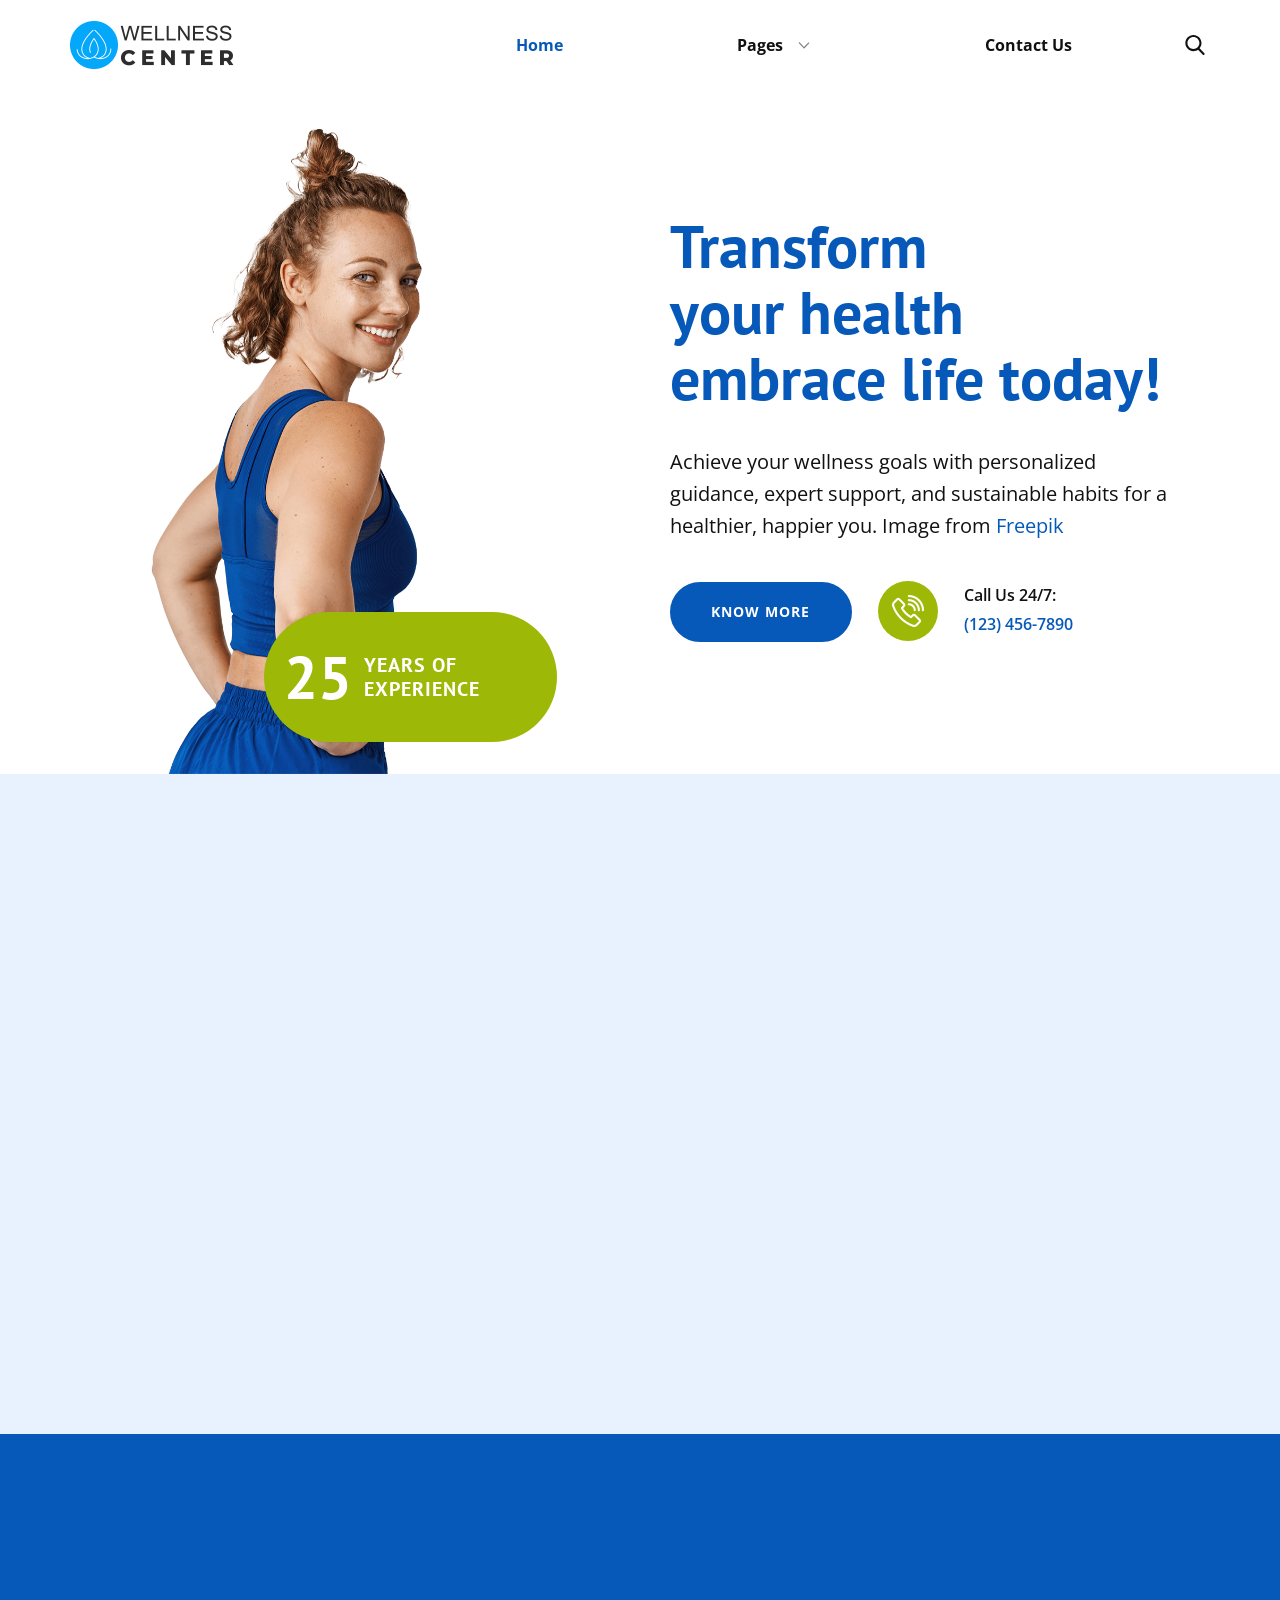
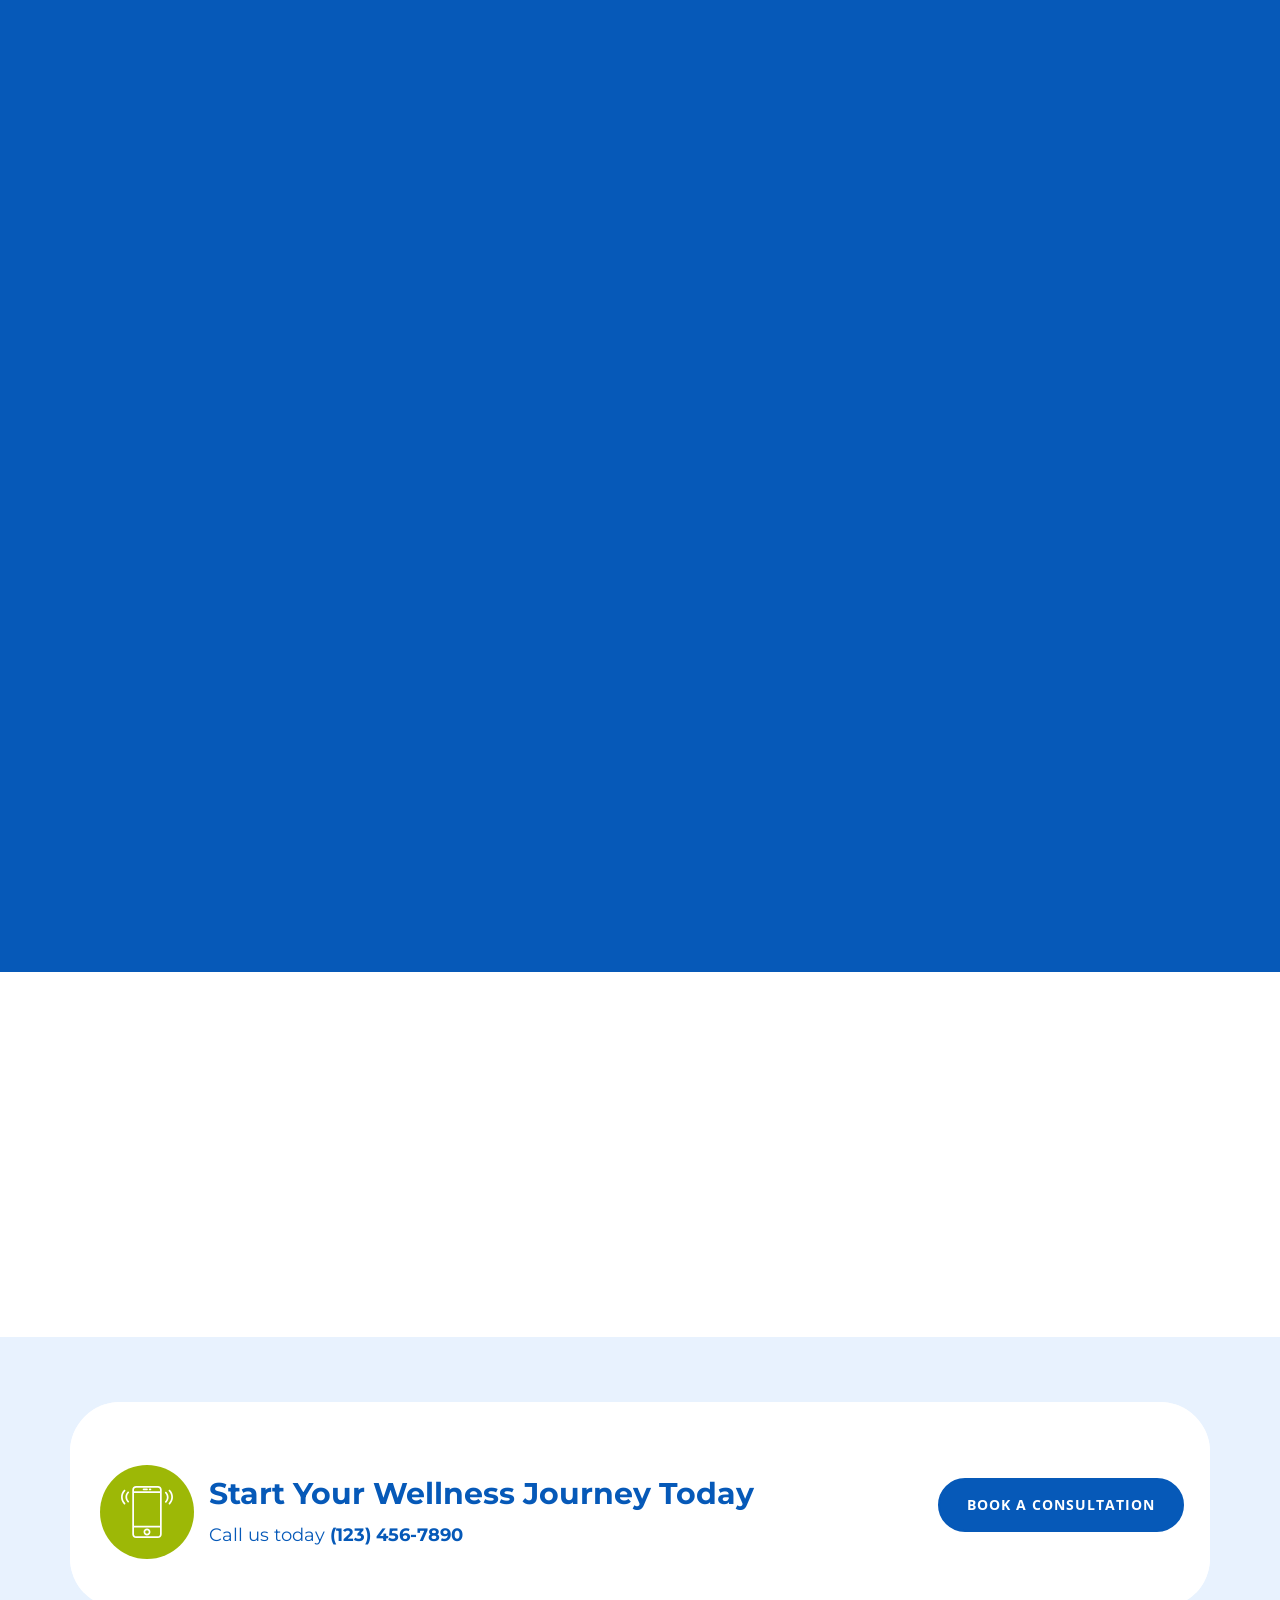
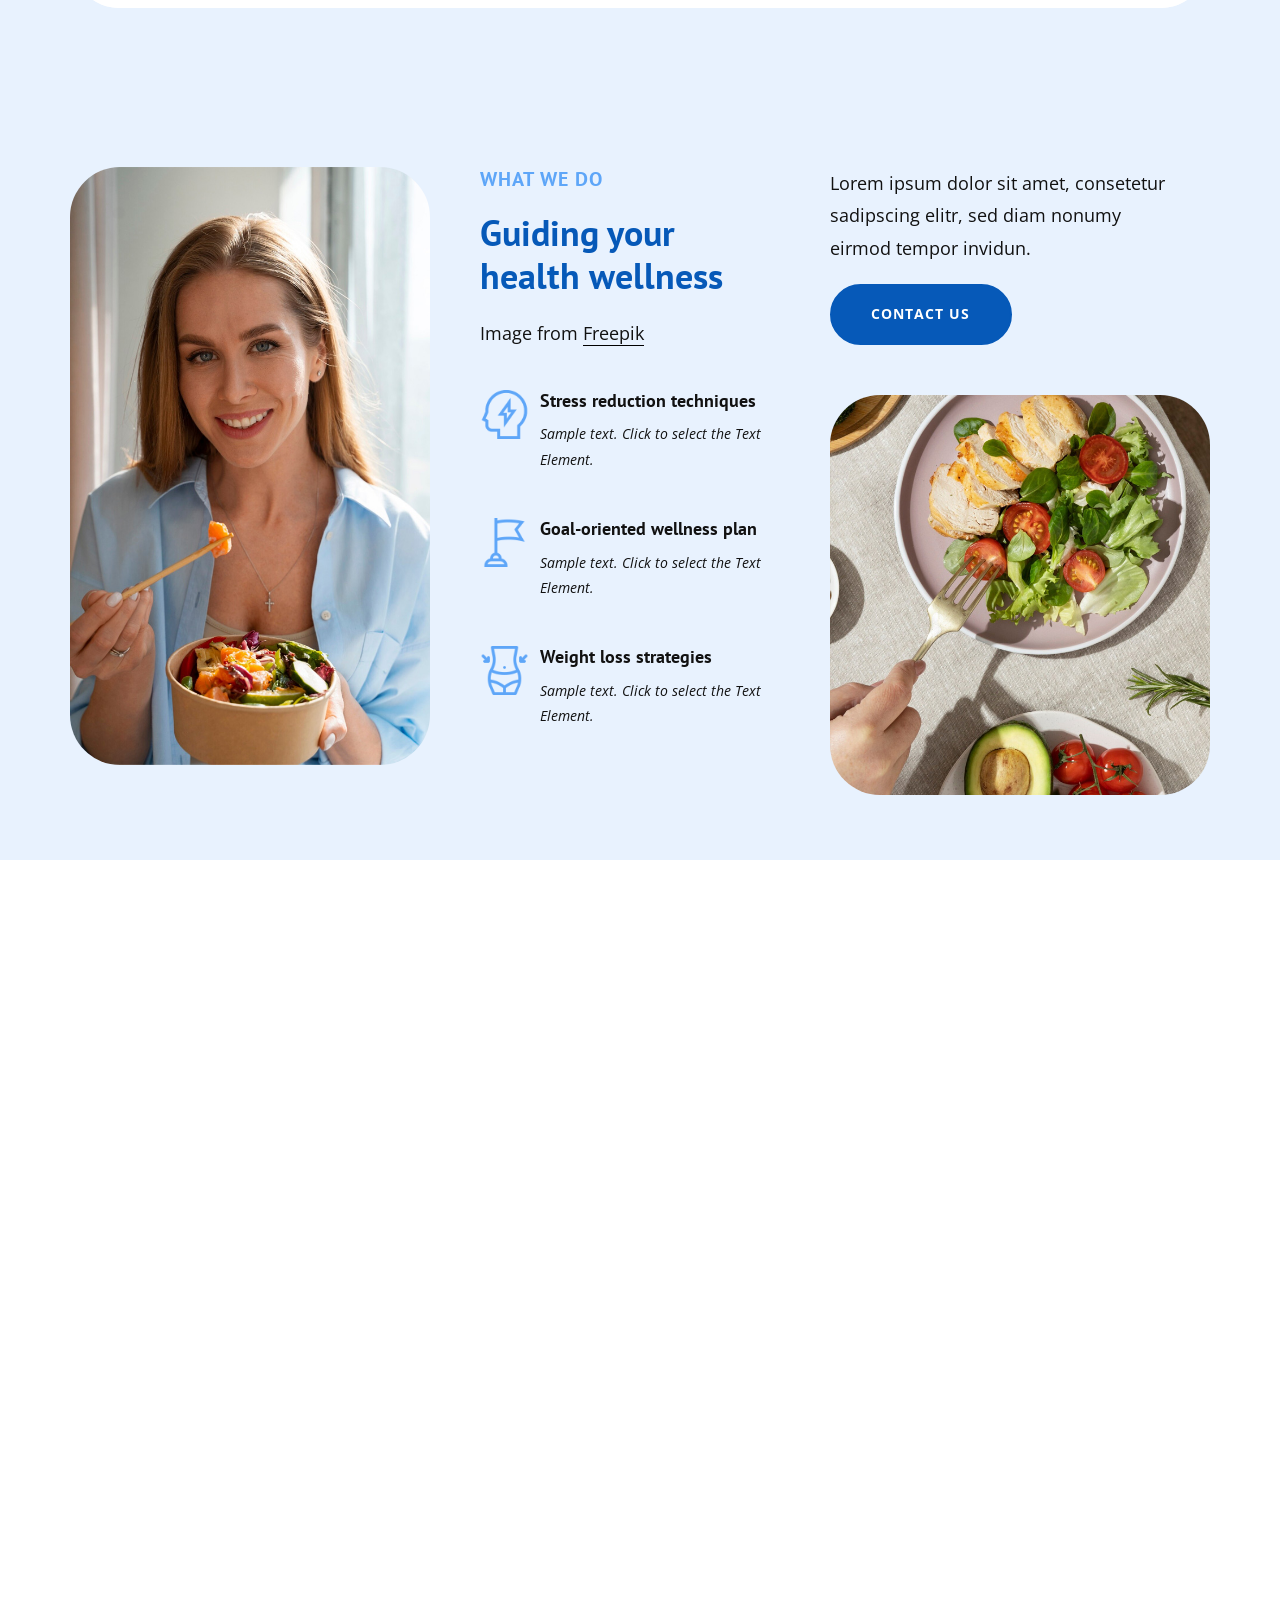
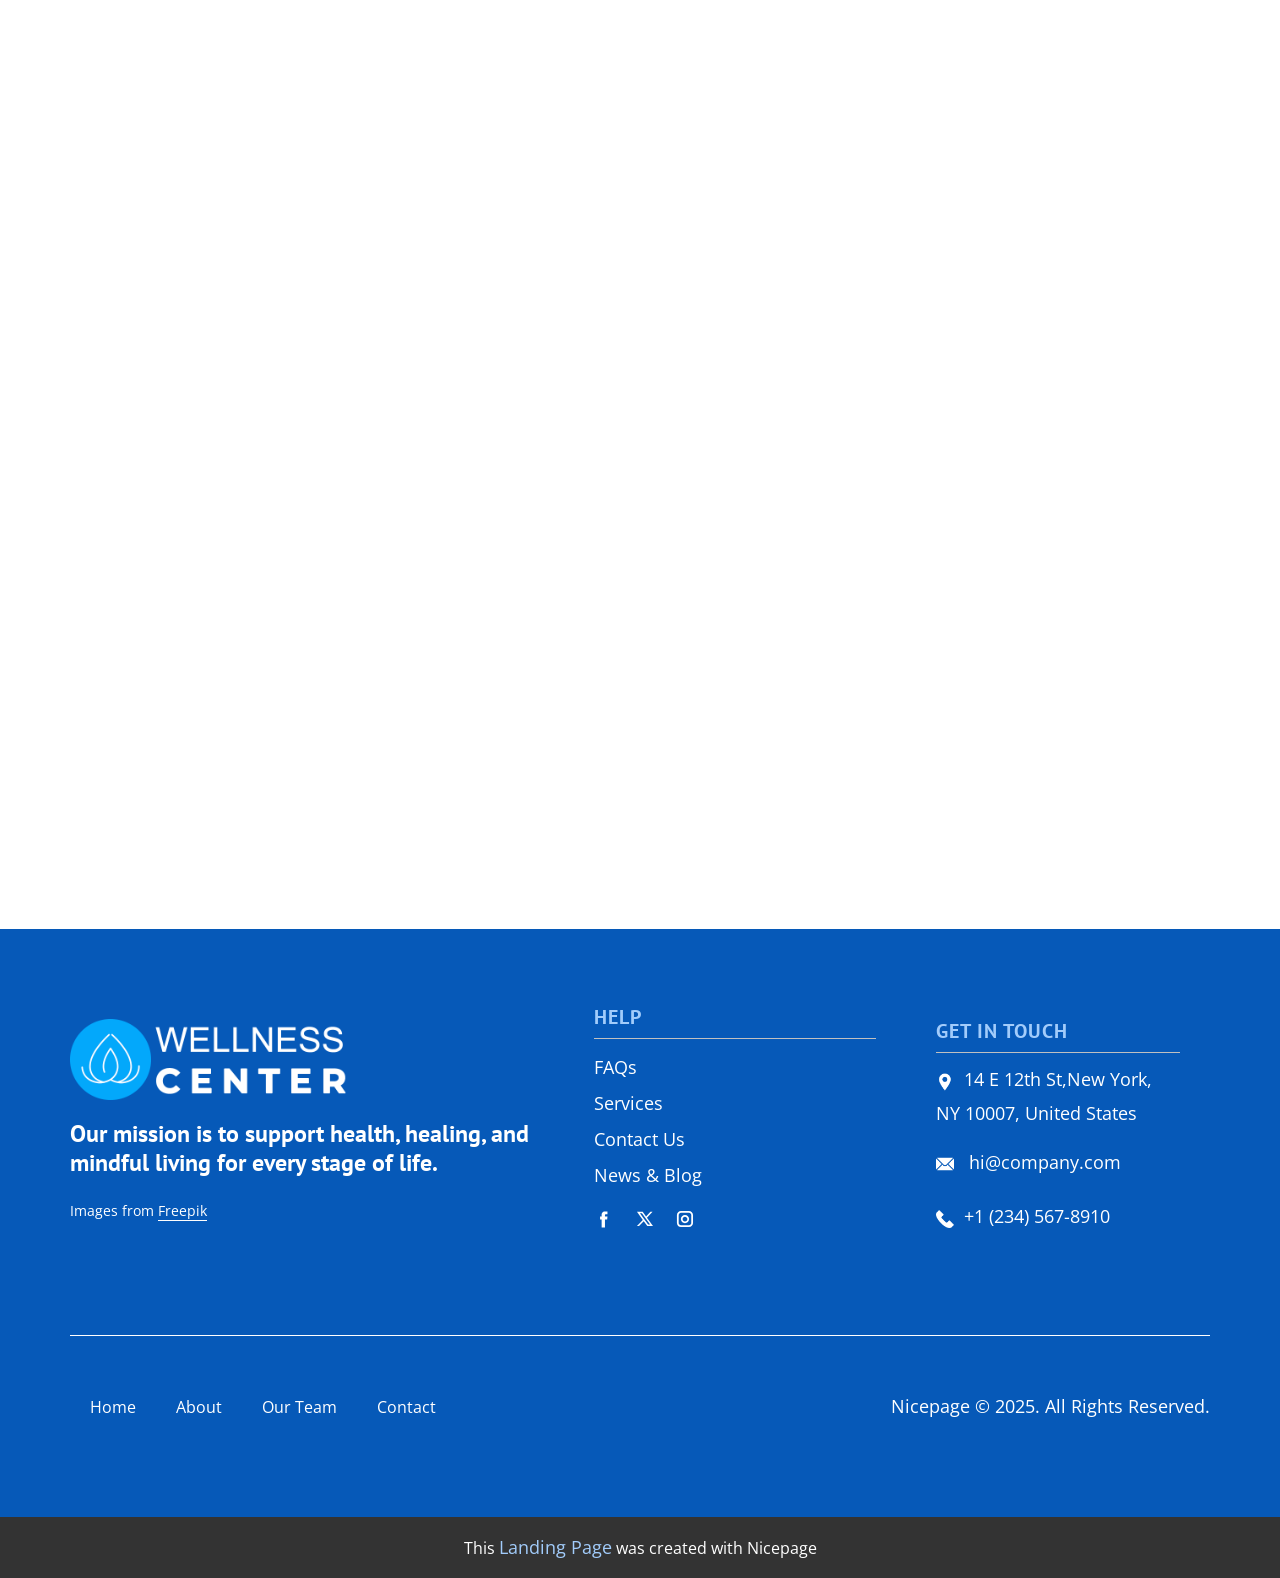
<file: index.html>
<!DOCTYPE html>
<html style="font-size: 16px;" lang="en"><head>
    <meta name="viewport" content="width=device-width, initial-scale=1.0">
    <meta charset="utf-8">
    <meta name="keywords" content="​Transform your&nbsp;health embrace life today!, ​Find Your Harmony and Health, Wellness Center, ​We provide&nbsp;services for you, ​Start Your Wellness Journey Today, ​Our Integrative Approach, ​Wellbeing workshops">
    <meta name="description" content="">
    <title>Home</title>
    <link rel="stylesheet" href="nicepage.css" media="screen">
<link rel="stylesheet" href="index.css" media="screen">
    <script class="u-script" type="text/javascript" src="jquery.js" defer=""></script>
    <script class="u-script" type="text/javascript" src="nicepage.js" defer=""></script>
    <meta name="generator" content="Nicepage 8.4.0, nicepage.com">
    
    
    
    
    
    
    
    
    
    
    <link id="u-page-google-font" rel="stylesheet" href="https://fonts.googleapis.com/css2?display=swap&amp;family=PT+Sans:ital,wght@0,400;0,700;1,400;1,700&amp;family=Open+Sans:ital,wght@0,300;0,400;0,500;0,600;0,700;0,800;1,300;1,400;1,500;1,600;1,700;1,800&amp;family=Montserrat:ital,wght@0,100;0,200;0,300;0,400;0,500;0,600;0,700;0,800;0,900;1,100;1,200;1,300;1,400;1,500;1,600;1,700;1,800;1,900">
    <script type="application/ld+json">{
		"@context": "http://schema.org",
		"@type": "Organization",
		"name": "",
		"logo": "images/logo-black.png",
		"sameAs": [
				"https://facebook.com/name",
				"https://twitter.com/name",
				"https://instagram.com/name"
		]
}</script>
    <meta name="theme-color" content="#0659b8">
    <meta name="twitter:site" content="@">
    <meta name="twitter:card" content="summary_large_image">
    <meta name="twitter:title" content="Home">
    <meta name="twitter:description" content="">
    <meta property="og:title" content="Home">
    <meta property="og:type" content="website">
  <meta data-intl-tel-input-cdn-path="intlTelInput/"></head>
  <body data-home-page="Home.html" data-home-page-title="Home" data-path-to-root="./" data-include-products="false" class="u-body u-clearfix u-xl-mode" data-lang="en"><header class="u-clearfix u-header u-header" id="header"><div class="u-clearfix u-sheet u-valign-middle u-valign-middle-xxl u-sheet-1">
        <a href="#" class="u-image u-logo u-image-1" data-image-width="656" data-image-height="192">
          <img src="images/logo-black.png" class="u-logo-image u-logo-image-1">
        </a>
        <nav class="u-dropdown-icon u-menu u-menu-dropdown u-offcanvas u-menu-1" role="navigation" aria-label="Menu navigation">
          <div class="menu-collapse" style="font-size: 1rem; letter-spacing: 0px; font-weight: 700;">
            <a class="u-button-style u-custom-left-right-menu-spacing u-custom-padding-bottom u-custom-text-hover-color u-custom-top-bottom-menu-spacing u-hamburger-link u-nav-link u-text-active-palette-1-base u-text-hover-palette-2-base" href="#" tabindex="-1" aria-label="Open menu" aria-controls="261f">
              <svg class="u-svg-link" viewBox="0 0 24 24"><use xlink:href="#menu-hamburger"></use></svg>
              <svg class="u-svg-content" version="1.1" id="menu-hamburger" viewBox="0 0 16 16" x="0px" y="0px" xmlns:xlink="http://www.w3.org/1999/xlink" xmlns="http://www.w3.org/2000/svg"><g><rect y="1" width="16" height="2"></rect><rect y="7" width="16" height="2"></rect><rect y="13" width="16" height="2"></rect>
</g></svg>
            </a>
          </div>
          <div class="u-custom-menu u-nav-container">
            <ul class="u-nav u-unstyled u-nav-1" role="menubar"><li role="none" class="u-nav-item"><a role="menuitem" class="u-button-style u-nav-link u-text-active-palette-1-base u-text-hover-palette-1-base u-nav-link-2" href="./">Home</a>
</li><li role="none" class="u-nav-item"><a tabindex="-1" role="menuitem" class="u-button-style u-nav-link u-text-active-palette-1-base u-text-hover-palette-1-base u-nav-link-2" aria-haspopup="true" aria-current="page">Pages</a><div class="u-nav-popup"><ul role="menu" class="u-h-spacing-20 u-nav u-unstyled u-v-spacing-10" aria-label="Pages menu"><li role="none" class="u-nav-item"><a role="menuitem" class="u-active-palette-1-base u-button-style u-grey-5 u-hover-palette-1-base u-nav-link" href="About.html">About Us</a>
</li><li role="none" class="u-nav-item"><a tabindex="-1" role="menuitem" class="u-active-palette-1-base u-button-style u-grey-5 u-hover-palette-1-base u-nav-link" href="#">Our Team</a>
</li><li role="none" class="u-nav-item"><a role="menuitem" class="u-active-palette-1-base u-button-style u-grey-5 u-hover-palette-1-base u-nav-link" href="FAQ-Page.html">FAQ</a>
</li></ul>
</div>
</li><li role="none" class="u-nav-item"><a tabindex="-1" role="menuitem" class="u-button-style u-nav-link u-text-active-palette-1-base u-text-hover-palette-1-base u-nav-link-2" href="#">Contact Us</a>
</li></ul>
          </div>
          <div class="u-custom-menu u-nav-container-collapse" id="261f" role="region" aria-label="Menu panel">
            <div class="u-black u-container-style u-inner-container-layout u-opacity u-opacity-95 u-sidenav">
              <div class="u-inner-container-layout u-sidenav-overflow">
                <div class="u-menu-close" tabindex="-1" aria-label="Close menu"></div>
                <ul class="u-align-center u-nav u-popupmenu-items u-unstyled u-nav-3" role="menubar"><li role="none" class="u-nav-item"><a role="menuitem" class="u-button-style u-nav-link" href="./">Home</a>
</li><li role="none" class="u-nav-item"><a tabindex="-1" role="menuitem" class="u-button-style u-nav-link" aria-haspopup="true" aria-current="page">Pages</a><div class="u-nav-popup"><ul role="menu" class="u-h-spacing-20 u-nav u-unstyled u-v-spacing-10" aria-label="Pages menu"><li role="none" class="u-nav-item"><a role="menuitem" class="u-button-style u-nav-link" href="About.html">About Us</a>
</li><li role="none" class="u-nav-item"><a tabindex="-1" role="menuitem" class="u-button-style u-nav-link" href="#">Our Team</a>
</li><li role="none" class="u-nav-item"><a role="menuitem" class="u-button-style u-nav-link" href="FAQ-Page.html">FAQ</a>
</li></ul>
</div>
</li><li role="none" class="u-nav-item"><a tabindex="-1" role="menuitem" class="u-button-style u-nav-link" href="#">Contact Us</a>
</li></ul>
              </div>
            </div>
            <div class="u-black u-menu-overlay u-opacity u-opacity-70"></div>
          </div>
        </nav>
        <form action="#" class="u-search u-search-layout-icon u-search-left u-search-1" data-search-token="no-license" data-href="search/search.html" data-page-id="474324083">
          <div class="u-search-overlay"></div>
          <button class="u-search-button" type="submit"><span class="u-search-icon u-search-icon-1">
              <svg class="u-svg-link" preserveAspectRatio="xMidYMin slice" viewBox="0 0 56.966 56.966"><use xlink:href="#svg-8e85"></use></svg>
              <svg xmlns="http://www.w3.org/2000/svg" xmlns:xlink="http://www.w3.org/1999/xlink" version="1.1" id="svg-8e85" x="0px" y="0px" viewBox="0 0 56.966 56.966" style="enable-background:new 0 0 56.966 56.966;" xml:space="preserve" class="u-svg-content"><path d="M55.146,51.887L41.588,37.786c3.486-4.144,5.396-9.358,5.396-14.786c0-12.682-10.318-23-23-23s-23,10.318-23,23  s10.318,23,23,23c4.761,0,9.298-1.436,13.177-4.162l13.661,14.208c0.571,0.593,1.339,0.92,2.162,0.92  c0.779,0,1.518-0.297,2.079-0.837C56.255,54.982,56.293,53.08,55.146,51.887z M23.984,6c9.374,0,17,7.626,17,17s-7.626,17-17,17  s-17-7.626-17-17S14.61,6,23.984,6z"></path></svg></span>
          </button>
          <input class="u-search-input" type="search" name="search" value="" placeholder="Search">
        </form>
      </div></header>
    <section class="u-clearfix u-valign-bottom-lg u-valign-bottom-md u-valign-bottom-sm u-valign-bottom-xs u-white u-section-1" id="block-1">
      <div class="u-clearfix u-sheet u-valign-middle u-sheet-1">
        <div class="data-layout-selected u-clearfix u-expanded-width u-layout-wrap u-layout-wrap-1">
          <div class="u-layout">
            <div class="u-layout-row">
              <div class="u-container-align-center-md u-container-align-center-sm u-container-style u-layout-cell u-size-29-lg u-size-30-xl u-size-60-md u-size-60-sm u-size-60-xs u-layout-cell-1">
                <div class="u-container-layout u-valign-bottom-sm u-valign-bottom-xl u-container-layout-1">
                  <img class="u-image u-image-default u-image-1" src="images/althy-sportswoman-turn-back-looking-put-hands-waist-smiling-with-confidence-doing-exercises-sportswear-white-background-min.png" alt="" data-image-width="800" data-image-height="1310" data-animation-name="customAnimationIn" data-animation-duration="1500" data-animation-delay="0">
                  <div class="custom-expanded u-container-align-center u-container-style u-group u-palette-2-base u-radius u-shape-round u-group-1" data-animation-name="customAnimationIn" data-animation-duration="1000" data-animation-delay="500">
                    <div class="u-container-layout u-valign-middle u-container-layout-2">
                      <h3 class="u-align-center u-text u-text-default u-text-1" data-animation-name="counter" data-animation-event="scroll" data-animation-duration="3000">25</h3>
                      <h5 class="u-align-left u-text u-text-body-alt-color u-text-2">Years of Experience</h5>
                    </div>
                  </div>
                </div>
              </div>
              <div class="u-container-align-left-lg u-container-align-left-md u-container-align-left-xl u-container-align-left-xs u-container-style u-layout-cell u-size-30-xl u-size-31-lg u-size-60-md u-size-60-sm u-size-60-xs u-layout-cell-2" data-animation-name="customAnimationIn" data-animation-duration="1500" data-animation-delay="500">
                <div class="u-container-layout u-valign-middle-md u-valign-middle-sm u-valign-middle-xl u-valign-middle-xs u-container-layout-3">
                  <h2 class="u-align-left u-text u-text-3"> Transform your&nbsp;health embrace life today!</h2>
                  <p class="u-align-left u-large-text u-text u-text-variant u-text-4"> Achieve your wellness goals with personalized guidance, expert support, and sustainable habits for a healthier, happier you. Image from <a href="https://www.freepik.com/" class="u-active-none u-border-none u-btn u-button-link u-button-style u-hover-none u-none u-text-palette-1-base u-btn-1">Freepik</a>
                  </p>
                  <a href="" class="u-active-white u-align-left u-border-2 u-border-active-palette-2-base u-border-hover-palette-2-base u-border-palette-1-base u-btn u-btn-round u-button-style u-hover-white u-palette-1-base u-radius u-btn-2">Know More</a>
                  <div class="custom-expanded u-container-align-left u-container-style u-group u-shape-rectangle u-group-2">
                    <div class="u-container-layout u-valign-top-md u-valign-top-sm u-valign-top-xl u-container-layout-4"><span class="u-align-left u-file-icon u-icon u-icon-circle u-palette-2-base u-text-white u-icon-1"><img src="images/327589-e2ced6db.png" alt=""></span>
                      <p class="u-align-left u-text u-text-5">Call Us 24/7:<br>
                        <a href="tel:+12345678910" class="u-active-none u-border-none u-btn u-button-link u-button-style u-hover-none u-none u-text-palette-1-base u-btn-3"> (123) 456-7890</a>
                      </p>
                    </div>
                  </div>
                </div>
              </div>
            </div>
          </div>
        </div>
      </div>
    </section>
    <section class="u-clearfix u-container-align-center u-palette-1-light-3 u-section-2" id="block-2">
      <div class="u-clearfix u-sheet u-valign-middle u-sheet-1">
        <h6 class="u-align-center u-text u-text-default u-text-1" data-animation-name="customAnimationIn" data-animation-duration="700" data-animation-delay="0">What we offer<span style="font-weight: 400;"><span style="font-weight: 700;"><span style="font-weight: 400;"></span></span></span>
        </h6>
        <h2 class="u-align-center u-text u-text-default u-text-2" data-animation-name="customAnimationIn" data-animation-duration="700" data-animation-delay="0"> Find Your Harmony and Health</h2>
        <div class="u-expanded-width u-list u-list-1">
          <div class="u-repeater u-repeater-1">
            <div class="u-container-align-center-sm u-container-align-center-xs u-container-align-left-lg u-container-align-left-md u-container-align-left-xl u-container-style u-list-item u-radius u-repeater-item u-shape-round u-white u-list-item-1" data-animation-name="flipIn" data-animation-duration="1500" data-animation-direction="X" data-animation-delay="500">
              <div class="u-container-layout u-similar-container u-valign-top u-container-layout-1">
                <img class="u-image u-image-contain u-image-default u-opacity u-opacity-80 u-preserve-proportions u-image-1" src="images/shape-5.png" alt="" data-image-width="300" data-image-height="300"><span class="u-align-center-sm u-align-center-xs u-align-left-lg u-align-left-md u-align-left-xl u-file-icon u-icon u-text-palette-1-base u-icon-1"><img src="images/4646037-6ae375c7.png" alt=""></span>
                <h5 class="u-align-center-sm u-align-center-xs u-align-left-lg u-align-left-md u-align-left-xl u-text u-text-3">Meditation</h5>
                <p class="u-align-center-sm u-align-center-xs u-align-left-lg u-align-left-md u-align-left-xl u-text u-text-4"> Ut enim ad minim veniam, quis nostrud exercitation ullamco laboris</p>
                <a href="#" class="u-align-center-sm u-align-center-xs u-align-left-lg u-align-left-md u-align-left-xl u-border-1 u-border-active-grey-50 u-border-hover-grey-50 u-border-no-left u-border-no-right u-border-no-top u-border-palette-1-base u-btn u-button-style u-none u-text-active-grey-50 u-text-body-color u-text-hover-grey-50 u-btn-1" data-animation-name="" data-animation-duration="0" data-animation-delay="0" data-animation-direction="">more</a>
              </div>
            </div>
            <div class="u-container-align-center-sm u-container-align-center-xs u-container-align-left-lg u-container-align-left-md u-container-align-left-xl u-container-style u-list-item u-radius u-repeater-item u-shape-round u-white u-list-item-2" data-animation-name="flipIn" data-animation-duration="1500" data-animation-direction="X" data-animation-delay="500">
              <div class="u-container-layout u-similar-container u-valign-top u-container-layout-2">
                <img class="u-image u-image-contain u-image-default u-opacity u-opacity-80 u-preserve-proportions u-image-2" src="images/shape-3.png" alt="" data-image-width="300" data-image-height="300"><span class="u-align-center-sm u-align-center-xs u-align-left-lg u-align-left-md u-align-left-xl u-file-icon u-icon u-text-palette-1-base u-icon-2"><img src="images/11063994-fa299133.png" alt=""></span>
                <h5 class="u-align-center-sm u-align-center-xs u-align-left-lg u-align-left-md u-align-left-xl u-text u-text-5">Aromatheraphy</h5>
                <p class="u-align-center-sm u-align-center-xs u-align-left-lg u-align-left-md u-align-left-xl u-text u-text-6"> Ut enim ad minim veniam, quis nostrud exercitation ullamco laboris</p>
                <a href="#" class="u-align-center-sm u-align-center-xs u-align-left-lg u-align-left-md u-align-left-xl u-border-1 u-border-active-grey-50 u-border-hover-grey-50 u-border-no-left u-border-no-right u-border-no-top u-border-palette-1-base u-btn u-button-style u-none u-text-active-grey-50 u-text-body-color u-text-hover-grey-50 u-btn-2" data-animation-name="" data-animation-duration="0" data-animation-delay="0" data-animation-direction="">more</a>
              </div>
            </div>
            <div class="u-container-align-center-sm u-container-align-center-xs u-container-align-left-lg u-container-align-left-md u-container-align-left-xl u-container-style u-list-item u-radius u-repeater-item u-shape-round u-white u-list-item-3" data-animation-name="flipIn" data-animation-duration="1500" data-animation-direction="X" data-animation-delay="500">
              <div class="u-container-layout u-similar-container u-valign-top u-container-layout-3">
                <img class="u-image u-image-contain u-image-default u-opacity u-opacity-80 u-preserve-proportions u-image-3" src="images/shape-2.png" alt="" data-image-width="300" data-image-height="300"><span class="u-align-center-sm u-align-center-xs u-align-left-lg u-align-left-md u-align-left-xl u-file-icon u-icon u-text-palette-1-base u-icon-3"><img src="images/4675436-3be33099.png" alt=""></span>
                <h5 class="u-align-center-sm u-align-center-xs u-align-left-lg u-align-left-md u-align-left-xl u-text u-text-7">Massage</h5>
                <p class="u-align-center-sm u-align-center-xs u-align-left-lg u-align-left-md u-align-left-xl u-text u-text-8"> Ut enim ad minim veniam, quis nostrud exercitation ullamco laboris</p>
                <a href="#" class="u-align-center-sm u-align-center-xs u-align-left-lg u-align-left-md u-align-left-xl u-border-1 u-border-active-grey-50 u-border-hover-grey-50 u-border-no-left u-border-no-right u-border-no-top u-border-palette-1-base u-btn u-button-style u-none u-text-active-grey-50 u-text-body-color u-text-hover-grey-50 u-btn-3" data-animation-name="" data-animation-duration="0" data-animation-delay="0" data-animation-direction="">more</a>
              </div>
            </div>
            <div class="u-container-align-center-sm u-container-align-center-xs u-container-align-left-lg u-container-align-left-md u-container-align-left-xl u-container-style u-list-item u-radius u-repeater-item u-shape-round u-white u-list-item-4" data-animation-name="flipIn" data-animation-duration="1500" data-animation-delay="500" data-animation-direction="X">
              <div class="u-container-layout u-similar-container u-valign-top u-container-layout-4">
                <img class="u-image u-image-contain u-image-default u-opacity u-opacity-80 u-preserve-proportions u-image-4" src="images/shape-6.png" alt="" data-image-width="300" data-image-height="300"><span class="u-align-center-sm u-align-center-xs u-align-left-lg u-align-left-md u-align-left-xl u-file-icon u-icon u-text-palette-1-base u-icon-4"><img src="images/6315999-f15aa268.png" alt=""></span>
                <h5 class="u-align-center-sm u-align-center-xs u-align-left-lg u-align-left-md u-align-left-xl u-text u-text-9">Pilates</h5>
                <p class="u-align-center-sm u-align-center-xs u-align-left-lg u-align-left-md u-align-left-xl u-text u-text-10"> Ut enim ad minim veniam, quis nostrud exercitation ullamco laboris</p>
                <a href="#" class="u-align-center-sm u-align-center-xs u-align-left-lg u-align-left-md u-align-left-xl u-border-1 u-border-active-grey-50 u-border-hover-grey-50 u-border-no-left u-border-no-right u-border-no-top u-border-palette-1-base u-btn u-button-style u-none u-text-active-grey-50 u-text-body-color u-text-hover-grey-50 u-btn-4" data-animation-name="" data-animation-duration="0" data-animation-delay="0" data-animation-direction="">more</a>
              </div>
            </div>
          </div>
        </div>
      </div>
    </section>
    <section class="u-clearfix u-container-align-center u-palette-1-base u-section-3" id="block-3">
      <div class="u-clearfix u-sheet u-valign-middle u-sheet-1">
        <div class="data-layout-selected u-clearfix u-expanded-width u-gutter-40 u-layout-wrap u-layout-wrap-1">
          <div class="u-layout">
            <div class="u-layout-row">
              <div class="u-size-30 u-size-60-md">
                <div class="u-layout-col">
                  <div class="u-size-40">
                    <div class="u-layout-row">
                      <div class="u-container-align-left u-container-style u-layout-cell u-size-60 u-layout-cell-1" data-animation-name="customAnimationIn" data-animation-duration="1000" data-animation-delay="0">
                        <div class="u-border-1 u-border-no-left u-border-no-right u-border-no-top u-border-palette-1-light-1 u-container-layout u-valign-top u-container-layout-1">
                          <h2 class="u-align-left u-text u-text-1">Wellness Center</h2>
                          <p class="u-align-left u-text u-text-2"> Some wellness practitioners believe their treatments can promote self-healing by improving the immune system and blood flow around the body, but there is no solid evidence to support this. Image from <a href="https://www.freepik.com/" class="u-active-none u-border-2 u-border-active-palette-1-light-2 u-border-hover-palette-1-light-2 u-border-no-left u-border-no-right u-border-no-top u-border-palette-1-light-2 u-btn u-button-link u-button-style u-hover-none u-none u-text-palette-1-light-2 u-btn-1">Freepik</a>
                          </p>
                        </div>
                      </div>
                    </div>
                  </div>
                  <div class="u-size-20">
                    <div class="u-layout-row">
                      <div class="u-container-align-left u-container-style u-layout-cell u-size-32 u-layout-cell-2" data-animation-name="customAnimationIn" data-animation-duration="1000" data-animation-delay="200">
                        <div class="u-border-2 u-border-no-bottom u-border-no-left u-border-no-top u-border-palette-1-light-1 u-container-layout u-valign-top u-container-layout-2">
                          <p class="u-align-left u-text u-text-default u-text-3">Sample text. Click to select the Text Element.</p>
                          <img class="custom-expanded u-align-left-xs u-image u-image-round u-radius u-image-1" src="images/12.jpg" data-image-width="696" data-image-height="696">
                        </div>
                      </div>
                      <div class="u-container-align-center u-container-style u-layout-cell u-size-28 u-layout-cell-3" data-animation-name="flipIn" data-animation-duration="1000" data-animation-delay="500" data-animation-direction="X">
                        <div class="u-container-layout u-valign-middle u-container-layout-3"><span class="u-align-center u-file-icon u-icon u-text-palette-1-light-2 u-icon-1"><img src="images/2102647-812790b3.png" alt=""></span>
                          <h3 class="u-align-center u-text u-text-4" data-animation-name="counter" data-animation-event="scroll" data-animation-duration="3000">10k</h3>
                          <h5 class="u-align-center u-text u-text-5">happy clients</h5>
                        </div>
                      </div>
                    </div>
                  </div>
                </div>
              </div>
              <div class="u-size-30 u-size-60-md">
                <div class="u-layout-col">
                  <div class="u-container-style u-layout-cell u-size-20 u-layout-cell-4" data-animation-name="customAnimationIn" data-animation-duration="1000" data-animation-delay="200">
                    <div class="u-container-layout u-container-layout-4">
                      <h4 class="u-text u-text-default u-text-6">Working Hours </h4>
                      <p class="u-text u-text-default u-text-7"><span style="font-weight: 700;"> Mon</span> – Fri: 9am to 7pm <br><span style="font-weight: 700;">Saturday:</span> 9am to 5pm <br>S<span style="font-weight: 700;">unday:</span> Closed
                      </p>
                    </div>
                  </div>
                  <div class="u-container-align-left u-container-style u-layout-cell u-size-40 u-layout-cell-5" data-animation-name="customAnimationIn" data-animation-duration="1000" data-animation-delay="500">
                    <div class="u-container-layout u-valign-bottom-lg u-valign-bottom-md u-valign-bottom-sm u-valign-bottom-xs u-valign-middle-xl u-container-layout-5">
                      <img class="u-expanded-width u-image u-image-round u-radius u-image-2" src="images/pilates.jpg" data-image-width="1200" data-image-height="799">
                    </div>
                  </div>
                </div>
              </div>
            </div>
          </div>
        </div>
      </div>
    </section>
    <section class="u-clearfix u-valign-top-lg u-valign-top-md u-section-4" id="block-4">
      
      
      
      
      <div class="custom-expanded u-container-align-center u-container-style u-expanded-width-lg u-expanded-width-xl u-group u-palette-1-base u-group-1">
        <div class="u-container-layout u-valign-top u-container-layout-1">
          <h2 class="u-align-center u-text u-text-body-alt-color u-text-default u-text-1" data-animation-name="fadeIn" data-animation-duration="1000" data-animation-delay="0"> We provide&nbsp;services for you</h2>
        </div>
      </div>
      
      
      
      
      
      
      <div class="u-expanded-width u-list u-list-1">
        <div class="u-repeater u-repeater-1">
          <div class="u-container-align-left-lg u-container-align-left-md u-container-align-left-xl u-container-style u-list-item u-repeater-item u-list-item-1" data-animation-name="customAnimationIn" data-animation-duration="1000" data-animation-delay="500">
            <div class="u-container-layout u-similar-container u-valign-bottom-lg u-valign-top-md u-valign-top-sm u-valign-top-xl u-valign-top-xs u-container-layout-2">
              <img class="u-expanded-width u-hover-feature u-image u-image-round u-radius u-image-1" src="images/11.jpg" alt="" data-image-width="674" data-image-height="1013">
            </div>
          </div>
          <div class="u-container-align-left-lg u-container-align-left-md u-container-align-left-xl u-container-style u-list-item u-repeater-item u-list-item-2" data-animation-name="customAnimationIn" data-animation-duration="1000" data-animation-delay="500">
            <div class="u-container-layout u-similar-container u-valign-bottom-lg u-valign-top-md u-valign-top-sm u-valign-top-xl u-valign-top-xs u-container-layout-3">
              <img class="u-expanded-width u-hover-feature u-image u-image-round u-radius u-image-2" src="images/01.jpg" alt="" data-image-width="800" data-image-height="1200">
            </div>
          </div>
          <div class="u-container-align-left-lg u-container-align-left-md u-container-align-left-xl u-container-style u-list-item u-repeater-item u-list-item-3" data-animation-name="customAnimationIn" data-animation-duration="1000" data-animation-delay="500">
            <div class="u-container-layout u-similar-container u-valign-bottom-lg u-valign-top-md u-valign-top-sm u-valign-top-xl u-valign-top-xs u-container-layout-4">
              <img class="u-expanded-width u-hover-feature u-image u-image-round u-radius u-image-3" src="images/03.jpg" alt="" data-image-width="800" data-image-height="1200">
            </div>
          </div>
          <div class="u-container-align-left-lg u-container-align-left-md u-container-align-left-xl u-container-style u-list-item u-repeater-item u-list-item-4" data-animation-name="customAnimationIn" data-animation-duration="1000" data-animation-delay="500">
            <div class="u-container-layout u-similar-container u-valign-bottom-lg u-valign-top-md u-valign-top-sm u-valign-top-xl u-valign-top-xs u-container-layout-5">
              <img class="u-expanded-width u-hover-feature u-image u-image-round u-radius u-image-4" src="images/02.jpg" alt="" data-image-width="800" data-image-height="1200">
            </div>
          </div>
        </div>
      </div>
      
      
      
      
      
      
      
    </section>
    <section class="u-clearfix u-container-align-center u-palette-1-light-3 u-section-5" id="block-5">
      <div class="u-clearfix u-sheet u-valign-middle u-sheet-1">
        <div class="data-layout-selected u-clearfix u-expanded-width u-layout-wrap u-radius u-white u-layout-wrap-1">
          <div class="u-layout">
            <div class="u-layout-row">
              <div class="u-align-left u-container-align-center-xs u-container-align-left u-container-style u-layout-cell u-radius u-shape-round u-size-39-lg u-size-43-xl u-size-60-md u-size-60-sm u-size-60-xs u-white u-layout-cell-1">
                <div class="u-container-layout u-valign-middle-lg u-valign-middle-md u-valign-middle-sm u-container-layout-1"><span class="u-align-center-xs u-icon u-icon-circle u-palette-2-base u-text-white u-icon-1"><svg class="u-svg-link" preserveAspectRatio="xMidYMin slice" viewBox="0 0 60 60" style=""><use xlink:href="#svg-e7af"></use></svg><svg class="u-svg-content" viewBox="0 0 60 60" x="0px" y="0px" id="svg-e7af" style="enable-background:new 0 0 60 60;"><g><path d="M42.595,0H17.405C14.977,0,13,1.977,13,4.405v51.189C13,58.023,14.977,60,17.405,60h25.189C45.023,60,47,58.023,47,55.595
		V4.405C47,1.977,45.023,0,42.595,0z M15,8h30v38H15V8z M17.405,2h25.189C43.921,2,45,3.079,45,4.405V6H15V4.405
		C15,3.079,16.079,2,17.405,2z M42.595,58H17.405C16.079,58,15,56.921,15,55.595V48h30v7.595C45,56.921,43.921,58,42.595,58z"></path><path d="M30,49c-2.206,0-4,1.794-4,4s1.794,4,4,4s4-1.794,4-4S32.206,49,30,49z M30,55c-1.103,0-2-0.897-2-2s0.897-2,2-2
		s2,0.897,2,2S31.103,55,30,55z"></path><path d="M26,5h4c0.553,0,1-0.447,1-1s-0.447-1-1-1h-4c-0.553,0-1,0.447-1,1S25.447,5,26,5z"></path><path d="M33,5h1c0.553,0,1-0.447,1-1s-0.447-1-1-1h-1c-0.553,0-1,0.447-1,1S32.447,5,33,5z"></path><path d="M56.612,4.569c-0.391-0.391-1.023-0.391-1.414,0s-0.391,1.023,0,1.414c3.736,3.736,3.736,9.815,0,13.552
		c-0.391,0.391-0.391,1.023,0,1.414c0.195,0.195,0.451,0.293,0.707,0.293s0.512-0.098,0.707-0.293
		C61.128,16.434,61.128,9.085,56.612,4.569z"></path><path d="M52.401,6.845c-0.391-0.391-1.023-0.391-1.414,0s-0.391,1.023,0,1.414c1.237,1.237,1.918,2.885,1.918,4.639
		s-0.681,3.401-1.918,4.638c-0.391,0.391-0.391,1.023,0,1.414c0.195,0.195,0.451,0.293,0.707,0.293s0.512-0.098,0.707-0.293
		c1.615-1.614,2.504-3.764,2.504-6.052S54.017,8.459,52.401,6.845z"></path><path d="M4.802,5.983c0.391-0.391,0.391-1.023,0-1.414s-1.023-0.391-1.414,0c-4.516,4.516-4.516,11.864,0,16.38
		c0.195,0.195,0.451,0.293,0.707,0.293s0.512-0.098,0.707-0.293c0.391-0.391,0.391-1.023,0-1.414
		C1.065,15.799,1.065,9.72,4.802,5.983z"></path><path d="M9.013,6.569c-0.391-0.391-1.023-0.391-1.414,0c-1.615,1.614-2.504,3.764-2.504,6.052s0.889,4.438,2.504,6.053
		c0.195,0.195,0.451,0.293,0.707,0.293s0.512-0.098,0.707-0.293c0.391-0.391,0.391-1.023,0-1.414
		c-1.237-1.237-1.918-2.885-1.918-4.639S7.775,9.22,9.013,7.983C9.403,7.593,9.403,6.96,9.013,6.569z"></path>
</g></svg></span>
                  <h2 class="u-align-center-xs u-custom-font u-font-montserrat u-text u-text-1"> Start Your Wellness Journey Today</h2>
                  <h6 class="u-align-center-xs u-custom-font u-font-montserrat u-text u-text-palette-1-dark-1 u-text-2"> Call us today <a href="tel:+12345678910" class="u-active-none u-border-none u-btn u-button-link u-button-style u-hover-none u-none u-text-palette-1-base u-btn-1"> (123) 456-7890</a>
                  </h6>
                </div>
              </div>
              <div class="u-align-center u-container-align-center u-container-align-center-lg u-container-align-center-md u-container-align-center-sm u-container-align-center-xs u-container-style u-layout-cell u-radius u-shape-round u-size-17-xl u-size-21-lg u-size-60-md u-size-60-sm u-size-60-xs u-white u-layout-cell-2">
                <div class="u-container-layout u-valign-middle-lg u-container-layout-2">
                  <a href="#" class="u-active-white u-align-center-lg u-align-center-md u-align-center-sm u-align-center-xs u-align-left-xl u-border-2 u-border-active-palette-2-base u-border-hover-palette-2-base u-border-palette-1-base u-btn u-btn-round u-button-style u-hover-white u-palette-1-base u-radius u-btn-2" data-animation-name="" data-animation-duration="0" data-animation-delay="0" data-animation-direction="">Book a consultation</a>
                </div>
              </div>
            </div>
          </div>
        </div>
      </div>
    </section>
    <section class="u-clearfix u-container-align-center u-palette-1-light-3 u-section-6" id="block-7">
      <div class="u-clearfix u-sheet u-valign-middle u-sheet-1">
        <div class="data-layout-selected u-clearfix u-expanded-width u-layout-wrap u-layout-wrap-1">
          <div class="u-gutter-0 u-layout">
            <div class="u-layout-row">
              <div class="u-size-20 u-size-30-md">
                <div class="u-layout-col">
                  <div class="u-container-align-left u-container-style u-layout-cell u-shape-rectangle u-size-60 u-layout-cell-1">
                    <div class="u-container-layout u-valign-top u-container-layout-1">
                      <img class="u-expanded-width u-image u-image-round u-radius u-image-1" src="images/woman.jpg" data-image-width="700" data-image-height="1058">
                    </div>
                  </div>
                </div>
              </div>
              <div class="u-size-20 u-size-30-md">
                <div class="u-layout-col">
                  <div class="u-align-left u-container-align-left u-container-style u-layout-cell u-shape-rectangle u-size-60 u-layout-cell-2">
                    <div class="u-container-layout u-valign-top-lg u-valign-top-xl u-container-layout-2">
                      <h5 class="u-align-left u-text u-text-default u-text-palette-1-light-1 u-text-1">What We Do</h5>
                      <h3 class="u-align-left u-text u-text-palette-1-base u-text-2"> Guiding your <br>health wellness
                      </h3>
                      <p class="u-align-left u-text u-text-default u-text-3">Image from&nbsp;<a href="https://www.freepik.com/photos/eco" class="u-border-1 u-border-active-palette-2-base u-border-black u-border-hover-palette-2-base u-border-no-left u-border-no-right u-border-no-top u-bottom-left-radius-0 u-bottom-right-radius-0 u-btn u-button-link u-button-style u-none u-radius-0 u-text-body-color u-top-left-radius-0 u-top-right-radius-0 u-btn-1" target="_blank">Freepik</a>
                      </p>
                      <div class="u-expanded-width u-list u-list-1">
                        <div class="u-repeater u-repeater-1">
                          <div class="u-container-style u-list-item u-repeater-item">
                            <div class="u-container-layout u-similar-container u-valign-bottom-lg u-container-layout-3"><span class="u-file-icon u-icon u-text-palette-1-light-1 u-icon-1"><img src="images/6414118-de6c1b3d.png" alt=""></span>
                              <h4 class="u-text u-text-4"> Stress reduction techniques </h4>
                              <p class="u-text u-text-5">Sample text. Click to select the Text Element.</p>
                            </div>
                          </div>
                          <div class="u-container-style u-list-item u-repeater-item">
                            <div class="u-container-layout u-similar-container u-valign-bottom-lg u-container-layout-4"><span class="u-file-icon u-icon u-text-palette-1-light-1 u-icon-2"><img src="images/4127786-16f943fd.png" alt=""></span>
                              <h4 class="u-text u-text-6"> Goal-oriented wellness plan </h4>
                              <p class="u-text u-text-7">Sample text. Click to select the Text Element.</p>
                            </div>
                          </div>
                          <div class="u-container-style u-list-item u-repeater-item">
                            <div class="u-container-layout u-similar-container u-valign-bottom-lg u-container-layout-5"><span class="u-file-icon u-icon u-text-palette-1-light-1 u-icon-3"><img src="images/7206235-699421a7.png" alt=""></span>
                              <h4 class="u-text u-text-8"> Weight loss strategies </h4>
                              <p class="u-text u-text-9">Sample text. Click to select the Text Element.</p>
                            </div>
                          </div>
                        </div>
                      </div>
                    </div>
                  </div>
                </div>
              </div>
              <div class="u-size-20 u-size-60-md">
                <div class="u-layout-col">
                  <div class="u-container-align-left u-container-style u-layout-cell u-shape-rectangle u-size-30 u-layout-cell-3">
                    <div class="u-container-layout u-valign-top u-container-layout-6">
                      <p class="u-align-left u-text u-text-default u-text-10"> Lorem ipsum dolor sit amet, consetetur sadipscing elitr, sed diam nonumy eirmod tempor invidun.</p>
                      <a href="" class="u-active-palette-1-light-3 u-align-left u-border-2 u-border-active-palette-2-base u-border-hover-palette-2-base u-border-palette-1-base u-btn u-btn-round u-button-style u-hover-palette-1-light-3 u-palette-1-base u-radius u-btn-2">Contact Us</a>
                    </div>
                  </div>
                  <div class="u-container-align-left u-container-style u-layout-cell u-shape-rectangle u-size-30 u-layout-cell-4">
                    <div class="u-container-layout u-valign-bottom-sm u-valign-bottom-xl u-valign-bottom-xs u-valign-top-md u-container-layout-7">
                      <img class="u-expanded-width u-image u-image-round u-radius u-image-2" src="images/13.jpg" data-image-width="700" data-image-height="954">
                    </div>
                  </div>
                </div>
              </div>
            </div>
          </div>
        </div>
      </div>
    </section>
    <section class="u-clearfix u-container-align-center u-section-7" id="block-6">
      <div class="u-clearfix u-sheet u-valign-middle u-sheet-1">
        <div class="data-layout-selected u-clearfix u-expanded-width u-layout-wrap u-layout-wrap-1">
          <div class="u-layout">
            <div class="u-layout-row">
              <div class="u-container-align-left u-container-style u-layout-cell u-shape-rectangle u-size-25-lg u-size-25-xl u-size-60-md u-size-60-sm u-size-60-xs u-layout-cell-1" data-animation-name="customAnimationIn" data-animation-duration="1000" data-animation-delay="200">
                <div class="u-border-1 u-border-no-bottom u-border-no-left u-border-no-top u-border-palette-1-light-2 u-container-layout u-valign-middle u-container-layout-1">
                  <h6 class="u-align-left u-text u-text-default u-text-1"> Our treatments</h6>
                  <h2 class="u-align-left u-text u-text-default u-text-2"> Our Integrative Approach</h2>
                  <p class="u-align-left u-text u-text-default u-text-3">We offer a holistic range of services—including Acupuncture, Moxibustion, Non-Insertion Acupuncture, Aromatherapy, Cupping, and more—carefully tailored to your unique need​s. Image from <a href="https://www.freepik.com/" class="u-active-none u-border-none u-btn u-button-link u-button-style u-hover-none u-none u-text-palette-1-base u-btn-1">Freepik</a>
                  </p>
                  <a href="" class="u-active-white u-align-left u-border-2 u-border-active-palette-2-base u-border-hover-palette-2-base u-border-palette-1-base u-btn u-btn-round u-button-style u-hover-white u-palette-1-base u-radius u-btn-2">all healing treatments</a>
                </div>
              </div>
              <div class="u-container-align-center-xs u-container-align-left-lg u-container-align-left-md u-container-align-left-sm u-container-align-left-xl u-container-style u-layout-cell u-size-35-lg u-size-35-xl u-size-60-md u-size-60-sm u-size-60-xs u-layout-cell-2">
                <div class="u-container-layout u-valign-middle u-container-layout-2">
                  <div class="u-expanded-width u-list u-list-1">
                    <div class="u-repeater u-repeater-1">
                      <div class="u-container-align-center u-container-style u-image u-image-round u-list-item u-radius u-repeater-item u-shading u-image-1" data-image-width="1000" data-image-height="665" data-animation-name="customAnimationIn" data-animation-duration="1500" data-animation-delay="500">
                        <div class="u-container-layout u-similar-container u-valign-middle u-container-layout-3">
                          <h4 class="u-align-center u-text u-text-default u-text-4"> Acupuncture</h4>
                        </div>
                      </div>
                      <div class="u-container-align-center u-container-style u-image u-image-round u-list-item u-radius u-repeater-item u-shading u-image-2" data-image-width="1000" data-image-height="665" data-animation-name="customAnimationIn" data-animation-duration="1500" data-animation-delay="500">
                        <div class="u-container-layout u-similar-container u-valign-middle u-container-layout-4">
                          <h4 class="u-align-center u-text u-text-default u-text-5"> Moxibustion</h4>
                        </div>
                      </div>
                      <div class="u-container-align-center u-container-style u-image u-image-round u-list-item u-radius u-repeater-item u-shading u-image-3" data-animation-name="customAnimationIn" data-animation-duration="1500" data-animation-delay="500">
                        <div class="u-container-layout u-similar-container u-valign-middle u-container-layout-5">
                          <h4 class="u-align-center u-text u-text-default u-text-6"> Acupressure</h4>
                        </div>
                      </div>
                      <div class="u-container-align-center u-container-style u-image u-image-round u-list-item u-radius u-repeater-item u-shading u-image-4" data-image-width="1000" data-image-height="665" data-animation-name="customAnimationIn" data-animation-duration="1500" data-animation-delay="500">
                        <div class="u-container-layout u-similar-container u-valign-middle u-container-layout-6">
                          <h4 class="u-align-center u-text u-text-default u-text-7"> Massage</h4>
                        </div>
                      </div>
                      <div class="u-container-align-center u-container-style u-image u-image-round u-list-item u-radius u-repeater-item u-shading u-image-5" data-image-width="1000" data-image-height="665" data-animation-name="customAnimationIn" data-animation-duration="1500" data-animation-delay="500">
                        <div class="u-container-layout u-similar-container u-valign-middle u-container-layout-7">
                          <h4 class="u-align-center u-text u-text-default u-text-8"> Herbal Medicine</h4>
                        </div>
                      </div>
                      <div class="u-container-align-center u-container-style u-image u-image-round u-list-item u-radius u-repeater-item u-shading u-image-6" data-animation-name="customAnimationIn" data-animation-duration="1500" data-animation-delay="500">
                        <div class="u-container-layout u-similar-container u-valign-middle u-container-layout-8">
                          <h4 class="u-align-center u-text u-text-default u-text-9"> Reflexology</h4>
                        </div>
                      </div>
                    </div>
                  </div>
                </div>
              </div>
            </div>
          </div>
        </div>
      </div>
    </section>
    <section class="u-clearfix u-container-align-center-lg u-container-align-center-md u-container-align-center-xl u-container-align-left-sm u-container-align-left-xs u-white u-section-8" id="block-8">
      <div class="u-clearfix u-sheet u-valign-middle-sm u-valign-middle-xl u-valign-middle-xs u-sheet-1">
        <h2 class="u-align-center-lg u-align-center-md u-align-center-xl u-align-left-sm u-align-left-xs u-text u-text-default u-text-1" data-animation-name="customAnimationIn" data-animation-duration="1500" data-animation-delay="0"> Wellbeing workshops</h2>
        <div class="data-layout-selected u-clearfix u-expanded-width u-layout-wrap u-layout-wrap-1">
          <div class="u-layout">
            <div class="u-layout-row">
              <div class="u-container-align-left u-container-style u-layout-cell u-shape-rectangle u-size-27-lg u-size-27-xl u-size-60-md u-size-60-sm u-size-60-xs u-layout-cell-1" data-animation-name="customAnimationIn" data-animation-duration="1500" data-animation-delay="500">
                <div class="u-container-layout u-valign-middle u-container-layout-1">
                  <h4 class="u-align-left u-text u-text-palette-1-base u-text-2"> 1. ​Introduction to Holistic Wellness</h4>
                  <p class="u-align-left u-text u-text-3"> Duis aute irure dolor in reprehenderit in voluptate velit esse cillum dolore eu fugiat nulla pariatur. </p>
                  <h4 class="u-align-left u-text u-text-palette-1-base u-text-4"> 2. ​​​Moxibustion Therapy</h4>
                  <p class="u-align-left u-text u-text-5"> Duis aute irure dolor in reprehenderit in voluptate velit esse cillum dolore eu fugiat nulla pariatur. </p>
                  <h4 class="u-align-left u-text u-text-palette-1-base u-text-6"> 3. ​​Aromatherapy Session</h4>
                  <p class="u-align-left u-text u-text-7"> Duis aute irure dolor in reprehenderit in voluptate velit esse cillum dolore eu fugiat nulla pariatur. </p>
                  <h4 class="u-align-left u-text u-text-palette-1-base u-text-8">4. ​​​Personalized Wellness Plans</h4>
                  <p class="u-align-left u-text u-text-9"> Duis aute irure dolor in reprehenderit in voluptate velit esse cillum dolore eu fugiat nulla pariatur. </p>
                  <p class="u-align-left u-text u-text-10">Image from <a href="https://www.freepik.com" class="u-active-none u-border-1 u-border-active-palette-1-base u-border-black u-border-hover-palette-1-base u-border-no-left u-border-no-right u-border-no-top u-bottom-left-radius-0 u-bottom-right-radius-0 u-btn u-button-link u-button-style u-hover-none u-none u-radius-0 u-text-body-color u-top-left-radius-0 u-top-right-radius-0 u-btn-1" target="_blank">Freepik</a>
                  </p>
                </div>
              </div>
              <div class="u-container-align-left u-container-style u-layout-cell u-shape-rectangle u-size-33-lg u-size-33-xl u-size-60-md u-size-60-sm u-size-60-xs u-layout-cell-2" data-animation-name="customAnimationIn" data-animation-duration="1500" data-animation-delay="500">
                <div class="u-container-layout u-valign-middle-md u-valign-top-lg u-valign-top-sm u-valign-top-xl u-valign-top-xs u-container-layout-2">
                  <img class="u-expanded-width-lg u-expanded-width-sm u-expanded-width-xl u-expanded-width-xs u-image u-image-round u-radius u-image-1" src="images/14.jpg" alt="" data-image-width="1100" data-image-height="1650" data-animation-name="flipIn" data-animation-duration="1500" data-animation-delay="0" data-animation-direction="X">
                </div>
              </div>
            </div>
          </div>
        </div>
      </div>
    </section>
    
    
    
    <footer class="u-align-center-sm u-align-center-xs u-clearfix u-container-align-center u-footer u-palette-1-base" id="footer"><div class="u-clearfix u-sheet u-valign-middle u-sheet-1">
        <div class="data-layout-selected u-clearfix u-expanded-width u-layout-wrap u-layout-wrap-1">
          <div class="u-gutter-0 u-layout">
            <div class="u-layout-row">
              <div class="u-container-align-left u-container-style u-layout-cell u-shape-rectangle u-size-26-lg u-size-26-xl u-size-26-xxl u-size-40-md u-size-40-sm u-size-40-xs u-layout-cell-1">
                <div class="u-container-layout u-valign-top u-container-layout-1">
                  <a href="" class="u-image u-logo u-image-1" data-image-width="656" data-image-height="192">
                    <img src="images/logo-white-1.png" class="u-logo-image u-logo-image-1">
                  </a>
                  <h4 class="u-align-left u-text u-text-default u-text-1"> Our mission is to support health, healing, and mindful living for every stage of life.</h4>
                  <p class="u-align-left u-text u-text-2">Images from <a href="https://www.freepik.com/" class="u-active-none u-border-1 u-border-active-palette-1-base u-border-hover-palette-1-base u-border-no-left u-border-no-right u-border-no-top u-border-white u-btn u-button-link u-button-style u-hover-none u-none u-text-body-alt-color u-btn-1" target="_blank" data-animation-name="" data-animation-duration="0" data-animation-delay="0" data-animation-direction="">Freepik</a>
                  </p>
                </div>
              </div>
              <div class="u-container-style u-layout-cell u-shape-rectangle u-size-18-lg u-size-18-xl u-size-18-xxl u-size-20-md u-size-20-sm u-size-20-xs u-layout-cell-2">
                <div class="u-container-layout u-valign-top u-container-layout-2">
                  <h5 class="u-align-left u-text u-text-3"> Help</h5>
                  <div class="u-align-left u-border-1 u-border-grey-25 u-border-no-bottom u-border-no-left u-expanded-width u-line u-line-horizontal u-line-1"></div>
                  <p class="u-align-left u-text u-text-4">
                    <a href="#" class="u-active-none u-border-1 u-border-active-white u-border-hover-white u-border-no-left u-border-no-right u-border-no-top u-btn u-button-link u-button-style u-hover-none u-none u-text-active-grey-10 u-text-body-alt-color u-text-hover-grey-10 u-btn-2" title="#" data-animation-name="" data-animation-duration="0" data-animation-delay="0" data-animation-direction=""> FAQs</a>
                    <a href="#" class="u-active-none u-border-1 u-border-active-white u-border-hover-white u-border-no-left u-border-no-right u-border-no-top u-btn u-button-link u-button-style u-hover-none u-none u-text-active-grey-10 u-text-body-alt-color u-text-hover-grey-10 u-btn-3" title="#" data-animation-name="" data-animation-duration="0" data-animation-delay="0" data-animation-direction="">
                      <br>Services
                    </a>
                    <br>
                    <a href="#" class="u-active-none u-border-1 u-border-active-white u-border-hover-white u-border-no-left u-border-no-right u-border-no-top u-btn u-button-link u-button-style u-hover-none u-none u-text-active-grey-10 u-text-body-alt-color u-text-hover-grey-10 u-btn-4" title="#" data-animation-name="" data-animation-duration="0" data-animation-delay="0" data-animation-direction=""> Contact Us<br>
                    </a>
                    <a href="#" class="u-active-none u-border-1 u-border-active-white u-border-hover-white u-border-no-left u-border-no-right u-border-no-top u-btn u-button-link u-button-style u-hover-none u-none u-text-active-grey-10 u-text-body-alt-color u-text-hover-grey-10 u-btn-5" data-animation-name="" data-animation-duration="0" data-animation-delay="0" data-animation-direction=""> News &amp; Blog</a>
                    <br>
                  </p>
                  <div class="u-social-icons u-social-icons-1">
                    <a class="u-social-url" title="facebook" target="_blank" href="https://facebook.com/name"><span class="u-icon u-social-facebook u-social-icon u-text-white u-icon-1"><svg class="u-svg-link" preserveAspectRatio="xMidYMin slice" viewBox="0 0 112 112" style=""><use xlink:href="#svg-58df"></use></svg><svg class="u-svg-content" viewBox="0 0 112 112" x="0" y="0" id="svg-58df"><path fill="currentColor" d="M75.5,28.8H65.4c-1.5,0-4,0.9-4,4.3v9.4h13.9l-1.5,15.8H61.4v45.1H42.8V58.3h-8.8V42.4h8.8V32.2
c0-7.4,3.4-18.8,18.8-18.8h13.8v15.4H75.5z"></path></svg></span>
                    </a>
                    <a class="u-social-url" title="twitter" target="_blank" href="https://twitter.com/name"><span class="u-icon u-social-icon u-social-twitter u-text-white u-icon-2"><svg class="u-svg-link" preserveAspectRatio="xMidYMin slice" viewBox="0 0 112.2 112.2" style=""><use xlink:href="#svg-e10a"></use></svg><svg class="u-svg-content" viewBox="0 0 112.2 112.2" x="0px" y="0px" id="svg-e10a"><path d="M67.1,49.1L98.6,16h-12L62,42L43.2,16H11l32.8,45.2L11,96h11.6l26.3-27.7L69.1,96H101L67.1,49.1z M55,61.9l-5.1-7L27.5,24.4
	h11.4l17.3,23.8l5.1,7.1l23.4,32.2H73.8L55,61.9z"></path></svg></span>
                    </a>
                    <a class="u-social-url" title="instagram" target="_blank" href="https://instagram.com/name"><span class="u-icon u-social-icon u-social-instagram u-text-white u-icon-3"><svg class="u-svg-link" preserveAspectRatio="xMidYMin slice" viewBox="0 0 112 112" style=""><use xlink:href="#svg-3bdf"></use></svg><svg class="u-svg-content" viewBox="0 0 112 112" x="0" y="0" id="svg-3bdf"><path fill="currentColor" d="M55.9,32.9c-12.8,0-23.2,10.4-23.2,23.2s10.4,23.2,23.2,23.2s23.2-10.4,23.2-23.2S68.7,32.9,55.9,32.9z
	 M55.9,69.4c-7.4,0-13.3-6-13.3-13.3c-0.1-7.4,6-13.3,13.3-13.3s13.3,6,13.3,13.3C69.3,63.5,63.3,69.4,55.9,69.4z"></path><path fill="currentColor" d="M78.2,11H33.5C21,11,10.8,21.3,10.8,33.7v44.7c0,12.6,10.2,22.8,22.7,22.8h44.7c12.6,0,22.7-10.2,22.7-22.7
	V33.7C100.8,21.1,90.6,11,78.2,11z M91,78.4c0,7.1-5.8,12.8-12.8,12.8H33.5c-7.1,0-12.8-5.8-12.8-12.8V33.7
	c0-7.1,5.8-12.8,12.8-12.8h44.7c7.1,0,12.8,5.8,12.8,12.8V78.4z"></path></svg></span>
                    </a>
                  </div>
                </div>
              </div>
              <div class="u-container-style u-layout-cell u-shape-rectangle u-size-16-lg u-size-16-xl u-size-16-xxl u-size-60-md u-size-60-sm u-size-60-xs u-layout-cell-3">
                <div class="u-container-layout u-valign-top u-container-layout-3">
                  <h5 class="u-align-left u-text u-text-5"> Get In Touch</h5>
                  <div class="u-align-left u-border-1 u-border-grey-25 u-border-no-bottom u-border-no-left u-expanded-width u-line u-line-horizontal u-line-2" data-animation-name="" data-animation-duration="0" data-animation-delay="0" data-animation-direction=""></div>
                  <p class="u-align-left u-text u-text-6"><span class="u-file-icon u-icon u-text-white u-icon-4"><img src="images/1-b26c8bb7.png" alt=""></span>&nbsp;​​​​14 E 12th St,New York, NY 10007, United States
                  </p>
                  <p class="u-align-left u-text u-text-default u-text-7"><span class="u-file-icon u-icon u-text-white u-icon-5"><img src="images/2-a85e65c4.png" alt=""></span>&nbsp; <a href="mailto:hi@car.repair.com" class="u-active-none u-border-1 u-border-active-white u-border-hover-white u-border-no-left u-border-no-right u-border-no-top u-btn u-button-link u-button-style u-hover-none u-none u-text-active-grey-10 u-text-body-alt-color u-text-hover-grey-10 u-btn-6" data-animation-name="" data-animation-duration="0" data-animation-delay="0" data-animation-direction="">hi@company.com</a>
                  </p>
                  <p class="u-align-left u-text u-text-8">
                    <a href="tel:+12345678910" class="u-active-none u-border-1 u-border-active-white u-border-hover-white u-border-no-left u-border-no-right u-border-no-top u-btn u-button-link u-button-style u-hover-none u-none u-text-active-grey-10 u-text-body-alt-color u-text-hover-grey-10 u-btn-7" data-animation-name="" data-animation-duration="0" data-animation-delay="0" data-animation-direction=""><span class="u-file-icon u-icon u-text-white u-icon-6"><img src="images/3-c91f3b92.png" alt=""></span>&nbsp;​+1 (234) 567-8910
                    </a>
                  </p>
                </div>
              </div>
            </div>
          </div>
        </div>
        <div class="u-align-center u-border-1 u-border-white u-expanded-width u-line u-line-horizontal u-line-3"></div>
        <div class="data-layout-selected u-clearfix u-expanded-width u-layout-custom-xs u-layout-wrap u-layout-wrap-2">
          <div class="u-layout">
            <div class="u-layout-row">
              <div class="u-container-style u-layout-cell u-size-14-xs u-size-30-lg u-size-30-xl u-size-30-xxl u-size-60-md u-size-60-sm u-layout-cell-4">
                <div class="u-container-layout u-valign-middle u-container-layout-4">
                  <nav class="u-menu u-menu-dropdown u-offcanvas u-menu-1" data-responsive-from="XS" role="navigation">
                    <div class="menu-collapse">
                      <a class="u-button-style u-hamburger-link u-nav-link" aria-label="Open menu" aria-controls="e226" href="#">
                        <svg class="u-svg-link" viewBox="0 0 24 24"><use xlink:href="#svg-23e0"></use></svg>
                        <svg class="u-svg-content" version="1.1" id="svg-23e0" viewBox="0 0 16 16" x="0px" y="0px" xmlns:xlink="http://www.w3.org/1999/xlink" xmlns="http://www.w3.org/2000/svg"><g><rect y="1" width="16" height="2"></rect><rect y="7" width="16" height="2"></rect><rect y="13" width="16" height="2"></rect>
</g></svg>
                      </a>
                    </div>
                    <div class="u-custom-menu u-nav-container">
                      <ul class="u-nav u-unstyled" role="menubar"><li class="u-nav-item" role="none"><a class="u-button-style u-nav-link" href="#" tabindex="-1" role="menuitem" aria-haspopup="true" aria-expanded="false">Home</a>
</li><li class="u-nav-item" role="none"><a class="u-button-style u-nav-link" href="#" tabindex="-1" role="menuitem">About</a>
</li><li class="u-nav-item" role="none"><a class="u-button-style u-nav-link" href="#" tabindex="-1" role="menuitem">Our Team</a>
</li><li class="u-nav-item" role="none"><a class="u-button-style u-nav-link" href="#" tabindex="-1" role="menuitem">Contact</a>
</li></ul>
                    </div>
                    <div id="e226" role="region" aria-label="Menu panel" class="u-custom-menu u-nav-container-collapse">
                      <div class="u-black u-container-style u-inner-container-layout u-opacity u-opacity-95 u-sidenav">
                        <div class="u-inner-container-layout u-sidenav-overflow">
                          <div class="u-menu-close" aria-label="Close menu"></div>
                          <ul class="u-align-center u-nav u-popupmenu-items u-unstyled u-nav-2"><li class="u-nav-item"><a class="u-button-style u-nav-link" href="#">Home</a>
</li><li class="u-nav-item"><a class="u-button-style u-nav-link" href="#">About</a>
</li><li class="u-nav-item"><a class="u-button-style u-nav-link" href="#">Our Team</a>
</li><li class="u-nav-item"><a class="u-button-style u-nav-link" href="#">Contact</a>
</li></ul>
                        </div>
                      </div>
                      <div class="u-black u-menu-overlay u-opacity u-opacity-70"></div>
                    </div>
                    <style class="menu-style">@media (max-width: 539px) {
                    [data-responsive-from="XS"] .u-nav-container {
                        display: none;
                    }
                    [data-responsive-from="XS"] .menu-collapse {
                        display: block;
                    }
                }</style>
                  </nav>
                </div>
              </div>
              <div class="u-container-align-left-md u-container-align-left-sm u-container-align-left-xs u-container-align-right-lg u-container-align-right-xl u-container-align-right-xxl u-container-style u-layout-cell u-size-30-lg u-size-30-xl u-size-30-xxl u-size-46-xs u-size-60-md u-size-60-sm u-layout-cell-5">
                <div class="u-container-layout u-valign-middle u-container-layout-5">
                  <p class="u-align-left-md u-align-left-sm u-align-left-xs u-align-right-lg u-align-right-xl u-align-right-xxl u-text u-text-default u-text-9">Nicepage © 2025. All Rights Reserved.</p>
                </div>
              </div>
            </div>
          </div>
        </div>
      </div></footer>
    <section class="u-backlink u-clearfix u-grey-80"> This <a href="https://nicepage.com/landing-page">Landing Page</a> was created with Nicepage 
    </section>
  
</body></html>
</file>
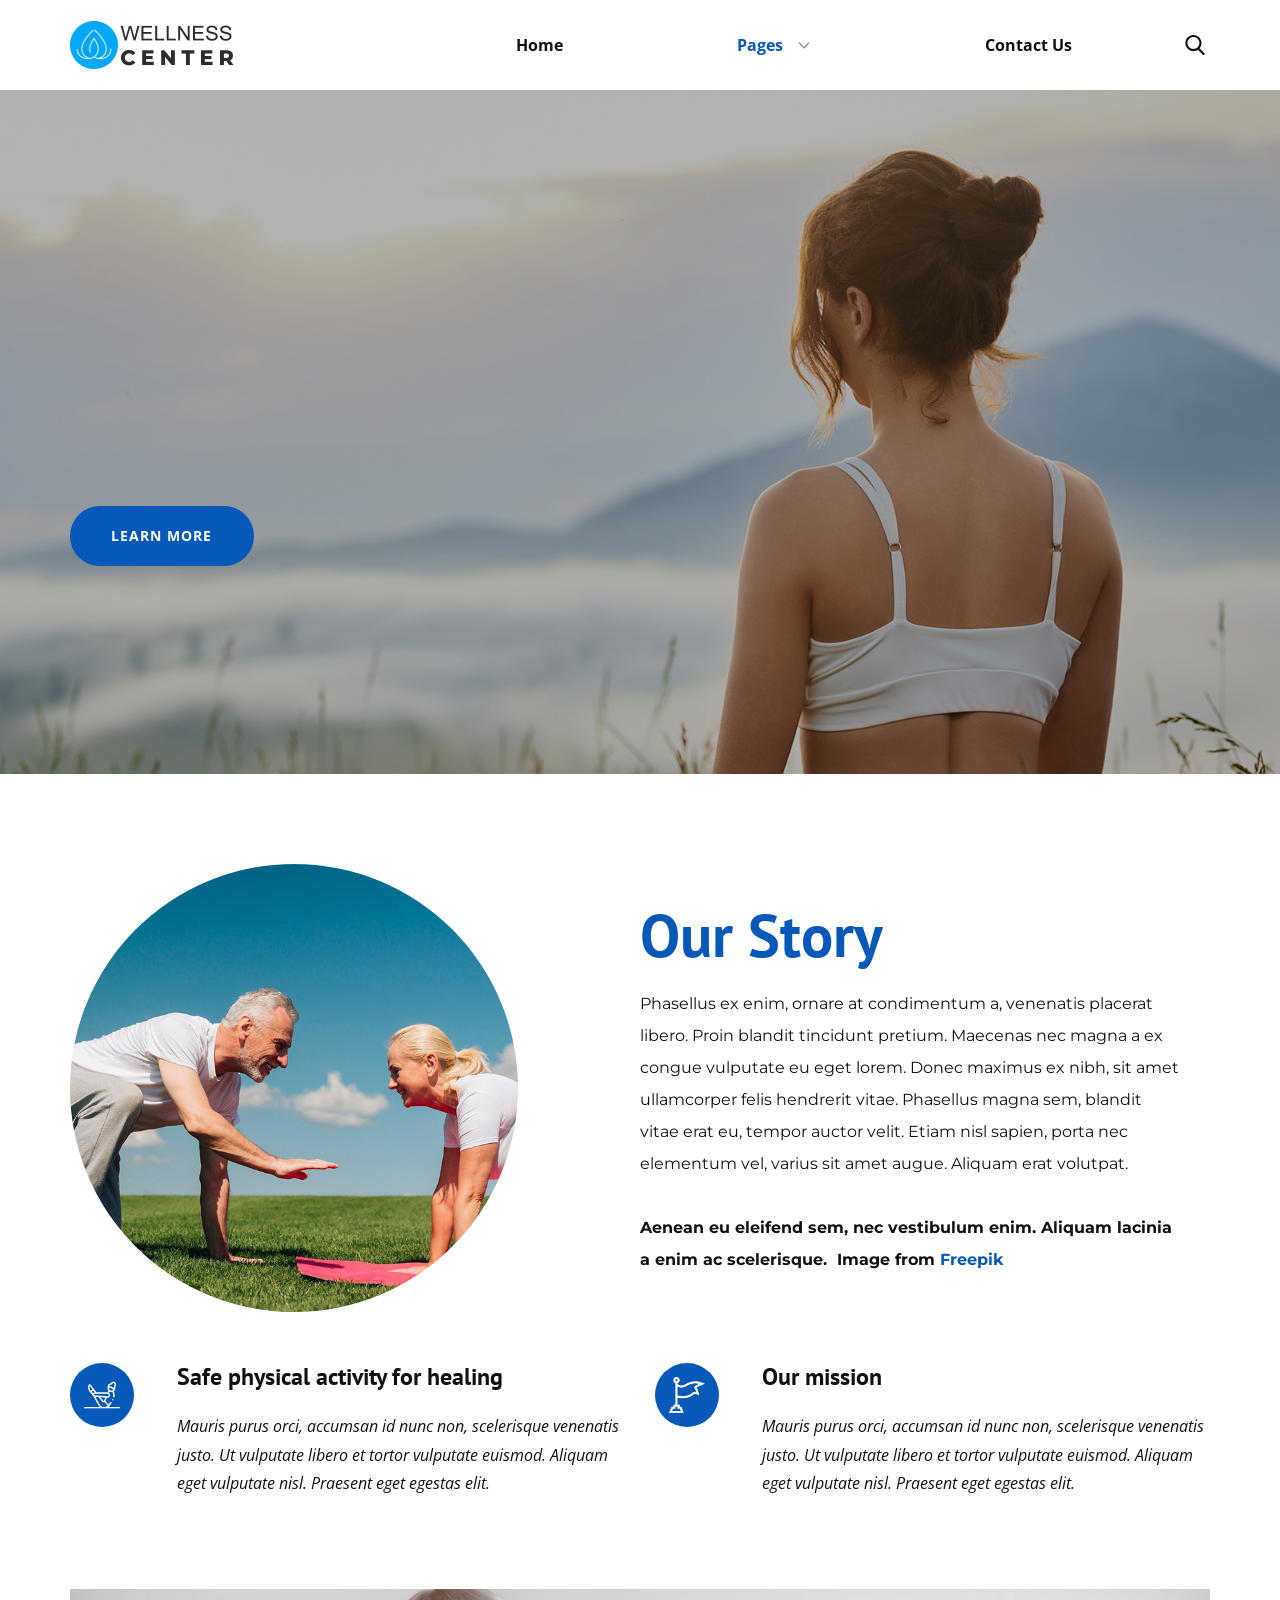
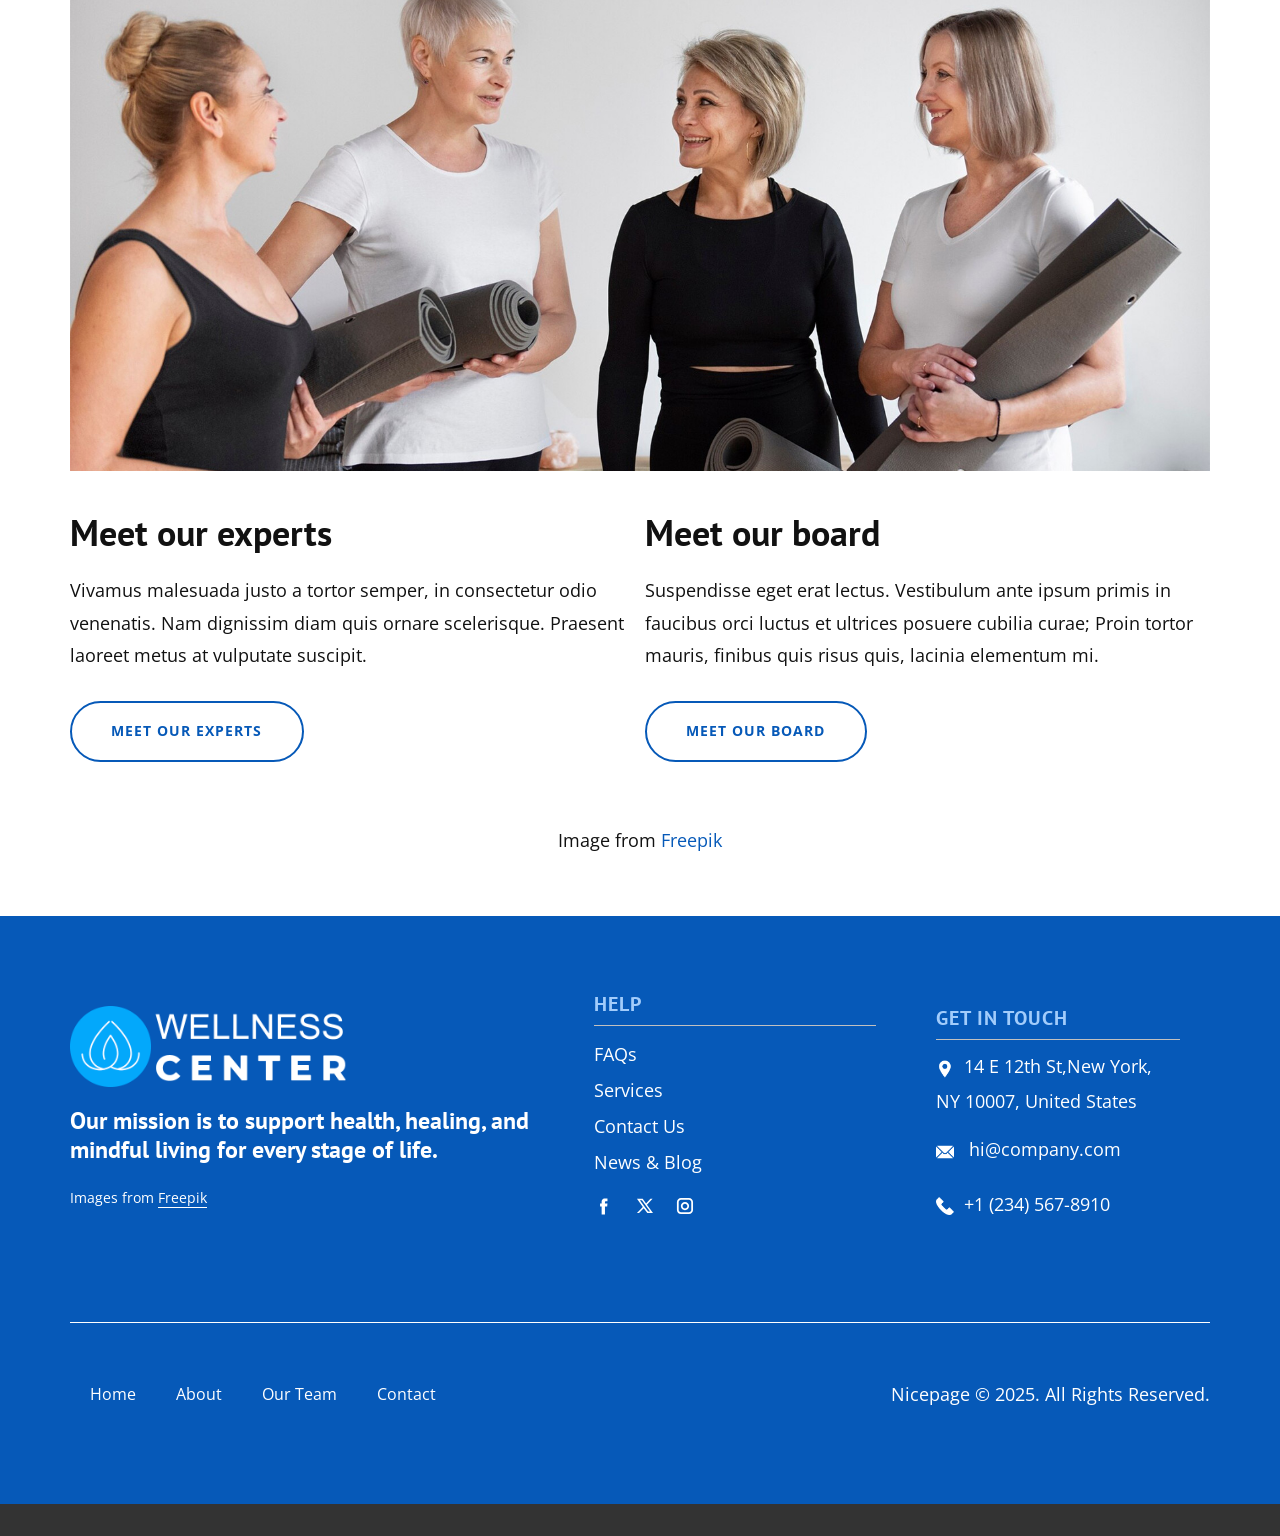
<file: About.html>
<!DOCTYPE html>
<html style="font-size: 16px;" lang="en"><head>
    <meta name="viewport" content="width=device-width, initial-scale=1.0">
    <meta charset="utf-8">
    <meta name="keywords" content="​Energy, Balance &amp;amp; Wellness in One Place, ​Our Story">
    <meta name="description" content="">
    <title>About</title>
    <link rel="stylesheet" href="nicepage.css" media="screen">
<link rel="stylesheet" href="About.css" media="screen">
    <script class="u-script" type="text/javascript" src="jquery.js" defer=""></script>
    <script class="u-script" type="text/javascript" src="nicepage.js" defer=""></script>
    <meta name="generator" content="Nicepage 8.4.0, nicepage.com">
    
    
    
    
    
    <link id="u-page-google-font" rel="stylesheet" href="https://fonts.googleapis.com/css2?display=swap&amp;family=PT+Sans:ital,wght@0,400;0,700;1,400;1,700&amp;family=Open+Sans:ital,wght@0,300;0,400;0,500;0,600;0,700;0,800;1,300;1,400;1,500;1,600;1,700;1,800&amp;family=Montserrat:ital,wght@0,100;0,200;0,300;0,400;0,500;0,600;0,700;0,800;0,900;1,100;1,200;1,300;1,400;1,500;1,600;1,700;1,800;1,900">
    <script type="application/ld+json">{
		"@context": "http://schema.org",
		"@type": "Organization",
		"name": "",
		"logo": "images/logo-black.png",
		"sameAs": [
				"https://facebook.com/name",
				"https://twitter.com/name",
				"https://instagram.com/name"
		]
}</script>
    <meta name="theme-color" content="#0659b8">
    <meta name="twitter:site" content="@">
    <meta name="twitter:card" content="summary_large_image">
    <meta name="twitter:title" content="About">
    <meta name="twitter:description" content="">
    <meta property="og:title" content="About">
    <meta property="og:type" content="website">
  <meta data-intl-tel-input-cdn-path="intlTelInput/"></head>
  <body data-path-to-root="./" data-include-products="false" class="u-body u-clearfix u-xl-mode" data-lang="en"><header class="u-clearfix u-header u-header" id="header"><div class="u-clearfix u-sheet u-valign-middle u-valign-middle-xxl u-sheet-1">
        <a href="#" class="u-image u-logo u-image-1" data-image-width="656" data-image-height="192">
          <img src="images/logo-black.png" class="u-logo-image u-logo-image-1">
        </a>
        <nav class="u-dropdown-icon u-menu u-menu-dropdown u-offcanvas u-menu-1" role="navigation" aria-label="Menu navigation">
          <div class="menu-collapse" style="font-size: 1rem; letter-spacing: 0px; font-weight: 700;">
            <a class="u-button-style u-custom-left-right-menu-spacing u-custom-padding-bottom u-custom-text-hover-color u-custom-top-bottom-menu-spacing u-hamburger-link u-nav-link u-text-active-palette-1-base u-text-hover-palette-2-base" href="#" tabindex="-1" aria-label="Open menu" aria-controls="261f">
              <svg class="u-svg-link" viewBox="0 0 24 24"><use xlink:href="#menu-hamburger"></use></svg>
              <svg class="u-svg-content" version="1.1" id="menu-hamburger" viewBox="0 0 16 16" x="0px" y="0px" xmlns:xlink="http://www.w3.org/1999/xlink" xmlns="http://www.w3.org/2000/svg"><g><rect y="1" width="16" height="2"></rect><rect y="7" width="16" height="2"></rect><rect y="13" width="16" height="2"></rect>
</g></svg>
            </a>
          </div>
          <div class="u-custom-menu u-nav-container">
            <ul class="u-nav u-unstyled u-nav-1" role="menubar"><li role="none" class="u-nav-item"><a role="menuitem" class="u-button-style u-nav-link u-text-active-palette-1-base u-text-hover-palette-1-base u-nav-link-2" href="./">Home</a>
</li><li role="none" class="u-nav-item"><a tabindex="-1" role="menuitem" class="u-button-style u-nav-link u-text-active-palette-1-base u-text-hover-palette-1-base u-nav-link-2" aria-haspopup="true" aria-current="page">Pages</a><div class="u-nav-popup"><ul role="menu" class="u-h-spacing-20 u-nav u-unstyled u-v-spacing-10" aria-label="Pages menu"><li role="none" class="u-nav-item"><a role="menuitem" class="u-active-palette-1-base u-button-style u-grey-5 u-hover-palette-1-base u-nav-link" href="About.html">About Us</a>
</li><li role="none" class="u-nav-item"><a tabindex="-1" role="menuitem" class="u-active-palette-1-base u-button-style u-grey-5 u-hover-palette-1-base u-nav-link" href="#">Our Team</a>
</li><li role="none" class="u-nav-item"><a role="menuitem" class="u-active-palette-1-base u-button-style u-grey-5 u-hover-palette-1-base u-nav-link" href="FAQ-Page.html">FAQ</a>
</li></ul>
</div>
</li><li role="none" class="u-nav-item"><a tabindex="-1" role="menuitem" class="u-button-style u-nav-link u-text-active-palette-1-base u-text-hover-palette-1-base u-nav-link-2" href="#">Contact Us</a>
</li></ul>
          </div>
          <div class="u-custom-menu u-nav-container-collapse" id="261f" role="region" aria-label="Menu panel">
            <div class="u-black u-container-style u-inner-container-layout u-opacity u-opacity-95 u-sidenav">
              <div class="u-inner-container-layout u-sidenav-overflow">
                <div class="u-menu-close" tabindex="-1" aria-label="Close menu"></div>
                <ul class="u-align-center u-nav u-popupmenu-items u-unstyled u-nav-3" role="menubar"><li role="none" class="u-nav-item"><a role="menuitem" class="u-button-style u-nav-link" href="./">Home</a>
</li><li role="none" class="u-nav-item"><a tabindex="-1" role="menuitem" class="u-button-style u-nav-link" aria-haspopup="true" aria-current="page">Pages</a><div class="u-nav-popup"><ul role="menu" class="u-h-spacing-20 u-nav u-unstyled u-v-spacing-10" aria-label="Pages menu"><li role="none" class="u-nav-item"><a role="menuitem" class="u-button-style u-nav-link" href="About.html">About Us</a>
</li><li role="none" class="u-nav-item"><a tabindex="-1" role="menuitem" class="u-button-style u-nav-link" href="#">Our Team</a>
</li><li role="none" class="u-nav-item"><a role="menuitem" class="u-button-style u-nav-link" href="FAQ-Page.html">FAQ</a>
</li></ul>
</div>
</li><li role="none" class="u-nav-item"><a tabindex="-1" role="menuitem" class="u-button-style u-nav-link" href="#">Contact Us</a>
</li></ul>
              </div>
            </div>
            <div class="u-black u-menu-overlay u-opacity u-opacity-70"></div>
          </div>
        </nav>
        <form action="#" class="u-search u-search-layout-icon u-search-left u-search-1" data-search-token="no-license" data-href="search/search.html" data-page-id="474324083">
          <div class="u-search-overlay"></div>
          <button class="u-search-button" type="submit"><span class="u-search-icon u-search-icon-1">
              <svg class="u-svg-link" preserveAspectRatio="xMidYMin slice" viewBox="0 0 56.966 56.966"><use xlink:href="#svg-8e85"></use></svg>
              <svg xmlns="http://www.w3.org/2000/svg" xmlns:xlink="http://www.w3.org/1999/xlink" version="1.1" id="svg-8e85" x="0px" y="0px" viewBox="0 0 56.966 56.966" style="enable-background:new 0 0 56.966 56.966;" xml:space="preserve" class="u-svg-content"><path d="M55.146,51.887L41.588,37.786c3.486-4.144,5.396-9.358,5.396-14.786c0-12.682-10.318-23-23-23s-23,10.318-23,23  s10.318,23,23,23c4.761,0,9.298-1.436,13.177-4.162l13.661,14.208c0.571,0.593,1.339,0.92,2.162,0.92  c0.779,0,1.518-0.297,2.079-0.837C56.255,54.982,56.293,53.08,55.146,51.887z M23.984,6c9.374,0,17,7.626,17,17s-7.626,17-17,17  s-17-7.626-17-17S14.61,6,23.984,6z"></path></svg></span>
          </button>
          <input class="u-search-input" type="search" name="search" value="" placeholder="Search">
        </form>
      </div></header>
    <section class="skrollable skrollable-between u-align-center u-clearfix u-image u-shading u-section-1" src="" data-image-width="1980" data-image-height="857" id="block-1">
      <div class="u-clearfix u-sheet u-valign-middle u-sheet-1">
        <h1 class="u-align-left u-text u-text-1" data-animation-name="customAnimationIn" data-animation-duration="1500"> Energy, Balance &amp; Wellness in One Place</h1>
        <p class="u-align-left u-large-text u-text u-text-variant u-text-2" data-animation-name="customAnimationIn" data-animation-duration="1500" data-animation-delay="250"> Your journey to health and wellbeing starts here.&nbsp;Praesent mattis, lorem ac tempor mollis, arcu velit bibendum neque, nec suscipit leo nulla imperdiet velit.</p>
        <a href="" class="u-active-palette-2-base u-align-left u-border-2 u-border-active-palette-2-base u-border-hover-palette-2-base u-border-palette-1-base u-btn u-btn-round u-button-style u-hover-palette-2-base u-palette-1-base u-radius u-btn-1">learn more</a>
        <p class="u-align-left u-text u-text-default u-text-3" data-animation-name="customAnimationIn" data-animation-duration="1500" data-animation-delay="500">Image from&nbsp;<a href="https://www.freepik.com" class="u-active-none u-border-1 u-border-active-palette-1-light-2 u-border-hover-palette-1-light-2 u-border-no-left u-border-no-right u-border-no-top u-border-white u-bottom-left-radius-0 u-bottom-right-radius-0 u-btn u-button-link u-button-style u-hover-none u-none u-radius-0 u-text-body-alt-color u-top-left-radius-0 u-top-right-radius-0 u-btn-2" target="_blank">Freepik</a>
        </p>
      </div>
      <style data-mode="XXL">@media (max-width: 0px) {
   .u-section-1 {
    background-image: linear-gradient(0deg, rgba(0, 0, 0, 0.3), rgba(0, 0, 0, 0.3)), url('images/smart-pensive-redhead-hipster-with-full-beard-glasses-dressed-casual-clothes-poses-with-hand-chin-studio-isolated-dark-background5-min.jpg');
    background-position: 50% 50%;
  }
  .u-section-1 .u-sheet-1 {
    min-height: 792px;
  }
  .u-section-1 .u-text-1 {
    text-shadow: 2px 2px 8px rgba(0,0,0,0.4);
    --animation-custom_in-translate_x: 300px;
    --animation-custom_in-translate_y: 0px;
    --animation-custom_in-opacity: 0;
    --animation-custom_in-rotate: 0deg;
    --animation-custom_in-scale: 0.3;
    font-size: 5.625rem;
    text-transform: uppercase;
    font-weight: 700;
    margin-top: 60px;
    margin-right: 525px;
    margin-bottom: 0;
    margin-left: 0;
  }
  .u-section-1 .u-text-2 {
    text-shadow: 2px 2px 8px rgba(0,0,0,0.4);
    --animation-custom_in-translate_x: 300px;
    --animation-custom_in-translate_y: 0px;
    --animation-custom_in-opacity: 0;
    --animation-custom_in-rotate: 0deg;
    --animation-custom_in-scale: 0.3;
    margin-top: 30px;
    margin-right: 525px;
    margin-bottom: 0;
    margin-left: 0;
  }
  .u-block-deeb-10 {
    text-transform: uppercase;
    font-weight: 700;
    letter-spacing: 2px;
    font-size: 1rem;
    background-image: none;
    --animation-custom_in-translate_x: 300px;
    --animation-custom_in-translate_y: 0px;
    --animation-custom_in-opacity: 0;
    --animation-custom_in-rotate: 0deg;
    --animation-custom_in-scale: 1;
    margin-top: 45px;
    margin-right: auto;
    margin-bottom: 0;
    margin-left: 0;
    padding-top: 18px;
    padding-right: 42px;
    padding-bottom: 18px;
    padding-left: 41px;
  }
  .u-section-1 .u-text-3 {
    --animation-custom_in-translate_x: 300px;
    --animation-custom_in-translate_y: 0px;
    --animation-custom_in-opacity: 0;
    --animation-custom_in-rotate: 0deg;
    --animation-custom_in-scale: 0.3;
    margin-top: 45px;
    margin-right: auto;
    margin-bottom: 60px;
    margin-left: 0;
  }
  .u-section-1 .u-btn-2 {
    background-image: none;
    border-style: solid;
    margin-left: auto;
    padding-top: 0;
    padding-bottom: 0;
    padding-left: 0;
    padding-right: 0;
  }
}</style>
    </section>
    <section class="u-align-left u-clearfix u-container-align-left u-section-2" id="block-2">
      <div class="u-clearfix u-sheet u-valign-middle u-sheet-1">
        <div class="data-layout-selected u-clearfix u-expanded-width u-layout-wrap u-layout-wrap-1">
          <div class="u-layout">
            <div class="u-layout-row">
              <div class="u-align-left u-container-align-left u-container-style u-layout-cell u-size-30-lg u-size-30-xl u-size-60-md u-size-60-sm u-size-60-xs u-layout-cell-1">
                <div class="u-container-layout u-valign-top u-container-layout-1">
                  <div class="u-image u-image-circle u-image-1" alt="" data-image-width="800" data-image-height="695"></div>
                </div>
              </div>
              <div class="u-align-left u-container-align-left u-container-style u-layout-cell u-size-30-lg u-size-30-xl u-size-60-md u-size-60-sm u-size-60-xs u-layout-cell-2">
                <div class="u-container-layout u-valign-middle u-container-layout-2">
                  <h2 class="u-text u-text-default u-text-1"> Our Story</h2>
                  <p class="u-custom-font u-font-montserrat u-text u-text-2"> Phasellus ex enim, ornare at condimentum a, venenatis placerat libero. Proin blandit tincidunt pretium. Maecenas nec magna a ex congue vulputate eu eget lorem. Donec maximus ex nibh, sit amet ullamcorper felis hendrerit vitae. Phasellus magna sem, blandit vitae erat eu, tempor auctor velit. Etiam nisl sapien, porta nec elementum vel, varius sit amet augue. Aliquam erat volutpat.<br>
                    <br><span style="font-weight: 700;">Aenean eu eleifend sem, nec vestibulum enim. Aliquam lacinia a enim ac scelerisque.&nbsp; Image from <a href="https://www.freepik.com/" class="u-active-none u-border-none u-btn u-button-link u-button-style u-hover-none u-none u-text-palette-1-base u-btn-1">Freepik</a></span>
                  </p>
                </div>
              </div>
            </div>
          </div>
        </div>
        <div class="u-expanded-width u-list u-list-1">
          <div class="u-repeater u-repeater-1">
            <div class="u-align-left u-container-align-left u-container-style u-list-item u-repeater-item">
              <div class="u-container-layout u-similar-container u-valign-top u-container-layout-3"><span class="u-file-icon u-icon u-icon-circle u-palette-1-base u-text-white u-icon-1"><img src="images/2983018-621e9187.png" alt=""></span>
                <h4 class="u-text u-text-3"> Safe physical activity for healing</h4>
                <p class="u-text u-text-4"> Mauris purus orci, accumsan id nunc non, scelerisque venenatis justo. Ut vulputate libero et tortor vulputate euismod. Aliquam eget vulputate nisl. Praesent eget egestas elit.</p>
              </div>
            </div>
            <div class="u-align-left u-container-align-left u-container-style u-list-item u-repeater-item">
              <div class="u-container-layout u-similar-container u-valign-top u-container-layout-4"><span class="u-file-icon u-icon u-icon-circle u-palette-1-base u-text-white u-icon-2"><img src="images/3173732-7a583aef.png" alt=""></span>
                <h4 class="u-text u-text-5"> Our mission</h4>
                <p class="u-text u-text-6"> Mauris purus orci, accumsan id nunc non, scelerisque venenatis justo. Ut vulputate libero et tortor vulputate euismod. Aliquam eget vulputate nisl. Praesent eget egestas elit.</p>
              </div>
            </div>
          </div>
        </div>
      </div>
    </section>
    <section class="u-clearfix u-container-align-center u-section-3" id="block-3">
      <div class="u-clearfix u-sheet u-sheet-1">
        <img class="u-expanded-width u-image u-image-default u-image-1" src="images/our-team.jpg" alt="" data-image-width="1700" data-image-height="1056">
        <div class="u-expanded-width u-list u-list-1">
          <div class="u-repeater u-repeater-1">
            <div class="u-container-align-left u-container-style u-list-item u-repeater-item">
              <div class="u-container-layout u-similar-container u-valign-top u-container-layout-1">
                <h3 class="u-align-left u-text u-text-default u-text-1"> Meet our experts</h3>
                <p class="u-align-left u-text u-text-default u-text-2"> Vivamus malesuada justo a tortor semper, in consectetur odio venenatis. Nam dignissim diam quis ornare scelerisque. Praesent laoreet metus at vulputate suscipit.</p>
                <a href="" class="u-active-palette-2-base u-align-left u-border-2 u-border-active-palette-2-base u-border-hover-palette-2-base u-border-palette-1-base u-btn u-btn-round u-button-style u-hover-palette-2-base u-none u-radius u-btn-1"> Meet our experts</a>
              </div>
            </div>
            <div class="u-container-align-left u-container-style u-list-item u-repeater-item">
              <div class="u-container-layout u-similar-container u-valign-top u-container-layout-2">
                <h3 class="u-align-left u-text u-text-default u-text-3"> Meet our board</h3>
                <p class="u-align-left u-text u-text-default u-text-4"> Suspendisse eget erat lectus. Vestibulum ante ipsum primis in faucibus orci luctus et ultrices posuere cubilia curae; Proin tortor mauris, finibus quis risus quis, lacinia elementum mi.</p>
                <a href="" class="u-active-palette-2-base u-align-left u-border-2 u-border-active-palette-2-base u-border-hover-palette-2-base u-border-palette-1-base u-btn u-btn-round u-button-style u-hover-palette-2-base u-none u-radius u-btn-2"> Meet our board</a>
              </div>
            </div>
          </div>
        </div>
        <p class="u-align-center u-text u-text-default u-text-5">Image from <a href="https://www.freepik.com/" class="u-active-none u-border-none u-btn u-button-link u-button-style u-hover-none u-none u-text-palette-1-base u-btn-3">Freepik</a>
        </p>
      </div>
    </section>
    
    
    
    <footer class="u-align-center-sm u-align-center-xs u-clearfix u-container-align-center u-footer u-palette-1-base" id="footer"><div class="u-clearfix u-sheet u-valign-middle u-sheet-1">
        <div class="data-layout-selected u-clearfix u-expanded-width u-layout-wrap u-layout-wrap-1">
          <div class="u-gutter-0 u-layout">
            <div class="u-layout-row">
              <div class="u-container-align-left u-container-style u-layout-cell u-shape-rectangle u-size-26-lg u-size-26-xl u-size-26-xxl u-size-40-md u-size-40-sm u-size-40-xs u-layout-cell-1">
                <div class="u-container-layout u-valign-top u-container-layout-1">
                  <a href="" class="u-image u-logo u-image-1" data-image-width="656" data-image-height="192">
                    <img src="images/logo-white-1.png" class="u-logo-image u-logo-image-1">
                  </a>
                  <h4 class="u-align-left u-text u-text-default u-text-1"> Our mission is to support health, healing, and mindful living for every stage of life.</h4>
                  <p class="u-align-left u-text u-text-2">Images from <a href="https://www.freepik.com/" class="u-active-none u-border-1 u-border-active-palette-1-base u-border-hover-palette-1-base u-border-no-left u-border-no-right u-border-no-top u-border-white u-btn u-button-link u-button-style u-hover-none u-none u-text-body-alt-color u-btn-1" target="_blank" data-animation-name="" data-animation-duration="0" data-animation-delay="0" data-animation-direction="">Freepik</a>
                  </p>
                </div>
              </div>
              <div class="u-container-style u-layout-cell u-shape-rectangle u-size-18-lg u-size-18-xl u-size-18-xxl u-size-20-md u-size-20-sm u-size-20-xs u-layout-cell-2">
                <div class="u-container-layout u-valign-top u-container-layout-2">
                  <h5 class="u-align-left u-text u-text-3"> Help</h5>
                  <div class="u-align-left u-border-1 u-border-grey-25 u-border-no-bottom u-border-no-left u-expanded-width u-line u-line-horizontal u-line-1"></div>
                  <p class="u-align-left u-text u-text-4">
                    <a href="#" class="u-active-none u-border-1 u-border-active-white u-border-hover-white u-border-no-left u-border-no-right u-border-no-top u-btn u-button-link u-button-style u-hover-none u-none u-text-active-grey-10 u-text-body-alt-color u-text-hover-grey-10 u-btn-2" title="#" data-animation-name="" data-animation-duration="0" data-animation-delay="0" data-animation-direction=""> FAQs</a>
                    <a href="#" class="u-active-none u-border-1 u-border-active-white u-border-hover-white u-border-no-left u-border-no-right u-border-no-top u-btn u-button-link u-button-style u-hover-none u-none u-text-active-grey-10 u-text-body-alt-color u-text-hover-grey-10 u-btn-3" title="#" data-animation-name="" data-animation-duration="0" data-animation-delay="0" data-animation-direction="">
                      <br>Services
                    </a>
                    <br>
                    <a href="#" class="u-active-none u-border-1 u-border-active-white u-border-hover-white u-border-no-left u-border-no-right u-border-no-top u-btn u-button-link u-button-style u-hover-none u-none u-text-active-grey-10 u-text-body-alt-color u-text-hover-grey-10 u-btn-4" title="#" data-animation-name="" data-animation-duration="0" data-animation-delay="0" data-animation-direction=""> Contact Us<br>
                    </a>
                    <a href="#" class="u-active-none u-border-1 u-border-active-white u-border-hover-white u-border-no-left u-border-no-right u-border-no-top u-btn u-button-link u-button-style u-hover-none u-none u-text-active-grey-10 u-text-body-alt-color u-text-hover-grey-10 u-btn-5" data-animation-name="" data-animation-duration="0" data-animation-delay="0" data-animation-direction=""> News &amp; Blog</a>
                    <br>
                  </p>
                  <div class="u-social-icons u-social-icons-1">
                    <a class="u-social-url" title="facebook" target="_blank" href="https://facebook.com/name"><span class="u-icon u-social-facebook u-social-icon u-text-white u-icon-1"><svg class="u-svg-link" preserveAspectRatio="xMidYMin slice" viewBox="0 0 112 112" style=""><use xlink:href="#svg-58df"></use></svg><svg class="u-svg-content" viewBox="0 0 112 112" x="0" y="0" id="svg-58df"><path fill="currentColor" d="M75.5,28.8H65.4c-1.5,0-4,0.9-4,4.3v9.4h13.9l-1.5,15.8H61.4v45.1H42.8V58.3h-8.8V42.4h8.8V32.2
c0-7.4,3.4-18.8,18.8-18.8h13.8v15.4H75.5z"></path></svg></span>
                    </a>
                    <a class="u-social-url" title="twitter" target="_blank" href="https://twitter.com/name"><span class="u-icon u-social-icon u-social-twitter u-text-white u-icon-2"><svg class="u-svg-link" preserveAspectRatio="xMidYMin slice" viewBox="0 0 112.2 112.2" style=""><use xlink:href="#svg-e10a"></use></svg><svg class="u-svg-content" viewBox="0 0 112.2 112.2" x="0px" y="0px" id="svg-e10a"><path d="M67.1,49.1L98.6,16h-12L62,42L43.2,16H11l32.8,45.2L11,96h11.6l26.3-27.7L69.1,96H101L67.1,49.1z M55,61.9l-5.1-7L27.5,24.4
	h11.4l17.3,23.8l5.1,7.1l23.4,32.2H73.8L55,61.9z"></path></svg></span>
                    </a>
                    <a class="u-social-url" title="instagram" target="_blank" href="https://instagram.com/name"><span class="u-icon u-social-icon u-social-instagram u-text-white u-icon-3"><svg class="u-svg-link" preserveAspectRatio="xMidYMin slice" viewBox="0 0 112 112" style=""><use xlink:href="#svg-3bdf"></use></svg><svg class="u-svg-content" viewBox="0 0 112 112" x="0" y="0" id="svg-3bdf"><path fill="currentColor" d="M55.9,32.9c-12.8,0-23.2,10.4-23.2,23.2s10.4,23.2,23.2,23.2s23.2-10.4,23.2-23.2S68.7,32.9,55.9,32.9z
	 M55.9,69.4c-7.4,0-13.3-6-13.3-13.3c-0.1-7.4,6-13.3,13.3-13.3s13.3,6,13.3,13.3C69.3,63.5,63.3,69.4,55.9,69.4z"></path><path fill="currentColor" d="M78.2,11H33.5C21,11,10.8,21.3,10.8,33.7v44.7c0,12.6,10.2,22.8,22.7,22.8h44.7c12.6,0,22.7-10.2,22.7-22.7
	V33.7C100.8,21.1,90.6,11,78.2,11z M91,78.4c0,7.1-5.8,12.8-12.8,12.8H33.5c-7.1,0-12.8-5.8-12.8-12.8V33.7
	c0-7.1,5.8-12.8,12.8-12.8h44.7c7.1,0,12.8,5.8,12.8,12.8V78.4z"></path></svg></span>
                    </a>
                  </div>
                </div>
              </div>
              <div class="u-container-style u-layout-cell u-shape-rectangle u-size-16-lg u-size-16-xl u-size-16-xxl u-size-60-md u-size-60-sm u-size-60-xs u-layout-cell-3">
                <div class="u-container-layout u-valign-top u-container-layout-3">
                  <h5 class="u-align-left u-text u-text-5"> Get In Touch</h5>
                  <div class="u-align-left u-border-1 u-border-grey-25 u-border-no-bottom u-border-no-left u-expanded-width u-line u-line-horizontal u-line-2" data-animation-name="" data-animation-duration="0" data-animation-delay="0" data-animation-direction=""></div>
                  <p class="u-align-left u-text u-text-6"><span class="u-file-icon u-icon u-text-white u-icon-4"><img src="images/1-b26c8bb7.png" alt=""></span>&nbsp;​​​​14 E 12th St,New York, NY 10007, United States
                  </p>
                  <p class="u-align-left u-text u-text-default u-text-7"><span class="u-file-icon u-icon u-text-white u-icon-5"><img src="images/2-a85e65c4.png" alt=""></span>&nbsp; <a href="mailto:hi@car.repair.com" class="u-active-none u-border-1 u-border-active-white u-border-hover-white u-border-no-left u-border-no-right u-border-no-top u-btn u-button-link u-button-style u-hover-none u-none u-text-active-grey-10 u-text-body-alt-color u-text-hover-grey-10 u-btn-6" data-animation-name="" data-animation-duration="0" data-animation-delay="0" data-animation-direction="">hi@company.com</a>
                  </p>
                  <p class="u-align-left u-text u-text-8">
                    <a href="tel:+12345678910" class="u-active-none u-border-1 u-border-active-white u-border-hover-white u-border-no-left u-border-no-right u-border-no-top u-btn u-button-link u-button-style u-hover-none u-none u-text-active-grey-10 u-text-body-alt-color u-text-hover-grey-10 u-btn-7" data-animation-name="" data-animation-duration="0" data-animation-delay="0" data-animation-direction=""><span class="u-file-icon u-icon u-text-white u-icon-6"><img src="images/3-c91f3b92.png" alt=""></span>&nbsp;​+1 (234) 567-8910
                    </a>
                  </p>
                </div>
              </div>
            </div>
          </div>
        </div>
        <div class="u-align-center u-border-1 u-border-white u-expanded-width u-line u-line-horizontal u-line-3"></div>
        <div class="data-layout-selected u-clearfix u-expanded-width u-layout-custom-xs u-layout-wrap u-layout-wrap-2">
          <div class="u-layout">
            <div class="u-layout-row">
              <div class="u-container-style u-layout-cell u-size-14-xs u-size-30-lg u-size-30-xl u-size-30-xxl u-size-60-md u-size-60-sm u-layout-cell-4">
                <div class="u-container-layout u-valign-middle u-container-layout-4">
                  <nav class="u-menu u-menu-dropdown u-offcanvas u-menu-1" data-responsive-from="XS" role="navigation">
                    <div class="menu-collapse">
                      <a class="u-button-style u-hamburger-link u-nav-link" aria-label="Open menu" aria-controls="e226" href="#">
                        <svg class="u-svg-link" viewBox="0 0 24 24"><use xlink:href="#svg-23e0"></use></svg>
                        <svg class="u-svg-content" version="1.1" id="svg-23e0" viewBox="0 0 16 16" x="0px" y="0px" xmlns:xlink="http://www.w3.org/1999/xlink" xmlns="http://www.w3.org/2000/svg"><g><rect y="1" width="16" height="2"></rect><rect y="7" width="16" height="2"></rect><rect y="13" width="16" height="2"></rect>
</g></svg>
                      </a>
                    </div>
                    <div class="u-custom-menu u-nav-container">
                      <ul class="u-nav u-unstyled" role="menubar"><li class="u-nav-item" role="none"><a class="u-button-style u-nav-link" href="#" tabindex="-1" role="menuitem" aria-haspopup="true" aria-expanded="false">Home</a>
</li><li class="u-nav-item" role="none"><a class="u-button-style u-nav-link" href="#" tabindex="-1" role="menuitem">About</a>
</li><li class="u-nav-item" role="none"><a class="u-button-style u-nav-link" href="#" tabindex="-1" role="menuitem">Our Team</a>
</li><li class="u-nav-item" role="none"><a class="u-button-style u-nav-link" href="#" tabindex="-1" role="menuitem">Contact</a>
</li></ul>
                    </div>
                    <div id="e226" role="region" aria-label="Menu panel" class="u-custom-menu u-nav-container-collapse">
                      <div class="u-black u-container-style u-inner-container-layout u-opacity u-opacity-95 u-sidenav">
                        <div class="u-inner-container-layout u-sidenav-overflow">
                          <div class="u-menu-close" aria-label="Close menu"></div>
                          <ul class="u-align-center u-nav u-popupmenu-items u-unstyled u-nav-2"><li class="u-nav-item"><a class="u-button-style u-nav-link" href="#">Home</a>
</li><li class="u-nav-item"><a class="u-button-style u-nav-link" href="#">About</a>
</li><li class="u-nav-item"><a class="u-button-style u-nav-link" href="#">Our Team</a>
</li><li class="u-nav-item"><a class="u-button-style u-nav-link" href="#">Contact</a>
</li></ul>
                        </div>
                      </div>
                      <div class="u-black u-menu-overlay u-opacity u-opacity-70"></div>
                    </div>
                    <style class="menu-style">@media (max-width: 539px) {
                    [data-responsive-from="XS"] .u-nav-container {
                        display: none;
                    }
                    [data-responsive-from="XS"] .menu-collapse {
                        display: block;
                    }
                }</style>
                  </nav>
                </div>
              </div>
              <div class="u-container-align-left-md u-container-align-left-sm u-container-align-left-xs u-container-align-right-lg u-container-align-right-xl u-container-align-right-xxl u-container-style u-layout-cell u-size-30-lg u-size-30-xl u-size-30-xxl u-size-46-xs u-size-60-md u-size-60-sm u-layout-cell-5">
                <div class="u-container-layout u-valign-middle u-container-layout-5">
                  <p class="u-align-left-md u-align-left-sm u-align-left-xs u-align-right-lg u-align-right-xl u-align-right-xxl u-text u-text-default u-text-9">Nicepage © 2025. All Rights Reserved.</p>
                </div>
              </div>
            </div>
          </div>
        </div>
      </div></footer>
    <section class="u-backlink u-clearfix u-grey-80"></section>
  
</body></html>
</file>
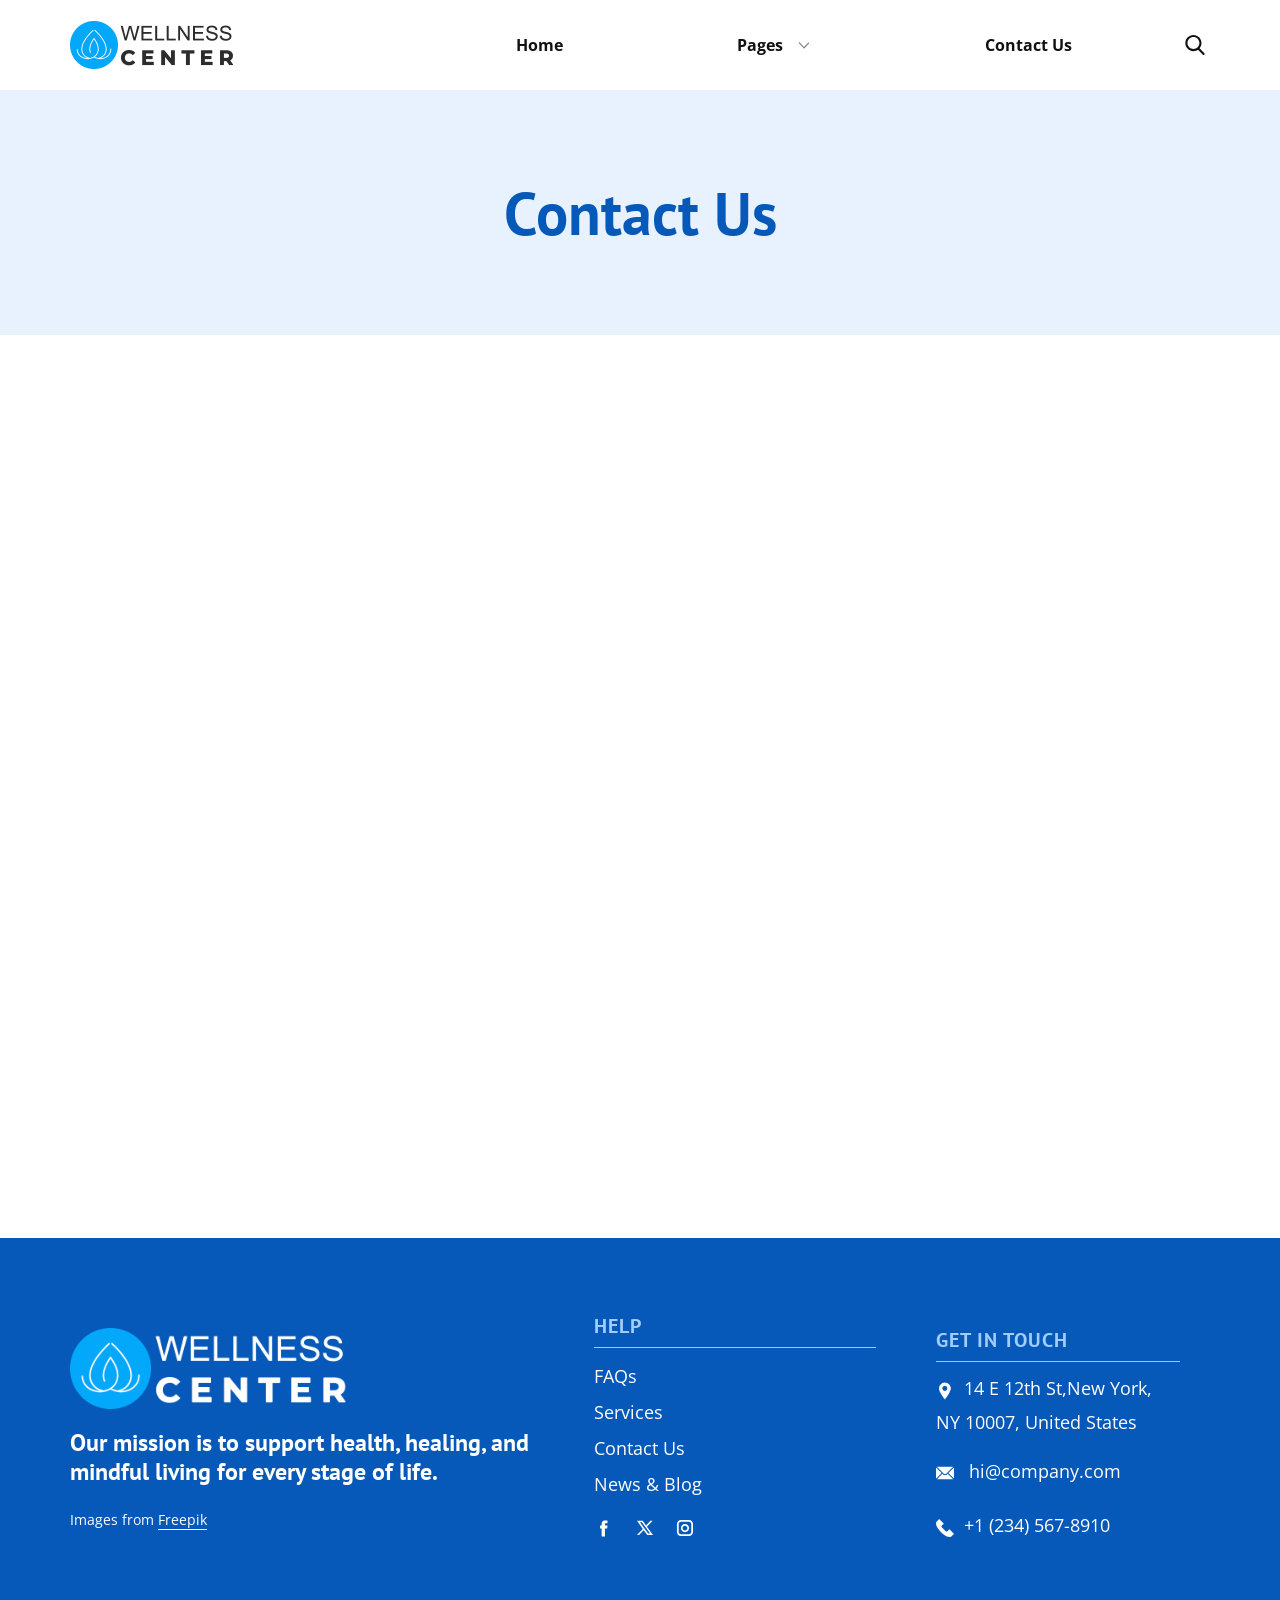
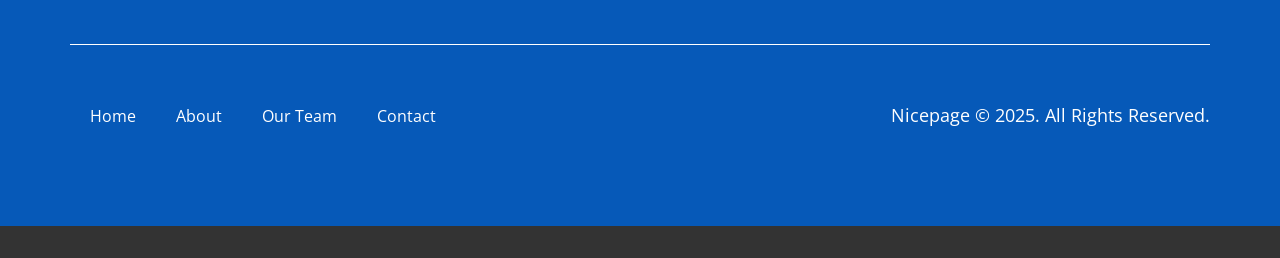
<file: Contact.html>
<!DOCTYPE html>
<html style="font-size: 16px;" lang="en"><head>
    <meta name="viewport" content="width=device-width, initial-scale=1.0">
    <meta charset="utf-8">
    <meta name="keywords" content="Contact Us">
    <meta name="description" content="">
    <title>Contact</title>
    <link rel="stylesheet" href="nicepage.css" media="screen">
<link rel="stylesheet" href="Contact.css" media="screen">
    <script class="u-script" type="text/javascript" src="jquery.js" defer=""></script>
    <script class="u-script" type="text/javascript" src="nicepage.js" defer=""></script>
    <meta name="generator" content="Nicepage 8.4.0, nicepage.com">
    
    
    
    
    <link id="u-page-google-font" rel="stylesheet" href="https://fonts.googleapis.com/css2?display=swap&amp;family=PT+Sans:ital,wght@0,400;0,700;1,400;1,700&amp;family=Open+Sans:ital,wght@0,300;0,400;0,500;0,600;0,700;0,800;1,300;1,400;1,500;1,600;1,700;1,800">
    <script type="application/ld+json">{
		"@context": "http://schema.org",
		"@type": "Organization",
		"name": "",
		"logo": "images/logo-black.png",
		"sameAs": [
				"https://facebook.com/name",
				"https://twitter.com/name",
				"https://instagram.com/name"
		]
}</script>
    <meta name="theme-color" content="#0659b8">
    <meta name="twitter:site" content="@">
    <meta name="twitter:card" content="summary_large_image">
    <meta name="twitter:title" content="Contact">
    <meta name="twitter:description" content="">
    <meta property="og:title" content="Contact">
    <meta property="og:type" content="website">
  <meta name="referrer" content="origin"><meta data-intl-tel-input-cdn-path="intlTelInput/"></head>
  <body data-path-to-root="./" data-include-products="false" class="u-body u-clearfix u-xl-mode" data-lang="en"><header class="u-clearfix u-header u-header" id="header"><div class="u-clearfix u-sheet u-valign-middle u-valign-middle-xxl u-sheet-1">
        <a href="#" class="u-image u-logo u-image-1" data-image-width="656" data-image-height="192">
          <img src="images/logo-black.png" class="u-logo-image u-logo-image-1">
        </a>
        <nav class="u-dropdown-icon u-menu u-menu-dropdown u-offcanvas u-menu-1" role="navigation" aria-label="Menu navigation">
          <div class="menu-collapse" style="font-size: 1rem; letter-spacing: 0px; font-weight: 700;">
            <a class="u-button-style u-custom-left-right-menu-spacing u-custom-padding-bottom u-custom-text-hover-color u-custom-top-bottom-menu-spacing u-hamburger-link u-nav-link u-text-active-palette-1-base u-text-hover-palette-2-base" href="#" tabindex="-1" aria-label="Open menu" aria-controls="261f">
              <svg class="u-svg-link" viewBox="0 0 24 24"><use xlink:href="#menu-hamburger"></use></svg>
              <svg class="u-svg-content" version="1.1" id="menu-hamburger" viewBox="0 0 16 16" x="0px" y="0px" xmlns:xlink="http://www.w3.org/1999/xlink" xmlns="http://www.w3.org/2000/svg"><g><rect y="1" width="16" height="2"></rect><rect y="7" width="16" height="2"></rect><rect y="13" width="16" height="2"></rect>
</g></svg>
            </a>
          </div>
          <div class="u-custom-menu u-nav-container">
            <ul class="u-nav u-unstyled u-nav-1" role="menubar"><li role="none" class="u-nav-item"><a role="menuitem" class="u-button-style u-nav-link u-text-active-palette-1-base u-text-hover-palette-1-base u-nav-link-2" href="./">Home</a>
</li><li role="none" class="u-nav-item"><a tabindex="-1" role="menuitem" class="u-button-style u-nav-link u-text-active-palette-1-base u-text-hover-palette-1-base u-nav-link-2" aria-haspopup="true" aria-current="page">Pages</a><div class="u-nav-popup"><ul role="menu" class="u-h-spacing-20 u-nav u-unstyled u-v-spacing-10" aria-label="Pages menu"><li role="none" class="u-nav-item"><a role="menuitem" class="u-active-palette-1-base u-button-style u-grey-5 u-hover-palette-1-base u-nav-link" href="About.html">About Us</a>
</li><li role="none" class="u-nav-item"><a tabindex="-1" role="menuitem" class="u-active-palette-1-base u-button-style u-grey-5 u-hover-palette-1-base u-nav-link" href="#">Our Team</a>
</li><li role="none" class="u-nav-item"><a role="menuitem" class="u-active-palette-1-base u-button-style u-grey-5 u-hover-palette-1-base u-nav-link" href="FAQ-Page.html">FAQ</a>
</li></ul>
</div>
</li><li role="none" class="u-nav-item"><a tabindex="-1" role="menuitem" class="u-button-style u-nav-link u-text-active-palette-1-base u-text-hover-palette-1-base u-nav-link-2" href="#">Contact Us</a>
</li></ul>
          </div>
          <div class="u-custom-menu u-nav-container-collapse" id="261f" role="region" aria-label="Menu panel">
            <div class="u-black u-container-style u-inner-container-layout u-opacity u-opacity-95 u-sidenav">
              <div class="u-inner-container-layout u-sidenav-overflow">
                <div class="u-menu-close" tabindex="-1" aria-label="Close menu"></div>
                <ul class="u-align-center u-nav u-popupmenu-items u-unstyled u-nav-3" role="menubar"><li role="none" class="u-nav-item"><a role="menuitem" class="u-button-style u-nav-link" href="./">Home</a>
</li><li role="none" class="u-nav-item"><a tabindex="-1" role="menuitem" class="u-button-style u-nav-link" aria-haspopup="true" aria-current="page">Pages</a><div class="u-nav-popup"><ul role="menu" class="u-h-spacing-20 u-nav u-unstyled u-v-spacing-10" aria-label="Pages menu"><li role="none" class="u-nav-item"><a role="menuitem" class="u-button-style u-nav-link" href="About.html">About Us</a>
</li><li role="none" class="u-nav-item"><a tabindex="-1" role="menuitem" class="u-button-style u-nav-link" href="#">Our Team</a>
</li><li role="none" class="u-nav-item"><a role="menuitem" class="u-button-style u-nav-link" href="FAQ-Page.html">FAQ</a>
</li></ul>
</div>
</li><li role="none" class="u-nav-item"><a tabindex="-1" role="menuitem" class="u-button-style u-nav-link" href="#">Contact Us</a>
</li></ul>
              </div>
            </div>
            <div class="u-black u-menu-overlay u-opacity u-opacity-70"></div>
          </div>
        </nav>
        <form action="#" class="u-search u-search-layout-icon u-search-left u-search-1" data-search-token="no-license" data-href="search/search.html" data-page-id="474324083">
          <div class="u-search-overlay"></div>
          <button class="u-search-button" type="submit"><span class="u-search-icon u-search-icon-1">
              <svg class="u-svg-link" preserveAspectRatio="xMidYMin slice" viewBox="0 0 56.966 56.966"><use xlink:href="#svg-8e85"></use></svg>
              <svg xmlns="http://www.w3.org/2000/svg" xmlns:xlink="http://www.w3.org/1999/xlink" version="1.1" id="svg-8e85" x="0px" y="0px" viewBox="0 0 56.966 56.966" style="enable-background:new 0 0 56.966 56.966;" xml:space="preserve" class="u-svg-content"><path d="M55.146,51.887L41.588,37.786c3.486-4.144,5.396-9.358,5.396-14.786c0-12.682-10.318-23-23-23s-23,10.318-23,23  s10.318,23,23,23c4.761,0,9.298-1.436,13.177-4.162l13.661,14.208c0.571,0.593,1.339,0.92,2.162,0.92  c0.779,0,1.518-0.297,2.079-0.837C56.255,54.982,56.293,53.08,55.146,51.887z M23.984,6c9.374,0,17,7.626,17,17s-7.626,17-17,17  s-17-7.626-17-17S14.61,6,23.984,6z"></path></svg></span>
          </button>
          <input class="u-search-input" type="search" name="search" value="" placeholder="Search">
        </form>
      </div></header>
    <section class="u-clearfix u-container-align-center u-palette-1-light-3 u-section-1" id="block-1">
      <div class="u-clearfix u-sheet u-valign-middle u-sheet-1">
        <h2 class="u-align-center u-text u-text-default u-text-1">Contact Us</h2>
      </div>
    </section>
    <section class="u-align-center u-clearfix u-container-align-center u-container-align-center-lg u-container-align-center-md u-container-align-center-sm u-container-align-center-xl u-valign-top-xl u-valign-top-xs u-white u-section-2" id="block-2">
      <div class="u-expanded-width u-palette-1-light-3 u-radius u-shape u-shape-round u-shape-1" data-animation-name="flipIn" data-animation-duration="1000" data-animation-delay="250" data-animation-direction="X"></div>
      <div class="u-container-style u-group u-group-1">
        <div class="u-container-layout u-valign-middle-lg u-container-layout-1">
          <img src="images/friends-doing-yoga-together-park_23-2149891878.jpg" class="custom-expanded u-align-left u-image u-image-round u-radius u-image-1" data-image-width="1333" data-image-height="2000" data-animation-name="customAnimationIn" data-animation-duration="1500" data-animation-delay="500">
          <div class="u-align-center u-container-align-center u-container-align-left u-container-style u-group u-radius u-shape-round u-white u-group-2" data-animation-name="customAnimationIn" data-animation-duration="1500" data-animation-delay="500">
            <div class="u-container-layout u-valign-middle u-container-layout-2">
              <h5 class="u-align-left u-text u-text-palette-1-light-1 u-text-1">newsletter</h5>
              <h3 class="u-align-left u-text u-text-2"> Join our Wellness Community</h3>
              <p class="u-align-left u-text u-text-3"> Stay up-to-date with the latest in health and well-being</p>
              <div class="u-expanded-width u-form u-form-1">
                <form action="https://service.nicepagesrv.com/form/v4/form-process" class="u-clearfix u-form-spacing-15 u-form-vertical u-inner-form" style="" source="email" name="form">
                  <div class="u-form-group u-form-select u-label-top u-form-group-1">
                    <label for="select-f6af" class="u-label">Title*</label>
                    <div class="u-form-select-wrapper">
                      <select id="select-f6af" name="select" class="u-border-none u-grey-5 u-input u-input-rectangle u-radius u-input-1">
                        <option data-calc="1" value="1">Mr</option>
                        <option value="Mrs" data-calc="">Mrs</option>
                      </select>
                      <svg class="u-caret u-caret-svg" version="1.1" id="Layer_1" xmlns="http://www.w3.org/2000/svg" xmlns:xlink="http://www.w3.org/1999/xlink" x="0px" y="0px" width="16px" height="16px" viewBox="0 0 16 16" style="fill:currentColor;" xml:space="preserve"><polygon class="st0" points="8,12 2,4 14,4 "></polygon></svg>
                    </div>
                  </div>
                  <div class="u-form-group u-form-name u-form-partition-factor-2 u-label-top u-form-group-2">
                    <label for="first-name-e061" class="u-form-control-hidden u-label"></label>
                    <input type="text" placeholder="Enter your First Name" id="first-name-e061" name="name-1" class="u-border-none u-grey-5 u-input u-input-rectangle u-radius u-input-2" required="">
                  </div>
                  <div class="u-form-group u-form-name u-form-partition-factor-2 u-label-top u-form-group-3">
                    <label for="last-name-e061" class="u-form-control-hidden u-label"></label>
                    <input type="text" placeholder="Enter your Last Name" id="last-name-e061" name="name-2" class="u-border-none u-grey-5 u-input u-input-rectangle u-radius u-input-3" required="">
                  </div>
                  <div class="u-form-email u-form-group u-label-top">
                    <label for="email-5a14" class="u-form-control-hidden u-label">Email</label>
                    <input type="email" placeholder="Enter a valid email address" id="email-5a14" name="email" class="u-border-none u-grey-5 u-input u-input-rectangle u-radius u-input-4" required="">
                  </div>
                  <div class="u-align-center u-form-group u-form-submit u-label-top">
                    <a href="#" class="u-active-grey-90 u-border-none u-btn u-btn-round u-btn-submit u-button-style u-hover-grey-90 u-palette-1-base u-radius u-text-active-white u-text-hover-white u-btn-1">Submit</a>
                    <input type="submit" value="submit" class="u-form-control-hidden">
                  </div>
                  <div class="u-form-send-message u-form-send-success">Thank you! Your message has been sent.</div>
                  <div class="u-form-send-error u-form-send-message">Unable to send your message. Please fix errors then try again.</div>
                  <input type="hidden" value="" name="recaptchaResponse">
                  <input type="hidden" name="formServices" value="">
                </form>
              </div>
            </div>
          </div>
        </div>
      </div>
      <p class="u-text u-text-default u-text-4" data-animation-name="customAnimationIn" data-animation-duration="1000" data-animation-delay="0">Image from <a href="https://www.freepik.com" class="u-border-1 u-border-active-palette-2-base u-border-grey-75 u-border-hover-palette-2-base u-border-no-left u-border-no-right u-border-no-top u-btn u-button-link u-button-style u-none u-text-body-color u-btn-2">Freepik</a>
      </p>
    </section>
    
    
    
    <footer class="u-align-center-sm u-align-center-xs u-clearfix u-container-align-center u-footer u-palette-1-base" id="footer"><div class="u-clearfix u-sheet u-valign-middle u-sheet-1">
        <div class="data-layout-selected u-clearfix u-expanded-width u-layout-wrap u-layout-wrap-1">
          <div class="u-gutter-0 u-layout">
            <div class="u-layout-row">
              <div class="u-container-align-left u-container-style u-layout-cell u-shape-rectangle u-size-26-lg u-size-26-xl u-size-26-xxl u-size-40-md u-size-40-sm u-size-40-xs u-layout-cell-1">
                <div class="u-container-layout u-valign-top u-container-layout-1">
                  <a href="" class="u-image u-logo u-image-1" data-image-width="656" data-image-height="192">
                    <img src="images/logo-white-1.png" class="u-logo-image u-logo-image-1">
                  </a>
                  <h4 class="u-align-left u-text u-text-default u-text-1"> Our mission is to support health, healing, and mindful living for every stage of life.</h4>
                  <p class="u-align-left u-text u-text-2">Images from <a href="https://www.freepik.com/" class="u-active-none u-border-1 u-border-active-palette-1-base u-border-hover-palette-1-base u-border-no-left u-border-no-right u-border-no-top u-border-white u-btn u-button-link u-button-style u-hover-none u-none u-text-body-alt-color u-btn-1" target="_blank" data-animation-name="" data-animation-duration="0" data-animation-delay="0" data-animation-direction="">Freepik</a>
                  </p>
                </div>
              </div>
              <div class="u-container-style u-layout-cell u-shape-rectangle u-size-18-lg u-size-18-xl u-size-18-xxl u-size-20-md u-size-20-sm u-size-20-xs u-layout-cell-2">
                <div class="u-container-layout u-valign-top u-container-layout-2">
                  <h5 class="u-align-left u-text u-text-3"> Help</h5>
                  <div class="u-align-left u-border-1 u-border-grey-25 u-border-no-bottom u-border-no-left u-expanded-width u-line u-line-horizontal u-line-1"></div>
                  <p class="u-align-left u-text u-text-4">
                    <a href="#" class="u-active-none u-border-1 u-border-active-white u-border-hover-white u-border-no-left u-border-no-right u-border-no-top u-btn u-button-link u-button-style u-hover-none u-none u-text-active-grey-10 u-text-body-alt-color u-text-hover-grey-10 u-btn-2" title="#" data-animation-name="" data-animation-duration="0" data-animation-delay="0" data-animation-direction=""> FAQs</a>
                    <a href="#" class="u-active-none u-border-1 u-border-active-white u-border-hover-white u-border-no-left u-border-no-right u-border-no-top u-btn u-button-link u-button-style u-hover-none u-none u-text-active-grey-10 u-text-body-alt-color u-text-hover-grey-10 u-btn-3" title="#" data-animation-name="" data-animation-duration="0" data-animation-delay="0" data-animation-direction="">
                      <br>Services
                    </a>
                    <br>
                    <a href="#" class="u-active-none u-border-1 u-border-active-white u-border-hover-white u-border-no-left u-border-no-right u-border-no-top u-btn u-button-link u-button-style u-hover-none u-none u-text-active-grey-10 u-text-body-alt-color u-text-hover-grey-10 u-btn-4" title="#" data-animation-name="" data-animation-duration="0" data-animation-delay="0" data-animation-direction=""> Contact Us<br>
                    </a>
                    <a href="#" class="u-active-none u-border-1 u-border-active-white u-border-hover-white u-border-no-left u-border-no-right u-border-no-top u-btn u-button-link u-button-style u-hover-none u-none u-text-active-grey-10 u-text-body-alt-color u-text-hover-grey-10 u-btn-5" data-animation-name="" data-animation-duration="0" data-animation-delay="0" data-animation-direction=""> News &amp; Blog</a>
                    <br>
                  </p>
                  <div class="u-social-icons u-social-icons-1">
                    <a class="u-social-url" title="facebook" target="_blank" href="https://facebook.com/name"><span class="u-icon u-social-facebook u-social-icon u-text-white u-icon-1"><svg class="u-svg-link" preserveAspectRatio="xMidYMin slice" viewBox="0 0 112 112" style=""><use xlink:href="#svg-58df"></use></svg><svg class="u-svg-content" viewBox="0 0 112 112" x="0" y="0" id="svg-58df"><path fill="currentColor" d="M75.5,28.8H65.4c-1.5,0-4,0.9-4,4.3v9.4h13.9l-1.5,15.8H61.4v45.1H42.8V58.3h-8.8V42.4h8.8V32.2
c0-7.4,3.4-18.8,18.8-18.8h13.8v15.4H75.5z"></path></svg></span>
                    </a>
                    <a class="u-social-url" title="twitter" target="_blank" href="https://twitter.com/name"><span class="u-icon u-social-icon u-social-twitter u-text-white u-icon-2"><svg class="u-svg-link" preserveAspectRatio="xMidYMin slice" viewBox="0 0 112.2 112.2" style=""><use xlink:href="#svg-e10a"></use></svg><svg class="u-svg-content" viewBox="0 0 112.2 112.2" x="0px" y="0px" id="svg-e10a"><path d="M67.1,49.1L98.6,16h-12L62,42L43.2,16H11l32.8,45.2L11,96h11.6l26.3-27.7L69.1,96H101L67.1,49.1z M55,61.9l-5.1-7L27.5,24.4
	h11.4l17.3,23.8l5.1,7.1l23.4,32.2H73.8L55,61.9z"></path></svg></span>
                    </a>
                    <a class="u-social-url" title="instagram" target="_blank" href="https://instagram.com/name"><span class="u-icon u-social-icon u-social-instagram u-text-white u-icon-3"><svg class="u-svg-link" preserveAspectRatio="xMidYMin slice" viewBox="0 0 112 112" style=""><use xlink:href="#svg-3bdf"></use></svg><svg class="u-svg-content" viewBox="0 0 112 112" x="0" y="0" id="svg-3bdf"><path fill="currentColor" d="M55.9,32.9c-12.8,0-23.2,10.4-23.2,23.2s10.4,23.2,23.2,23.2s23.2-10.4,23.2-23.2S68.7,32.9,55.9,32.9z
	 M55.9,69.4c-7.4,0-13.3-6-13.3-13.3c-0.1-7.4,6-13.3,13.3-13.3s13.3,6,13.3,13.3C69.3,63.5,63.3,69.4,55.9,69.4z"></path><path fill="currentColor" d="M78.2,11H33.5C21,11,10.8,21.3,10.8,33.7v44.7c0,12.6,10.2,22.8,22.7,22.8h44.7c12.6,0,22.7-10.2,22.7-22.7
	V33.7C100.8,21.1,90.6,11,78.2,11z M91,78.4c0,7.1-5.8,12.8-12.8,12.8H33.5c-7.1,0-12.8-5.8-12.8-12.8V33.7
	c0-7.1,5.8-12.8,12.8-12.8h44.7c7.1,0,12.8,5.8,12.8,12.8V78.4z"></path></svg></span>
                    </a>
                  </div>
                </div>
              </div>
              <div class="u-container-style u-layout-cell u-shape-rectangle u-size-16-lg u-size-16-xl u-size-16-xxl u-size-60-md u-size-60-sm u-size-60-xs u-layout-cell-3">
                <div class="u-container-layout u-valign-top u-container-layout-3">
                  <h5 class="u-align-left u-text u-text-5"> Get In Touch</h5>
                  <div class="u-align-left u-border-1 u-border-grey-25 u-border-no-bottom u-border-no-left u-expanded-width u-line u-line-horizontal u-line-2" data-animation-name="" data-animation-duration="0" data-animation-delay="0" data-animation-direction=""></div>
                  <p class="u-align-left u-text u-text-6"><span class="u-file-icon u-icon u-text-white u-icon-4"><img src="images/1-b26c8bb7.png" alt=""></span>&nbsp;​​​​14 E 12th St,New York, NY 10007, United States
                  </p>
                  <p class="u-align-left u-text u-text-default u-text-7"><span class="u-file-icon u-icon u-text-white u-icon-5"><img src="images/2-a85e65c4.png" alt=""></span>&nbsp; <a href="mailto:hi@car.repair.com" class="u-active-none u-border-1 u-border-active-white u-border-hover-white u-border-no-left u-border-no-right u-border-no-top u-btn u-button-link u-button-style u-hover-none u-none u-text-active-grey-10 u-text-body-alt-color u-text-hover-grey-10 u-btn-6" data-animation-name="" data-animation-duration="0" data-animation-delay="0" data-animation-direction="">hi@company.com</a>
                  </p>
                  <p class="u-align-left u-text u-text-8">
                    <a href="tel:+12345678910" class="u-active-none u-border-1 u-border-active-white u-border-hover-white u-border-no-left u-border-no-right u-border-no-top u-btn u-button-link u-button-style u-hover-none u-none u-text-active-grey-10 u-text-body-alt-color u-text-hover-grey-10 u-btn-7" data-animation-name="" data-animation-duration="0" data-animation-delay="0" data-animation-direction=""><span class="u-file-icon u-icon u-text-white u-icon-6"><img src="images/3-c91f3b92.png" alt=""></span>&nbsp;​+1 (234) 567-8910
                    </a>
                  </p>
                </div>
              </div>
            </div>
          </div>
        </div>
        <div class="u-align-center u-border-1 u-border-white u-expanded-width u-line u-line-horizontal u-line-3"></div>
        <div class="data-layout-selected u-clearfix u-expanded-width u-layout-custom-xs u-layout-wrap u-layout-wrap-2">
          <div class="u-layout">
            <div class="u-layout-row">
              <div class="u-container-style u-layout-cell u-size-14-xs u-size-30-lg u-size-30-xl u-size-30-xxl u-size-60-md u-size-60-sm u-layout-cell-4">
                <div class="u-container-layout u-valign-middle u-container-layout-4">
                  <nav class="u-menu u-menu-dropdown u-offcanvas u-menu-1" data-responsive-from="XS" role="navigation">
                    <div class="menu-collapse">
                      <a class="u-button-style u-hamburger-link u-nav-link" aria-label="Open menu" aria-controls="e226" href="#">
                        <svg class="u-svg-link" viewBox="0 0 24 24"><use xlink:href="#svg-23e0"></use></svg>
                        <svg class="u-svg-content" version="1.1" id="svg-23e0" viewBox="0 0 16 16" x="0px" y="0px" xmlns:xlink="http://www.w3.org/1999/xlink" xmlns="http://www.w3.org/2000/svg"><g><rect y="1" width="16" height="2"></rect><rect y="7" width="16" height="2"></rect><rect y="13" width="16" height="2"></rect>
</g></svg>
                      </a>
                    </div>
                    <div class="u-custom-menu u-nav-container">
                      <ul class="u-nav u-unstyled" role="menubar"><li class="u-nav-item" role="none"><a class="u-button-style u-nav-link" href="#" tabindex="-1" role="menuitem" aria-haspopup="true" aria-expanded="false">Home</a>
</li><li class="u-nav-item" role="none"><a class="u-button-style u-nav-link" href="#" tabindex="-1" role="menuitem">About</a>
</li><li class="u-nav-item" role="none"><a class="u-button-style u-nav-link" href="#" tabindex="-1" role="menuitem">Our Team</a>
</li><li class="u-nav-item" role="none"><a class="u-button-style u-nav-link" href="#" tabindex="-1" role="menuitem">Contact</a>
</li></ul>
                    </div>
                    <div id="e226" role="region" aria-label="Menu panel" class="u-custom-menu u-nav-container-collapse">
                      <div class="u-black u-container-style u-inner-container-layout u-opacity u-opacity-95 u-sidenav">
                        <div class="u-inner-container-layout u-sidenav-overflow">
                          <div class="u-menu-close" aria-label="Close menu"></div>
                          <ul class="u-align-center u-nav u-popupmenu-items u-unstyled u-nav-2"><li class="u-nav-item"><a class="u-button-style u-nav-link" href="#">Home</a>
</li><li class="u-nav-item"><a class="u-button-style u-nav-link" href="#">About</a>
</li><li class="u-nav-item"><a class="u-button-style u-nav-link" href="#">Our Team</a>
</li><li class="u-nav-item"><a class="u-button-style u-nav-link" href="#">Contact</a>
</li></ul>
                        </div>
                      </div>
                      <div class="u-black u-menu-overlay u-opacity u-opacity-70"></div>
                    </div>
                    <style class="menu-style">@media (max-width: 539px) {
                    [data-responsive-from="XS"] .u-nav-container {
                        display: none;
                    }
                    [data-responsive-from="XS"] .menu-collapse {
                        display: block;
                    }
                }</style>
                  </nav>
                </div>
              </div>
              <div class="u-container-align-left-md u-container-align-left-sm u-container-align-left-xs u-container-align-right-lg u-container-align-right-xl u-container-align-right-xxl u-container-style u-layout-cell u-size-30-lg u-size-30-xl u-size-30-xxl u-size-46-xs u-size-60-md u-size-60-sm u-layout-cell-5">
                <div class="u-container-layout u-valign-middle u-container-layout-5">
                  <p class="u-align-left-md u-align-left-sm u-align-left-xs u-align-right-lg u-align-right-xl u-align-right-xxl u-text u-text-default u-text-9">Nicepage © 2025. All Rights Reserved.</p>
                </div>
              </div>
            </div>
          </div>
        </div>
      </div></footer>
    <section class="u-backlink u-clearfix u-grey-80"></section>
  
</body></html>
</file>
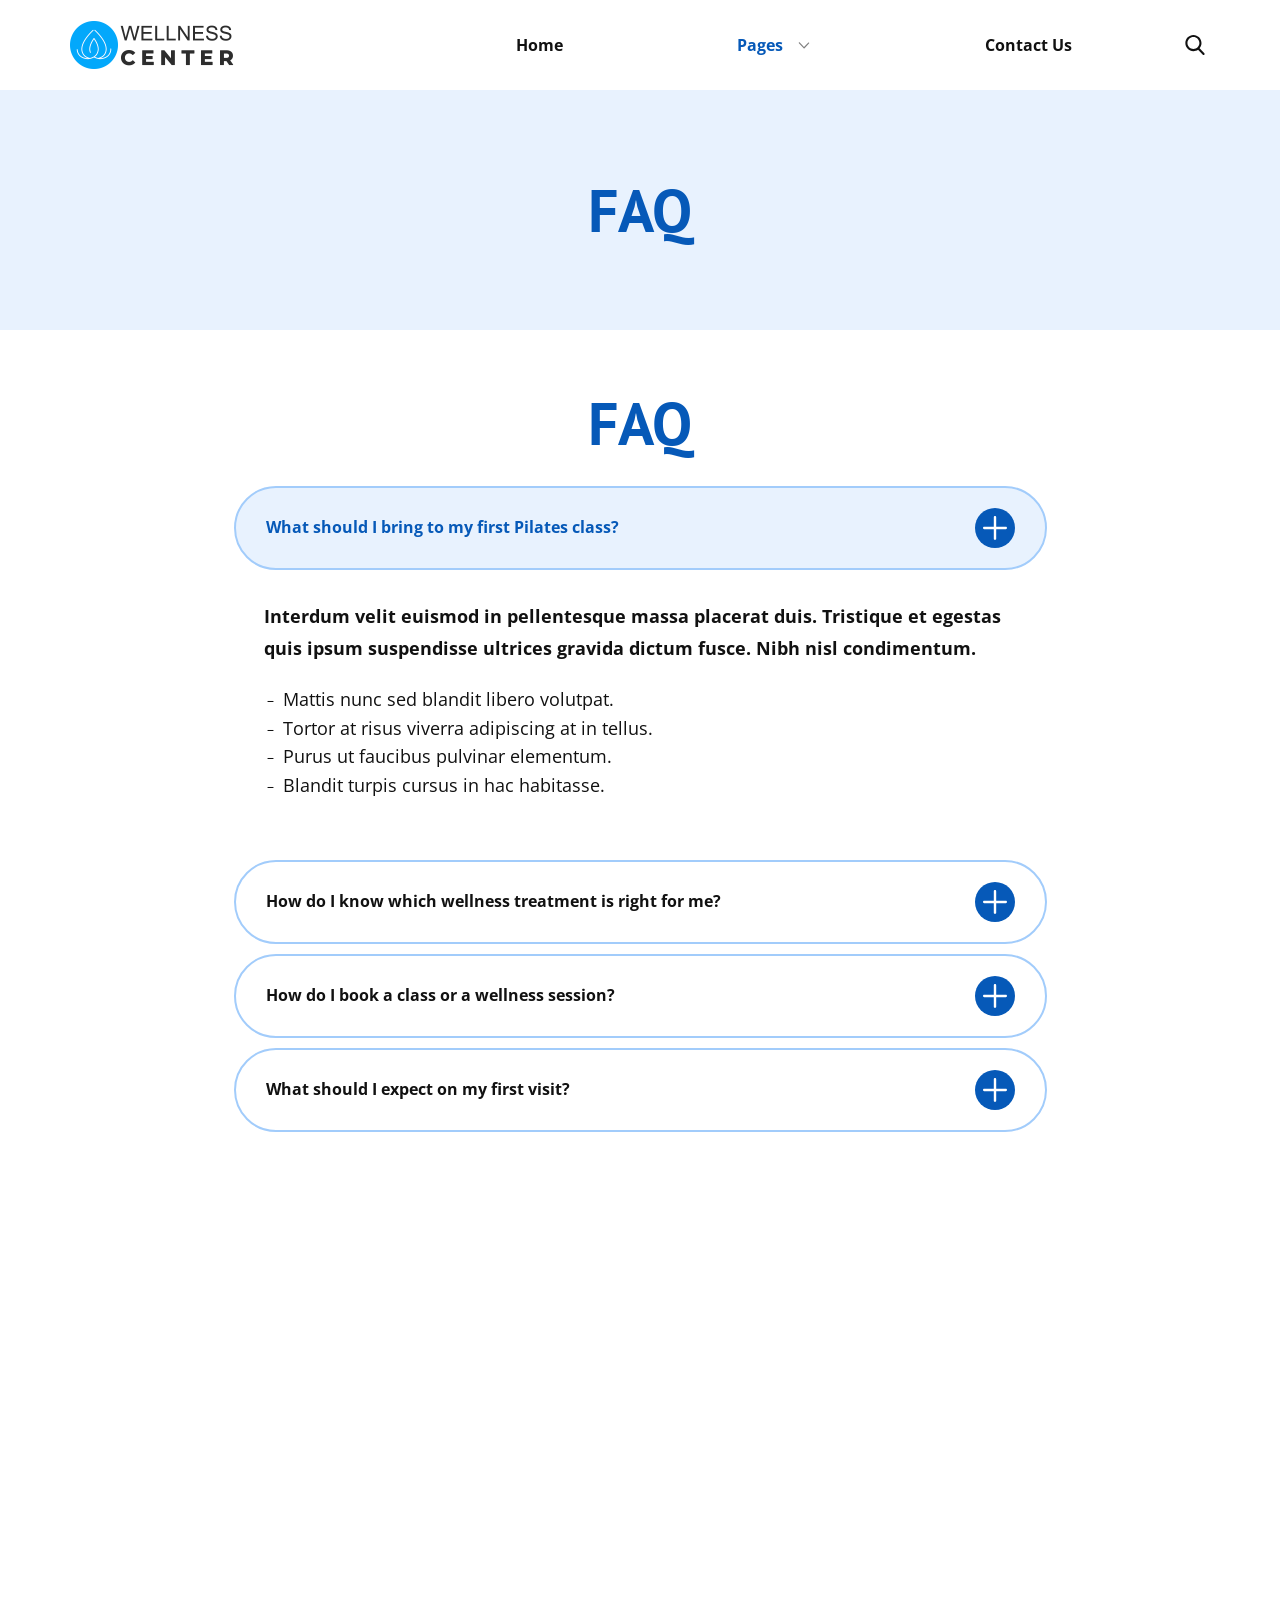
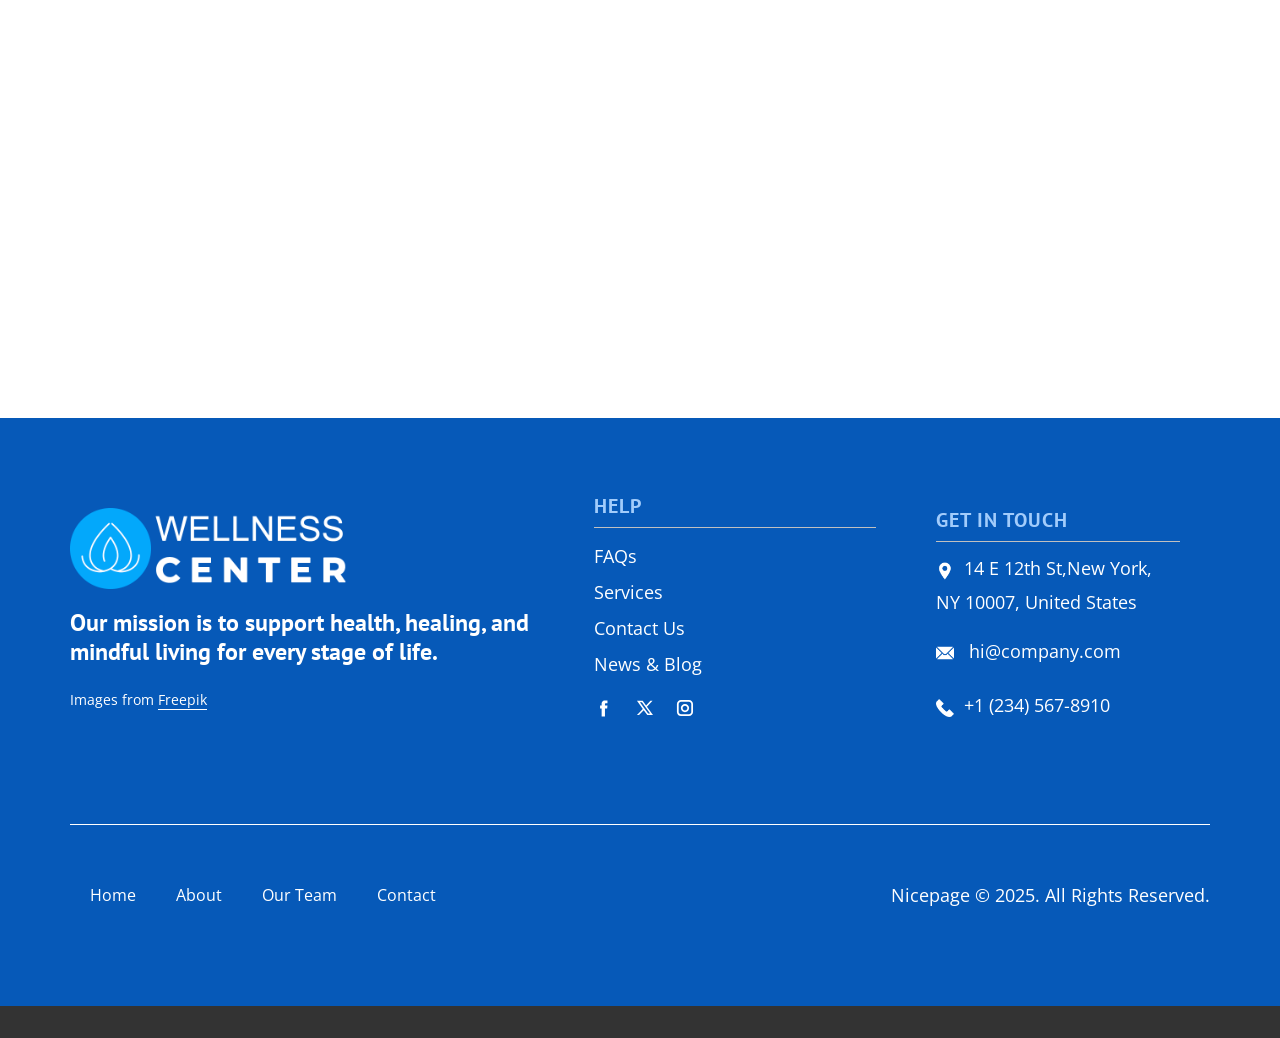
<file: FAQ-Page.html>
<!DOCTYPE html>
<html style="font-size: 16px;" lang="en"><head>
    <meta name="viewport" content="width=device-width, initial-scale=1.0">
    <meta charset="utf-8">
    <meta name="keywords" content="FAQ, FAQ, ​Tell us more">
    <meta name="description" content="">
    <title>FAQ Page</title>
    <link rel="stylesheet" href="nicepage.css" media="screen">
<link rel="stylesheet" href="FAQ-Page.css" media="screen">
    <script class="u-script" type="text/javascript" src="jquery.js" defer=""></script>
    <script class="u-script" type="text/javascript" src="nicepage.js" defer=""></script>
    <meta name="generator" content="Nicepage 8.4.0, nicepage.com">
    
    
    
    
    
    <link id="u-page-google-font" rel="stylesheet" href="https://fonts.googleapis.com/css2?display=swap&amp;family=PT+Sans:ital,wght@0,400;0,700;1,400;1,700&amp;family=Open+Sans:ital,wght@0,300;0,400;0,500;0,600;0,700;0,800;1,300;1,400;1,500;1,600;1,700;1,800">
    <script type="application/ld+json">{
		"@context": "http://schema.org",
		"@type": "Organization",
		"name": "",
		"logo": "images/logo-black.png",
		"sameAs": [
				"https://facebook.com/name",
				"https://twitter.com/name",
				"https://instagram.com/name"
		]
}</script>
    <meta name="theme-color" content="#0659b8">
    <meta name="twitter:site" content="@">
    <meta name="twitter:card" content="summary_large_image">
    <meta name="twitter:title" content="FAQ Page">
    <meta name="twitter:description" content="">
    <meta property="og:title" content="FAQ Page">
    <meta property="og:type" content="website">
  <meta data-intl-tel-input-cdn-path="intlTelInput/"></head>
  <body data-path-to-root="./" data-include-products="false" class="u-body u-clearfix u-xl-mode" data-lang="en"><header class="u-clearfix u-header u-header" id="header"><div class="u-clearfix u-sheet u-valign-middle u-valign-middle-xxl u-sheet-1">
        <a href="#" class="u-image u-logo u-image-1" data-image-width="656" data-image-height="192">
          <img src="images/logo-black.png" class="u-logo-image u-logo-image-1">
        </a>
        <nav class="u-dropdown-icon u-menu u-menu-dropdown u-offcanvas u-menu-1" role="navigation" aria-label="Menu navigation">
          <div class="menu-collapse" style="font-size: 1rem; letter-spacing: 0px; font-weight: 700;">
            <a class="u-button-style u-custom-left-right-menu-spacing u-custom-padding-bottom u-custom-text-hover-color u-custom-top-bottom-menu-spacing u-hamburger-link u-nav-link u-text-active-palette-1-base u-text-hover-palette-2-base" href="#" tabindex="-1" aria-label="Open menu" aria-controls="261f">
              <svg class="u-svg-link" viewBox="0 0 24 24"><use xlink:href="#menu-hamburger"></use></svg>
              <svg class="u-svg-content" version="1.1" id="menu-hamburger" viewBox="0 0 16 16" x="0px" y="0px" xmlns:xlink="http://www.w3.org/1999/xlink" xmlns="http://www.w3.org/2000/svg"><g><rect y="1" width="16" height="2"></rect><rect y="7" width="16" height="2"></rect><rect y="13" width="16" height="2"></rect>
</g></svg>
            </a>
          </div>
          <div class="u-custom-menu u-nav-container">
            <ul class="u-nav u-unstyled u-nav-1" role="menubar"><li role="none" class="u-nav-item"><a role="menuitem" class="u-button-style u-nav-link u-text-active-palette-1-base u-text-hover-palette-1-base u-nav-link-2" href="./">Home</a>
</li><li role="none" class="u-nav-item"><a tabindex="-1" role="menuitem" class="u-button-style u-nav-link u-text-active-palette-1-base u-text-hover-palette-1-base u-nav-link-2" aria-haspopup="true" aria-current="page">Pages</a><div class="u-nav-popup"><ul role="menu" class="u-h-spacing-20 u-nav u-unstyled u-v-spacing-10" aria-label="Pages menu"><li role="none" class="u-nav-item"><a role="menuitem" class="u-active-palette-1-base u-button-style u-grey-5 u-hover-palette-1-base u-nav-link" href="About.html">About Us</a>
</li><li role="none" class="u-nav-item"><a tabindex="-1" role="menuitem" class="u-active-palette-1-base u-button-style u-grey-5 u-hover-palette-1-base u-nav-link" href="#">Our Team</a>
</li><li role="none" class="u-nav-item"><a role="menuitem" class="u-active-palette-1-base u-button-style u-grey-5 u-hover-palette-1-base u-nav-link" href="FAQ-Page.html">FAQ</a>
</li></ul>
</div>
</li><li role="none" class="u-nav-item"><a tabindex="-1" role="menuitem" class="u-button-style u-nav-link u-text-active-palette-1-base u-text-hover-palette-1-base u-nav-link-2" href="#">Contact Us</a>
</li></ul>
          </div>
          <div class="u-custom-menu u-nav-container-collapse" id="261f" role="region" aria-label="Menu panel">
            <div class="u-black u-container-style u-inner-container-layout u-opacity u-opacity-95 u-sidenav">
              <div class="u-inner-container-layout u-sidenav-overflow">
                <div class="u-menu-close" tabindex="-1" aria-label="Close menu"></div>
                <ul class="u-align-center u-nav u-popupmenu-items u-unstyled u-nav-3" role="menubar"><li role="none" class="u-nav-item"><a role="menuitem" class="u-button-style u-nav-link" href="./">Home</a>
</li><li role="none" class="u-nav-item"><a tabindex="-1" role="menuitem" class="u-button-style u-nav-link" aria-haspopup="true" aria-current="page">Pages</a><div class="u-nav-popup"><ul role="menu" class="u-h-spacing-20 u-nav u-unstyled u-v-spacing-10" aria-label="Pages menu"><li role="none" class="u-nav-item"><a role="menuitem" class="u-button-style u-nav-link" href="About.html">About Us</a>
</li><li role="none" class="u-nav-item"><a tabindex="-1" role="menuitem" class="u-button-style u-nav-link" href="#">Our Team</a>
</li><li role="none" class="u-nav-item"><a role="menuitem" class="u-button-style u-nav-link" href="FAQ-Page.html">FAQ</a>
</li></ul>
</div>
</li><li role="none" class="u-nav-item"><a tabindex="-1" role="menuitem" class="u-button-style u-nav-link" href="#">Contact Us</a>
</li></ul>
              </div>
            </div>
            <div class="u-black u-menu-overlay u-opacity u-opacity-70"></div>
          </div>
        </nav>
        <form action="#" class="u-search u-search-layout-icon u-search-left u-search-1" data-search-token="no-license" data-href="search/search.html" data-page-id="474324083">
          <div class="u-search-overlay"></div>
          <button class="u-search-button" type="submit"><span class="u-search-icon u-search-icon-1">
              <svg class="u-svg-link" preserveAspectRatio="xMidYMin slice" viewBox="0 0 56.966 56.966"><use xlink:href="#svg-8e85"></use></svg>
              <svg xmlns="http://www.w3.org/2000/svg" xmlns:xlink="http://www.w3.org/1999/xlink" version="1.1" id="svg-8e85" x="0px" y="0px" viewBox="0 0 56.966 56.966" style="enable-background:new 0 0 56.966 56.966;" xml:space="preserve" class="u-svg-content"><path d="M55.146,51.887L41.588,37.786c3.486-4.144,5.396-9.358,5.396-14.786c0-12.682-10.318-23-23-23s-23,10.318-23,23  s10.318,23,23,23c4.761,0,9.298-1.436,13.177-4.162l13.661,14.208c0.571,0.593,1.339,0.92,2.162,0.92  c0.779,0,1.518-0.297,2.079-0.837C56.255,54.982,56.293,53.08,55.146,51.887z M23.984,6c9.374,0,17,7.626,17,17s-7.626,17-17,17  s-17-7.626-17-17S14.61,6,23.984,6z"></path></svg></span>
          </button>
          <input class="u-search-input" type="search" name="search" value="" placeholder="Search">
        </form>
      </div></header>
    <section class="u-clearfix u-container-align-center u-palette-1-light-3 u-section-1" id="block-1">
      <div class="u-clearfix u-sheet u-valign-middle u-sheet-1">
        <h2 class="u-align-center u-text u-text-default u-text-1">FAQ</h2>
      </div>
    </section>
    <section class="u-clearfix u-container-align-center u-section-2" id="block-2">
      <div class="u-clearfix u-sheet u-valign-middle u-sheet-1">
        <h2 class="u-align-center u-text u-text-default u-text-1">FAQ</h2>
        <div class="u-accordion u-spacing-10 u-accordion-1" role="tablist">
          <div class="u-accordion-item u-accordion-item-1">
            <a class="active u-accordion-link u-active-palette-1-light-3 u-border-2 u-border-active-palette-1-light-2 u-border-hover-palette-1-light-2 u-border-palette-1-light-2 u-btn-round u-button-style u-radius u-text-active-palette-1-base u-text-body-color u-accordion-link-1" id="link-accordion-7c0e" aria-controls="accordion-7c0e" aria-selected="true" role="tab"><span class="u-accordion-link-text"> What should I bring to my first Pilates class?<br></span><span class="u-accordion-link-icon u-icon u-icon-circle u-palette-1-base u-text-white u-icon-1"><svg class="u-svg-link" preserveAspectRatio="xMidYMin slice" viewBox="0 0 426.66667 426.66667" style=""><use xlink:href="#svg-347e"></use></svg><svg class="u-svg-content" viewBox="0 0 426.66667 426.66667" id="svg-347e"><path d="m405.332031 192h-170.664062v-170.667969c0-11.773437-9.558594-21.332031-21.335938-21.332031-11.773437 0-21.332031 9.558594-21.332031 21.332031v170.667969h-170.667969c-11.773437 0-21.332031 9.558594-21.332031 21.332031 0 11.777344 9.558594 21.335938 21.332031 21.335938h170.667969v170.664062c0 11.777344 9.558594 21.335938 21.332031 21.335938 11.777344 0 21.335938-9.558594 21.335938-21.335938v-170.664062h170.664062c11.777344 0 21.335938-9.558594 21.335938-21.335938 0-11.773437-9.558594-21.332031-21.335938-21.332031zm0 0"></path></svg></span>
            </a>
            <div class="u-accordion-active u-accordion-pane u-align-left u-container-align-left u-container-style u-white u-accordion-pane-1" id="accordion-7c0e" aria-labelledby="link-accordion-7c0e" role="tabpanel">
              <div class="u-container-layout u-valign-top u-container-layout-1">
                <p class="u-text u-text-2">Interdum velit euismod in pellentesque massa placerat duis. Tristique et egestas quis ipsum suspendisse ultrices gravida dictum fusce. Nibh nisl condimentum.</p>
                <ul class="u-custom-list u-text u-text-3">
                  <li>
                    <div class="u-list-icon">
                      <div xmlns="http://www.w3.org/2000/svg" xmlns:xlink="http://www.w3.org/1999/xlink" version="1.1" xml:space="preserve" class="u-svg-content">–</div>
                    </div>Mattis nunc sed blandit libero volutpat. 
                  </li>
                  <li>
                    <div class="u-list-icon">
                      <div xmlns="http://www.w3.org/2000/svg" xmlns:xlink="http://www.w3.org/1999/xlink" version="1.1" xml:space="preserve" class="u-svg-content">–</div>
                    </div>Tortor at risus viverra adipiscing at in tellus. 
                  </li>
                  <li>
                    <div class="u-list-icon">
                      <div xmlns="http://www.w3.org/2000/svg" xmlns:xlink="http://www.w3.org/1999/xlink" version="1.1" xml:space="preserve" class="u-svg-content">–</div>
                    </div>Purus ut faucibus pulvinar elementum. 
                  </li>
                  <li>
                    <div class="u-list-icon">
                      <div xmlns="http://www.w3.org/2000/svg" xmlns:xlink="http://www.w3.org/1999/xlink" version="1.1" xml:space="preserve" class="u-svg-content">–</div>
                    </div>Blandit turpis cursus in hac habitasse. 
                  </li>
                </ul>
              </div>
            </div>
          </div>
          <div class="u-accordion-item u-accordion-item-2">
            <a class="u-accordion-link u-active-palette-1-light-3 u-border-2 u-border-active-palette-1-light-2 u-border-hover-palette-1-light-2 u-border-palette-1-light-2 u-btn-round u-button-style u-radius u-text-active-palette-1-base u-text-body-color u-accordion-link-2" id="link-accordion-05cb" aria-controls="accordion-05cb" aria-selected="false" role="tab"><span class="u-accordion-link-text"> How do I know which wellness treatment is right for me?</span><span class="u-accordion-link-icon u-icon u-icon-circle u-palette-1-base u-text-white u-icon-2"><svg class="u-svg-link" preserveAspectRatio="xMidYMin slice" viewBox="0 0 426.66667 426.66667" style=""><use xlink:href="#svg-ae03"></use></svg><svg class="u-svg-content" viewBox="0 0 426.66667 426.66667" id="svg-ae03"><path d="m405.332031 192h-170.664062v-170.667969c0-11.773437-9.558594-21.332031-21.335938-21.332031-11.773437 0-21.332031 9.558594-21.332031 21.332031v170.667969h-170.667969c-11.773437 0-21.332031 9.558594-21.332031 21.332031 0 11.777344 9.558594 21.335938 21.332031 21.335938h170.667969v170.664062c0 11.777344 9.558594 21.335938 21.332031 21.335938 11.777344 0 21.335938-9.558594 21.335938-21.335938v-170.664062h170.664062c11.777344 0 21.335938-9.558594 21.335938-21.335938 0-11.773437-9.558594-21.332031-21.335938-21.332031zm0 0"></path></svg></span>
            </a>
            <div class="u-accordion-pane u-align-left u-container-align-left u-container-style u-white u-accordion-pane-2" id="accordion-05cb" aria-labelledby="link-accordion-05cb" role="tabpanel">
              <div class="u-container-layout u-valign-top u-container-layout-2">
                <ul class="u-custom-list u-text u-text-4">
                  <li>
                    <div class="u-list-icon">
                      <div xmlns="http://www.w3.org/2000/svg" xmlns:xlink="http://www.w3.org/1999/xlink" version="1.1" xml:space="preserve" class="u-svg-content">–</div>
                    </div>Interdum velit euismod in pellentesque massa. 
                  </li>
                  <li>
                    <div class="u-list-icon">
                      <div xmlns="http://www.w3.org/2000/svg" xmlns:xlink="http://www.w3.org/1999/xlink" version="1.1" xml:space="preserve" class="u-svg-content">–</div>
                    </div>Tristique et egestas quis ipsum suspendisse ultrices gravidae. 
                  </li>
                  <li>
                    <div class="u-list-icon">
                      <div xmlns="http://www.w3.org/2000/svg" xmlns:xlink="http://www.w3.org/1999/xlink" version="1.1" xml:space="preserve" class="u-svg-content">–</div>
                    </div>Nibh nisl condimentum id venenatis a condimentum. 
                  </li>
                  <li>
                    <div class="u-list-icon">
                      <div xmlns="http://www.w3.org/2000/svg" xmlns:xlink="http://www.w3.org/1999/xlink" version="1.1" xml:space="preserve" class="u-svg-content">–</div>
                    </div>Diam volutpat commodo sed egestas egestas fringilla. 
                  </li>
                </ul>
              </div>
            </div>
          </div>
          <div class="u-accordion-item u-accordion-item-3">
            <a class="u-accordion-link u-active-palette-1-light-3 u-border-2 u-border-active-palette-1-light-2 u-border-hover-palette-1-light-2 u-border-palette-1-light-2 u-btn-round u-button-style u-radius u-text-active-palette-1-base u-text-body-color u-accordion-link-3" id="link-accordion-a6bb" aria-controls="accordion-a6bb" aria-selected="false" role="tab"><span class="u-accordion-link-text"> How do I book a class or a wellness session?</span><span class="u-accordion-link-icon u-icon u-icon-circle u-palette-1-base u-text-white u-icon-3"><svg class="u-svg-link" preserveAspectRatio="xMidYMin slice" viewBox="0 0 426.66667 426.66667" style=""><use xlink:href="#svg-a4a8"></use></svg><svg class="u-svg-content" viewBox="0 0 426.66667 426.66667" id="svg-a4a8"><path d="m405.332031 192h-170.664062v-170.667969c0-11.773437-9.558594-21.332031-21.335938-21.332031-11.773437 0-21.332031 9.558594-21.332031 21.332031v170.667969h-170.667969c-11.773437 0-21.332031 9.558594-21.332031 21.332031 0 11.777344 9.558594 21.335938 21.332031 21.335938h170.667969v170.664062c0 11.777344 9.558594 21.335938 21.332031 21.335938 11.777344 0 21.335938-9.558594 21.335938-21.335938v-170.664062h170.664062c11.777344 0 21.335938-9.558594 21.335938-21.335938 0-11.773437-9.558594-21.332031-21.335938-21.332031zm0 0"></path></svg></span>
            </a>
            <div class="u-accordion-pane u-align-left u-container-align-left u-container-style u-white u-accordion-pane-3" id="accordion-a6bb" aria-labelledby="link-accordion-a6bb" role="tabpanel">
              <div class="u-container-layout u-valign-top u-container-layout-3">
                <ul class="u-custom-list u-text u-text-5">
                  <li>
                    <div class="u-list-icon">
                      <div xmlns="http://www.w3.org/2000/svg" xmlns:xlink="http://www.w3.org/1999/xlink" version="1.1" xml:space="preserve" class="u-svg-content">–</div>
                    </div>Mattis nunc sed blandit libero volutpat. 
                  </li>
                  <li>
                    <div class="u-list-icon">
                      <div xmlns="http://www.w3.org/2000/svg" xmlns:xlink="http://www.w3.org/1999/xlink" version="1.1" xml:space="preserve" class="u-svg-content">–</div>
                    </div>Tortor at risus viverra adipiscing at in tellus. 
                  </li>
                  <li>
                    <div class="u-list-icon">
                      <div xmlns="http://www.w3.org/2000/svg" xmlns:xlink="http://www.w3.org/1999/xlink" version="1.1" xml:space="preserve" class="u-svg-content">–</div>
                    </div>Purus ut faucibus pulvinar elementum. 
                  </li>
                  <li>
                    <div class="u-list-icon">
                      <div xmlns="http://www.w3.org/2000/svg" xmlns:xlink="http://www.w3.org/1999/xlink" version="1.1" xml:space="preserve" class="u-svg-content">–</div>
                    </div>Blandit turpis cursus in hac habitasse.
                  </li>
                </ul>
              </div>
            </div>
          </div>
          <div class="u-accordion-item u-accordion-item-4">
            <a class="u-accordion-link u-active-palette-1-light-3 u-border-2 u-border-active-palette-1-light-2 u-border-hover-palette-1-light-2 u-border-palette-1-light-2 u-btn-round u-button-style u-radius u-text-active-palette-1-base u-text-body-color u-accordion-link-4" id="link-92f7" role="tab" aria-controls="92f7" aria-selected="false"><span class="u-accordion-link-text"> What should I expect on my first visit?</span><span class="u-accordion-link-icon u-icon u-icon-circle u-palette-1-base u-text-white u-icon-4"><svg class="u-svg-link" preserveAspectRatio="xMidYMin slice" viewBox="0 0 426.66667 426.66667" style=""><use xlink:href="#svg-40cf"></use></svg><svg class="u-svg-content" viewBox="0 0 426.66667 426.66667" id="svg-40cf"><path d="m405.332031 192h-170.664062v-170.667969c0-11.773437-9.558594-21.332031-21.335938-21.332031-11.773437 0-21.332031 9.558594-21.332031 21.332031v170.667969h-170.667969c-11.773437 0-21.332031 9.558594-21.332031 21.332031 0 11.777344 9.558594 21.335938 21.332031 21.335938h170.667969v170.664062c0 11.777344 9.558594 21.335938 21.332031 21.335938 11.777344 0 21.335938-9.558594 21.335938-21.335938v-170.664062h170.664062c11.777344 0 21.335938-9.558594 21.335938-21.335938 0-11.773437-9.558594-21.332031-21.335938-21.332031zm0 0"></path></svg></span>
            </a>
            <div class="u-accordion-pane u-align-left u-container-align-left u-container-style u-white u-accordion-pane-4" id="92f7" role="tabpanel" aria-labelledby="link-92f7">
              <div class="u-container-layout u-container-layout-4">
                <p class="u-text u-text-6"> Mattis nunc sed blandit libero volutpat.<br>–Tortor at risus viverra adipiscing at in tellus. <br>– Purus ut faucibus pulvinar elementum.<br> – Blandit turpis cursus in hac habitasse.
                </p>
              </div>
            </div>
          </div>
        </div>
      </div>
    </section>
    <section class="u-align-center u-clearfix u-container-align-center u-section-3" id="block-3">
      <div class="u-clearfix u-sheet u-valign-bottom u-sheet-1">
        <div class="data-layout-selected u-clearfix u-expanded-width u-layout-wrap u-layout-wrap-1">
          <div class="u-gutter-0 u-layout">
            <div class="u-layout-row">
              <div class="u-align-left u-container-align-left u-container-align-left-md u-container-align-left-sm u-container-align-left-xl u-container-align-left-xs u-container-style u-layout-cell u-shape-rectangle u-size-30-lg u-size-30-xl u-size-60-md u-size-60-sm u-size-60-xs u-layout-cell-1" data-animation-name="customAnimationIn" data-animation-duration="1000" data-animation-delay="200">
                <div class="u-container-layout u-valign-bottom u-container-layout-1">
                  <img class="custom-expanded u-expanded-width-lg u-image u-image-default u-image-1" src="images/woman-think2-min.png" alt="" data-image-width="1000" data-image-height="1379">
                </div>
              </div>
              <div class="u-container-align-left-md u-container-align-left-sm u-container-align-left-xs u-container-style u-layout-cell u-size-30-lg u-size-30-xl u-size-60-md u-size-60-sm u-size-60-xs u-layout-cell-2" data-animation-name="customAnimationIn" data-animation-duration="1000" data-animation-delay="0">
                <div class="u-container-layout u-valign-middle u-container-layout-2">
                  <h2 class="u-align-left u-text u-text-1"> Tell us more</h2>
                  <div class="u-expanded-width u-layout-grid u-list u-list-1">
                    <div class="u-repeater u-repeater-1">
                      <div class="u-container-style u-list-item u-repeater-item u-shape-rectangle">
                        <div class="u-container-layout u-similar-container u-container-layout-3">
                          <div alt="" class="u-border-5 u-border-palette-1-base u-image u-image-circle u-image-2" data-image-width="211" data-image-height="211"></div>
                          <h5 class="u-text u-text-2">Celia Almeda</h5>
                          <p class="u-text u-text-3"> Excellent private wellness experience!&nbsp;&nbsp;At imperdiet dui accumsan sit amet nulla facilisi morbi tempus. Ut sem nulla pharetra diam sit amet nisl. Enim nunc</p>
                        </div>
                      </div>
                      <div class="u-container-style u-list-item u-repeater-item u-shape-rectangle">
                        <div class="u-container-layout u-similar-container u-container-layout-4">
                          <div alt="" class="u-border-5 u-border-palette-1-base u-image u-image-circle u-image-3" data-image-width="211" data-image-height="211"></div>
                          <h5 class="u-text u-text-4">Frank Kinney</h5>
                          <p class="u-text u-text-5">Proin sed libero enim sed faucibus turpis. At imperdiet dui accumsan sit amet nulla facilisi morbi tempus. Ut sem nulla pharetra diam sit amet nisl.&nbsp;</p>
                        </div>
                      </div>
                    </div>
                  </div>
                  <p class="u-align-left u-text u-text-6">Image from <a href="https://www.freepik.com/" class="u-active-none u-border-none u-btn u-button-link u-button-style u-hover-none u-none u-text-palette-1-base u-btn-1">Freepik</a>
                  </p>
                  <a href="" class="u-active-white u-align-left u-border-2 u-border-active-palette-2-base u-border-hover-palette-2-base u-border-palette-1-base u-btn u-btn-round u-button-style u-hover-white u-palette-1-base u-radius u-btn-2">Read more More</a>
                </div>
              </div>
            </div>
          </div>
        </div>
      </div>
    </section>
    
    
    
    <footer class="u-align-center-sm u-align-center-xs u-clearfix u-container-align-center u-footer u-palette-1-base" id="footer"><div class="u-clearfix u-sheet u-valign-middle u-sheet-1">
        <div class="data-layout-selected u-clearfix u-expanded-width u-layout-wrap u-layout-wrap-1">
          <div class="u-gutter-0 u-layout">
            <div class="u-layout-row">
              <div class="u-container-align-left u-container-style u-layout-cell u-shape-rectangle u-size-26-lg u-size-26-xl u-size-26-xxl u-size-40-md u-size-40-sm u-size-40-xs u-layout-cell-1">
                <div class="u-container-layout u-valign-top u-container-layout-1">
                  <a href="" class="u-image u-logo u-image-1" data-image-width="656" data-image-height="192">
                    <img src="images/logo-white-1.png" class="u-logo-image u-logo-image-1">
                  </a>
                  <h4 class="u-align-left u-text u-text-default u-text-1"> Our mission is to support health, healing, and mindful living for every stage of life.</h4>
                  <p class="u-align-left u-text u-text-2">Images from <a href="https://www.freepik.com/" class="u-active-none u-border-1 u-border-active-palette-1-base u-border-hover-palette-1-base u-border-no-left u-border-no-right u-border-no-top u-border-white u-btn u-button-link u-button-style u-hover-none u-none u-text-body-alt-color u-btn-1" target="_blank" data-animation-name="" data-animation-duration="0" data-animation-delay="0" data-animation-direction="">Freepik</a>
                  </p>
                </div>
              </div>
              <div class="u-container-style u-layout-cell u-shape-rectangle u-size-18-lg u-size-18-xl u-size-18-xxl u-size-20-md u-size-20-sm u-size-20-xs u-layout-cell-2">
                <div class="u-container-layout u-valign-top u-container-layout-2">
                  <h5 class="u-align-left u-text u-text-3"> Help</h5>
                  <div class="u-align-left u-border-1 u-border-grey-25 u-border-no-bottom u-border-no-left u-expanded-width u-line u-line-horizontal u-line-1"></div>
                  <p class="u-align-left u-text u-text-4">
                    <a href="#" class="u-active-none u-border-1 u-border-active-white u-border-hover-white u-border-no-left u-border-no-right u-border-no-top u-btn u-button-link u-button-style u-hover-none u-none u-text-active-grey-10 u-text-body-alt-color u-text-hover-grey-10 u-btn-2" title="#" data-animation-name="" data-animation-duration="0" data-animation-delay="0" data-animation-direction=""> FAQs</a>
                    <a href="#" class="u-active-none u-border-1 u-border-active-white u-border-hover-white u-border-no-left u-border-no-right u-border-no-top u-btn u-button-link u-button-style u-hover-none u-none u-text-active-grey-10 u-text-body-alt-color u-text-hover-grey-10 u-btn-3" title="#" data-animation-name="" data-animation-duration="0" data-animation-delay="0" data-animation-direction="">
                      <br>Services
                    </a>
                    <br>
                    <a href="#" class="u-active-none u-border-1 u-border-active-white u-border-hover-white u-border-no-left u-border-no-right u-border-no-top u-btn u-button-link u-button-style u-hover-none u-none u-text-active-grey-10 u-text-body-alt-color u-text-hover-grey-10 u-btn-4" title="#" data-animation-name="" data-animation-duration="0" data-animation-delay="0" data-animation-direction=""> Contact Us<br>
                    </a>
                    <a href="#" class="u-active-none u-border-1 u-border-active-white u-border-hover-white u-border-no-left u-border-no-right u-border-no-top u-btn u-button-link u-button-style u-hover-none u-none u-text-active-grey-10 u-text-body-alt-color u-text-hover-grey-10 u-btn-5" data-animation-name="" data-animation-duration="0" data-animation-delay="0" data-animation-direction=""> News &amp; Blog</a>
                    <br>
                  </p>
                  <div class="u-social-icons u-social-icons-1">
                    <a class="u-social-url" title="facebook" target="_blank" href="https://facebook.com/name"><span class="u-icon u-social-facebook u-social-icon u-text-white u-icon-1"><svg class="u-svg-link" preserveAspectRatio="xMidYMin slice" viewBox="0 0 112 112" style=""><use xlink:href="#svg-58df"></use></svg><svg class="u-svg-content" viewBox="0 0 112 112" x="0" y="0" id="svg-58df"><path fill="currentColor" d="M75.5,28.8H65.4c-1.5,0-4,0.9-4,4.3v9.4h13.9l-1.5,15.8H61.4v45.1H42.8V58.3h-8.8V42.4h8.8V32.2
c0-7.4,3.4-18.8,18.8-18.8h13.8v15.4H75.5z"></path></svg></span>
                    </a>
                    <a class="u-social-url" title="twitter" target="_blank" href="https://twitter.com/name"><span class="u-icon u-social-icon u-social-twitter u-text-white u-icon-2"><svg class="u-svg-link" preserveAspectRatio="xMidYMin slice" viewBox="0 0 112.2 112.2" style=""><use xlink:href="#svg-e10a"></use></svg><svg class="u-svg-content" viewBox="0 0 112.2 112.2" x="0px" y="0px" id="svg-e10a"><path d="M67.1,49.1L98.6,16h-12L62,42L43.2,16H11l32.8,45.2L11,96h11.6l26.3-27.7L69.1,96H101L67.1,49.1z M55,61.9l-5.1-7L27.5,24.4
	h11.4l17.3,23.8l5.1,7.1l23.4,32.2H73.8L55,61.9z"></path></svg></span>
                    </a>
                    <a class="u-social-url" title="instagram" target="_blank" href="https://instagram.com/name"><span class="u-icon u-social-icon u-social-instagram u-text-white u-icon-3"><svg class="u-svg-link" preserveAspectRatio="xMidYMin slice" viewBox="0 0 112 112" style=""><use xlink:href="#svg-3bdf"></use></svg><svg class="u-svg-content" viewBox="0 0 112 112" x="0" y="0" id="svg-3bdf"><path fill="currentColor" d="M55.9,32.9c-12.8,0-23.2,10.4-23.2,23.2s10.4,23.2,23.2,23.2s23.2-10.4,23.2-23.2S68.7,32.9,55.9,32.9z
	 M55.9,69.4c-7.4,0-13.3-6-13.3-13.3c-0.1-7.4,6-13.3,13.3-13.3s13.3,6,13.3,13.3C69.3,63.5,63.3,69.4,55.9,69.4z"></path><path fill="currentColor" d="M78.2,11H33.5C21,11,10.8,21.3,10.8,33.7v44.7c0,12.6,10.2,22.8,22.7,22.8h44.7c12.6,0,22.7-10.2,22.7-22.7
	V33.7C100.8,21.1,90.6,11,78.2,11z M91,78.4c0,7.1-5.8,12.8-12.8,12.8H33.5c-7.1,0-12.8-5.8-12.8-12.8V33.7
	c0-7.1,5.8-12.8,12.8-12.8h44.7c7.1,0,12.8,5.8,12.8,12.8V78.4z"></path></svg></span>
                    </a>
                  </div>
                </div>
              </div>
              <div class="u-container-style u-layout-cell u-shape-rectangle u-size-16-lg u-size-16-xl u-size-16-xxl u-size-60-md u-size-60-sm u-size-60-xs u-layout-cell-3">
                <div class="u-container-layout u-valign-top u-container-layout-3">
                  <h5 class="u-align-left u-text u-text-5"> Get In Touch</h5>
                  <div class="u-align-left u-border-1 u-border-grey-25 u-border-no-bottom u-border-no-left u-expanded-width u-line u-line-horizontal u-line-2" data-animation-name="" data-animation-duration="0" data-animation-delay="0" data-animation-direction=""></div>
                  <p class="u-align-left u-text u-text-6"><span class="u-file-icon u-icon u-text-white u-icon-4"><img src="images/1-b26c8bb7.png" alt=""></span>&nbsp;​​​​14 E 12th St,New York, NY 10007, United States
                  </p>
                  <p class="u-align-left u-text u-text-default u-text-7"><span class="u-file-icon u-icon u-text-white u-icon-5"><img src="images/2-a85e65c4.png" alt=""></span>&nbsp; <a href="mailto:hi@car.repair.com" class="u-active-none u-border-1 u-border-active-white u-border-hover-white u-border-no-left u-border-no-right u-border-no-top u-btn u-button-link u-button-style u-hover-none u-none u-text-active-grey-10 u-text-body-alt-color u-text-hover-grey-10 u-btn-6" data-animation-name="" data-animation-duration="0" data-animation-delay="0" data-animation-direction="">hi@company.com</a>
                  </p>
                  <p class="u-align-left u-text u-text-8">
                    <a href="tel:+12345678910" class="u-active-none u-border-1 u-border-active-white u-border-hover-white u-border-no-left u-border-no-right u-border-no-top u-btn u-button-link u-button-style u-hover-none u-none u-text-active-grey-10 u-text-body-alt-color u-text-hover-grey-10 u-btn-7" data-animation-name="" data-animation-duration="0" data-animation-delay="0" data-animation-direction=""><span class="u-file-icon u-icon u-text-white u-icon-6"><img src="images/3-c91f3b92.png" alt=""></span>&nbsp;​+1 (234) 567-8910
                    </a>
                  </p>
                </div>
              </div>
            </div>
          </div>
        </div>
        <div class="u-align-center u-border-1 u-border-white u-expanded-width u-line u-line-horizontal u-line-3"></div>
        <div class="data-layout-selected u-clearfix u-expanded-width u-layout-custom-xs u-layout-wrap u-layout-wrap-2">
          <div class="u-layout">
            <div class="u-layout-row">
              <div class="u-container-style u-layout-cell u-size-14-xs u-size-30-lg u-size-30-xl u-size-30-xxl u-size-60-md u-size-60-sm u-layout-cell-4">
                <div class="u-container-layout u-valign-middle u-container-layout-4">
                  <nav class="u-menu u-menu-dropdown u-offcanvas u-menu-1" data-responsive-from="XS" role="navigation">
                    <div class="menu-collapse">
                      <a class="u-button-style u-hamburger-link u-nav-link" aria-label="Open menu" aria-controls="e226" href="#">
                        <svg class="u-svg-link" viewBox="0 0 24 24"><use xlink:href="#svg-23e0"></use></svg>
                        <svg class="u-svg-content" version="1.1" id="svg-23e0" viewBox="0 0 16 16" x="0px" y="0px" xmlns:xlink="http://www.w3.org/1999/xlink" xmlns="http://www.w3.org/2000/svg"><g><rect y="1" width="16" height="2"></rect><rect y="7" width="16" height="2"></rect><rect y="13" width="16" height="2"></rect>
</g></svg>
                      </a>
                    </div>
                    <div class="u-custom-menu u-nav-container">
                      <ul class="u-nav u-unstyled" role="menubar"><li class="u-nav-item" role="none"><a class="u-button-style u-nav-link" href="#" tabindex="-1" role="menuitem" aria-haspopup="true" aria-expanded="false">Home</a>
</li><li class="u-nav-item" role="none"><a class="u-button-style u-nav-link" href="#" tabindex="-1" role="menuitem">About</a>
</li><li class="u-nav-item" role="none"><a class="u-button-style u-nav-link" href="#" tabindex="-1" role="menuitem">Our Team</a>
</li><li class="u-nav-item" role="none"><a class="u-button-style u-nav-link" href="#" tabindex="-1" role="menuitem">Contact</a>
</li></ul>
                    </div>
                    <div id="e226" role="region" aria-label="Menu panel" class="u-custom-menu u-nav-container-collapse">
                      <div class="u-black u-container-style u-inner-container-layout u-opacity u-opacity-95 u-sidenav">
                        <div class="u-inner-container-layout u-sidenav-overflow">
                          <div class="u-menu-close" aria-label="Close menu"></div>
                          <ul class="u-align-center u-nav u-popupmenu-items u-unstyled u-nav-2"><li class="u-nav-item"><a class="u-button-style u-nav-link" href="#">Home</a>
</li><li class="u-nav-item"><a class="u-button-style u-nav-link" href="#">About</a>
</li><li class="u-nav-item"><a class="u-button-style u-nav-link" href="#">Our Team</a>
</li><li class="u-nav-item"><a class="u-button-style u-nav-link" href="#">Contact</a>
</li></ul>
                        </div>
                      </div>
                      <div class="u-black u-menu-overlay u-opacity u-opacity-70"></div>
                    </div>
                    <style class="menu-style">@media (max-width: 539px) {
                    [data-responsive-from="XS"] .u-nav-container {
                        display: none;
                    }
                    [data-responsive-from="XS"] .menu-collapse {
                        display: block;
                    }
                }</style>
                  </nav>
                </div>
              </div>
              <div class="u-container-align-left-md u-container-align-left-sm u-container-align-left-xs u-container-align-right-lg u-container-align-right-xl u-container-align-right-xxl u-container-style u-layout-cell u-size-30-lg u-size-30-xl u-size-30-xxl u-size-46-xs u-size-60-md u-size-60-sm u-layout-cell-5">
                <div class="u-container-layout u-valign-middle u-container-layout-5">
                  <p class="u-align-left-md u-align-left-sm u-align-left-xs u-align-right-lg u-align-right-xl u-align-right-xxl u-text u-text-default u-text-9">Nicepage © 2025. All Rights Reserved.</p>
                </div>
              </div>
            </div>
          </div>
        </div>
      </div></footer>
    <section class="u-backlink u-clearfix u-grey-80"></section>
  
</body></html>
</file>
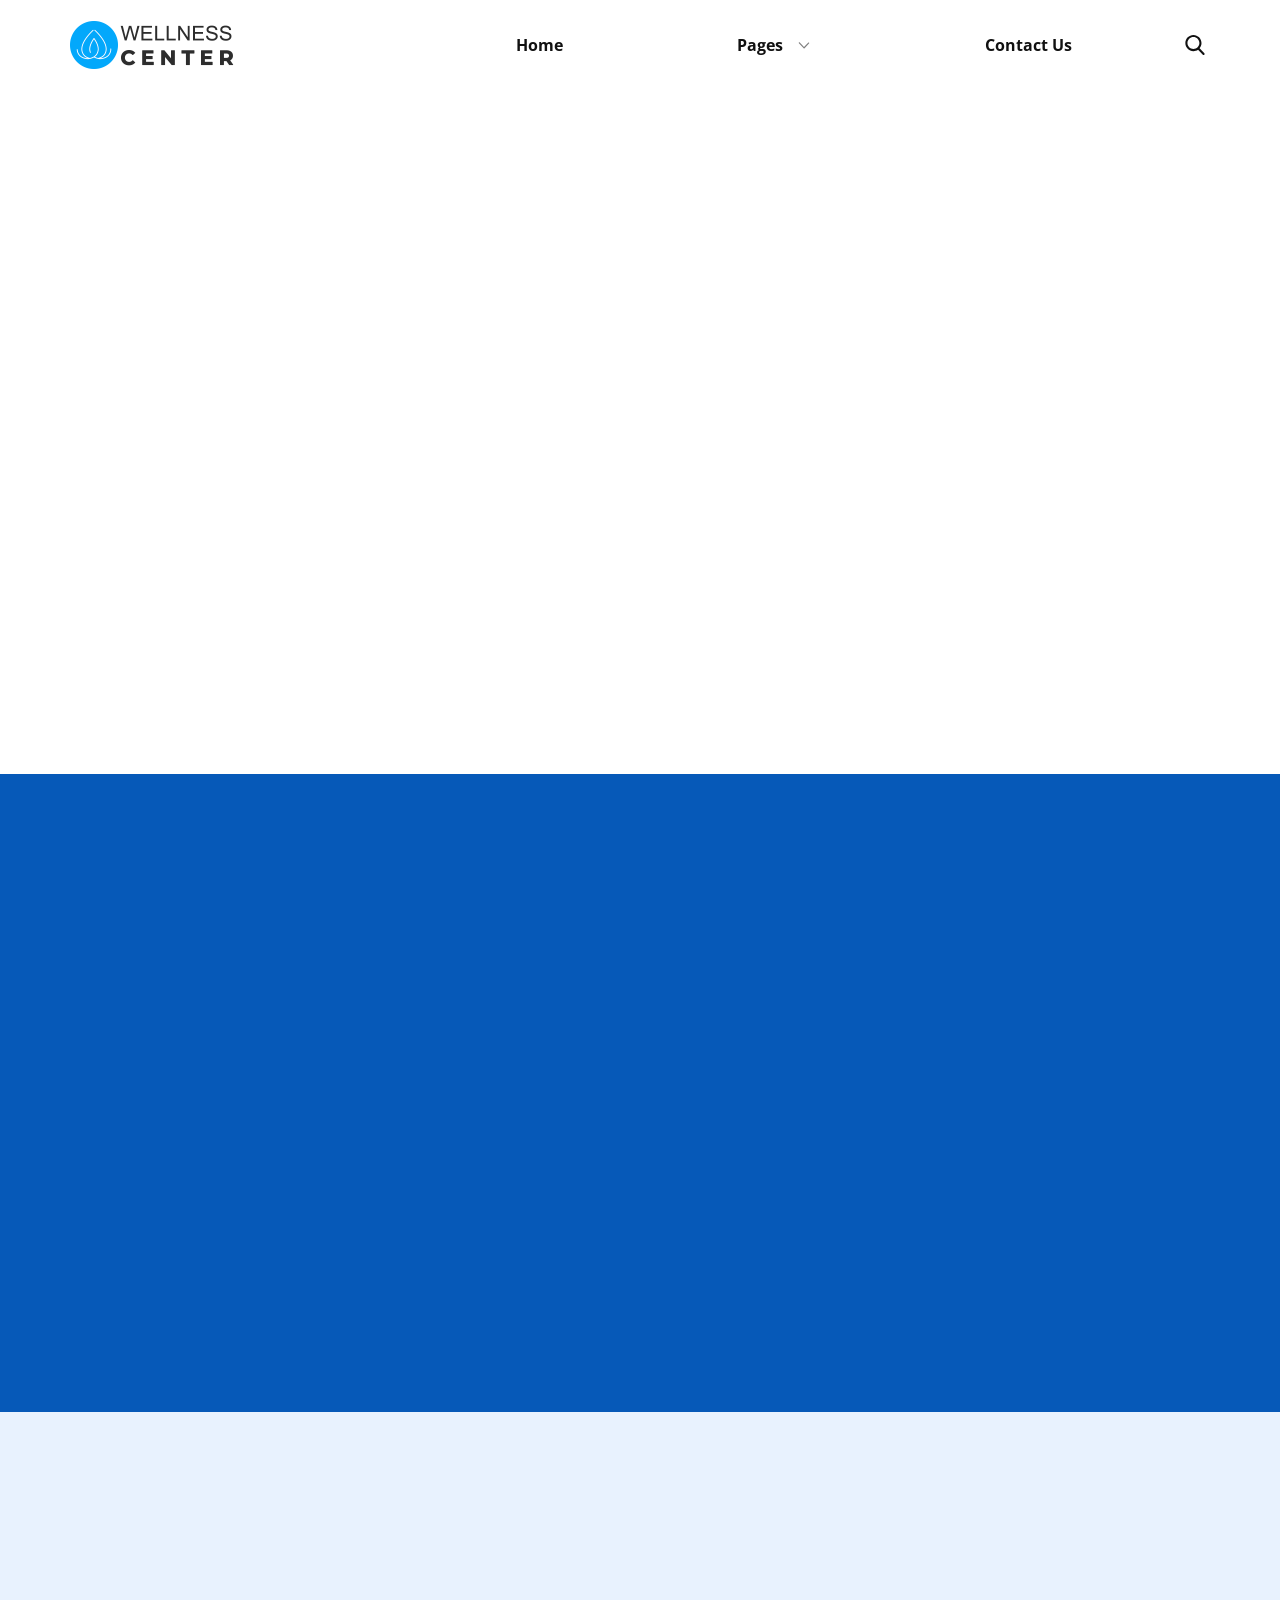
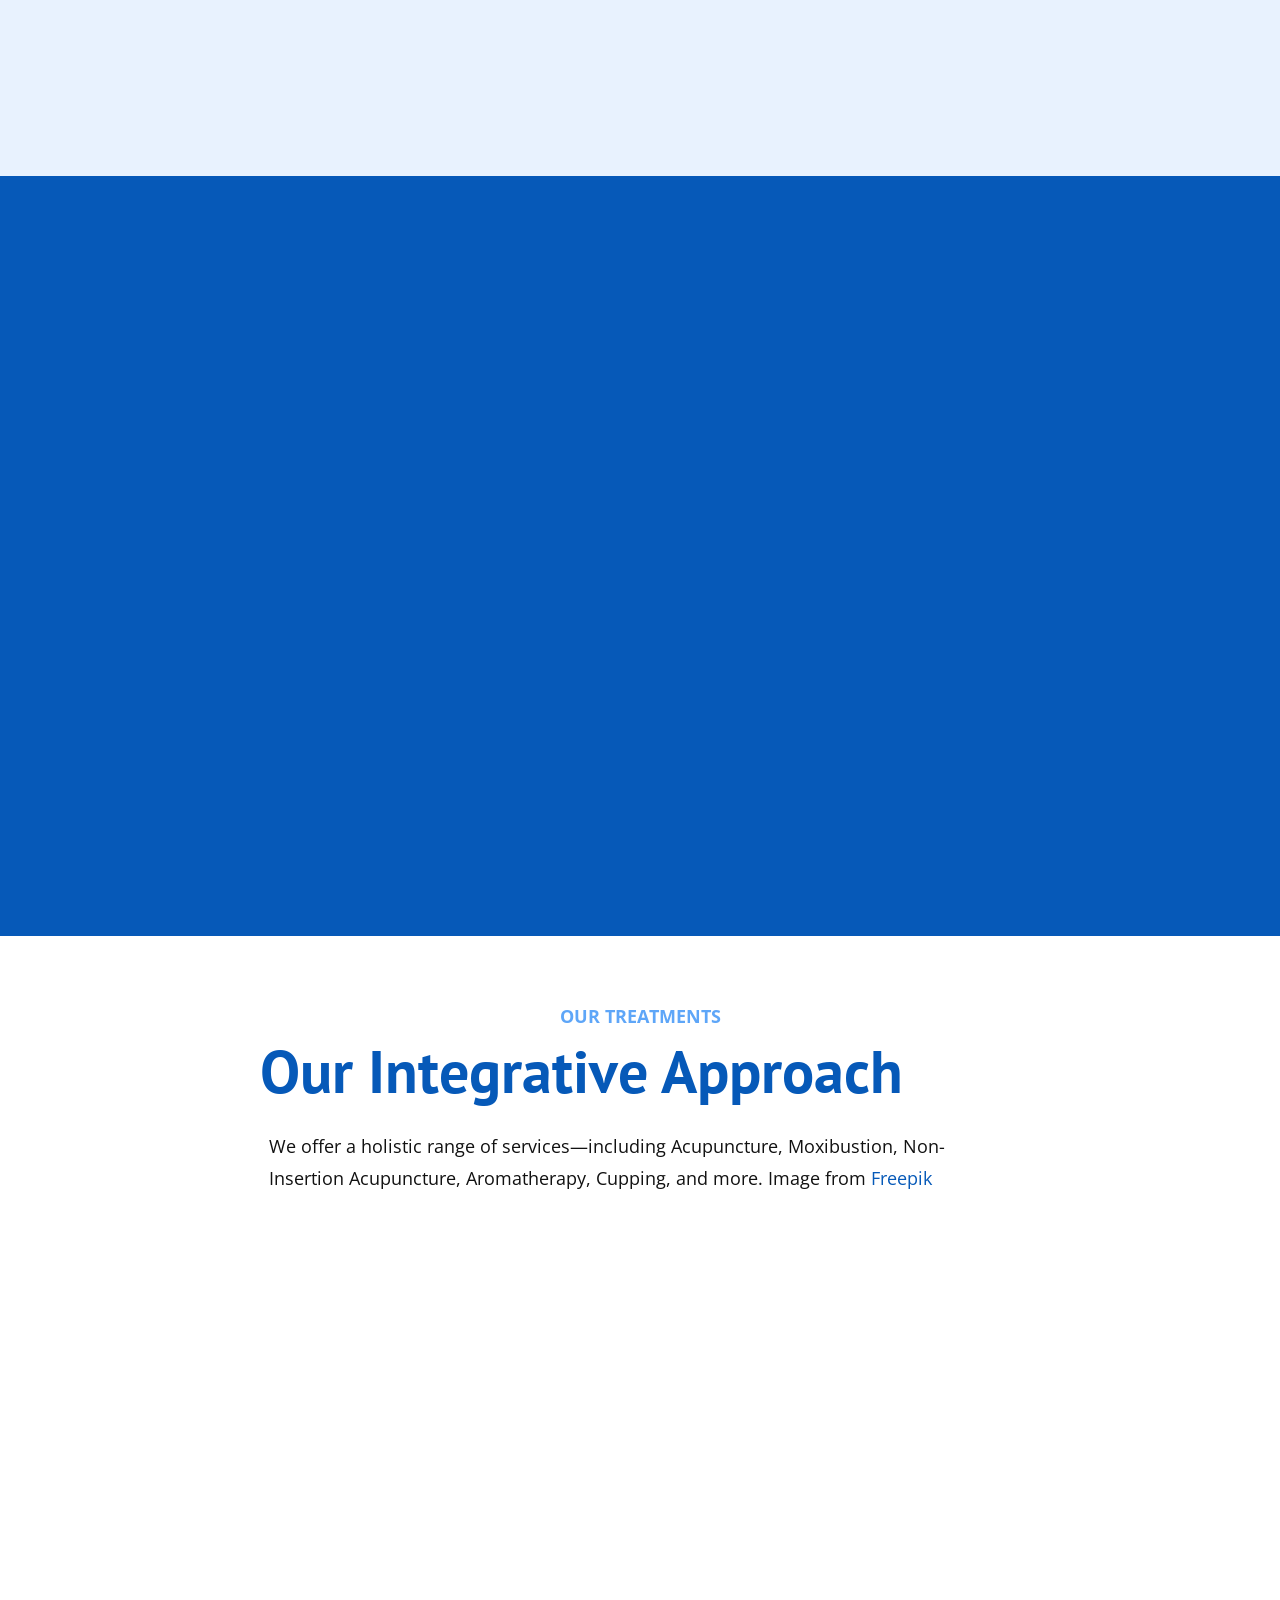
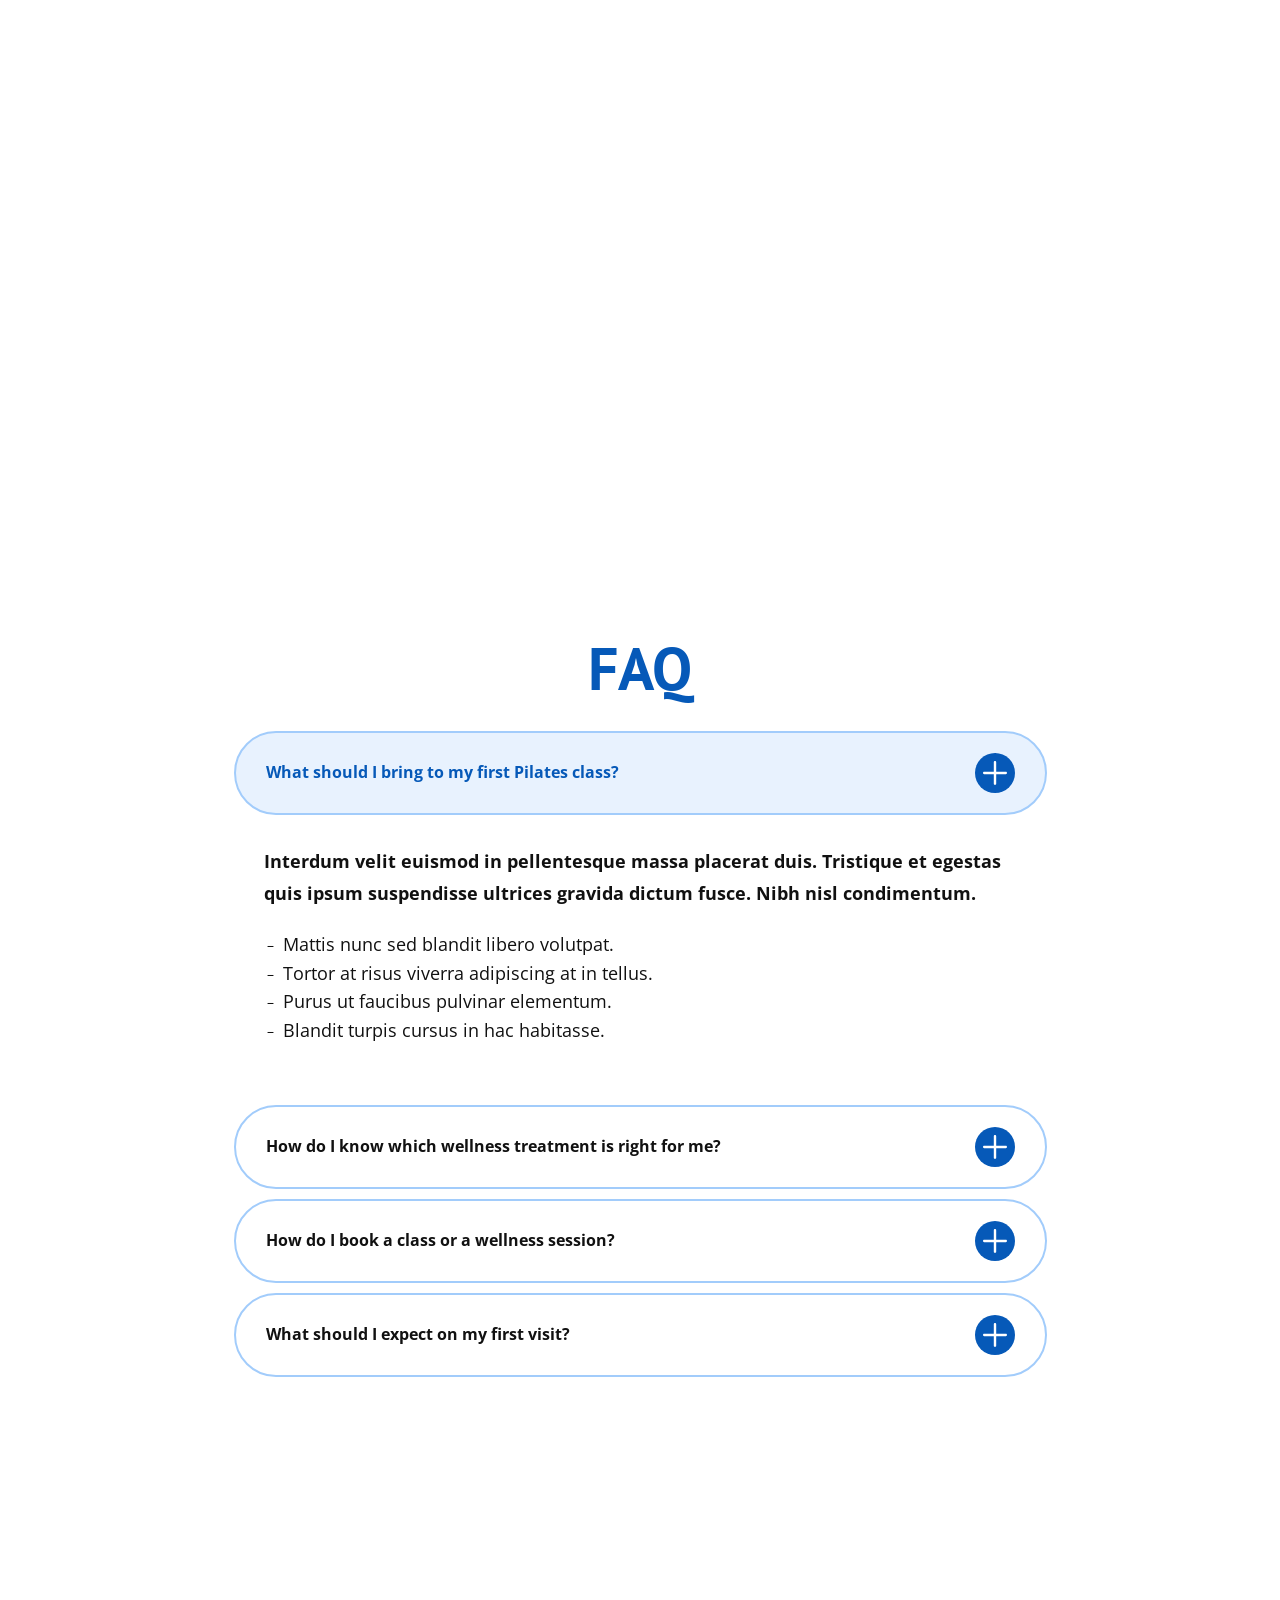
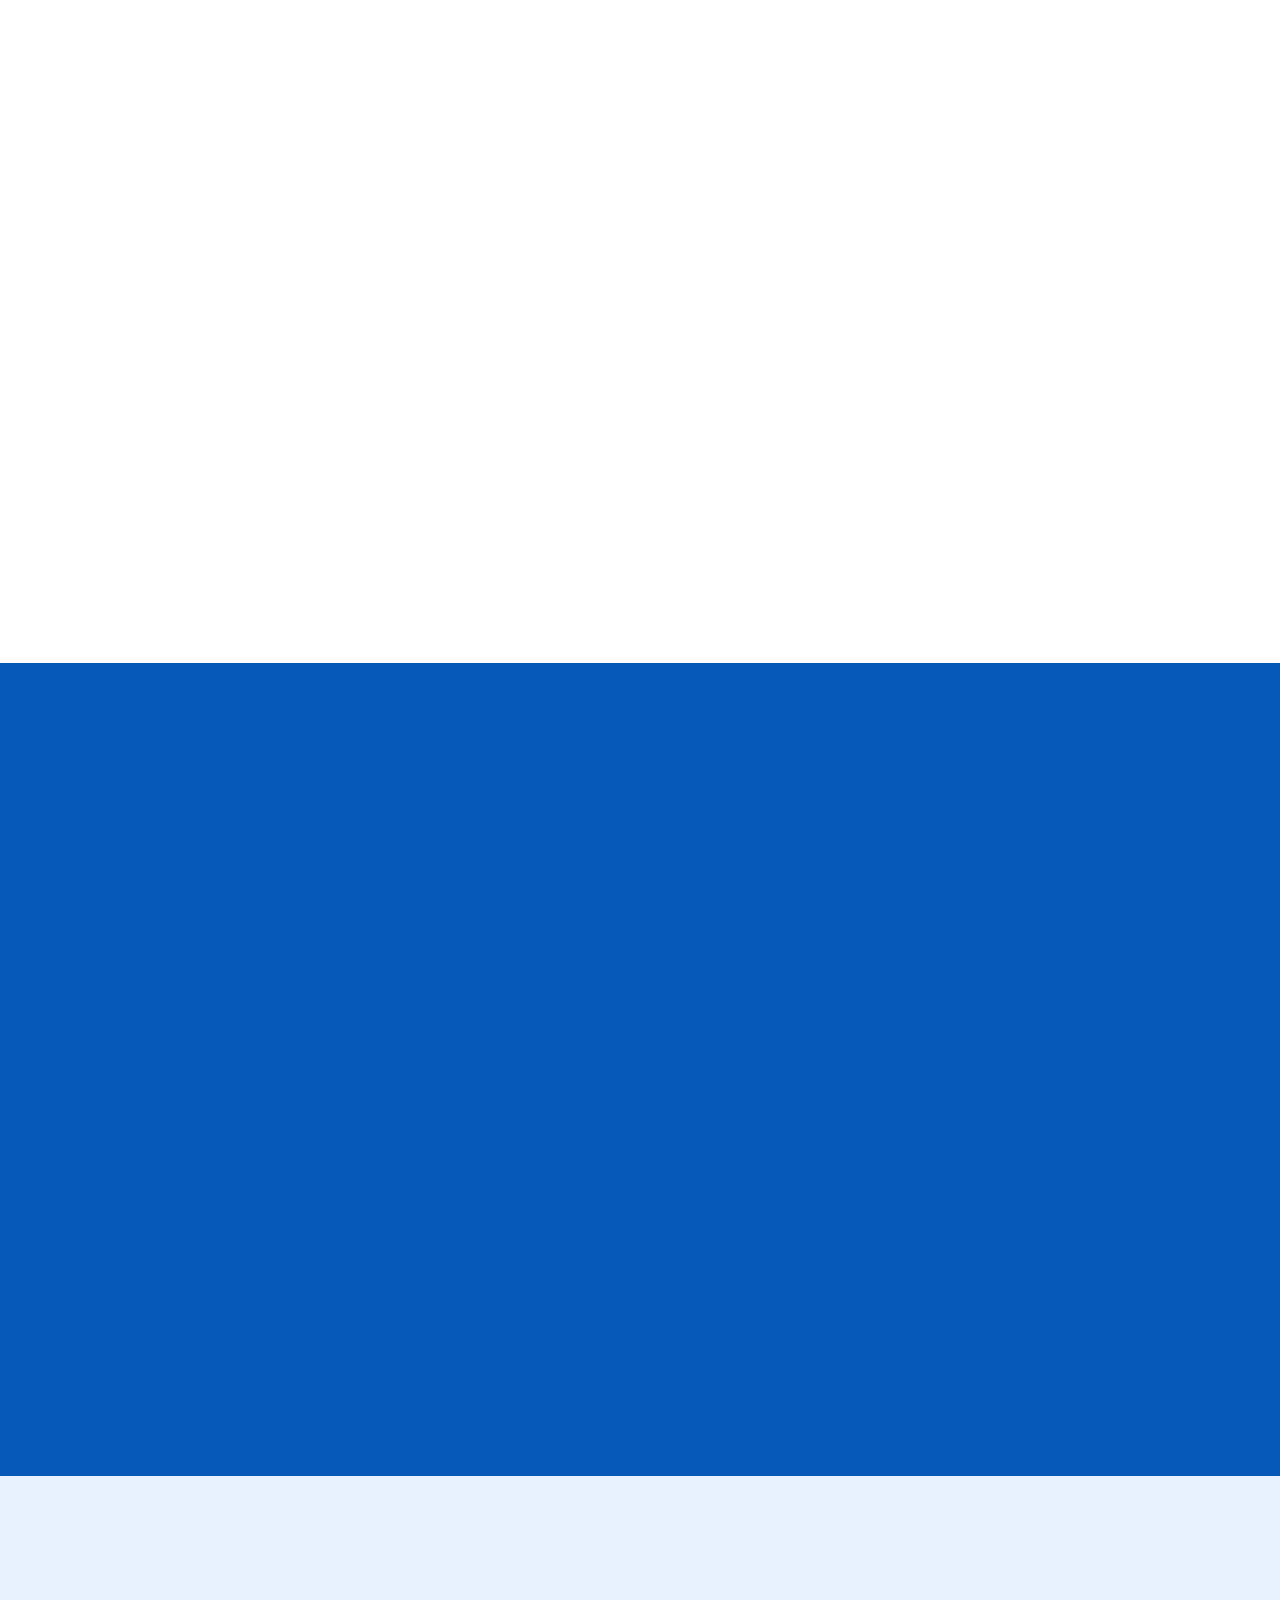
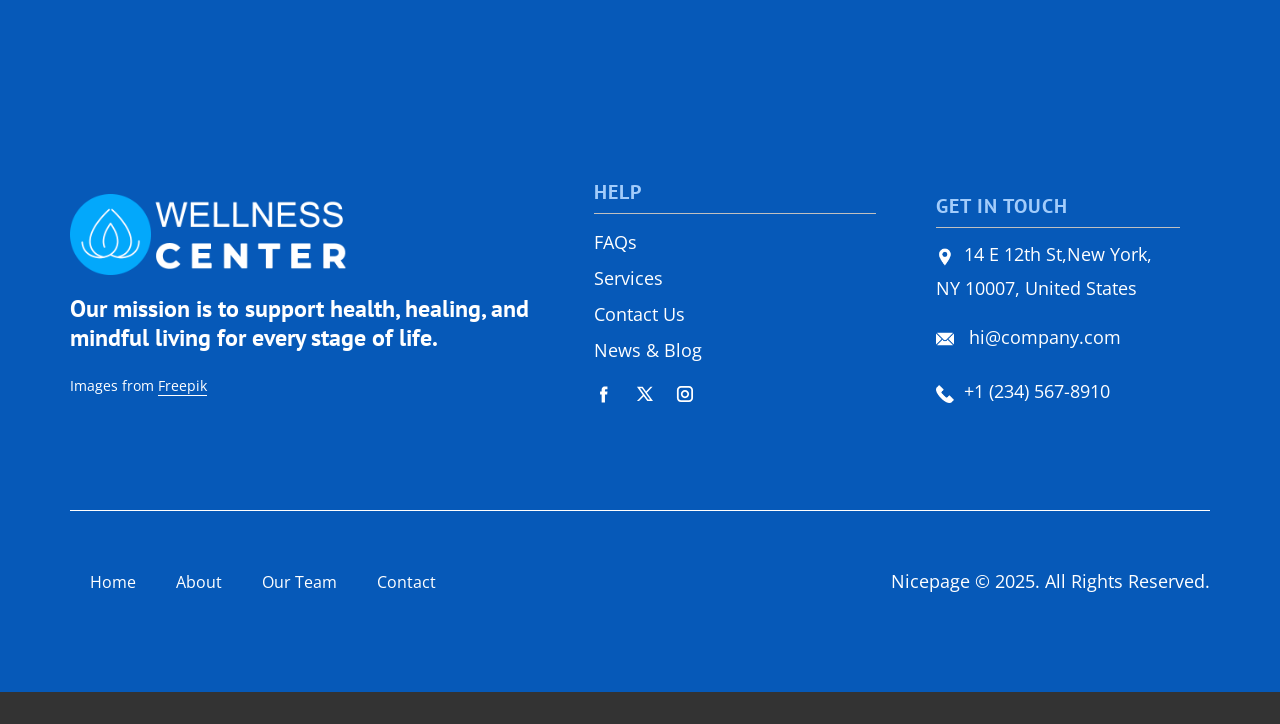
<file: Landing.html>
<!DOCTYPE html>
<html style="font-size: 16px;" lang="en"><head>
    <meta name="viewport" content="width=device-width, initial-scale=1.0">
    <meta charset="utf-8">
    <meta name="keywords" content="​Health and Wellness Center, ​Well Being Programs, ​Scientific well-being&nbsp;to transform lives, ​Benefits of Pilates, ​Find Your Harmony and Health, ​Recommended
starting points:, ​Our Integrative Approach, FAQ, ​Tell us more, ​Guiding your
health wellness, ​Wellbeing workshops">
    <meta name="description" content="">
    <title>Landing</title>
    <link rel="stylesheet" href="nicepage.css" media="screen">
<link rel="stylesheet" href="Landing.css" media="screen">
    <script class="u-script" type="text/javascript" src="jquery.js" defer=""></script>
    <script class="u-script" type="text/javascript" src="nicepage.js" defer=""></script>
    <meta name="generator" content="Nicepage 8.4.0, nicepage.com">
    
    
    
    
    
    
    
    
    
    
    
    
    
    
    <link id="u-page-google-font" rel="stylesheet" href="https://fonts.googleapis.com/css2?display=swap&amp;family=PT+Sans:ital,wght@0,400;0,700;1,400;1,700&amp;family=Open+Sans:ital,wght@0,300;0,400;0,500;0,600;0,700;0,800;1,300;1,400;1,500;1,600;1,700;1,800">
    <script type="application/ld+json">{
		"@context": "http://schema.org",
		"@type": "Organization",
		"name": "",
		"logo": "images/logo-black.png",
		"sameAs": [
				"https://facebook.com/name",
				"https://twitter.com/name",
				"https://instagram.com/name"
		]
}</script>
    <meta name="theme-color" content="#0659b8">
    <meta name="twitter:site" content="@">
    <meta name="twitter:card" content="summary_large_image">
    <meta name="twitter:title" content="Landing">
    <meta name="twitter:description" content="">
    <meta property="og:title" content="Landing">
    <meta property="og:type" content="website">
  <meta name="referrer" content="origin"><meta data-intl-tel-input-cdn-path="intlTelInput/"></head>
  <body data-path-to-root="./" data-include-products="false" class="u-body u-clearfix u-xl-mode" data-lang="en"><header class="u-clearfix u-header u-header" id="header"><div class="u-clearfix u-sheet u-valign-middle u-valign-middle-xxl u-sheet-1">
        <a href="#" class="u-image u-logo u-image-1" data-image-width="656" data-image-height="192">
          <img src="images/logo-black.png" class="u-logo-image u-logo-image-1">
        </a>
        <nav class="u-dropdown-icon u-menu u-menu-dropdown u-offcanvas u-menu-1" role="navigation" aria-label="Menu navigation">
          <div class="menu-collapse" style="font-size: 1rem; letter-spacing: 0px; font-weight: 700;">
            <a class="u-button-style u-custom-left-right-menu-spacing u-custom-padding-bottom u-custom-text-hover-color u-custom-top-bottom-menu-spacing u-hamburger-link u-nav-link u-text-active-palette-1-base u-text-hover-palette-2-base" href="#" tabindex="-1" aria-label="Open menu" aria-controls="261f">
              <svg class="u-svg-link" viewBox="0 0 24 24"><use xlink:href="#menu-hamburger"></use></svg>
              <svg class="u-svg-content" version="1.1" id="menu-hamburger" viewBox="0 0 16 16" x="0px" y="0px" xmlns:xlink="http://www.w3.org/1999/xlink" xmlns="http://www.w3.org/2000/svg"><g><rect y="1" width="16" height="2"></rect><rect y="7" width="16" height="2"></rect><rect y="13" width="16" height="2"></rect>
</g></svg>
            </a>
          </div>
          <div class="u-custom-menu u-nav-container">
            <ul class="u-nav u-unstyled u-nav-1" role="menubar"><li role="none" class="u-nav-item"><a role="menuitem" class="u-button-style u-nav-link u-text-active-palette-1-base u-text-hover-palette-1-base u-nav-link-2" href="./">Home</a>
</li><li role="none" class="u-nav-item"><a tabindex="-1" role="menuitem" class="u-button-style u-nav-link u-text-active-palette-1-base u-text-hover-palette-1-base u-nav-link-2" aria-haspopup="true" aria-current="page">Pages</a><div class="u-nav-popup"><ul role="menu" class="u-h-spacing-20 u-nav u-unstyled u-v-spacing-10" aria-label="Pages menu"><li role="none" class="u-nav-item"><a role="menuitem" class="u-active-palette-1-base u-button-style u-grey-5 u-hover-palette-1-base u-nav-link" href="About.html">About Us</a>
</li><li role="none" class="u-nav-item"><a tabindex="-1" role="menuitem" class="u-active-palette-1-base u-button-style u-grey-5 u-hover-palette-1-base u-nav-link" href="#">Our Team</a>
</li><li role="none" class="u-nav-item"><a role="menuitem" class="u-active-palette-1-base u-button-style u-grey-5 u-hover-palette-1-base u-nav-link" href="FAQ-Page.html">FAQ</a>
</li></ul>
</div>
</li><li role="none" class="u-nav-item"><a tabindex="-1" role="menuitem" class="u-button-style u-nav-link u-text-active-palette-1-base u-text-hover-palette-1-base u-nav-link-2" href="#">Contact Us</a>
</li></ul>
          </div>
          <div class="u-custom-menu u-nav-container-collapse" id="261f" role="region" aria-label="Menu panel">
            <div class="u-black u-container-style u-inner-container-layout u-opacity u-opacity-95 u-sidenav">
              <div class="u-inner-container-layout u-sidenav-overflow">
                <div class="u-menu-close" tabindex="-1" aria-label="Close menu"></div>
                <ul class="u-align-center u-nav u-popupmenu-items u-unstyled u-nav-3" role="menubar"><li role="none" class="u-nav-item"><a role="menuitem" class="u-button-style u-nav-link" href="./">Home</a>
</li><li role="none" class="u-nav-item"><a tabindex="-1" role="menuitem" class="u-button-style u-nav-link" aria-haspopup="true" aria-current="page">Pages</a><div class="u-nav-popup"><ul role="menu" class="u-h-spacing-20 u-nav u-unstyled u-v-spacing-10" aria-label="Pages menu"><li role="none" class="u-nav-item"><a role="menuitem" class="u-button-style u-nav-link" href="About.html">About Us</a>
</li><li role="none" class="u-nav-item"><a tabindex="-1" role="menuitem" class="u-button-style u-nav-link" href="#">Our Team</a>
</li><li role="none" class="u-nav-item"><a role="menuitem" class="u-button-style u-nav-link" href="FAQ-Page.html">FAQ</a>
</li></ul>
</div>
</li><li role="none" class="u-nav-item"><a tabindex="-1" role="menuitem" class="u-button-style u-nav-link" href="#">Contact Us</a>
</li></ul>
              </div>
            </div>
            <div class="u-black u-menu-overlay u-opacity u-opacity-70"></div>
          </div>
        </nav>
        <form action="#" class="u-search u-search-layout-icon u-search-left u-search-1" data-search-token="no-license" data-href="search/search.html" data-page-id="474324083">
          <div class="u-search-overlay"></div>
          <button class="u-search-button" type="submit"><span class="u-search-icon u-search-icon-1">
              <svg class="u-svg-link" preserveAspectRatio="xMidYMin slice" viewBox="0 0 56.966 56.966"><use xlink:href="#svg-8e85"></use></svg>
              <svg xmlns="http://www.w3.org/2000/svg" xmlns:xlink="http://www.w3.org/1999/xlink" version="1.1" id="svg-8e85" x="0px" y="0px" viewBox="0 0 56.966 56.966" style="enable-background:new 0 0 56.966 56.966;" xml:space="preserve" class="u-svg-content"><path d="M55.146,51.887L41.588,37.786c3.486-4.144,5.396-9.358,5.396-14.786c0-12.682-10.318-23-23-23s-23,10.318-23,23  s10.318,23,23,23c4.761,0,9.298-1.436,13.177-4.162l13.661,14.208c0.571,0.593,1.339,0.92,2.162,0.92  c0.779,0,1.518-0.297,2.079-0.837C56.255,54.982,56.293,53.08,55.146,51.887z M23.984,6c9.374,0,17,7.626,17,17s-7.626,17-17,17  s-17-7.626-17-17S14.61,6,23.984,6z"></path></svg></span>
          </button>
          <input class="u-search-input" type="search" name="search" value="" placeholder="Search">
        </form>
      </div></header>
    <section class="u-clearfix u-container-align-center u-valign-bottom-lg u-valign-bottom-md u-valign-bottom-sm u-valign-bottom-xs u-white u-section-1" id="block-1">
      <div class="u-clearfix u-sheet u-valign-bottom-lg u-valign-bottom-xl u-valign-middle-xs u-sheet-1">
        <div class="data-layout-selected u-clearfix u-expanded-width u-layout-wrap u-layout-wrap-1">
          <div class="u-layout">
            <div class="u-layout-row">
              <div class="u-container-align-left u-container-style u-layout-cell u-shape-rectangle u-size-28-xl u-size-30-lg u-size-60-md u-size-60-sm u-size-60-xs u-layout-cell-1" data-animation-name="customAnimationIn" data-animation-duration="1000" data-animation-delay="200">
                <div class="u-container-layout u-valign-middle u-container-layout-1">
                  <h2 class="u-align-left u-text u-text-1"> Health and Wellness Center</h2>
                  <p class="u-align-left u-large-text u-text u-text-variant u-text-2"> In imperdiet sed risus id posuere. Phasellus aliquam luctus tellus a placerat. Suspendisse tincidunt, ante pharetra tempor ornare, odio leo blandit odio, nec auctor tellus tellus quis nunc. Image from <a href="https://www.freepik.com/" class="u-active-none u-border-none u-btn u-button-link u-button-style u-hover-none u-none u-text-palette-1-base u-btn-1">Freepik</a>
                  </p>
                  <a href="" class="u-active-white u-align-left u-border-2 u-border-active-palette-2-base u-border-hover-palette-2-base u-border-palette-1-base u-btn u-btn-round u-button-style u-hover-white u-palette-1-base u-radius u-btn-2">Know More</a>
                  <div class="custom-expanded u-container-align-left u-container-style u-group u-shape-rectangle u-group-1">
                    <div class="u-container-layout u-valign-top u-container-layout-2"><span class="u-align-left u-file-icon u-icon u-icon-circle u-palette-2-base u-text-white u-icon-1"><img src="images/327589-e2ced6db.png" alt=""></span>
                      <p class="u-align-left u-text u-text-3">Call Us 24/7:<br>
                        <a href="tel:+12345678910" class="u-active-none u-border-none u-btn u-button-link u-button-style u-hover-none u-none u-text-palette-1-base u-btn-3"> (123) 456-7890</a>
                      </p>
                    </div>
                  </div>
                </div>
              </div>
              <div class="u-container-align-left-xl u-container-style u-layout-cell u-shape-rectangle u-size-30-lg u-size-32-xl u-size-60-md u-size-60-sm u-size-60-xs u-layout-cell-2">
                <div class="u-container-layout u-valign-bottom-xl u-container-layout-3">
                  <img class="custom-expanded u-image u-image-default u-image-1" src="images/smiling-young-spportswoman-shows-thumbs-up.png" alt="" data-image-width="1100" data-image-height="1426" data-animation-name="customAnimationIn" data-animation-duration="1000" data-animation-delay="500" data-animation-direction="X">
                  <div class="custom-expanded u-container-align-center u-container-style u-group u-palette-2-base u-radius u-shape-round u-group-2" data-animation-name="customAnimationIn" data-animation-duration="1000" data-animation-delay="500">
                    <div class="u-container-layout u-valign-middle u-container-layout-4">
                      <h3 class="u-align-center u-text u-text-default u-text-4" data-animation-name="counter" data-animation-event="scroll" data-animation-duration="3000">25</h3>
                      <h5 class="u-align-left u-text u-text-body-alt-color u-text-5">Years of Experience</h5>
                    </div>
                  </div>
                </div>
              </div>
            </div>
          </div>
        </div>
      </div>
    </section>
    <section class="u-align-center u-clearfix u-container-align-center u-palette-1-base u-section-2" src="" id="block-2">
      <div class="u-clearfix u-sheet u-valign-middle u-sheet-1">
        <h2 class="u-align-center u-text u-text-default u-text-1" data-animation-name="customAnimationIn" data-animation-duration="500" data-animation-delay="0"> Well Being Programs</h2>
        <p class="u-align-center u-text u-text-2" data-animation-name="customAnimationIn" data-animation-duration="1000" data-animation-delay="200"> Nunc eu turpis id nulla sodales luctus. Vestibulum fermentum dui faucibus ligula dapibus scelerisque. Etiam laoreet vitae est vitae convallis. </p>
        <div class="u-expanded-width u-list u-list-1">
          <div class="u-repeater u-repeater-1">
            <div class="u-container-align-center u-container-style u-list-item u-palette-1-light-3 u-radius u-repeater-item u-shape-round u-list-item-1" data-animation-name="customAnimationIn" data-animation-duration="1500" data-animation-delay="500">
              <div class="u-container-layout u-similar-container u-valign-top u-container-layout-1">
                <img class="u-expanded-width u-image u-image-round u-radius u-image-1" src="images/001.jpg" data-image-width="1000" data-image-height="686">
                <h4 class="u-align-center u-text u-text-palette-1-base u-text-3">Yoga Break</h4>
                <p class="u-align-center u-text u-text-4">Sample text. Click to select the Text Element.</p>
              </div>
            </div>
            <div class="u-container-align-center u-container-style u-list-item u-palette-1-light-3 u-radius u-repeater-item u-shape-round u-list-item-2" data-animation-name="customAnimationIn" data-animation-duration="1500" data-animation-delay="500">
              <div class="u-container-layout u-similar-container u-valign-top u-container-layout-2">
                <img class="u-expanded-width u-image u-image-round u-radius u-image-2" src="images/002-pilates.jpg" data-image-width="1200" data-image-height="800">
                <h4 class="u-align-center u-text u-text-palette-1-base u-text-5"> Pilates Break</h4>
                <p class="u-align-center u-text u-text-6">Sample text. Click to select the Text Element.</p>
              </div>
            </div>
            <div class="u-container-align-center u-container-style u-list-item u-palette-1-light-3 u-radius u-repeater-item u-shape-round u-list-item-3" data-animation-name="customAnimationIn" data-animation-duration="1500" data-animation-delay="500">
              <div class="u-container-layout u-similar-container u-valign-top u-container-layout-3">
                <img class="u-expanded-width u-image u-image-round u-radius u-image-3" src="images/close-up-woman-using-virtual-ass.jpg" data-image-width="900" data-image-height="1353">
                <h4 class="u-align-center u-text u-text-palette-1-base u-text-7">DEtox</h4>
                <p class="u-align-center u-text u-text-8">Sample text. Click to select the Text Element.</p>
              </div>
            </div>
            <div class="u-container-align-center u-container-style u-list-item u-palette-1-light-3 u-radius u-repeater-item u-shape-round u-list-item-4" data-animation-name="customAnimationIn" data-animation-duration="1500" data-animation-delay="500">
              <div class="u-container-layout u-similar-container u-valign-top u-container-layout-4">
                <img class="u-expanded-width u-image u-image-round u-radius u-image-4" src="images/04-meditation.jpg" data-image-width="1200" data-image-height="800">
                <h4 class="u-align-center u-text u-text-palette-1-base u-text-9"> Mental Clarity</h4>
                <p class="u-align-center u-text u-text-10">Sample text. Click to select the Text Element.</p>
              </div>
            </div>
          </div>
        </div>
      </div>
    </section>
    <section class="u-clearfix u-container-align-center u-palette-1-light-3 u-section-3" id="block-3">
      <div class="u-clearfix u-sheet u-valign-middle u-sheet-1">
        <div class="data-layout-selected u-clearfix u-expanded-width u-layout-wrap u-layout-wrap-1">
          <div class="u-layout">
            <div class="u-layout-row">
              <div class="u-container-style u-layout-cell u-size-30 u-layout-cell-1" data-animation-name="customAnimationIn" data-animation-duration="1000" data-animation-delay="200">
                <div class="u-container-layout u-container-layout-1">
                  <h3 class="u-text u-text-default u-text-palette-1-base u-text-1"> Your Key to Wellness</h3>
                  <p class="u-text u-text-default u-text-2"> Nunc facilisis commodo risus, non sollicitudin velit eleifend id. Morbi sagittis mauris diam, ac suscipit turpis pretium et. Pellentesque rhoncus laoreet augue nec pharetra. In sed arcu quis sapien consequat vestibulum.</p>
                  <h3 class="u-text u-text-default u-text-palette-1-base u-text-3">Our Mission</h3>
                  <p class="u-text u-text-default u-text-4"> Nunc facilisis commodo risus, non sollicitudin velit eleifend id. Morbi sagittis mauris diam, ac suscipit turpis pretium et. Pellentesque rhoncus laoreet augue nec pharetra. In sed arcu quis sapien consequat vestibulum.</p>
                </div>
              </div>
              <div class="u-container-align-center u-container-style u-layout-cell u-size-30 u-layout-cell-2">
                <div class="u-container-layout u-valign-middle u-container-layout-2">
                  <img class="u-image u-image-round u-radius u-image-1" src="images/pilates-1.jpg" alt="" data-image-width="1000" data-image-height="667" data-animation-name="flipIn" data-animation-duration="1000" data-animation-delay="0" data-animation-direction="X">
                </div>
              </div>
            </div>
          </div>
        </div>
      </div>
    </section>
    <section class="u-clearfix u-palette-1-base u-valign-middle u-section-4" id="block-4">
      <div class="data-layout-selected u-clearfix u-expanded-width u-gutter-0 u-layout-spacing-all u-layout-wrap u-layout-wrap-1">
        <div class="u-layout">
          <div class="u-layout-row">
            <div class="u-container-align-left u-container-style u-layout-cell u-palette-2-base u-radius u-shape-round u-size-31-lg u-size-31-xl u-size-60-md u-size-60-sm u-size-60-xs u-layout-cell-1" data-animation-name="customAnimationIn" data-animation-duration="1500" data-animation-delay="500">
              <div class="u-container-layout u-valign-middle-sm u-valign-middle-xs u-valign-top-lg u-valign-top-md u-valign-top-xl u-container-layout-1">
                <h2 class="u-align-left u-text u-text-body-alt-color u-text-default u-text-1"> Scientific well-being&nbsp;to transform lives</h2>
                <p class="u-align-left u-text u-text-default u-text-2"> Duis aute irure dolor in reprehenderit in voluptate velit esse cillum dolore eu fugiat nulla pariatur. Excepteur sint occaecat cupidatat non proident, sunt in culpa qui officia deserunt mollit anim id est laborum.&nbsp;<br>
                </p>
                <div class="u-align-left u-border-3 u-border-white u-expanded-width u-line u-line-horizontal u-line-1"></div>
                <div class="u-expanded-width u-list u-list-1">
                  <div class="u-repeater u-repeater-1">
                    <div class="u-align-center u-container-align-center u-container-align-left-xl u-container-style u-list-item u-repeater-item u-list-item-1" data-animation-name="customAnimationIn" data-animation-duration="1500" data-animation-delay="500">
                      <div class="u-container-layout u-similar-container u-valign-top u-container-layout-2">
                        <h3 class="u-align-left u-text u-text-3" data-animation-name="counter" data-animation-event="scroll" data-animation-duration="3000"> 30k+</h3>
                        <h6 class="u-align-left u-text u-text-body-alt-color u-text-4">happy clients</h6>
                      </div>
                    </div>
                    <div class="u-align-center u-container-align-center u-container-align-left-xl u-container-style u-list-item u-repeater-item u-list-item-2" data-animation-name="customAnimationIn" data-animation-duration="1500" data-animation-delay="500">
                      <div class="u-container-layout u-similar-container u-valign-top u-container-layout-3">
                        <h3 class="u-align-left u-text u-text-5" data-animation-name="counter" data-animation-event="scroll" data-animation-duration="3000">74</h3>
                        <h6 class="u-align-left u-text u-text-body-alt-color u-text-6">programs</h6>
                      </div>
                    </div>
                    <div class="u-align-center u-container-align-center u-container-align-left-xl u-container-style u-list-item u-repeater-item u-list-item-3" data-animation-name="customAnimationIn" data-animation-duration="1500" data-animation-delay="500">
                      <div class="u-container-layout u-similar-container u-valign-top u-container-layout-4">
                        <h3 class="u-align-left u-text u-text-7" data-animation-name="counter" data-animation-event="scroll" data-animation-duration="3000">80+</h3>
                        <h6 class="u-align-left u-text u-text-body-alt-color u-text-8"> Caring Staff</h6>
                      </div>
                    </div>
                  </div>
                </div>
              </div>
            </div>
            <div class="u-container-align-left u-container-style u-layout-cell u-palette-1-base u-shape-rectangle u-size-29-lg u-size-29-xl u-size-60-md u-size-60-sm u-size-60-xs u-layout-cell-2" data-image-width="740" data-image-height="1101" data-animation-name="customAnimationIn" data-animation-duration="1500" data-animation-delay="500">
              <div class="u-container-layout u-valign-top u-container-layout-5">
                <h2 class="u-align-left u-text u-text-body-alt-color u-text-9"> Benefits of Pilates&nbsp;<br>
                </h2>
                <p class="u-align-left u-text u-text-default u-text-10"> Duis aute irure dolor in reprehenderit in voluptate velit esse cillum dolore eu fugiat nulla pariatur.<br>
                </p>
                <ul class="u-align-left u-custom-list u-text u-text-11">
                  <li style="padding-left: 6px;">
                    <div class="u-list-icon">
                      <div>✔</div>
                    </div> Builds strength without excess bulk
                  </li>
                  <li style="padding-left: 6px;">
                    <div class="u-list-icon">
                      <div>✔</div>
                    </div>Improves functional strength
                  </li>
                  <li style="padding-left: 6px;">
                    <div class="u-list-icon">
                      <div>✔</div>
                    </div>Increases flexibility &amp; agility
                  </li>
                  <li style="padding-left: 6px;">
                    <div class="u-list-icon">
                      <div>✔</div>
                    </div>Develops core strength &amp; control
                  </li>
                  <li style="padding-left: 6px;">
                    <div class="u-list-icon">
                      <div>✔</div>
                    </div>Improves posture, balance, &amp; coordination
                  </li>
                  <li style="padding-left: 6px;">
                    <div class="u-list-icon">
                      <div>✔</div>
                    </div>Enhances the mind-body connection
                  </li>
                </ul>
                <a href="" class="u-active-white u-align-left u-border-2 u-border-active-palette-1-base u-border-hover-palette-1-base u-border-white u-btn u-btn-round u-button-style u-hover-white u-palette-1-base u-radius u-btn-1">Know More</a>
              </div>
            </div>
          </div>
        </div>
      </div>
    </section>
    <section class="u-clearfix u-container-align-center u-palette-1-light-3 u-section-5" id="block-5">
      <div class="u-clearfix u-sheet u-valign-middle u-sheet-1">
        <h6 class="u-align-center u-text u-text-default u-text-1" data-animation-name="customAnimationIn" data-animation-duration="700" data-animation-delay="0">What we offer<span style="font-weight: 400;"><span style="font-weight: 700;"><span style="font-weight: 400;"></span></span></span>
        </h6>
        <h2 class="u-align-center u-text u-text-default u-text-2" data-animation-name="customAnimationIn" data-animation-duration="700" data-animation-delay="0"> Find Your Harmony and Health</h2>
        <div class="u-expanded-width u-list u-list-1">
          <div class="u-repeater u-repeater-1">
            <div class="u-container-align-center-sm u-container-align-center-xs u-container-align-left-lg u-container-align-left-md u-container-align-left-xl u-container-style u-list-item u-radius u-repeater-item u-shape-round u-white u-list-item-1" data-animation-name="flipIn" data-animation-duration="1500" data-animation-direction="X" data-animation-delay="0">
              <div class="u-container-layout u-similar-container u-valign-top u-container-layout-1">
                <img class="u-image u-image-contain u-image-default u-opacity u-opacity-80 u-preserve-proportions u-image-1" src="images/shape-5.png" alt="" data-image-width="300" data-image-height="300"><span class="u-align-center-sm u-align-center-xs u-align-left-lg u-align-left-md u-align-left-xl u-file-icon u-icon u-text-palette-1-base u-icon-1"><img src="images/4646037-6ae375c7.png" alt=""></span>
                <h5 class="u-align-center-sm u-align-center-xs u-align-left-lg u-align-left-md u-align-left-xl u-text u-text-3">Meditation</h5>
                <p class="u-align-center-sm u-align-center-xs u-align-left-lg u-align-left-md u-align-left-xl u-text u-text-4"> Ut enim ad minim veniam, quis nostrud exercitation ullamco laboris</p>
                <a href="#" class="u-align-center-sm u-align-center-xs u-align-left-lg u-align-left-md u-align-left-xl u-border-1 u-border-active-grey-50 u-border-hover-grey-50 u-border-no-left u-border-no-right u-border-no-top u-border-palette-1-base u-btn u-button-style u-none u-text-active-grey-50 u-text-body-color u-text-hover-grey-50 u-btn-1" data-animation-name="" data-animation-duration="0" data-animation-delay="0" data-animation-direction="">more</a>
              </div>
            </div>
            <div class="u-container-align-center-sm u-container-align-center-xs u-container-align-left-lg u-container-align-left-md u-container-align-left-xl u-container-style u-list-item u-radius u-repeater-item u-shape-round u-white u-list-item-2" data-animation-name="flipIn" data-animation-duration="1500" data-animation-direction="X" data-animation-delay="0">
              <div class="u-container-layout u-similar-container u-valign-top u-container-layout-2">
                <img class="u-image u-image-contain u-image-default u-opacity u-opacity-80 u-preserve-proportions u-image-2" src="images/shape-3.png" alt="" data-image-width="300" data-image-height="300"><span class="u-align-center-sm u-align-center-xs u-align-left-lg u-align-left-md u-align-left-xl u-file-icon u-icon u-text-palette-1-base u-icon-2"><img src="images/11063994-fa299133.png" alt=""></span>
                <h5 class="u-align-center-sm u-align-center-xs u-align-left-lg u-align-left-md u-align-left-xl u-text u-text-5">Aromatheraphy</h5>
                <p class="u-align-center-sm u-align-center-xs u-align-left-lg u-align-left-md u-align-left-xl u-text u-text-6"> Ut enim ad minim veniam, quis nostrud exercitation ullamco laboris</p>
                <a href="#" class="u-align-center-sm u-align-center-xs u-align-left-lg u-align-left-md u-align-left-xl u-border-1 u-border-active-grey-50 u-border-hover-grey-50 u-border-no-left u-border-no-right u-border-no-top u-border-palette-1-base u-btn u-button-style u-none u-text-active-grey-50 u-text-body-color u-text-hover-grey-50 u-btn-2" data-animation-name="" data-animation-duration="0" data-animation-delay="0" data-animation-direction="">more</a>
              </div>
            </div>
            <div class="u-container-align-center-sm u-container-align-center-xs u-container-align-left-lg u-container-align-left-md u-container-align-left-xl u-container-style u-list-item u-radius u-repeater-item u-shape-round u-white u-list-item-3" data-animation-name="flipIn" data-animation-duration="1500" data-animation-direction="X" data-animation-delay="0">
              <div class="u-container-layout u-similar-container u-valign-top u-container-layout-3">
                <img class="u-image u-image-contain u-image-default u-opacity u-opacity-80 u-preserve-proportions u-image-3" src="images/shape-2.png" alt="" data-image-width="300" data-image-height="300"><span class="u-align-center-sm u-align-center-xs u-align-left-lg u-align-left-md u-align-left-xl u-file-icon u-icon u-text-palette-1-base u-icon-3"><img src="images/4675436-3be33099.png" alt=""></span>
                <h5 class="u-align-center-sm u-align-center-xs u-align-left-lg u-align-left-md u-align-left-xl u-text u-text-7">Massage</h5>
                <p class="u-align-center-sm u-align-center-xs u-align-left-lg u-align-left-md u-align-left-xl u-text u-text-8"> Ut enim ad minim veniam, quis nostrud exercitation ullamco laboris</p>
                <a href="#" class="u-align-center-sm u-align-center-xs u-align-left-lg u-align-left-md u-align-left-xl u-border-1 u-border-active-grey-50 u-border-hover-grey-50 u-border-no-left u-border-no-right u-border-no-top u-border-palette-1-base u-btn u-button-style u-none u-text-active-grey-50 u-text-body-color u-text-hover-grey-50 u-btn-3" data-animation-name="" data-animation-duration="0" data-animation-delay="0" data-animation-direction="">more</a>
              </div>
            </div>
            <div class="u-container-align-center-sm u-container-align-center-xs u-container-align-left-lg u-container-align-left-md u-container-align-left-xl u-container-style u-list-item u-radius u-repeater-item u-shape-round u-white u-list-item-4" data-animation-name="flipIn" data-animation-duration="1500" data-animation-delay="0" data-animation-direction="X">
              <div class="u-container-layout u-similar-container u-valign-top u-container-layout-4">
                <img class="u-image u-image-contain u-image-default u-opacity u-opacity-80 u-preserve-proportions u-image-4" src="images/shape-6.png" alt="" data-image-width="300" data-image-height="300"><span class="u-align-center-sm u-align-center-xs u-align-left-lg u-align-left-md u-align-left-xl u-file-icon u-icon u-text-palette-1-base u-icon-4"><img src="images/6315999-f15aa268.png" alt=""></span>
                <h5 class="u-align-center-sm u-align-center-xs u-align-left-lg u-align-left-md u-align-left-xl u-text u-text-9">Pilates</h5>
                <p class="u-align-center-sm u-align-center-xs u-align-left-lg u-align-left-md u-align-left-xl u-text u-text-10"> Ut enim ad minim veniam, quis nostrud exercitation ullamco laboris</p>
                <a href="#" class="u-align-center-sm u-align-center-xs u-align-left-lg u-align-left-md u-align-left-xl u-border-1 u-border-active-grey-50 u-border-hover-grey-50 u-border-no-left u-border-no-right u-border-no-top u-border-palette-1-base u-btn u-button-style u-none u-text-active-grey-50 u-text-body-color u-text-hover-grey-50 u-btn-4" data-animation-name="" data-animation-duration="0" data-animation-delay="0" data-animation-direction="">more</a>
              </div>
            </div>
          </div>
        </div>
      </div>
    </section>
    <section class="u-clearfix u-container-align-center u-palette-1-base u-section-6" id="block-6">
      <div class="u-clearfix u-sheet u-valign-middle u-sheet-1">
        <div class="data-layout-selected u-clearfix u-expanded-width u-gutter-40 u-layout-wrap u-layout-wrap-1">
          <div class="u-layout">
            <div class="u-layout-row">
              <div class="u-size-24-lg u-size-24-xl u-size-29-sm u-size-29-xs u-size-60-md">
                <div class="u-layout-col">
                  <div class="u-size-60">
                    <div class="u-layout-row">
                      <div class="u-container-align-left u-container-style u-layout-cell u-shape-rectangle u-size-60 u-layout-cell-1" data-animation-name="customAnimationIn" data-animation-duration="500" data-animation-delay="0">
                        <div class="u-container-layout u-valign-top u-container-layout-1">
                          <h2 class="u-align-left u-text u-text-1"> Recommended <br>starting points:
                          </h2>
                          <p class="u-align-left u-text u-text-2">Image from <a href="https://www.freepik.com/" class="u-active-none u-border-1 u-border-active-palette-1-light-2 u-border-hover-palette-1-light-2 u-border-no-left u-border-no-right u-border-no-top u-border-palette-1-light-2 u-btn u-button-link u-button-style u-hover-none u-none u-text-palette-1-light-2 u-btn-1">Freepik</a>
                          </p>
                          <div class="u-expanded-width u-list u-list-1">
                            <div class="u-repeater u-repeater-1">
                              <div class="u-container-style u-list-item u-repeater-item u-list-item-1">
                                <div class="u-container-layout u-similar-container u-container-layout-2">
                                  <h4 class="u-text u-text-default u-text-3"> Wellness and Training&nbsp;<span class="u-file-icon u-icon u-text-white"><img src="images/157926-afc97a87.png" alt=""></span>
                                  </h4>
                                </div>
                              </div>
                              <div class="u-container-style u-list-item u-repeater-item u-list-item-2">
                                <div class="u-container-layout u-similar-container u-container-layout-3">
                                  <h4 class="u-text u-text-default u-text-4"> Introductory to Pilates&nbsp;<span class="u-file-icon u-icon u-text-white"><img src="images/157926-afc97a87.png" alt=""></span>
                                  </h4>
                                </div>
                              </div>
                              <div class="u-container-style u-list-item u-repeater-item u-list-item-3">
                                <div class="u-container-layout u-similar-container u-container-layout-4">
                                  <h4 class="u-text u-text-default u-text-5"> Pilates Training Fusion&nbsp;<span class="u-file-icon u-icon u-text-white"><img src="images/157926-afc97a87.png" alt=""></span>
                                  </h4>
                                </div>
                              </div>
                              <div class="u-container-style u-list-item u-repeater-item u-list-item-4">
                                <div class="u-container-layout u-similar-container u-container-layout-5">
                                  <h4 class="u-text u-text-default u-text-6"> Class Schedule &nbsp;<span class="u-file-icon u-icon u-text-white"><img src="images/157926-afc97a87.png" alt=""></span>
                                  </h4>
                                </div>
                              </div>
                            </div>
                          </div>
                        </div>
                      </div>
                    </div>
                  </div>
                </div>
              </div>
              <div class="u-size-31-sm u-size-31-xs u-size-36-lg u-size-36-xl u-size-60-md">
                <div class="u-layout-col">
                  <div class="u-container-style u-layout-cell u-size-20 u-layout-cell-2" data-animation-name="customAnimationIn" data-animation-duration="1000" data-animation-delay="200">
                    <div class="u-container-layout u-container-layout-6">
                      <h4 class="u-text u-text-default u-text-7">Working Hours </h4>
                      <p class="u-text u-text-default u-text-8"><span style="font-weight: 700;"> Mon</span> – Fri: 9am to 7pm <br><span style="font-weight: 700;">Saturday:</span> 9am to 5pm <br>S<span style="font-weight: 700;">unday:</span> Closed
                      </p>
                    </div>
                  </div>
                  <div class="u-container-align-left u-container-style u-layout-cell u-size-40 u-layout-cell-3" data-animation-name="customAnimationIn" data-animation-duration="1000" data-animation-delay="500">
                    <div class="u-container-layout u-valign-middle u-container-layout-7">
                      <img class="u-expanded-width u-image u-image-round u-radius u-image-1" src="images/woman-training-pilates-reformer_1303-23339.jpg" data-image-width="1060" data-image-height="706" data-animation-name="flipIn" data-animation-duration="1000" data-animation-delay="0" data-animation-direction="X">
                    </div>
                  </div>
                </div>
              </div>
            </div>
          </div>
        </div>
      </div>
    </section>
    <section class="u-clearfix u-container-align-center-md u-container-align-center-sm u-container-align-center-xs u-section-7" id="block-7">
      <div class="u-clearfix u-sheet u-valign-middle-md u-valign-middle-sm u-sheet-1">
        <h6 class="u-align-center-md u-align-center-sm u-align-center-xs u-align-left-lg u-align-left-xl u-text u-text-default u-text-1"> Our treatments</h6>
        <h2 class="u-align-center-md u-align-center-sm u-align-center-xs u-align-left-lg u-align-left-xl u-text u-text-default u-text-2"> Our Integrative Approach</h2>
        <p class="u-align-center-md u-align-center-sm u-align-center-xs u-align-left-lg u-align-left-xl u-text u-text-3">We offer a holistic range of services—including Acupuncture, Moxibustion, Non-Insertion Acupuncture, Aromatherapy, Cupping, and more. Image from <a href="https://www.freepik.com/" class="u-active-none u-border-none u-btn u-button-link u-button-style u-hover-none u-none u-text-palette-1-base u-btn-1">Freepik</a>
        </p>
        <div class="u-expanded-width u-list u-list-1">
          <div class="u-repeater u-repeater-1">
            <div class="u-container-align-center u-container-style u-image u-image-round u-list-item u-radius u-repeater-item u-shading u-image-1" data-image-width="1000" data-image-height="665" data-animation-name="customAnimationIn" data-animation-duration="1000" data-animation-delay="100">
              <div class="u-container-layout u-similar-container u-valign-middle-sm u-valign-middle-xs u-valign-top-lg u-valign-top-md u-valign-top-xl u-container-layout-1">
                <h3 class="u-align-center u-text u-text-default u-text-4"> Acupuncture</h3>
                <p class="u-align-center u-text u-text-default u-text-5">Sample text. Click to select the Text Element.</p>
              </div>
            </div>
            <div class="u-container-align-center u-container-style u-image u-image-round u-list-item u-radius u-repeater-item u-shading u-image-2" data-image-width="1000" data-image-height="665" data-animation-name="customAnimationIn" data-animation-duration="1000" data-animation-delay="100">
              <div class="u-container-layout u-similar-container u-valign-middle-sm u-valign-middle-xs u-valign-top-lg u-valign-top-md u-valign-top-xl u-container-layout-2">
                <h3 class="u-align-center u-text u-text-default u-text-6"> Moxibustion</h3>
                <p class="u-align-center u-text u-text-default u-text-7">Sample text. Click to select the Text Element.</p>
              </div>
            </div>
            <div class="u-container-align-center u-container-style u-image u-image-round u-list-item u-radius u-repeater-item u-shading u-image-3" data-animation-name="customAnimationIn" data-animation-duration="1000" data-animation-delay="100">
              <div class="u-container-layout u-similar-container u-valign-middle-sm u-valign-middle-xs u-valign-top-lg u-valign-top-md u-valign-top-xl u-container-layout-3">
                <h3 class="u-align-center u-text u-text-default u-text-8"> Acupressure</h3>
                <p class="u-align-center u-text u-text-default u-text-9">Sample text. Click to select the Text Element.</p>
              </div>
            </div>
            <div class="u-container-align-center u-container-style u-image u-image-round u-list-item u-radius u-repeater-item u-shading u-image-4" data-image-width="1000" data-image-height="665" data-animation-name="customAnimationIn" data-animation-duration="1000" data-animation-delay="100">
              <div class="u-container-layout u-similar-container u-valign-middle-sm u-valign-middle-xs u-valign-top-lg u-valign-top-md u-valign-top-xl u-container-layout-4">
                <h3 class="u-align-center u-text u-text-default u-text-10"> Massage</h3>
                <p class="u-align-center u-text u-text-default u-text-11">Sample text. Click to select the Text Element.</p>
              </div>
            </div>
            <div class="u-container-align-center u-container-style u-image u-image-round u-list-item u-radius u-repeater-item u-shading u-image-5" data-image-width="1000" data-image-height="665" data-animation-name="customAnimationIn" data-animation-duration="1000" data-animation-delay="100">
              <div class="u-container-layout u-similar-container u-valign-middle-sm u-valign-middle-xs u-valign-top-lg u-valign-top-md u-valign-top-xl u-container-layout-5">
                <h3 class="u-align-center u-text u-text-default u-text-12"> Herbal Medicine</h3>
                <p class="u-align-center u-text u-text-default u-text-13">Sample text. Click to select the Text Element.</p>
              </div>
            </div>
            <div class="u-container-align-center u-container-style u-image u-image-round u-list-item u-radius u-repeater-item u-shading u-image-6" data-animation-name="customAnimationIn" data-animation-duration="1000" data-animation-delay="100">
              <div class="u-container-layout u-similar-container u-valign-middle-sm u-valign-middle-xs u-valign-top-lg u-valign-top-md u-valign-top-xl u-container-layout-6">
                <h3 class="u-align-center u-text u-text-default u-text-14"> Reflexology</h3>
                <p class="u-align-center u-text u-text-default u-text-15">Sample text. Click to select the Text Element.</p>
              </div>
            </div>
          </div>
        </div>
        <a href="" class="u-active-white u-align-center-md u-align-center-sm u-align-center-xs u-align-left-lg u-align-left-xl u-border-2 u-border-active-palette-2-base u-border-hover-palette-2-base u-border-palette-1-base u-btn u-btn-round u-button-style u-hover-white u-palette-1-base u-radius u-btn-2" data-animation-name="customAnimationIn" data-animation-duration="1000" data-animation-delay="500">all healing treatments</a>
      </div>
    </section>
    <section class="u-clearfix u-container-align-center u-section-8" id="block-8">
      <div class="u-clearfix u-sheet u-valign-middle u-sheet-1">
        <h2 class="u-align-center u-text u-text-default u-text-1">FAQ</h2>
        <div class="u-accordion u-spacing-10 u-accordion-1" role="tablist">
          <div class="u-accordion-item u-accordion-item-1">
            <a class="active u-accordion-link u-active-palette-1-light-3 u-border-2 u-border-active-palette-1-light-2 u-border-hover-palette-1-light-2 u-border-palette-1-light-2 u-btn-round u-button-style u-radius u-text-active-palette-1-base u-text-body-color u-accordion-link-1" id="link-accordion-7c0e" aria-controls="accordion-7c0e" aria-selected="true" role="tab"><span class="u-accordion-link-text"> What should I bring to my first Pilates class?<br></span><span class="u-accordion-link-icon u-icon u-icon-circle u-palette-1-base u-text-white u-icon-1"><svg class="u-svg-link" preserveAspectRatio="xMidYMin slice" viewBox="0 0 426.66667 426.66667" style=""><use xlink:href="#svg-347e"></use></svg><svg class="u-svg-content" viewBox="0 0 426.66667 426.66667" id="svg-347e"><path d="m405.332031 192h-170.664062v-170.667969c0-11.773437-9.558594-21.332031-21.335938-21.332031-11.773437 0-21.332031 9.558594-21.332031 21.332031v170.667969h-170.667969c-11.773437 0-21.332031 9.558594-21.332031 21.332031 0 11.777344 9.558594 21.335938 21.332031 21.335938h170.667969v170.664062c0 11.777344 9.558594 21.335938 21.332031 21.335938 11.777344 0 21.335938-9.558594 21.335938-21.335938v-170.664062h170.664062c11.777344 0 21.335938-9.558594 21.335938-21.335938 0-11.773437-9.558594-21.332031-21.335938-21.332031zm0 0"></path></svg></span>
            </a>
            <div class="u-accordion-active u-accordion-pane u-align-left u-container-align-left u-container-style u-white u-accordion-pane-1" id="accordion-7c0e" aria-labelledby="link-accordion-7c0e" role="tabpanel">
              <div class="u-container-layout u-valign-top u-container-layout-1">
                <p class="u-text u-text-2">Interdum velit euismod in pellentesque massa placerat duis. Tristique et egestas quis ipsum suspendisse ultrices gravida dictum fusce. Nibh nisl condimentum.</p>
                <ul class="u-custom-list u-text u-text-3">
                  <li>
                    <div class="u-list-icon">
                      <div xmlns="http://www.w3.org/2000/svg" xmlns:xlink="http://www.w3.org/1999/xlink" version="1.1" xml:space="preserve" class="u-svg-content">–</div>
                    </div>Mattis nunc sed blandit libero volutpat. 
                  </li>
                  <li>
                    <div class="u-list-icon">
                      <div xmlns="http://www.w3.org/2000/svg" xmlns:xlink="http://www.w3.org/1999/xlink" version="1.1" xml:space="preserve" class="u-svg-content">–</div>
                    </div>Tortor at risus viverra adipiscing at in tellus. 
                  </li>
                  <li>
                    <div class="u-list-icon">
                      <div xmlns="http://www.w3.org/2000/svg" xmlns:xlink="http://www.w3.org/1999/xlink" version="1.1" xml:space="preserve" class="u-svg-content">–</div>
                    </div>Purus ut faucibus pulvinar elementum. 
                  </li>
                  <li>
                    <div class="u-list-icon">
                      <div xmlns="http://www.w3.org/2000/svg" xmlns:xlink="http://www.w3.org/1999/xlink" version="1.1" xml:space="preserve" class="u-svg-content">–</div>
                    </div>Blandit turpis cursus in hac habitasse. 
                  </li>
                </ul>
              </div>
            </div>
          </div>
          <div class="u-accordion-item u-accordion-item-2">
            <a class="u-accordion-link u-active-palette-1-light-3 u-border-2 u-border-active-palette-1-light-2 u-border-hover-palette-1-light-2 u-border-palette-1-light-2 u-btn-round u-button-style u-radius u-text-active-palette-1-base u-text-body-color u-accordion-link-2" id="link-accordion-05cb" aria-controls="accordion-05cb" aria-selected="false" role="tab"><span class="u-accordion-link-text"> How do I know which wellness treatment is right for me?</span><span class="u-accordion-link-icon u-icon u-icon-circle u-palette-1-base u-text-white u-icon-2"><svg class="u-svg-link" preserveAspectRatio="xMidYMin slice" viewBox="0 0 426.66667 426.66667" style=""><use xlink:href="#svg-ae03"></use></svg><svg class="u-svg-content" viewBox="0 0 426.66667 426.66667" id="svg-ae03"><path d="m405.332031 192h-170.664062v-170.667969c0-11.773437-9.558594-21.332031-21.335938-21.332031-11.773437 0-21.332031 9.558594-21.332031 21.332031v170.667969h-170.667969c-11.773437 0-21.332031 9.558594-21.332031 21.332031 0 11.777344 9.558594 21.335938 21.332031 21.335938h170.667969v170.664062c0 11.777344 9.558594 21.335938 21.332031 21.335938 11.777344 0 21.335938-9.558594 21.335938-21.335938v-170.664062h170.664062c11.777344 0 21.335938-9.558594 21.335938-21.335938 0-11.773437-9.558594-21.332031-21.335938-21.332031zm0 0"></path></svg></span>
            </a>
            <div class="u-accordion-pane u-align-left u-container-align-left u-container-style u-white u-accordion-pane-2" id="accordion-05cb" aria-labelledby="link-accordion-05cb" role="tabpanel">
              <div class="u-container-layout u-valign-top u-container-layout-2">
                <ul class="u-custom-list u-text u-text-4">
                  <li>
                    <div class="u-list-icon">
                      <div xmlns="http://www.w3.org/2000/svg" xmlns:xlink="http://www.w3.org/1999/xlink" version="1.1" xml:space="preserve" class="u-svg-content">–</div>
                    </div>Interdum velit euismod in pellentesque massa. 
                  </li>
                  <li>
                    <div class="u-list-icon">
                      <div xmlns="http://www.w3.org/2000/svg" xmlns:xlink="http://www.w3.org/1999/xlink" version="1.1" xml:space="preserve" class="u-svg-content">–</div>
                    </div>Tristique et egestas quis ipsum suspendisse ultrices gravidae. 
                  </li>
                  <li>
                    <div class="u-list-icon">
                      <div xmlns="http://www.w3.org/2000/svg" xmlns:xlink="http://www.w3.org/1999/xlink" version="1.1" xml:space="preserve" class="u-svg-content">–</div>
                    </div>Nibh nisl condimentum id venenatis a condimentum. 
                  </li>
                  <li>
                    <div class="u-list-icon">
                      <div xmlns="http://www.w3.org/2000/svg" xmlns:xlink="http://www.w3.org/1999/xlink" version="1.1" xml:space="preserve" class="u-svg-content">–</div>
                    </div>Diam volutpat commodo sed egestas egestas fringilla. 
                  </li>
                </ul>
              </div>
            </div>
          </div>
          <div class="u-accordion-item u-accordion-item-3">
            <a class="u-accordion-link u-active-palette-1-light-3 u-border-2 u-border-active-palette-1-light-2 u-border-hover-palette-1-light-2 u-border-palette-1-light-2 u-btn-round u-button-style u-radius u-text-active-palette-1-base u-text-body-color u-accordion-link-3" id="link-accordion-a6bb" aria-controls="accordion-a6bb" aria-selected="false" role="tab"><span class="u-accordion-link-text"> How do I book a class or a wellness session?</span><span class="u-accordion-link-icon u-icon u-icon-circle u-palette-1-base u-text-white u-icon-3"><svg class="u-svg-link" preserveAspectRatio="xMidYMin slice" viewBox="0 0 426.66667 426.66667" style=""><use xlink:href="#svg-a4a8"></use></svg><svg class="u-svg-content" viewBox="0 0 426.66667 426.66667" id="svg-a4a8"><path d="m405.332031 192h-170.664062v-170.667969c0-11.773437-9.558594-21.332031-21.335938-21.332031-11.773437 0-21.332031 9.558594-21.332031 21.332031v170.667969h-170.667969c-11.773437 0-21.332031 9.558594-21.332031 21.332031 0 11.777344 9.558594 21.335938 21.332031 21.335938h170.667969v170.664062c0 11.777344 9.558594 21.335938 21.332031 21.335938 11.777344 0 21.335938-9.558594 21.335938-21.335938v-170.664062h170.664062c11.777344 0 21.335938-9.558594 21.335938-21.335938 0-11.773437-9.558594-21.332031-21.335938-21.332031zm0 0"></path></svg></span>
            </a>
            <div class="u-accordion-pane u-align-left u-container-align-left u-container-style u-white u-accordion-pane-3" id="accordion-a6bb" aria-labelledby="link-accordion-a6bb" role="tabpanel">
              <div class="u-container-layout u-valign-top u-container-layout-3">
                <ul class="u-custom-list u-text u-text-5">
                  <li>
                    <div class="u-list-icon">
                      <div xmlns="http://www.w3.org/2000/svg" xmlns:xlink="http://www.w3.org/1999/xlink" version="1.1" xml:space="preserve" class="u-svg-content">–</div>
                    </div>Mattis nunc sed blandit libero volutpat. 
                  </li>
                  <li>
                    <div class="u-list-icon">
                      <div xmlns="http://www.w3.org/2000/svg" xmlns:xlink="http://www.w3.org/1999/xlink" version="1.1" xml:space="preserve" class="u-svg-content">–</div>
                    </div>Tortor at risus viverra adipiscing at in tellus. 
                  </li>
                  <li>
                    <div class="u-list-icon">
                      <div xmlns="http://www.w3.org/2000/svg" xmlns:xlink="http://www.w3.org/1999/xlink" version="1.1" xml:space="preserve" class="u-svg-content">–</div>
                    </div>Purus ut faucibus pulvinar elementum. 
                  </li>
                  <li>
                    <div class="u-list-icon">
                      <div xmlns="http://www.w3.org/2000/svg" xmlns:xlink="http://www.w3.org/1999/xlink" version="1.1" xml:space="preserve" class="u-svg-content">–</div>
                    </div>Blandit turpis cursus in hac habitasse.
                  </li>
                </ul>
              </div>
            </div>
          </div>
          <div class="u-accordion-item u-accordion-item-4">
            <a class="u-accordion-link u-active-palette-1-light-3 u-border-2 u-border-active-palette-1-light-2 u-border-hover-palette-1-light-2 u-border-palette-1-light-2 u-btn-round u-button-style u-radius u-text-active-palette-1-base u-text-body-color u-accordion-link-4" id="link-92f7" role="tab" aria-controls="92f7" aria-selected="false"><span class="u-accordion-link-text"> What should I expect on my first visit?</span><span class="u-accordion-link-icon u-icon u-icon-circle u-palette-1-base u-text-white u-icon-4"><svg class="u-svg-link" preserveAspectRatio="xMidYMin slice" viewBox="0 0 426.66667 426.66667" style=""><use xlink:href="#svg-40cf"></use></svg><svg class="u-svg-content" viewBox="0 0 426.66667 426.66667" id="svg-40cf"><path d="m405.332031 192h-170.664062v-170.667969c0-11.773437-9.558594-21.332031-21.335938-21.332031-11.773437 0-21.332031 9.558594-21.332031 21.332031v170.667969h-170.667969c-11.773437 0-21.332031 9.558594-21.332031 21.332031 0 11.777344 9.558594 21.335938 21.332031 21.335938h170.667969v170.664062c0 11.777344 9.558594 21.335938 21.332031 21.335938 11.777344 0 21.335938-9.558594 21.335938-21.335938v-170.664062h170.664062c11.777344 0 21.335938-9.558594 21.335938-21.335938 0-11.773437-9.558594-21.332031-21.335938-21.332031zm0 0"></path></svg></span>
            </a>
            <div class="u-accordion-pane u-align-left u-container-align-left u-container-style u-white u-accordion-pane-4" id="92f7" role="tabpanel" aria-labelledby="link-92f7">
              <div class="u-container-layout u-container-layout-4">
                <p class="u-text u-text-6"> Mattis nunc sed blandit libero volutpat.<br>–Tortor at risus viverra adipiscing at in tellus. <br>– Purus ut faucibus pulvinar elementum.<br> – Blandit turpis cursus in hac habitasse.
                </p>
              </div>
            </div>
          </div>
        </div>
      </div>
    </section>
    <section class="u-align-center u-clearfix u-container-align-center u-section-9" id="block-9">
      <div class="u-clearfix u-sheet u-valign-bottom u-sheet-1">
        <div class="data-layout-selected u-clearfix u-expanded-width u-layout-wrap u-layout-wrap-1">
          <div class="u-gutter-0 u-layout">
            <div class="u-layout-row">
              <div class="u-align-left u-container-align-left u-container-align-left-md u-container-align-left-sm u-container-align-left-xl u-container-align-left-xs u-container-style u-layout-cell u-shape-rectangle u-size-30-lg u-size-30-xl u-size-60-md u-size-60-sm u-size-60-xs u-layout-cell-1" data-animation-name="customAnimationIn" data-animation-duration="1000" data-animation-delay="200">
                <div class="u-container-layout u-valign-bottom u-container-layout-1">
                  <img class="custom-expanded u-expanded-width-lg u-image u-image-default u-image-1" src="images/woman-think2-min.png" alt="" data-image-width="1000" data-image-height="1379">
                </div>
              </div>
              <div class="u-container-align-left-md u-container-align-left-sm u-container-align-left-xs u-container-style u-layout-cell u-size-30-lg u-size-30-xl u-size-60-md u-size-60-sm u-size-60-xs u-layout-cell-2" data-animation-name="customAnimationIn" data-animation-duration="1000" data-animation-delay="0">
                <div class="u-container-layout u-valign-middle u-container-layout-2">
                  <h2 class="u-align-left u-text u-text-1"> Tell us more</h2>
                  <div class="u-expanded-width u-layout-grid u-list u-list-1">
                    <div class="u-repeater u-repeater-1">
                      <div class="u-container-style u-list-item u-repeater-item u-shape-rectangle">
                        <div class="u-container-layout u-similar-container u-container-layout-3">
                          <div alt="" class="u-border-5 u-border-palette-1-base u-image u-image-circle u-image-2" data-image-width="211" data-image-height="211"></div>
                          <h5 class="u-text u-text-2">Celia Almeda</h5>
                          <p class="u-text u-text-3"> Excellent private wellness experience!&nbsp;&nbsp;At imperdiet dui accumsan sit amet nulla facilisi morbi tempus. Ut sem nulla pharetra diam sit amet nisl. Enim nunc</p>
                        </div>
                      </div>
                      <div class="u-container-style u-list-item u-repeater-item u-shape-rectangle">
                        <div class="u-container-layout u-similar-container u-container-layout-4">
                          <div alt="" class="u-border-5 u-border-palette-1-base u-image u-image-circle u-image-3" data-image-width="211" data-image-height="211"></div>
                          <h5 class="u-text u-text-4">Frank Kinney</h5>
                          <p class="u-text u-text-5">Proin sed libero enim sed faucibus turpis. At imperdiet dui accumsan sit amet nulla facilisi morbi tempus. Ut sem nulla pharetra diam sit amet nisl.&nbsp;</p>
                        </div>
                      </div>
                    </div>
                  </div>
                  <p class="u-align-left u-text u-text-6">Image from <a href="https://www.freepik.com/" class="u-active-none u-border-none u-btn u-button-link u-button-style u-hover-none u-none u-text-palette-1-base u-btn-1">Freepik</a>
                  </p>
                  <a href="" class="u-active-white u-align-left u-border-2 u-border-active-palette-2-base u-border-hover-palette-2-base u-border-palette-1-base u-btn u-btn-round u-button-style u-hover-white u-palette-1-base u-radius u-btn-2">Read more More</a>
                </div>
              </div>
            </div>
          </div>
        </div>
      </div>
    </section>
    <section class="u-clearfix u-container-align-center u-palette-1-base u-section-10" id="block-10">
      <div class="u-clearfix u-sheet u-valign-middle u-sheet-1">
        <div class="data-layout-selected u-clearfix u-expanded-width u-layout-wrap u-layout-wrap-1">
          <div class="u-gutter-0 u-layout">
            <div class="u-layout-row">
              <div class="u-align-left u-container-align-left u-container-style u-layout-cell u-shape-rectangle u-size-30 u-layout-cell-1" data-animation-name="customAnimationIn" data-animation-duration="700" data-animation-delay="200" data-animation-direction="X">
                <div class="u-container-layout u-valign-top-lg u-valign-top-xl u-container-layout-1">
                  <h5 class="u-align-left u-text u-text-default u-text-palette-1-light-1 u-text-1">What We Do</h5>
                  <h2 class="u-align-left u-text u-text-2"> Guiding your <br>health wellness
                  </h2>
                  <p class="u-align-left u-text u-text-default u-text-3">Image from&nbsp;<a href="https://www.freepik.com/photos/eco" class="u-border-1 u-border-active-palette-1-light-2 u-border-hover-palette-1-light-2 u-border-no-left u-border-no-right u-border-no-top u-border-white u-bottom-left-radius-0 u-bottom-right-radius-0 u-btn u-button-link u-button-style u-none u-radius-0 u-text-body-alt-color u-top-left-radius-0 u-top-right-radius-0 u-btn-1" target="_blank">Freepik</a>
                  </p>
                  <div class="u-expanded-width u-list u-list-1">
                    <div class="u-repeater u-repeater-1">
                      <div class="u-container-style u-list-item u-repeater-item">
                        <div class="u-container-layout u-similar-container u-valign-bottom-lg u-container-layout-2"><span class="u-file-icon u-icon u-text-palette-1-light-2 u-icon-1"><img src="images/61.png" alt=""></span>
                          <h4 class="u-text u-text-4"> Stress reduction techniques </h4>
                          <p class="u-text u-text-5">Sample text. Click to select the Text Element.</p>
                        </div>
                      </div>
                      <div class="u-container-style u-list-item u-repeater-item">
                        <div class="u-container-layout u-similar-container u-valign-bottom-lg u-container-layout-3"><span class="u-file-icon u-icon u-text-palette-1-light-2 u-icon-2"><img src="images/62.png" alt=""></span>
                          <h4 class="u-text u-text-6"> Goal-oriented wellness plan </h4>
                          <p class="u-text u-text-7">Sample text. Click to select the Text Element.</p>
                        </div>
                      </div>
                      <div class="u-container-style u-list-item u-repeater-item">
                        <div class="u-container-layout u-similar-container u-valign-bottom-lg u-container-layout-4"><span class="u-file-icon u-icon u-text-palette-1-light-2 u-icon-3"><img src="images/63.png" alt=""></span>
                          <h4 class="u-text u-text-8"> Weight loss strategies </h4>
                          <p class="u-text u-text-9">Sample text. Click to select the Text Element.</p>
                        </div>
                      </div>
                    </div>
                  </div>
                </div>
              </div>
              <div class="u-container-align-left u-container-style u-layout-cell u-shape-rectangle u-size-30 u-layout-cell-2" data-animation-name="customAnimationIn" data-animation-duration="1000" data-animation-delay="100">
                <div class="u-container-layout u-valign-middle-xl u-valign-top-lg u-valign-top-md u-valign-top-sm u-valign-top-xs u-container-layout-5">
                  <img class="u-expanded-width u-image u-image-round u-radius u-image-1" src="images/peaceful-summer-massage_1098-68.jpg" data-image-width="2000" data-image-height="2996">
                </div>
              </div>
            </div>
          </div>
        </div>
      </div>
    </section>
    <section class="u-clearfix u-container-align-center-lg u-container-align-center-md u-container-align-center-xl u-container-align-left-sm u-container-align-left-xs u-palette-1-light-3 u-section-11" id="block-11">
      <div class="u-clearfix u-sheet u-valign-middle u-sheet-1">
        <h2 class="u-align-center u-text u-text-default u-text-1" data-animation-name="customAnimationIn" data-animation-duration="1500" data-animation-delay="0"> Wellbeing workshops</h2>
        <div class="data-layout-selected u-clearfix u-expanded-width u-layout-wrap u-layout-wrap-1">
          <div class="u-layout">
            <div class="u-layout-row">
              <div class="u-container-style u-layout-cell u-shape-rectangle u-size-27 u-layout-cell-1" data-animation-name="customAnimationIn" data-animation-duration="1500" data-animation-delay="500">
                <div class="u-container-layout u-valign-top u-container-layout-1">
                  <img class="u-expanded-width u-image u-image-round u-radius u-image-1" src="images/side-view-women-doing-yoga-together_23-2149386499.jpg" alt="" data-image-width="1333" data-image-height="2000">
                </div>
              </div>
              <div class="u-container-align-left u-container-style u-layout-cell u-shape-rectangle u-size-33 u-layout-cell-2" data-animation-name="customAnimationIn" data-animation-duration="1500" data-animation-delay="500">
                <div class="u-container-layout u-container-layout-2">
                  <h4 class="u-align-left u-text u-text-palette-1-base u-text-2"> 1. ​Introduction to Holistic Wellness</h4>
                  <p class="u-align-left u-text u-text-3"> Duis aute irure dolor in reprehenderit in voluptate velit esse cillum dolore eu fugiat nulla pariatur. </p>
                  <h4 class="u-align-left u-text u-text-palette-1-base u-text-4"> 2. ​​​Moxibustion Therapy</h4>
                  <p class="u-align-left u-text u-text-5"> Duis aute irure dolor in reprehenderit in voluptate velit esse cillum dolore eu fugiat nulla pariatur. </p>
                  <h4 class="u-align-left u-text u-text-palette-1-base u-text-6"> 3. ​​Aromatherapy Session</h4>
                  <p class="u-align-left u-text u-text-7"> Duis aute irure dolor in reprehenderit in voluptate velit esse cillum dolore eu fugiat nulla pariatur. </p>
                  <h4 class="u-align-left u-text u-text-palette-1-base u-text-8">4. ​​​Personalized Wellness Plans</h4>
                  <p class="u-align-left u-text u-text-9"> Duis aute irure dolor in reprehenderit in voluptate velit esse cillum dolore eu fugiat nulla pariatur. </p>
                </div>
              </div>
            </div>
          </div>
        </div>
      </div>
    </section>
    <section class="u-align-center u-clearfix u-container-align-center u-palette-1-base u-valign-top-xl u-valign-top-xs u-section-12" id="block-12">
      <div class="u-expanded-width u-palette-1-light-3 u-radius u-shape u-shape-round u-shape-1" data-animation-name="flipIn" data-animation-duration="1000" data-animation-delay="250" data-animation-direction="X"></div>
      <div class="u-container-style u-group u-group-1">
        <div class="u-container-layout u-valign-middle-lg u-container-layout-1">
          <img src="images/friends-doing-yoga-together-park_23-2149891878.jpg" class="custom-expanded u-align-left u-image u-image-round u-radius u-image-1" data-image-width="1333" data-image-height="2000" data-animation-name="customAnimationIn" data-animation-duration="1500" data-animation-delay="500">
          <div class="u-align-center u-container-align-center u-container-align-left u-container-style u-group u-radius u-shape-round u-white u-group-2" data-animation-name="customAnimationIn" data-animation-duration="1500" data-animation-delay="500">
            <div class="u-container-layout u-valign-middle u-container-layout-2">
              <h5 class="u-align-left u-text u-text-palette-1-light-1 u-text-1">newsletter</h5>
              <h3 class="u-align-left u-text u-text-2"> Join our Wellness Community</h3>
              <p class="u-align-left u-text u-text-3"> Stay up-to-date with the latest in health and well-being</p>
              <div class="u-expanded-width u-form u-form-1">
                <form action="https://service.nicepagesrv.com/form/v4/form-process" class="u-clearfix u-form-spacing-15 u-form-vertical u-inner-form" style="" source="email" name="form">
                  <div class="u-form-group u-form-select u-label-top u-form-group-1">
                    <label for="select-f6af" class="u-label">Title*</label>
                    <div class="u-form-select-wrapper">
                      <select id="select-f6af" name="select" class="u-border-none u-grey-5 u-input u-input-rectangle u-radius u-input-1">
                        <option data-calc="1" value="1">Mr</option>
                        <option value="Mrs" data-calc="">Mrs</option>
                      </select>
                      <svg class="u-caret u-caret-svg" version="1.1" id="Layer_1" xmlns="http://www.w3.org/2000/svg" xmlns:xlink="http://www.w3.org/1999/xlink" x="0px" y="0px" width="16px" height="16px" viewBox="0 0 16 16" style="fill:currentColor;" xml:space="preserve"><polygon class="st0" points="8,12 2,4 14,4 "></polygon></svg>
                    </div>
                  </div>
                  <div class="u-form-group u-form-name u-form-partition-factor-2 u-label-top u-form-group-2">
                    <label for="first-name-e061" class="u-form-control-hidden u-label"></label>
                    <input type="text" placeholder="Enter your First Name" id="first-name-e061" name="name-1" class="u-border-none u-grey-5 u-input u-input-rectangle u-radius u-input-2" required="">
                  </div>
                  <div class="u-form-group u-form-name u-form-partition-factor-2 u-label-top u-form-group-3">
                    <label for="last-name-e061" class="u-form-control-hidden u-label"></label>
                    <input type="text" placeholder="Enter your Last Name" id="last-name-e061" name="name-2" class="u-border-none u-grey-5 u-input u-input-rectangle u-radius u-input-3" required="">
                  </div>
                  <div class="u-form-email u-form-group u-label-top">
                    <label for="email-5a14" class="u-form-control-hidden u-label">Email</label>
                    <input type="email" placeholder="Enter a valid email address" id="email-5a14" name="email" class="u-border-none u-grey-5 u-input u-input-rectangle u-radius u-input-4" required="">
                  </div>
                  <div class="u-align-left u-form-group u-form-submit u-label-top">
                    <a href="#" class="u-active-grey-90 u-border-none u-btn u-btn-round u-btn-submit u-button-style u-hover-grey-90 u-palette-1-base u-radius u-text-active-white u-text-hover-white u-btn-1">Submit</a>
                    <input type="submit" value="submit" class="u-form-control-hidden">
                  </div>
                  <div class="u-form-send-message u-form-send-success">Thank you! Your message has been sent.</div>
                  <div class="u-form-send-error u-form-send-message">Unable to send your message. Please fix errors then try again.</div>
                  <input type="hidden" value="" name="recaptchaResponse">
                  <input type="hidden" name="formServices" value="">
                </form>
              </div>
            </div>
          </div>
        </div>
      </div>
      <p class="u-text u-text-default u-text-4" data-animation-name="customAnimationIn" data-animation-duration="1000" data-animation-delay="0">Image from <a href="https://www.freepik.com" class="u-border-1 u-border-active-palette-1-light-2 u-border-hover-palette-1-light-2 u-border-no-left u-border-no-right u-border-no-top u-border-white u-btn u-button-link u-button-style u-none u-text-body-alt-color u-btn-2">Freepik</a>
      </p>
    </section>
    
    
    
    <footer class="u-align-center-sm u-align-center-xs u-clearfix u-container-align-center u-footer u-palette-1-base" id="footer"><div class="u-clearfix u-sheet u-valign-middle u-sheet-1">
        <div class="data-layout-selected u-clearfix u-expanded-width u-layout-wrap u-layout-wrap-1">
          <div class="u-gutter-0 u-layout">
            <div class="u-layout-row">
              <div class="u-container-align-left u-container-style u-layout-cell u-shape-rectangle u-size-26-lg u-size-26-xl u-size-26-xxl u-size-40-md u-size-40-sm u-size-40-xs u-layout-cell-1">
                <div class="u-container-layout u-valign-top u-container-layout-1">
                  <a href="" class="u-image u-logo u-image-1" data-image-width="656" data-image-height="192">
                    <img src="images/logo-white-1.png" class="u-logo-image u-logo-image-1">
                  </a>
                  <h4 class="u-align-left u-text u-text-default u-text-1"> Our mission is to support health, healing, and mindful living for every stage of life.</h4>
                  <p class="u-align-left u-text u-text-2">Images from <a href="https://www.freepik.com/" class="u-active-none u-border-1 u-border-active-palette-1-base u-border-hover-palette-1-base u-border-no-left u-border-no-right u-border-no-top u-border-white u-btn u-button-link u-button-style u-hover-none u-none u-text-body-alt-color u-btn-1" target="_blank" data-animation-name="" data-animation-duration="0" data-animation-delay="0" data-animation-direction="">Freepik</a>
                  </p>
                </div>
              </div>
              <div class="u-container-style u-layout-cell u-shape-rectangle u-size-18-lg u-size-18-xl u-size-18-xxl u-size-20-md u-size-20-sm u-size-20-xs u-layout-cell-2">
                <div class="u-container-layout u-valign-top u-container-layout-2">
                  <h5 class="u-align-left u-text u-text-3"> Help</h5>
                  <div class="u-align-left u-border-1 u-border-grey-25 u-border-no-bottom u-border-no-left u-expanded-width u-line u-line-horizontal u-line-1"></div>
                  <p class="u-align-left u-text u-text-4">
                    <a href="#" class="u-active-none u-border-1 u-border-active-white u-border-hover-white u-border-no-left u-border-no-right u-border-no-top u-btn u-button-link u-button-style u-hover-none u-none u-text-active-grey-10 u-text-body-alt-color u-text-hover-grey-10 u-btn-2" title="#" data-animation-name="" data-animation-duration="0" data-animation-delay="0" data-animation-direction=""> FAQs</a>
                    <a href="#" class="u-active-none u-border-1 u-border-active-white u-border-hover-white u-border-no-left u-border-no-right u-border-no-top u-btn u-button-link u-button-style u-hover-none u-none u-text-active-grey-10 u-text-body-alt-color u-text-hover-grey-10 u-btn-3" title="#" data-animation-name="" data-animation-duration="0" data-animation-delay="0" data-animation-direction="">
                      <br>Services
                    </a>
                    <br>
                    <a href="#" class="u-active-none u-border-1 u-border-active-white u-border-hover-white u-border-no-left u-border-no-right u-border-no-top u-btn u-button-link u-button-style u-hover-none u-none u-text-active-grey-10 u-text-body-alt-color u-text-hover-grey-10 u-btn-4" title="#" data-animation-name="" data-animation-duration="0" data-animation-delay="0" data-animation-direction=""> Contact Us<br>
                    </a>
                    <a href="#" class="u-active-none u-border-1 u-border-active-white u-border-hover-white u-border-no-left u-border-no-right u-border-no-top u-btn u-button-link u-button-style u-hover-none u-none u-text-active-grey-10 u-text-body-alt-color u-text-hover-grey-10 u-btn-5" data-animation-name="" data-animation-duration="0" data-animation-delay="0" data-animation-direction=""> News &amp; Blog</a>
                    <br>
                  </p>
                  <div class="u-social-icons u-social-icons-1">
                    <a class="u-social-url" title="facebook" target="_blank" href="https://facebook.com/name"><span class="u-icon u-social-facebook u-social-icon u-text-white u-icon-1"><svg class="u-svg-link" preserveAspectRatio="xMidYMin slice" viewBox="0 0 112 112" style=""><use xlink:href="#svg-58df"></use></svg><svg class="u-svg-content" viewBox="0 0 112 112" x="0" y="0" id="svg-58df"><path fill="currentColor" d="M75.5,28.8H65.4c-1.5,0-4,0.9-4,4.3v9.4h13.9l-1.5,15.8H61.4v45.1H42.8V58.3h-8.8V42.4h8.8V32.2
c0-7.4,3.4-18.8,18.8-18.8h13.8v15.4H75.5z"></path></svg></span>
                    </a>
                    <a class="u-social-url" title="twitter" target="_blank" href="https://twitter.com/name"><span class="u-icon u-social-icon u-social-twitter u-text-white u-icon-2"><svg class="u-svg-link" preserveAspectRatio="xMidYMin slice" viewBox="0 0 112.2 112.2" style=""><use xlink:href="#svg-e10a"></use></svg><svg class="u-svg-content" viewBox="0 0 112.2 112.2" x="0px" y="0px" id="svg-e10a"><path d="M67.1,49.1L98.6,16h-12L62,42L43.2,16H11l32.8,45.2L11,96h11.6l26.3-27.7L69.1,96H101L67.1,49.1z M55,61.9l-5.1-7L27.5,24.4
	h11.4l17.3,23.8l5.1,7.1l23.4,32.2H73.8L55,61.9z"></path></svg></span>
                    </a>
                    <a class="u-social-url" title="instagram" target="_blank" href="https://instagram.com/name"><span class="u-icon u-social-icon u-social-instagram u-text-white u-icon-3"><svg class="u-svg-link" preserveAspectRatio="xMidYMin slice" viewBox="0 0 112 112" style=""><use xlink:href="#svg-3bdf"></use></svg><svg class="u-svg-content" viewBox="0 0 112 112" x="0" y="0" id="svg-3bdf"><path fill="currentColor" d="M55.9,32.9c-12.8,0-23.2,10.4-23.2,23.2s10.4,23.2,23.2,23.2s23.2-10.4,23.2-23.2S68.7,32.9,55.9,32.9z
	 M55.9,69.4c-7.4,0-13.3-6-13.3-13.3c-0.1-7.4,6-13.3,13.3-13.3s13.3,6,13.3,13.3C69.3,63.5,63.3,69.4,55.9,69.4z"></path><path fill="currentColor" d="M78.2,11H33.5C21,11,10.8,21.3,10.8,33.7v44.7c0,12.6,10.2,22.8,22.7,22.8h44.7c12.6,0,22.7-10.2,22.7-22.7
	V33.7C100.8,21.1,90.6,11,78.2,11z M91,78.4c0,7.1-5.8,12.8-12.8,12.8H33.5c-7.1,0-12.8-5.8-12.8-12.8V33.7
	c0-7.1,5.8-12.8,12.8-12.8h44.7c7.1,0,12.8,5.8,12.8,12.8V78.4z"></path></svg></span>
                    </a>
                  </div>
                </div>
              </div>
              <div class="u-container-style u-layout-cell u-shape-rectangle u-size-16-lg u-size-16-xl u-size-16-xxl u-size-60-md u-size-60-sm u-size-60-xs u-layout-cell-3">
                <div class="u-container-layout u-valign-top u-container-layout-3">
                  <h5 class="u-align-left u-text u-text-5"> Get In Touch</h5>
                  <div class="u-align-left u-border-1 u-border-grey-25 u-border-no-bottom u-border-no-left u-expanded-width u-line u-line-horizontal u-line-2" data-animation-name="" data-animation-duration="0" data-animation-delay="0" data-animation-direction=""></div>
                  <p class="u-align-left u-text u-text-6"><span class="u-file-icon u-icon u-text-white u-icon-4"><img src="images/1-b26c8bb7.png" alt=""></span>&nbsp;​​​​14 E 12th St,New York, NY 10007, United States
                  </p>
                  <p class="u-align-left u-text u-text-default u-text-7"><span class="u-file-icon u-icon u-text-white u-icon-5"><img src="images/2-a85e65c4.png" alt=""></span>&nbsp; <a href="mailto:hi@car.repair.com" class="u-active-none u-border-1 u-border-active-white u-border-hover-white u-border-no-left u-border-no-right u-border-no-top u-btn u-button-link u-button-style u-hover-none u-none u-text-active-grey-10 u-text-body-alt-color u-text-hover-grey-10 u-btn-6" data-animation-name="" data-animation-duration="0" data-animation-delay="0" data-animation-direction="">hi@company.com</a>
                  </p>
                  <p class="u-align-left u-text u-text-8">
                    <a href="tel:+12345678910" class="u-active-none u-border-1 u-border-active-white u-border-hover-white u-border-no-left u-border-no-right u-border-no-top u-btn u-button-link u-button-style u-hover-none u-none u-text-active-grey-10 u-text-body-alt-color u-text-hover-grey-10 u-btn-7" data-animation-name="" data-animation-duration="0" data-animation-delay="0" data-animation-direction=""><span class="u-file-icon u-icon u-text-white u-icon-6"><img src="images/3-c91f3b92.png" alt=""></span>&nbsp;​+1 (234) 567-8910
                    </a>
                  </p>
                </div>
              </div>
            </div>
          </div>
        </div>
        <div class="u-align-center u-border-1 u-border-white u-expanded-width u-line u-line-horizontal u-line-3"></div>
        <div class="data-layout-selected u-clearfix u-expanded-width u-layout-custom-xs u-layout-wrap u-layout-wrap-2">
          <div class="u-layout">
            <div class="u-layout-row">
              <div class="u-container-style u-layout-cell u-size-14-xs u-size-30-lg u-size-30-xl u-size-30-xxl u-size-60-md u-size-60-sm u-layout-cell-4">
                <div class="u-container-layout u-valign-middle u-container-layout-4">
                  <nav class="u-menu u-menu-dropdown u-offcanvas u-menu-1" data-responsive-from="XS" role="navigation">
                    <div class="menu-collapse">
                      <a class="u-button-style u-hamburger-link u-nav-link" aria-label="Open menu" aria-controls="e226" href="#">
                        <svg class="u-svg-link" viewBox="0 0 24 24"><use xlink:href="#svg-23e0"></use></svg>
                        <svg class="u-svg-content" version="1.1" id="svg-23e0" viewBox="0 0 16 16" x="0px" y="0px" xmlns:xlink="http://www.w3.org/1999/xlink" xmlns="http://www.w3.org/2000/svg"><g><rect y="1" width="16" height="2"></rect><rect y="7" width="16" height="2"></rect><rect y="13" width="16" height="2"></rect>
</g></svg>
                      </a>
                    </div>
                    <div class="u-custom-menu u-nav-container">
                      <ul class="u-nav u-unstyled" role="menubar"><li class="u-nav-item" role="none"><a class="u-button-style u-nav-link" href="#" tabindex="-1" role="menuitem" aria-haspopup="true" aria-expanded="false">Home</a>
</li><li class="u-nav-item" role="none"><a class="u-button-style u-nav-link" href="#" tabindex="-1" role="menuitem">About</a>
</li><li class="u-nav-item" role="none"><a class="u-button-style u-nav-link" href="#" tabindex="-1" role="menuitem">Our Team</a>
</li><li class="u-nav-item" role="none"><a class="u-button-style u-nav-link" href="#" tabindex="-1" role="menuitem">Contact</a>
</li></ul>
                    </div>
                    <div id="e226" role="region" aria-label="Menu panel" class="u-custom-menu u-nav-container-collapse">
                      <div class="u-black u-container-style u-inner-container-layout u-opacity u-opacity-95 u-sidenav">
                        <div class="u-inner-container-layout u-sidenav-overflow">
                          <div class="u-menu-close" aria-label="Close menu"></div>
                          <ul class="u-align-center u-nav u-popupmenu-items u-unstyled u-nav-2"><li class="u-nav-item"><a class="u-button-style u-nav-link" href="#">Home</a>
</li><li class="u-nav-item"><a class="u-button-style u-nav-link" href="#">About</a>
</li><li class="u-nav-item"><a class="u-button-style u-nav-link" href="#">Our Team</a>
</li><li class="u-nav-item"><a class="u-button-style u-nav-link" href="#">Contact</a>
</li></ul>
                        </div>
                      </div>
                      <div class="u-black u-menu-overlay u-opacity u-opacity-70"></div>
                    </div>
                    <style class="menu-style">@media (max-width: 539px) {
                    [data-responsive-from="XS"] .u-nav-container {
                        display: none;
                    }
                    [data-responsive-from="XS"] .menu-collapse {
                        display: block;
                    }
                }</style>
                  </nav>
                </div>
              </div>
              <div class="u-container-align-left-md u-container-align-left-sm u-container-align-left-xs u-container-align-right-lg u-container-align-right-xl u-container-align-right-xxl u-container-style u-layout-cell u-size-30-lg u-size-30-xl u-size-30-xxl u-size-46-xs u-size-60-md u-size-60-sm u-layout-cell-5">
                <div class="u-container-layout u-valign-middle u-container-layout-5">
                  <p class="u-align-left-md u-align-left-sm u-align-left-xs u-align-right-lg u-align-right-xl u-align-right-xxl u-text u-text-default u-text-9">Nicepage © 2025. All Rights Reserved.</p>
                </div>
              </div>
            </div>
          </div>
        </div>
      </div></footer>
    <section class="u-backlink u-clearfix u-grey-80"></section>
  
</body></html>
</file>
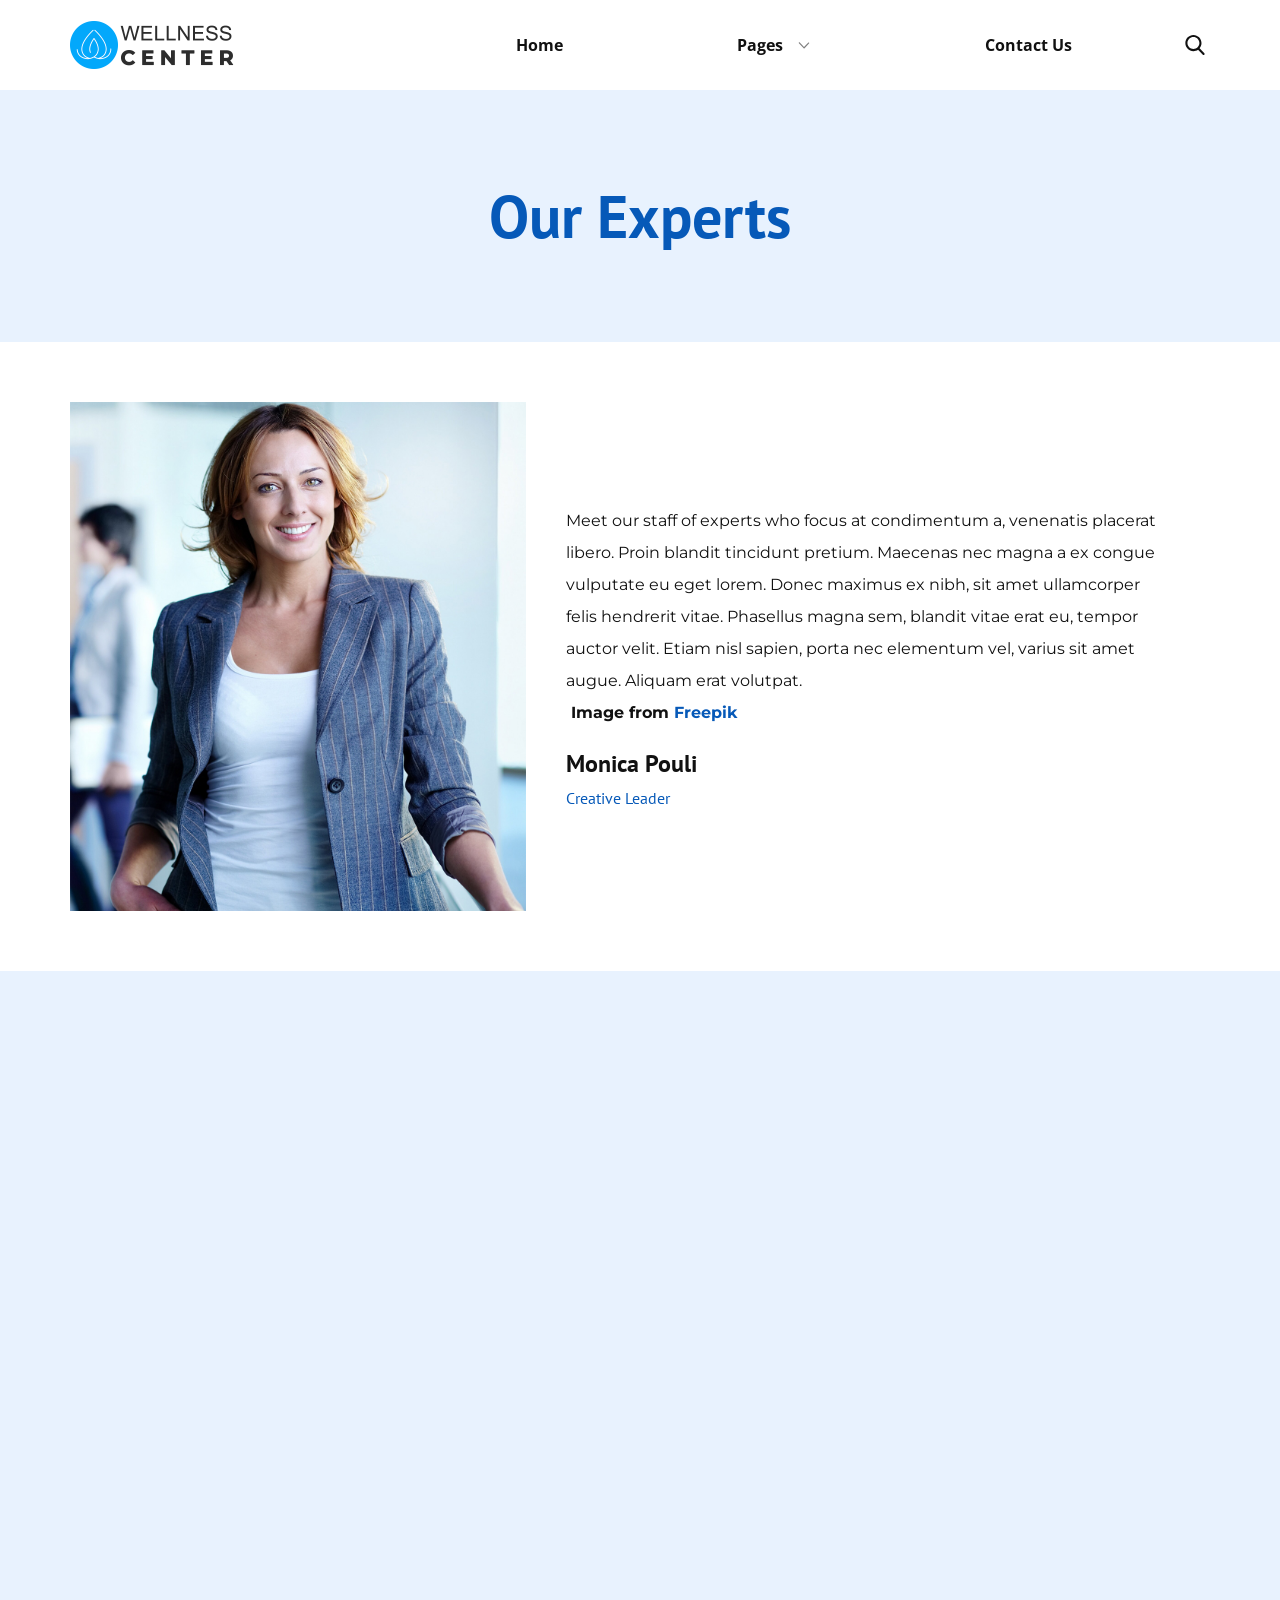
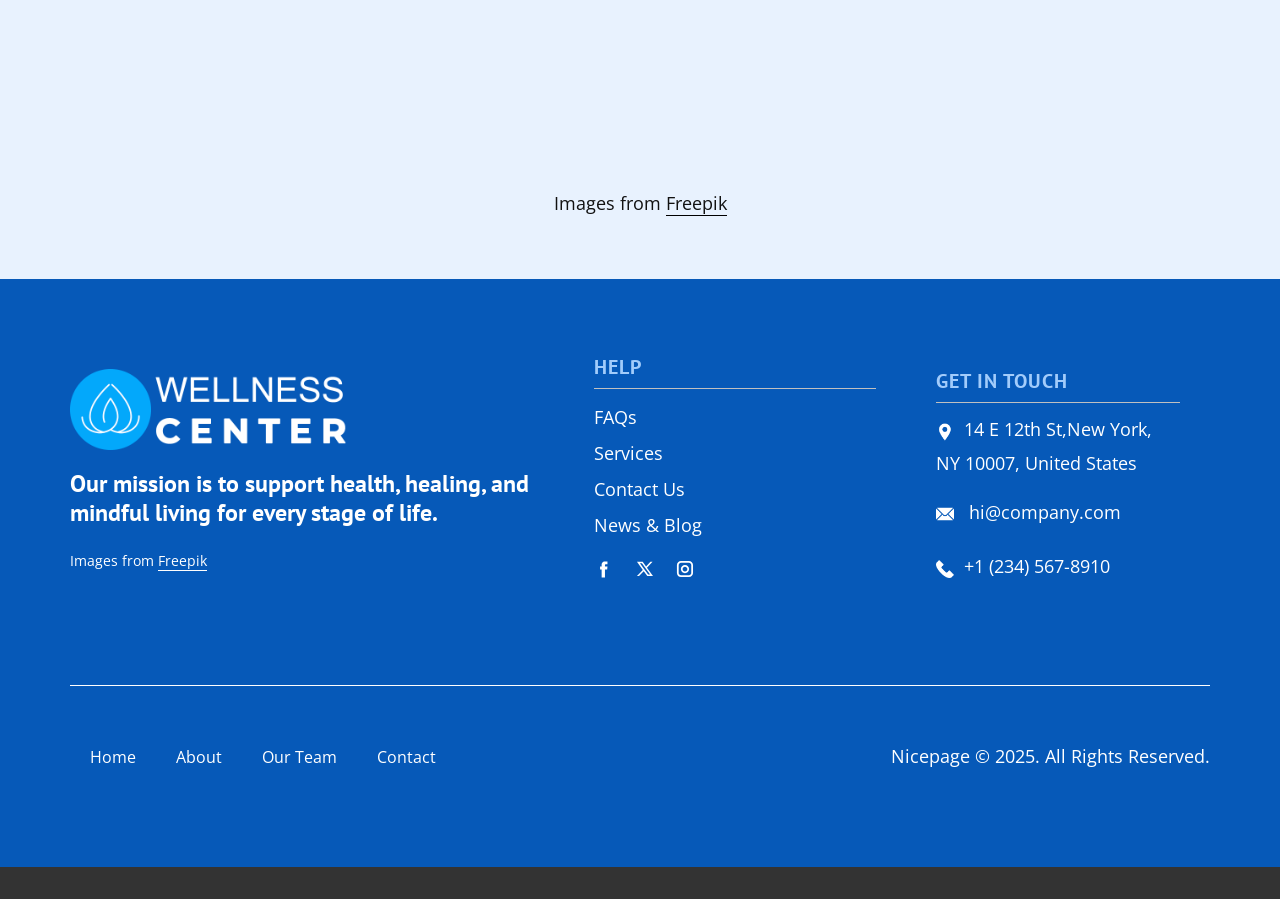
<file: Team.html>
<!DOCTYPE html>
<html style="font-size: 16px;" lang="en"><head>
    <meta name="viewport" content="width=device-width, initial-scale=1.0">
    <meta charset="utf-8">
    <meta name="keywords" content="​Our Experts, Our Amazing Team">
    <meta name="description" content="">
    <title>Team</title>
    <link rel="stylesheet" href="nicepage.css" media="screen">
<link rel="stylesheet" href="Team.css" media="screen">
    <script class="u-script" type="text/javascript" src="jquery.js" defer=""></script>
    <script class="u-script" type="text/javascript" src="nicepage.js" defer=""></script>
    <meta name="generator" content="Nicepage 8.4.0, nicepage.com">
    
    
    
    
    
    <link id="u-page-google-font" rel="stylesheet" href="https://fonts.googleapis.com/css2?display=swap&amp;family=PT+Sans:ital,wght@0,400;0,700;1,400;1,700&amp;family=Open+Sans:ital,wght@0,300;0,400;0,500;0,600;0,700;0,800;1,300;1,400;1,500;1,600;1,700;1,800&amp;family=Montserrat:ital,wght@0,100;0,200;0,300;0,400;0,500;0,600;0,700;0,800;0,900;1,100;1,200;1,300;1,400;1,500;1,600;1,700;1,800;1,900">
    <script type="application/ld+json">{
		"@context": "http://schema.org",
		"@type": "Organization",
		"name": "",
		"logo": "images/logo-black.png",
		"sameAs": [
				"https://facebook.com/name",
				"https://twitter.com/name",
				"https://instagram.com/name"
		]
}</script>
    <meta name="theme-color" content="#0659b8">
    <meta name="twitter:site" content="@">
    <meta name="twitter:card" content="summary_large_image">
    <meta name="twitter:title" content="Team">
    <meta name="twitter:description" content="">
    <meta property="og:title" content="Team">
    <meta property="og:type" content="website">
  <meta data-intl-tel-input-cdn-path="intlTelInput/"></head>
  <body data-path-to-root="./" data-include-products="false" class="u-body u-clearfix u-xl-mode" data-lang="en"><header class="u-clearfix u-header u-header" id="header"><div class="u-clearfix u-sheet u-valign-middle u-valign-middle-xxl u-sheet-1">
        <a href="#" class="u-image u-logo u-image-1" data-image-width="656" data-image-height="192">
          <img src="images/logo-black.png" class="u-logo-image u-logo-image-1">
        </a>
        <nav class="u-dropdown-icon u-menu u-menu-dropdown u-offcanvas u-menu-1" role="navigation" aria-label="Menu navigation">
          <div class="menu-collapse" style="font-size: 1rem; letter-spacing: 0px; font-weight: 700;">
            <a class="u-button-style u-custom-left-right-menu-spacing u-custom-padding-bottom u-custom-text-hover-color u-custom-top-bottom-menu-spacing u-hamburger-link u-nav-link u-text-active-palette-1-base u-text-hover-palette-2-base" href="#" tabindex="-1" aria-label="Open menu" aria-controls="261f">
              <svg class="u-svg-link" viewBox="0 0 24 24"><use xlink:href="#menu-hamburger"></use></svg>
              <svg class="u-svg-content" version="1.1" id="menu-hamburger" viewBox="0 0 16 16" x="0px" y="0px" xmlns:xlink="http://www.w3.org/1999/xlink" xmlns="http://www.w3.org/2000/svg"><g><rect y="1" width="16" height="2"></rect><rect y="7" width="16" height="2"></rect><rect y="13" width="16" height="2"></rect>
</g></svg>
            </a>
          </div>
          <div class="u-custom-menu u-nav-container">
            <ul class="u-nav u-unstyled u-nav-1" role="menubar"><li role="none" class="u-nav-item"><a role="menuitem" class="u-button-style u-nav-link u-text-active-palette-1-base u-text-hover-palette-1-base u-nav-link-2" href="./">Home</a>
</li><li role="none" class="u-nav-item"><a tabindex="-1" role="menuitem" class="u-button-style u-nav-link u-text-active-palette-1-base u-text-hover-palette-1-base u-nav-link-2" aria-haspopup="true" aria-current="page">Pages</a><div class="u-nav-popup"><ul role="menu" class="u-h-spacing-20 u-nav u-unstyled u-v-spacing-10" aria-label="Pages menu"><li role="none" class="u-nav-item"><a role="menuitem" class="u-active-palette-1-base u-button-style u-grey-5 u-hover-palette-1-base u-nav-link" href="About.html">About Us</a>
</li><li role="none" class="u-nav-item"><a tabindex="-1" role="menuitem" class="u-active-palette-1-base u-button-style u-grey-5 u-hover-palette-1-base u-nav-link" href="#">Our Team</a>
</li><li role="none" class="u-nav-item"><a role="menuitem" class="u-active-palette-1-base u-button-style u-grey-5 u-hover-palette-1-base u-nav-link" href="FAQ-Page.html">FAQ</a>
</li></ul>
</div>
</li><li role="none" class="u-nav-item"><a tabindex="-1" role="menuitem" class="u-button-style u-nav-link u-text-active-palette-1-base u-text-hover-palette-1-base u-nav-link-2" href="#">Contact Us</a>
</li></ul>
          </div>
          <div class="u-custom-menu u-nav-container-collapse" id="261f" role="region" aria-label="Menu panel">
            <div class="u-black u-container-style u-inner-container-layout u-opacity u-opacity-95 u-sidenav">
              <div class="u-inner-container-layout u-sidenav-overflow">
                <div class="u-menu-close" tabindex="-1" aria-label="Close menu"></div>
                <ul class="u-align-center u-nav u-popupmenu-items u-unstyled u-nav-3" role="menubar"><li role="none" class="u-nav-item"><a role="menuitem" class="u-button-style u-nav-link" href="./">Home</a>
</li><li role="none" class="u-nav-item"><a tabindex="-1" role="menuitem" class="u-button-style u-nav-link" aria-haspopup="true" aria-current="page">Pages</a><div class="u-nav-popup"><ul role="menu" class="u-h-spacing-20 u-nav u-unstyled u-v-spacing-10" aria-label="Pages menu"><li role="none" class="u-nav-item"><a role="menuitem" class="u-button-style u-nav-link" href="About.html">About Us</a>
</li><li role="none" class="u-nav-item"><a tabindex="-1" role="menuitem" class="u-button-style u-nav-link" href="#">Our Team</a>
</li><li role="none" class="u-nav-item"><a role="menuitem" class="u-button-style u-nav-link" href="FAQ-Page.html">FAQ</a>
</li></ul>
</div>
</li><li role="none" class="u-nav-item"><a tabindex="-1" role="menuitem" class="u-button-style u-nav-link" href="#">Contact Us</a>
</li></ul>
              </div>
            </div>
            <div class="u-black u-menu-overlay u-opacity u-opacity-70"></div>
          </div>
        </nav>
        <form action="#" class="u-search u-search-layout-icon u-search-left u-search-1" data-search-token="no-license" data-href="search/search.html" data-page-id="474324083">
          <div class="u-search-overlay"></div>
          <button class="u-search-button" type="submit"><span class="u-search-icon u-search-icon-1">
              <svg class="u-svg-link" preserveAspectRatio="xMidYMin slice" viewBox="0 0 56.966 56.966"><use xlink:href="#svg-8e85"></use></svg>
              <svg xmlns="http://www.w3.org/2000/svg" xmlns:xlink="http://www.w3.org/1999/xlink" version="1.1" id="svg-8e85" x="0px" y="0px" viewBox="0 0 56.966 56.966" style="enable-background:new 0 0 56.966 56.966;" xml:space="preserve" class="u-svg-content"><path d="M55.146,51.887L41.588,37.786c3.486-4.144,5.396-9.358,5.396-14.786c0-12.682-10.318-23-23-23s-23,10.318-23,23  s10.318,23,23,23c4.761,0,9.298-1.436,13.177-4.162l13.661,14.208c0.571,0.593,1.339,0.92,2.162,0.92  c0.779,0,1.518-0.297,2.079-0.837C56.255,54.982,56.293,53.08,55.146,51.887z M23.984,6c9.374,0,17,7.626,17,17s-7.626,17-17,17  s-17-7.626-17-17S14.61,6,23.984,6z"></path></svg></span>
          </button>
          <input class="u-search-input" type="search" name="search" value="" placeholder="Search">
        </form>
      </div></header>
    <section class="u-clearfix u-container-align-center u-palette-1-light-3 u-section-1" id="block-1">
      <div class="u-clearfix u-sheet u-valign-middle u-sheet-1">
        <h2 class="u-align-center u-text u-text-default u-text-1"> Our Experts</h2>
      </div>
    </section>
    <section class="u-align-left u-clearfix u-container-align-left u-section-2" id="block-2">
      <div class="u-clearfix u-sheet u-valign-middle u-sheet-1">
        <div class="data-layout-selected u-clearfix u-expanded-width u-layout-wrap u-layout-wrap-1">
          <div class="u-layout">
            <div class="u-layout-row">
              <div class="u-align-left u-container-align-left u-container-style u-image u-layout-cell u-size-24-lg u-size-24-xl u-size-32-md u-size-32-sm u-size-32-xs u-image-1" data-image-width="1200" data-image-height="1448">
                <div class="u-container-layout u-container-layout-1"></div>
              </div>
              <div class="u-align-left u-container-align-left u-container-style u-layout-cell u-size-28-md u-size-28-sm u-size-28-xs u-size-36-lg u-size-36-xl u-layout-cell-2">
                <div class="u-container-layout u-valign-middle u-container-layout-2">
                  <p class="u-align-left u-custom-font u-font-montserrat u-text u-text-1"> Meet our staff of experts who focus at condimentum a, venenatis placerat libero. Proin blandit tincidunt pretium. Maecenas nec magna a ex congue vulputate eu eget lorem. Donec maximus ex nibh, sit amet ullamcorper felis hendrerit vitae. Phasellus magna sem, blandit vitae erat eu, tempor auctor velit. Etiam nisl sapien, porta nec elementum vel, varius sit amet augue. Aliquam erat volutpat.<br><span style="font-weight: 700;">&nbsp;Image from <a href="https://www.freepik.com/" class="u-active-none u-border-none u-btn u-button-link u-button-style u-hover-none u-none u-text-palette-1-base u-btn-1">Freepik</a></span>
                  </p>
                  <h4 class="u-align-left u-text u-text-default u-text-2"> Monica Pouli</h4>
                  <h5 class="u-align-left u-text u-text-default u-text-3">Creative Leader</h5>
                </div>
              </div>
            </div>
          </div>
        </div>
      </div>
    </section>
    <section class="u-align-center u-clearfix u-container-align-center u-palette-1-light-3 u-section-3" id="block-3">
      <div class="u-clearfix u-sheet u-valign-middle u-sheet-1">
        <h2 class="u-align-center u-text u-text-body-color u-text-default u-text-1" data-animation-name="customAnimationIn" data-animation-duration="1000">Our Amazing Team</h2>
        <div class="u-expanded-width u-layout-grid u-list u-list-1">
          <div class="u-repeater u-repeater-1">
            <div class="u-align-left u-container-align-left u-container-style u-list-item u-repeater-item u-shape-rectangle u-white u-list-item-1" data-animation-name="customAnimationIn" data-animation-duration="1500" data-animation-delay="500">
              <div class="u-container-layout u-similar-container u-container-layout-1">
                <img alt="" class="u-expanded-width-md u-expanded-width-sm u-expanded-width-xs u-image u-image-default u-image-1" data-image-width="626" data-image-height="417" src="images/woman4.jpg" data-animation-name="customAnimationIn" data-animation-duration="1250" data-animation-delay="250">
                <h3 class="u-text u-text-2"> Jennie Roberts</h3>
                <h6 class="u-text u-text-palette-1-base u-text-3"> Sr. Director of Programs</h6>
              </div>
            </div>
            <div class="u-align-left u-container-align-left u-container-style u-list-item u-repeater-item u-shape-rectangle u-white u-list-item-2" data-animation-name="customAnimationIn" data-animation-duration="1500" data-animation-delay="500">
              <div class="u-container-layout u-similar-container u-container-layout-2">
                <img alt="" class="u-expanded-width-md u-expanded-width-sm u-expanded-width-xs u-image u-image-default u-image-2" data-image-width="626" data-image-height="417" src="images/ddddddd.jpg" data-animation-name="customAnimationIn" data-animation-duration="1250" data-animation-delay="250">
                <h3 class="u-text u-text-4"> James Oliver</h3>
                <h6 class="u-text u-text-palette-1-base u-text-5"> Associate Director of Programs</h6>
              </div>
            </div>
            <div class="u-align-left u-container-align-left u-container-style u-list-item u-repeater-item u-shape-rectangle u-white u-list-item-3" data-animation-name="customAnimationIn" data-animation-duration="1500" data-animation-delay="500">
              <div class="u-container-layout u-similar-container u-container-layout-3">
                <img alt="" class="u-expanded-width-md u-expanded-width-sm u-expanded-width-xs u-image u-image-default u-image-3" data-image-width="626" data-image-height="417" src="images/woman8.jpg" data-animation-name="customAnimationIn" data-animation-duration="1250" data-animation-delay="250">
                <h3 class="u-text u-text-6"> Ann Richmond</h3>
                <h6 class="u-text u-text-palette-1-base u-text-7"> Education Manager</h6>
              </div>
            </div>
            <div class="u-align-left u-container-align-left u-container-style u-list-item u-repeater-item u-shape-rectangle u-white u-list-item-4" data-animation-name="customAnimationIn" data-animation-duration="1500" data-animation-delay="500">
              <div class="u-container-layout u-similar-container u-container-layout-4">
                <img alt="" class="u-expanded-width-md u-expanded-width-sm u-expanded-width-xs u-image u-image-default u-image-4" data-image-width="626" data-image-height="417" src="images/woman9.jpg" data-animation-name="customAnimationIn" data-animation-duration="1250" data-animation-delay="250">
                <h3 class="u-text u-text-8"> Mila Parker</h3>
                <h6 class="u-text u-text-palette-1-base u-text-9"> Office Manager</h6>
              </div>
            </div>
          </div>
        </div>
        <p class="u-align-center u-text u-text-default u-text-10">Images from <a href="https://freepik.com/photos/people" class="u-active-none u-border-1 u-border-active-palette-1-base u-border-black u-border-hover-palette-1-base u-border-no-left u-border-no-right u-border-no-top u-btn u-button-link u-button-style u-hover-none u-none u-text-body-color u-btn-1">Freepik</a>
        </p>
      </div>
    </section>
    
    
    
    <footer class="u-align-center-sm u-align-center-xs u-clearfix u-container-align-center u-footer u-palette-1-base" id="footer"><div class="u-clearfix u-sheet u-valign-middle u-sheet-1">
        <div class="data-layout-selected u-clearfix u-expanded-width u-layout-wrap u-layout-wrap-1">
          <div class="u-gutter-0 u-layout">
            <div class="u-layout-row">
              <div class="u-container-align-left u-container-style u-layout-cell u-shape-rectangle u-size-26-lg u-size-26-xl u-size-26-xxl u-size-40-md u-size-40-sm u-size-40-xs u-layout-cell-1">
                <div class="u-container-layout u-valign-top u-container-layout-1">
                  <a href="" class="u-image u-logo u-image-1" data-image-width="656" data-image-height="192">
                    <img src="images/logo-white-1.png" class="u-logo-image u-logo-image-1">
                  </a>
                  <h4 class="u-align-left u-text u-text-default u-text-1"> Our mission is to support health, healing, and mindful living for every stage of life.</h4>
                  <p class="u-align-left u-text u-text-2">Images from <a href="https://www.freepik.com/" class="u-active-none u-border-1 u-border-active-palette-1-base u-border-hover-palette-1-base u-border-no-left u-border-no-right u-border-no-top u-border-white u-btn u-button-link u-button-style u-hover-none u-none u-text-body-alt-color u-btn-1" target="_blank" data-animation-name="" data-animation-duration="0" data-animation-delay="0" data-animation-direction="">Freepik</a>
                  </p>
                </div>
              </div>
              <div class="u-container-style u-layout-cell u-shape-rectangle u-size-18-lg u-size-18-xl u-size-18-xxl u-size-20-md u-size-20-sm u-size-20-xs u-layout-cell-2">
                <div class="u-container-layout u-valign-top u-container-layout-2">
                  <h5 class="u-align-left u-text u-text-3"> Help</h5>
                  <div class="u-align-left u-border-1 u-border-grey-25 u-border-no-bottom u-border-no-left u-expanded-width u-line u-line-horizontal u-line-1"></div>
                  <p class="u-align-left u-text u-text-4">
                    <a href="#" class="u-active-none u-border-1 u-border-active-white u-border-hover-white u-border-no-left u-border-no-right u-border-no-top u-btn u-button-link u-button-style u-hover-none u-none u-text-active-grey-10 u-text-body-alt-color u-text-hover-grey-10 u-btn-2" title="#" data-animation-name="" data-animation-duration="0" data-animation-delay="0" data-animation-direction=""> FAQs</a>
                    <a href="#" class="u-active-none u-border-1 u-border-active-white u-border-hover-white u-border-no-left u-border-no-right u-border-no-top u-btn u-button-link u-button-style u-hover-none u-none u-text-active-grey-10 u-text-body-alt-color u-text-hover-grey-10 u-btn-3" title="#" data-animation-name="" data-animation-duration="0" data-animation-delay="0" data-animation-direction="">
                      <br>Services
                    </a>
                    <br>
                    <a href="#" class="u-active-none u-border-1 u-border-active-white u-border-hover-white u-border-no-left u-border-no-right u-border-no-top u-btn u-button-link u-button-style u-hover-none u-none u-text-active-grey-10 u-text-body-alt-color u-text-hover-grey-10 u-btn-4" title="#" data-animation-name="" data-animation-duration="0" data-animation-delay="0" data-animation-direction=""> Contact Us<br>
                    </a>
                    <a href="#" class="u-active-none u-border-1 u-border-active-white u-border-hover-white u-border-no-left u-border-no-right u-border-no-top u-btn u-button-link u-button-style u-hover-none u-none u-text-active-grey-10 u-text-body-alt-color u-text-hover-grey-10 u-btn-5" data-animation-name="" data-animation-duration="0" data-animation-delay="0" data-animation-direction=""> News &amp; Blog</a>
                    <br>
                  </p>
                  <div class="u-social-icons u-social-icons-1">
                    <a class="u-social-url" title="facebook" target="_blank" href="https://facebook.com/name"><span class="u-icon u-social-facebook u-social-icon u-text-white u-icon-1"><svg class="u-svg-link" preserveAspectRatio="xMidYMin slice" viewBox="0 0 112 112" style=""><use xlink:href="#svg-58df"></use></svg><svg class="u-svg-content" viewBox="0 0 112 112" x="0" y="0" id="svg-58df"><path fill="currentColor" d="M75.5,28.8H65.4c-1.5,0-4,0.9-4,4.3v9.4h13.9l-1.5,15.8H61.4v45.1H42.8V58.3h-8.8V42.4h8.8V32.2
c0-7.4,3.4-18.8,18.8-18.8h13.8v15.4H75.5z"></path></svg></span>
                    </a>
                    <a class="u-social-url" title="twitter" target="_blank" href="https://twitter.com/name"><span class="u-icon u-social-icon u-social-twitter u-text-white u-icon-2"><svg class="u-svg-link" preserveAspectRatio="xMidYMin slice" viewBox="0 0 112.2 112.2" style=""><use xlink:href="#svg-e10a"></use></svg><svg class="u-svg-content" viewBox="0 0 112.2 112.2" x="0px" y="0px" id="svg-e10a"><path d="M67.1,49.1L98.6,16h-12L62,42L43.2,16H11l32.8,45.2L11,96h11.6l26.3-27.7L69.1,96H101L67.1,49.1z M55,61.9l-5.1-7L27.5,24.4
	h11.4l17.3,23.8l5.1,7.1l23.4,32.2H73.8L55,61.9z"></path></svg></span>
                    </a>
                    <a class="u-social-url" title="instagram" target="_blank" href="https://instagram.com/name"><span class="u-icon u-social-icon u-social-instagram u-text-white u-icon-3"><svg class="u-svg-link" preserveAspectRatio="xMidYMin slice" viewBox="0 0 112 112" style=""><use xlink:href="#svg-3bdf"></use></svg><svg class="u-svg-content" viewBox="0 0 112 112" x="0" y="0" id="svg-3bdf"><path fill="currentColor" d="M55.9,32.9c-12.8,0-23.2,10.4-23.2,23.2s10.4,23.2,23.2,23.2s23.2-10.4,23.2-23.2S68.7,32.9,55.9,32.9z
	 M55.9,69.4c-7.4,0-13.3-6-13.3-13.3c-0.1-7.4,6-13.3,13.3-13.3s13.3,6,13.3,13.3C69.3,63.5,63.3,69.4,55.9,69.4z"></path><path fill="currentColor" d="M78.2,11H33.5C21,11,10.8,21.3,10.8,33.7v44.7c0,12.6,10.2,22.8,22.7,22.8h44.7c12.6,0,22.7-10.2,22.7-22.7
	V33.7C100.8,21.1,90.6,11,78.2,11z M91,78.4c0,7.1-5.8,12.8-12.8,12.8H33.5c-7.1,0-12.8-5.8-12.8-12.8V33.7
	c0-7.1,5.8-12.8,12.8-12.8h44.7c7.1,0,12.8,5.8,12.8,12.8V78.4z"></path></svg></span>
                    </a>
                  </div>
                </div>
              </div>
              <div class="u-container-style u-layout-cell u-shape-rectangle u-size-16-lg u-size-16-xl u-size-16-xxl u-size-60-md u-size-60-sm u-size-60-xs u-layout-cell-3">
                <div class="u-container-layout u-valign-top u-container-layout-3">
                  <h5 class="u-align-left u-text u-text-5"> Get In Touch</h5>
                  <div class="u-align-left u-border-1 u-border-grey-25 u-border-no-bottom u-border-no-left u-expanded-width u-line u-line-horizontal u-line-2" data-animation-name="" data-animation-duration="0" data-animation-delay="0" data-animation-direction=""></div>
                  <p class="u-align-left u-text u-text-6"><span class="u-file-icon u-icon u-text-white u-icon-4"><img src="images/1-b26c8bb7.png" alt=""></span>&nbsp;​​​​14 E 12th St,New York, NY 10007, United States
                  </p>
                  <p class="u-align-left u-text u-text-default u-text-7"><span class="u-file-icon u-icon u-text-white u-icon-5"><img src="images/2-a85e65c4.png" alt=""></span>&nbsp; <a href="mailto:hi@car.repair.com" class="u-active-none u-border-1 u-border-active-white u-border-hover-white u-border-no-left u-border-no-right u-border-no-top u-btn u-button-link u-button-style u-hover-none u-none u-text-active-grey-10 u-text-body-alt-color u-text-hover-grey-10 u-btn-6" data-animation-name="" data-animation-duration="0" data-animation-delay="0" data-animation-direction="">hi@company.com</a>
                  </p>
                  <p class="u-align-left u-text u-text-8">
                    <a href="tel:+12345678910" class="u-active-none u-border-1 u-border-active-white u-border-hover-white u-border-no-left u-border-no-right u-border-no-top u-btn u-button-link u-button-style u-hover-none u-none u-text-active-grey-10 u-text-body-alt-color u-text-hover-grey-10 u-btn-7" data-animation-name="" data-animation-duration="0" data-animation-delay="0" data-animation-direction=""><span class="u-file-icon u-icon u-text-white u-icon-6"><img src="images/3-c91f3b92.png" alt=""></span>&nbsp;​+1 (234) 567-8910
                    </a>
                  </p>
                </div>
              </div>
            </div>
          </div>
        </div>
        <div class="u-align-center u-border-1 u-border-white u-expanded-width u-line u-line-horizontal u-line-3"></div>
        <div class="data-layout-selected u-clearfix u-expanded-width u-layout-custom-xs u-layout-wrap u-layout-wrap-2">
          <div class="u-layout">
            <div class="u-layout-row">
              <div class="u-container-style u-layout-cell u-size-14-xs u-size-30-lg u-size-30-xl u-size-30-xxl u-size-60-md u-size-60-sm u-layout-cell-4">
                <div class="u-container-layout u-valign-middle u-container-layout-4">
                  <nav class="u-menu u-menu-dropdown u-offcanvas u-menu-1" data-responsive-from="XS" role="navigation">
                    <div class="menu-collapse">
                      <a class="u-button-style u-hamburger-link u-nav-link" aria-label="Open menu" aria-controls="e226" href="#">
                        <svg class="u-svg-link" viewBox="0 0 24 24"><use xlink:href="#svg-23e0"></use></svg>
                        <svg class="u-svg-content" version="1.1" id="svg-23e0" viewBox="0 0 16 16" x="0px" y="0px" xmlns:xlink="http://www.w3.org/1999/xlink" xmlns="http://www.w3.org/2000/svg"><g><rect y="1" width="16" height="2"></rect><rect y="7" width="16" height="2"></rect><rect y="13" width="16" height="2"></rect>
</g></svg>
                      </a>
                    </div>
                    <div class="u-custom-menu u-nav-container">
                      <ul class="u-nav u-unstyled" role="menubar"><li class="u-nav-item" role="none"><a class="u-button-style u-nav-link" href="#" tabindex="-1" role="menuitem" aria-haspopup="true" aria-expanded="false">Home</a>
</li><li class="u-nav-item" role="none"><a class="u-button-style u-nav-link" href="#" tabindex="-1" role="menuitem">About</a>
</li><li class="u-nav-item" role="none"><a class="u-button-style u-nav-link" href="#" tabindex="-1" role="menuitem">Our Team</a>
</li><li class="u-nav-item" role="none"><a class="u-button-style u-nav-link" href="#" tabindex="-1" role="menuitem">Contact</a>
</li></ul>
                    </div>
                    <div id="e226" role="region" aria-label="Menu panel" class="u-custom-menu u-nav-container-collapse">
                      <div class="u-black u-container-style u-inner-container-layout u-opacity u-opacity-95 u-sidenav">
                        <div class="u-inner-container-layout u-sidenav-overflow">
                          <div class="u-menu-close" aria-label="Close menu"></div>
                          <ul class="u-align-center u-nav u-popupmenu-items u-unstyled u-nav-2"><li class="u-nav-item"><a class="u-button-style u-nav-link" href="#">Home</a>
</li><li class="u-nav-item"><a class="u-button-style u-nav-link" href="#">About</a>
</li><li class="u-nav-item"><a class="u-button-style u-nav-link" href="#">Our Team</a>
</li><li class="u-nav-item"><a class="u-button-style u-nav-link" href="#">Contact</a>
</li></ul>
                        </div>
                      </div>
                      <div class="u-black u-menu-overlay u-opacity u-opacity-70"></div>
                    </div>
                    <style class="menu-style">@media (max-width: 539px) {
                    [data-responsive-from="XS"] .u-nav-container {
                        display: none;
                    }
                    [data-responsive-from="XS"] .menu-collapse {
                        display: block;
                    }
                }</style>
                  </nav>
                </div>
              </div>
              <div class="u-container-align-left-md u-container-align-left-sm u-container-align-left-xs u-container-align-right-lg u-container-align-right-xl u-container-align-right-xxl u-container-style u-layout-cell u-size-30-lg u-size-30-xl u-size-30-xxl u-size-46-xs u-size-60-md u-size-60-sm u-layout-cell-5">
                <div class="u-container-layout u-valign-middle u-container-layout-5">
                  <p class="u-align-left-md u-align-left-sm u-align-left-xs u-align-right-lg u-align-right-xl u-align-right-xxl u-text u-text-default u-text-9">Nicepage © 2025. All Rights Reserved.</p>
                </div>
              </div>
            </div>
          </div>
        </div>
      </div></footer>
    <section class="u-backlink u-clearfix u-grey-80"></section>
  
</body></html>
</file>
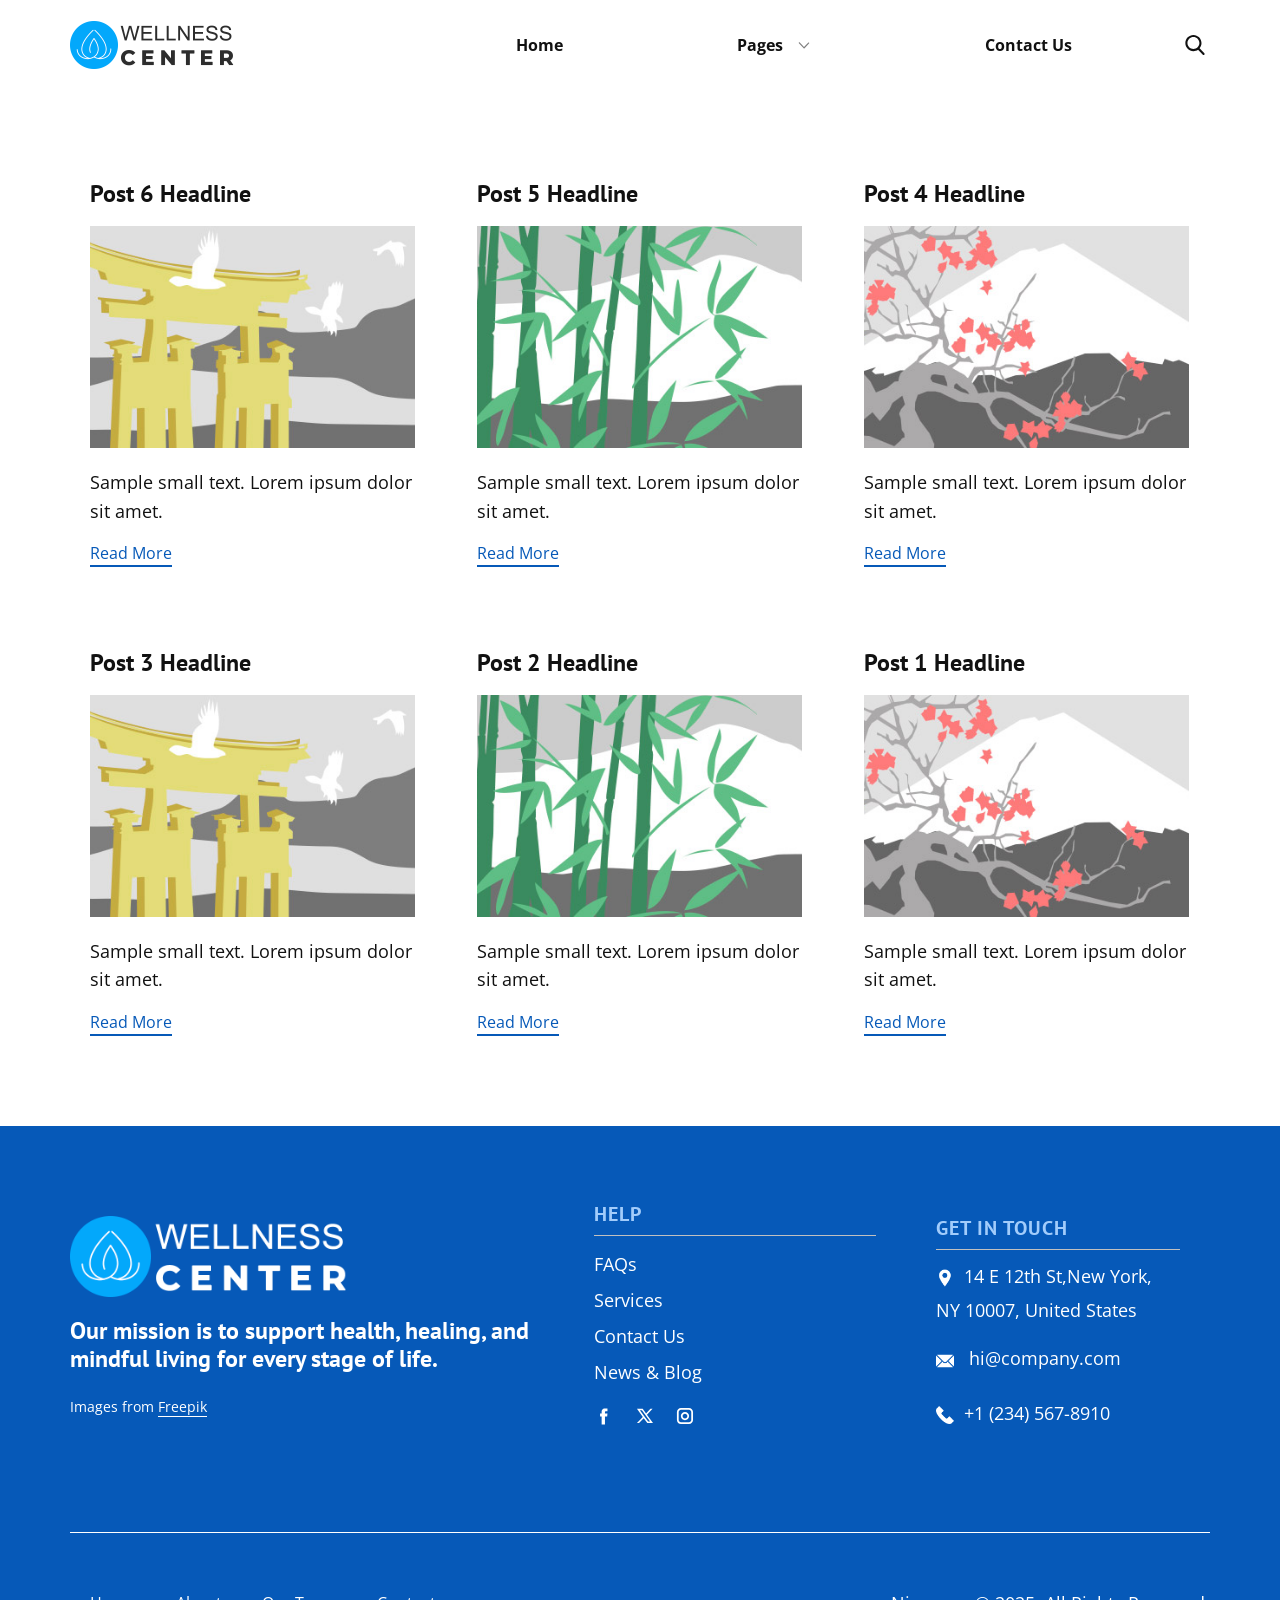
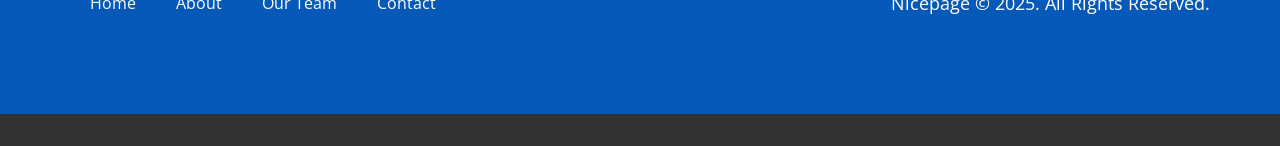
<file: blog/blog.html>
<!DOCTYPE html>
<html style="font-size: 16px;" lang="en"><head>
    <meta name="viewport" content="width=device-width, initial-scale=1.0">
    <meta charset="utf-8">
    <meta name="keywords" content="">
    <meta name="description" content="">
    <title>Blog</title>
    <link rel="stylesheet" href="../nicepage.css" media="screen">
<link rel="stylesheet" href="../Blog-Template.css" media="screen">
    <script class="u-script" type="text/javascript" src="../jquery.js" defer=""></script>
    <script class="u-script" type="text/javascript" src="../nicepage.js" defer=""></script>
    <meta name="generator" content="Nicepage 8.4.0, nicepage.com">
    
    
    
    <link id="u-page-google-font" rel="stylesheet" href="https://fonts.googleapis.com/css2?display=swap&amp;family=PT+Sans:ital,wght@0,400;0,700;1,400;1,700&amp;family=Open+Sans:ital,wght@0,300;0,400;0,500;0,600;0,700;0,800;1,300;1,400;1,500;1,600;1,700;1,800">
    <script type="application/ld+json">{
		"@context": "http://schema.org",
		"@type": "Organization",
		"name": "",
		"logo": "images/logo-black.png",
		"sameAs": [
				"https://facebook.com/name",
				"https://twitter.com/name",
				"https://instagram.com/name"
		]
}</script>
    <meta name="theme-color" content="#0659b8">
    <meta name="twitter:site" content="@">
    <meta name="twitter:card" content="summary_large_image">
    <meta name="twitter:title" content="Blog">
    <meta name="twitter:description" content="">
  <meta data-intl-tel-input-cdn-path="intlTelInput/"></head>
  <body data-path-to-root="../" data-include-products="false" class="u-body u-xl-mode" data-lang="en"><header class="u-clearfix u-header u-header" id="header"><div class="u-clearfix u-sheet u-valign-middle u-valign-middle-xxl u-sheet-1">
        <a href="#" class="u-image u-logo u-image-1" data-image-width="656" data-image-height="192">
          <img src="../images/logo-black.png" class="u-logo-image u-logo-image-1">
        </a>
        <nav class="u-dropdown-icon u-menu u-menu-dropdown u-offcanvas u-menu-1" role="navigation" aria-label="Menu navigation">
          <div class="menu-collapse" style="font-size: 1rem; letter-spacing: 0px; font-weight: 700;">
            <a class="u-button-style u-custom-left-right-menu-spacing u-custom-padding-bottom u-custom-text-hover-color u-custom-top-bottom-menu-spacing u-hamburger-link u-nav-link u-text-active-palette-1-base u-text-hover-palette-2-base" href="#" tabindex="-1" aria-label="Open menu" aria-controls="261f">
              <svg class="u-svg-link" viewBox="0 0 24 24"><use xlink:href="#menu-hamburger"></use></svg>
              <svg class="u-svg-content" version="1.1" id="menu-hamburger" viewBox="0 0 16 16" x="0px" y="0px" xmlns:xlink="http://www.w3.org/1999/xlink" xmlns="http://www.w3.org/2000/svg"><g><rect y="1" width="16" height="2"></rect><rect y="7" width="16" height="2"></rect><rect y="13" width="16" height="2"></rect>
</g></svg>
            </a>
          </div>
          <div class="u-custom-menu u-nav-container">
            <ul class="u-nav u-unstyled u-nav-1" role="menubar"><li role="none" class="u-nav-item"><a role="menuitem" class="u-button-style u-nav-link u-text-active-palette-1-base u-text-hover-palette-1-base u-nav-link-2" href="../">Home</a>
</li><li role="none" class="u-nav-item"><a tabindex="-1" role="menuitem" class="u-button-style u-nav-link u-text-active-palette-1-base u-text-hover-palette-1-base u-nav-link-2" aria-haspopup="true" aria-current="page">Pages</a><div class="u-nav-popup"><ul role="menu" class="u-h-spacing-20 u-nav u-unstyled u-v-spacing-10" aria-label="Pages menu"><li role="none" class="u-nav-item"><a role="menuitem" class="u-active-palette-1-base u-button-style u-grey-5 u-hover-palette-1-base u-nav-link" href="../About.html">About Us</a>
</li><li role="none" class="u-nav-item"><a tabindex="-1" role="menuitem" class="u-active-palette-1-base u-button-style u-grey-5 u-hover-palette-1-base u-nav-link" href="#">Our Team</a>
</li><li role="none" class="u-nav-item"><a role="menuitem" class="u-active-palette-1-base u-button-style u-grey-5 u-hover-palette-1-base u-nav-link" href="../FAQ-Page.html">FAQ</a>
</li></ul>
</div>
</li><li role="none" class="u-nav-item"><a tabindex="-1" role="menuitem" class="u-button-style u-nav-link u-text-active-palette-1-base u-text-hover-palette-1-base u-nav-link-2" href="#">Contact Us</a>
</li></ul>
          </div>
          <div class="u-custom-menu u-nav-container-collapse" id="261f" role="region" aria-label="Menu panel">
            <div class="u-black u-container-style u-inner-container-layout u-opacity u-opacity-95 u-sidenav">
              <div class="u-inner-container-layout u-sidenav-overflow">
                <div class="u-menu-close" tabindex="-1" aria-label="Close menu"></div>
                <ul class="u-align-center u-nav u-popupmenu-items u-unstyled u-nav-3" role="menubar"><li role="none" class="u-nav-item"><a role="menuitem" class="u-button-style u-nav-link" href="../">Home</a>
</li><li role="none" class="u-nav-item"><a tabindex="-1" role="menuitem" class="u-button-style u-nav-link" aria-haspopup="true" aria-current="page">Pages</a><div class="u-nav-popup"><ul role="menu" class="u-h-spacing-20 u-nav u-unstyled u-v-spacing-10" aria-label="Pages menu"><li role="none" class="u-nav-item"><a role="menuitem" class="u-button-style u-nav-link" href="../About.html">About Us</a>
</li><li role="none" class="u-nav-item"><a tabindex="-1" role="menuitem" class="u-button-style u-nav-link" href="#">Our Team</a>
</li><li role="none" class="u-nav-item"><a role="menuitem" class="u-button-style u-nav-link" href="../FAQ-Page.html">FAQ</a>
</li></ul>
</div>
</li><li role="none" class="u-nav-item"><a tabindex="-1" role="menuitem" class="u-button-style u-nav-link" href="#">Contact Us</a>
</li></ul>
              </div>
            </div>
            <div class="u-black u-menu-overlay u-opacity u-opacity-70"></div>
          </div>
        </nav>
        <form action="#" class="u-search u-search-layout-icon u-search-left u-search-1" data-search-token="no-license" data-href="../search/search.html" data-page-id="474324083">
          <div class="u-search-overlay"></div>
          <button class="u-search-button" type="submit"><span class="u-search-icon u-search-icon-1">
              <svg class="u-svg-link" preserveAspectRatio="xMidYMin slice" viewBox="0 0 56.966 56.966"><use xlink:href="#svg-8e85"></use></svg>
              <svg xmlns="http://www.w3.org/2000/svg" xmlns:xlink="http://www.w3.org/1999/xlink" version="1.1" id="svg-8e85" x="0px" y="0px" viewBox="0 0 56.966 56.966" style="enable-background:new 0 0 56.966 56.966;" xml:space="preserve" class="u-svg-content"><path d="M55.146,51.887L41.588,37.786c3.486-4.144,5.396-9.358,5.396-14.786c0-12.682-10.318-23-23-23s-23,10.318-23,23  s10.318,23,23,23c4.761,0,9.298-1.436,13.177-4.162l13.661,14.208c0.571,0.593,1.339,0.92,2.162,0.92  c0.779,0,1.518-0.297,2.079-0.837C56.255,54.982,56.293,53.08,55.146,51.887z M23.984,6c9.374,0,17,7.626,17,17s-7.626,17-17,17  s-17-7.626-17-17S14.61,6,23.984,6z"></path></svg></span>
          </button>
          <input class="u-search-input" type="search" name="search" value="" placeholder="Search">
        </form>
      </div></header>
    <section class="u-clearfix u-section-1" id="block-2">
      <div class="u-clearfix u-sheet u-valign-middle u-sheet-1"><!--blog--><!--blog_options_json--><!--{"type":"Recent","source":"","tags":"","count":""}--><!--/blog_options_json-->
        <div class="u-blog u-expanded-width u-repeater u-repeater-1" data-blog-id="blog-1"><!--blog_post-->
          <div class="u-blog-post u-container-style u-repeater-item u-white u-repeater-item-1">
            <div class="u-container-layout u-similar-container u-valign-top u-container-layout-1"><!--blog_post_header-->
              <h4 class="u-blog-control u-text u-text-1">
                <a class="u-post-header-link" href="../blog/post-5.html">Post 6 Headline</a>
              </h4><!--/blog_post_header--><!--blog_post_image-->
              <img alt="" class="u-blog-control u-expanded-width u-image u-image-default u-image-1" src="../images/8ad73f3c.jpeg" data-href="../blog/post-5.html"><!--/blog_post_image--><!--blog_post_content-->
              <div class="u-blog-control u-post-content u-text u-text-2 fr-view">Sample small text. Lorem ipsum dolor sit amet.</div><!--/blog_post_content--><!--blog_post_readmore-->
              <a href="../blog/post-5.html" class="u-blog-control u-border-2 u-border-palette-1-base u-btn u-btn-rectangle u-button-style u-none u-btn-1"><!--blog_post_readmore_content--><!--options_json--><!--{"content":"","defaultValue":"Read More"}--><!--/options_json-->Read More<!--/blog_post_readmore_content--></a><!--/blog_post_readmore-->
            </div>
          </div><div class="u-blog-post u-container-style u-repeater-item u-video-cover u-white">
            <div class="u-container-layout u-similar-container u-valign-top u-container-layout-2"><!--blog_post_header-->
              <h4 class="u-blog-control u-text u-text-3">
                <a class="u-post-header-link" href="../blog/post-4.html">Post 5 Headline</a>
              </h4><!--/blog_post_header--><!--blog_post_image-->
              <img alt="" class="u-blog-control u-expanded-width u-image u-image-default u-image-2" src="../images/68f64b9d.jpeg" data-href="../blog/post-4.html"><!--/blog_post_image--><!--blog_post_content-->
              <div class="u-blog-control u-post-content u-text u-text-4 fr-view">Sample small text. Lorem ipsum dolor sit amet.</div><!--/blog_post_content--><!--blog_post_readmore-->
              <a href="../blog/post-4.html" class="u-blog-control u-border-2 u-border-palette-1-base u-btn u-btn-rectangle u-button-style u-none u-btn-2"><!--blog_post_readmore_content--><!--options_json--><!--{"content":"","defaultValue":"Read More"}--><!--/options_json-->Read More<!--/blog_post_readmore_content--></a><!--/blog_post_readmore-->
            </div>
          </div><div class="u-blog-post u-container-style u-repeater-item u-video-cover u-white">
            <div class="u-container-layout u-similar-container u-valign-top u-container-layout-3"><!--blog_post_header-->
              <h4 class="u-blog-control u-text u-text-5">
                <a class="u-post-header-link" href="../blog/post-3.html">Post 4 Headline</a>
              </h4><!--/blog_post_header--><!--blog_post_image-->
              <img alt="" class="u-blog-control u-expanded-width u-image u-image-default u-image-3" src="../images/0fd3416c.jpeg" data-href="../blog/post-3.html"><!--/blog_post_image--><!--blog_post_content-->
              <div class="u-blog-control u-post-content u-text u-text-6 fr-view">Sample small text. Lorem ipsum dolor sit amet.</div><!--/blog_post_content--><!--blog_post_readmore-->
              <a href="../blog/post-3.html" class="u-blog-control u-border-2 u-border-palette-1-base u-btn u-btn-rectangle u-button-style u-none u-btn-3"><!--blog_post_readmore_content--><!--options_json--><!--{"content":"","defaultValue":"Read More"}--><!--/options_json-->Read More<!--/blog_post_readmore_content--></a><!--/blog_post_readmore-->
            </div>
          </div><div class="u-blog-post u-container-style u-repeater-item u-white u-repeater-item-1">
            <div class="u-container-layout u-similar-container u-valign-top u-container-layout-1"><!--blog_post_header-->
              <h4 class="u-blog-control u-text u-text-1">
                <a class="u-post-header-link" href="../blog/post-2.html">Post 3 Headline</a>
              </h4><!--/blog_post_header--><!--blog_post_image-->
              <img alt="" class="u-blog-control u-expanded-width u-image u-image-default u-image-1" src="../images/8ad73f3c.jpeg" data-href="../blog/post-2.html"><!--/blog_post_image--><!--blog_post_content-->
              <div class="u-blog-control u-post-content u-text u-text-2 fr-view">Sample small text. Lorem ipsum dolor sit amet.</div><!--/blog_post_content--><!--blog_post_readmore-->
              <a href="../blog/post-2.html" class="u-blog-control u-border-2 u-border-palette-1-base u-btn u-btn-rectangle u-button-style u-none u-btn-1"><!--blog_post_readmore_content--><!--options_json--><!--{"content":"","defaultValue":"Read More"}--><!--/options_json-->Read More<!--/blog_post_readmore_content--></a><!--/blog_post_readmore-->
            </div>
          </div><div class="u-blog-post u-container-style u-repeater-item u-video-cover u-white">
            <div class="u-container-layout u-similar-container u-valign-top u-container-layout-2"><!--blog_post_header-->
              <h4 class="u-blog-control u-text u-text-3">
                <a class="u-post-header-link" href="../blog/post-1.html">Post 2 Headline</a>
              </h4><!--/blog_post_header--><!--blog_post_image-->
              <img alt="" class="u-blog-control u-expanded-width u-image u-image-default u-image-2" src="../images/68f64b9d.jpeg" data-href="../blog/post-1.html"><!--/blog_post_image--><!--blog_post_content-->
              <div class="u-blog-control u-post-content u-text u-text-4 fr-view">Sample small text. Lorem ipsum dolor sit amet.</div><!--/blog_post_content--><!--blog_post_readmore-->
              <a href="../blog/post-1.html" class="u-blog-control u-border-2 u-border-palette-1-base u-btn u-btn-rectangle u-button-style u-none u-btn-2"><!--blog_post_readmore_content--><!--options_json--><!--{"content":"","defaultValue":"Read More"}--><!--/options_json-->Read More<!--/blog_post_readmore_content--></a><!--/blog_post_readmore-->
            </div>
          </div><div class="u-blog-post u-container-style u-repeater-item u-video-cover u-white">
            <div class="u-container-layout u-similar-container u-valign-top u-container-layout-3"><!--blog_post_header-->
              <h4 class="u-blog-control u-text u-text-5">
                <a class="u-post-header-link" href="../blog/post.html">Post 1 Headline</a>
              </h4><!--/blog_post_header--><!--blog_post_image-->
              <img alt="" class="u-blog-control u-expanded-width u-image u-image-default u-image-3" src="../images/0fd3416c.jpeg" data-href="../blog/post.html"><!--/blog_post_image--><!--blog_post_content-->
              <div class="u-blog-control u-post-content u-text u-text-6 fr-view">Sample small text. Lorem ipsum dolor sit amet.</div><!--/blog_post_content--><!--blog_post_readmore-->
              <a href="../blog/post.html" class="u-blog-control u-border-2 u-border-palette-1-base u-btn u-btn-rectangle u-button-style u-none u-btn-3"><!--blog_post_readmore_content--><!--options_json--><!--{"content":"","defaultValue":"Read More"}--><!--/options_json-->Read More<!--/blog_post_readmore_content--></a><!--/blog_post_readmore-->
            </div>
          </div><!--/blog_post--><!--blog_post-->
          <!--/blog_post--><!--blog_post-->
          <!--/blog_post-->
        </div><!--/blog-->
      </div>
    </section>
    
    
    
    <footer class="u-align-center-sm u-align-center-xs u-clearfix u-container-align-center u-footer u-palette-1-base" id="footer"><div class="u-clearfix u-sheet u-valign-middle u-sheet-1">
        <div class="data-layout-selected u-clearfix u-expanded-width u-layout-wrap u-layout-wrap-1">
          <div class="u-gutter-0 u-layout">
            <div class="u-layout-row">
              <div class="u-container-align-left u-container-style u-layout-cell u-shape-rectangle u-size-26-lg u-size-26-xl u-size-26-xxl u-size-40-md u-size-40-sm u-size-40-xs u-layout-cell-1">
                <div class="u-container-layout u-valign-top u-container-layout-1">
                  <a href="" class="u-image u-logo u-image-1" data-image-width="656" data-image-height="192">
                    <img src="../images/logo-white-1.png" class="u-logo-image u-logo-image-1">
                  </a>
                  <h4 class="u-align-left u-text u-text-default u-text-1"> Our mission is to support health, healing, and mindful living for every stage of life.</h4>
                  <p class="u-align-left u-text u-text-2">Images from <a href="https://www.freepik.com/" class="u-active-none u-border-1 u-border-active-palette-1-base u-border-hover-palette-1-base u-border-no-left u-border-no-right u-border-no-top u-border-white u-btn u-button-link u-button-style u-hover-none u-none u-text-body-alt-color u-btn-1" target="_blank" data-animation-name="" data-animation-duration="0" data-animation-delay="0" data-animation-direction="">Freepik</a>
                  </p>
                </div>
              </div>
              <div class="u-container-style u-layout-cell u-shape-rectangle u-size-18-lg u-size-18-xl u-size-18-xxl u-size-20-md u-size-20-sm u-size-20-xs u-layout-cell-2">
                <div class="u-container-layout u-valign-top u-container-layout-2">
                  <h5 class="u-align-left u-text u-text-3"> Help</h5>
                  <div class="u-align-left u-border-1 u-border-grey-25 u-border-no-bottom u-border-no-left u-expanded-width u-line u-line-horizontal u-line-1"></div>
                  <p class="u-align-left u-text u-text-4">
                    <a href="#" class="u-active-none u-border-1 u-border-active-white u-border-hover-white u-border-no-left u-border-no-right u-border-no-top u-btn u-button-link u-button-style u-hover-none u-none u-text-active-grey-10 u-text-body-alt-color u-text-hover-grey-10 u-btn-2" title="#" data-animation-name="" data-animation-duration="0" data-animation-delay="0" data-animation-direction=""> FAQs</a>
                    <a href="#" class="u-active-none u-border-1 u-border-active-white u-border-hover-white u-border-no-left u-border-no-right u-border-no-top u-btn u-button-link u-button-style u-hover-none u-none u-text-active-grey-10 u-text-body-alt-color u-text-hover-grey-10 u-btn-3" title="#" data-animation-name="" data-animation-duration="0" data-animation-delay="0" data-animation-direction="">
                      <br>Services
                    </a>
                    <br>
                    <a href="#" class="u-active-none u-border-1 u-border-active-white u-border-hover-white u-border-no-left u-border-no-right u-border-no-top u-btn u-button-link u-button-style u-hover-none u-none u-text-active-grey-10 u-text-body-alt-color u-text-hover-grey-10 u-btn-4" title="#" data-animation-name="" data-animation-duration="0" data-animation-delay="0" data-animation-direction=""> Contact Us<br>
                    </a>
                    <a href="#" class="u-active-none u-border-1 u-border-active-white u-border-hover-white u-border-no-left u-border-no-right u-border-no-top u-btn u-button-link u-button-style u-hover-none u-none u-text-active-grey-10 u-text-body-alt-color u-text-hover-grey-10 u-btn-5" data-animation-name="" data-animation-duration="0" data-animation-delay="0" data-animation-direction=""> News &amp; Blog</a>
                    <br>
                  </p>
                  <div class="u-social-icons u-social-icons-1">
                    <a class="u-social-url" title="facebook" target="_blank" href="https://facebook.com/name"><span class="u-icon u-social-facebook u-social-icon u-text-white u-icon-1"><svg class="u-svg-link" preserveAspectRatio="xMidYMin slice" viewBox="0 0 112 112" style=""><use xlink:href="#svg-58df"></use></svg><svg class="u-svg-content" viewBox="0 0 112 112" x="0" y="0" id="svg-58df"><path fill="currentColor" d="M75.5,28.8H65.4c-1.5,0-4,0.9-4,4.3v9.4h13.9l-1.5,15.8H61.4v45.1H42.8V58.3h-8.8V42.4h8.8V32.2
c0-7.4,3.4-18.8,18.8-18.8h13.8v15.4H75.5z"></path></svg></span>
                    </a>
                    <a class="u-social-url" title="twitter" target="_blank" href="https://twitter.com/name"><span class="u-icon u-social-icon u-social-twitter u-text-white u-icon-2"><svg class="u-svg-link" preserveAspectRatio="xMidYMin slice" viewBox="0 0 112.2 112.2" style=""><use xlink:href="#svg-e10a"></use></svg><svg class="u-svg-content" viewBox="0 0 112.2 112.2" x="0px" y="0px" id="svg-e10a"><path d="M67.1,49.1L98.6,16h-12L62,42L43.2,16H11l32.8,45.2L11,96h11.6l26.3-27.7L69.1,96H101L67.1,49.1z M55,61.9l-5.1-7L27.5,24.4
	h11.4l17.3,23.8l5.1,7.1l23.4,32.2H73.8L55,61.9z"></path></svg></span>
                    </a>
                    <a class="u-social-url" title="instagram" target="_blank" href="https://instagram.com/name"><span class="u-icon u-social-icon u-social-instagram u-text-white u-icon-3"><svg class="u-svg-link" preserveAspectRatio="xMidYMin slice" viewBox="0 0 112 112" style=""><use xlink:href="#svg-3bdf"></use></svg><svg class="u-svg-content" viewBox="0 0 112 112" x="0" y="0" id="svg-3bdf"><path fill="currentColor" d="M55.9,32.9c-12.8,0-23.2,10.4-23.2,23.2s10.4,23.2,23.2,23.2s23.2-10.4,23.2-23.2S68.7,32.9,55.9,32.9z
	 M55.9,69.4c-7.4,0-13.3-6-13.3-13.3c-0.1-7.4,6-13.3,13.3-13.3s13.3,6,13.3,13.3C69.3,63.5,63.3,69.4,55.9,69.4z"></path><path fill="currentColor" d="M78.2,11H33.5C21,11,10.8,21.3,10.8,33.7v44.7c0,12.6,10.2,22.8,22.7,22.8h44.7c12.6,0,22.7-10.2,22.7-22.7
	V33.7C100.8,21.1,90.6,11,78.2,11z M91,78.4c0,7.1-5.8,12.8-12.8,12.8H33.5c-7.1,0-12.8-5.8-12.8-12.8V33.7
	c0-7.1,5.8-12.8,12.8-12.8h44.7c7.1,0,12.8,5.8,12.8,12.8V78.4z"></path></svg></span>
                    </a>
                  </div>
                </div>
              </div>
              <div class="u-container-style u-layout-cell u-shape-rectangle u-size-16-lg u-size-16-xl u-size-16-xxl u-size-60-md u-size-60-sm u-size-60-xs u-layout-cell-3">
                <div class="u-container-layout u-valign-top u-container-layout-3">
                  <h5 class="u-align-left u-text u-text-5"> Get In Touch</h5>
                  <div class="u-align-left u-border-1 u-border-grey-25 u-border-no-bottom u-border-no-left u-expanded-width u-line u-line-horizontal u-line-2" data-animation-name="" data-animation-duration="0" data-animation-delay="0" data-animation-direction=""></div>
                  <p class="u-align-left u-text u-text-6"><span class="u-file-icon u-icon u-text-white u-icon-4"><img src="../images/1-b26c8bb7.png" alt=""></span>&nbsp;​​​​14 E 12th St,New York, NY 10007, United States
                  </p>
                  <p class="u-align-left u-text u-text-default u-text-7"><span class="u-file-icon u-icon u-text-white u-icon-5"><img src="../images/2-a85e65c4.png" alt=""></span>&nbsp; <a href="mailto:hi@car.repair.com" class="u-active-none u-border-1 u-border-active-white u-border-hover-white u-border-no-left u-border-no-right u-border-no-top u-btn u-button-link u-button-style u-hover-none u-none u-text-active-grey-10 u-text-body-alt-color u-text-hover-grey-10 u-btn-6" data-animation-name="" data-animation-duration="0" data-animation-delay="0" data-animation-direction="">hi@company.com</a>
                  </p>
                  <p class="u-align-left u-text u-text-8">
                    <a href="tel:+12345678910" class="u-active-none u-border-1 u-border-active-white u-border-hover-white u-border-no-left u-border-no-right u-border-no-top u-btn u-button-link u-button-style u-hover-none u-none u-text-active-grey-10 u-text-body-alt-color u-text-hover-grey-10 u-btn-7" data-animation-name="" data-animation-duration="0" data-animation-delay="0" data-animation-direction=""><span class="u-file-icon u-icon u-text-white u-icon-6"><img src="../images/3-c91f3b92.png" alt=""></span>&nbsp;​+1 (234) 567-8910
                    </a>
                  </p>
                </div>
              </div>
            </div>
          </div>
        </div>
        <div class="u-align-center u-border-1 u-border-white u-expanded-width u-line u-line-horizontal u-line-3"></div>
        <div class="data-layout-selected u-clearfix u-expanded-width u-layout-custom-xs u-layout-wrap u-layout-wrap-2">
          <div class="u-layout">
            <div class="u-layout-row">
              <div class="u-container-style u-layout-cell u-size-14-xs u-size-30-lg u-size-30-xl u-size-30-xxl u-size-60-md u-size-60-sm u-layout-cell-4">
                <div class="u-container-layout u-valign-middle u-container-layout-4">
                  <nav class="u-menu u-menu-dropdown u-offcanvas u-menu-1" data-responsive-from="XS" role="navigation">
                    <div class="menu-collapse">
                      <a class="u-button-style u-hamburger-link u-nav-link" aria-label="Open menu" aria-controls="e226" href="#">
                        <svg class="u-svg-link" viewBox="0 0 24 24"><use xlink:href="#svg-23e0"></use></svg>
                        <svg class="u-svg-content" version="1.1" id="svg-23e0" viewBox="0 0 16 16" x="0px" y="0px" xmlns:xlink="http://www.w3.org/1999/xlink" xmlns="http://www.w3.org/2000/svg"><g><rect y="1" width="16" height="2"></rect><rect y="7" width="16" height="2"></rect><rect y="13" width="16" height="2"></rect>
</g></svg>
                      </a>
                    </div>
                    <div class="u-custom-menu u-nav-container">
                      <ul class="u-nav u-unstyled" role="menubar"><li class="u-nav-item" role="none"><a class="u-button-style u-nav-link" href="#" tabindex="-1" role="menuitem" aria-haspopup="true" aria-expanded="false">Home</a>
</li><li class="u-nav-item" role="none"><a class="u-button-style u-nav-link" href="#" tabindex="-1" role="menuitem">About</a>
</li><li class="u-nav-item" role="none"><a class="u-button-style u-nav-link" href="#" tabindex="-1" role="menuitem">Our Team</a>
</li><li class="u-nav-item" role="none"><a class="u-button-style u-nav-link" href="#" tabindex="-1" role="menuitem">Contact</a>
</li></ul>
                    </div>
                    <div id="e226" role="region" aria-label="Menu panel" class="u-custom-menu u-nav-container-collapse">
                      <div class="u-black u-container-style u-inner-container-layout u-opacity u-opacity-95 u-sidenav">
                        <div class="u-inner-container-layout u-sidenav-overflow">
                          <div class="u-menu-close" aria-label="Close menu"></div>
                          <ul class="u-align-center u-nav u-popupmenu-items u-unstyled u-nav-2"><li class="u-nav-item"><a class="u-button-style u-nav-link" href="#">Home</a>
</li><li class="u-nav-item"><a class="u-button-style u-nav-link" href="#">About</a>
</li><li class="u-nav-item"><a class="u-button-style u-nav-link" href="#">Our Team</a>
</li><li class="u-nav-item"><a class="u-button-style u-nav-link" href="#">Contact</a>
</li></ul>
                        </div>
                      </div>
                      <div class="u-black u-menu-overlay u-opacity u-opacity-70"></div>
                    </div>
                    <style class="menu-style">@media (max-width: 539px) {
                    [data-responsive-from="XS"] .u-nav-container {
                        display: none;
                    }
                    [data-responsive-from="XS"] .menu-collapse {
                        display: block;
                    }
                }</style>
                  </nav>
                </div>
              </div>
              <div class="u-container-align-left-md u-container-align-left-sm u-container-align-left-xs u-container-align-right-lg u-container-align-right-xl u-container-align-right-xxl u-container-style u-layout-cell u-size-30-lg u-size-30-xl u-size-30-xxl u-size-46-xs u-size-60-md u-size-60-sm u-layout-cell-5">
                <div class="u-container-layout u-valign-middle u-container-layout-5">
                  <p class="u-align-left-md u-align-left-sm u-align-left-xs u-align-right-lg u-align-right-xl u-align-right-xxl u-text u-text-default u-text-9">Nicepage © 2025. All Rights Reserved.</p>
                </div>
              </div>
            </div>
          </div>
        </div>
      </div></footer>
    <section class="u-backlink u-clearfix u-grey-80"></section>
  
</body></html>
</file>
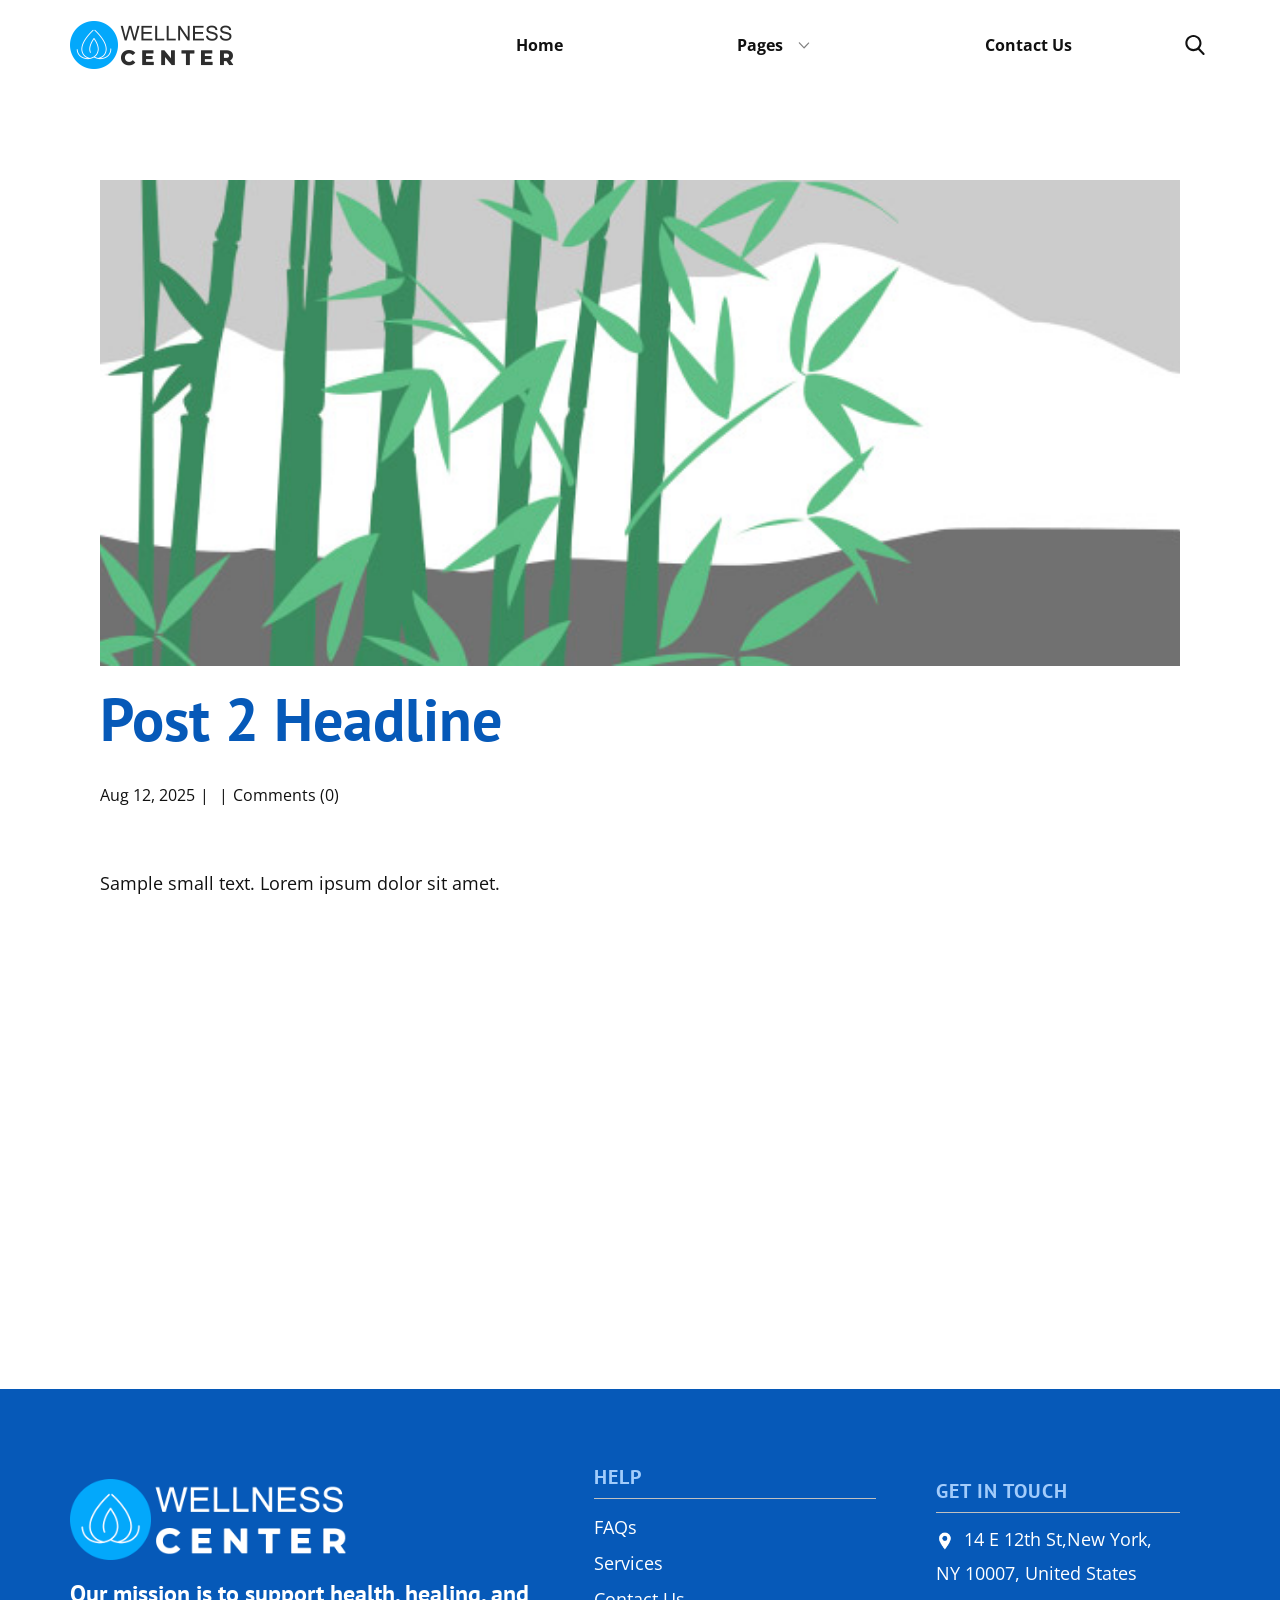
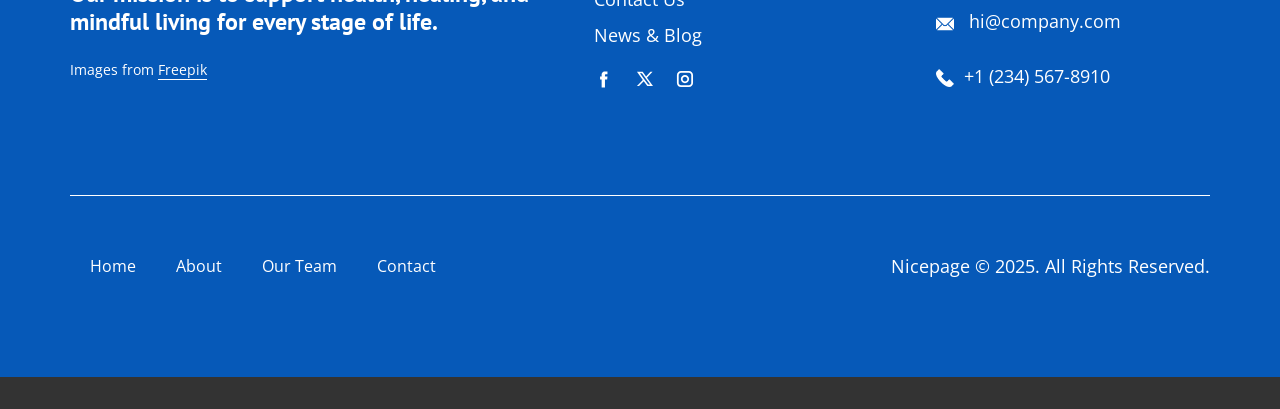
<file: blog/post-1.html>
<!DOCTYPE html>
<html style="font-size: 16px;" lang="en"><head>
    <meta name="viewport" content="width=device-width, initial-scale=1.0">
    <meta charset="utf-8">
    <meta name="keywords" content="Post 1 Headline">
    <meta name="description" content="">
    <title>Post 2 Headline</title>
    <link rel="stylesheet" href="../nicepage.css" media="screen">
<link rel="stylesheet" href="../Post-Template.css" media="screen">
    <script class="u-script" type="text/javascript" src="../jquery.js" defer=""></script>
    <script class="u-script" type="text/javascript" src="../nicepage.js" defer=""></script>
    <meta name="generator" content="Nicepage 8.4.0, nicepage.com">
    
    
    
    <link id="u-page-google-font" rel="stylesheet" href="https://fonts.googleapis.com/css2?display=swap&amp;family=PT+Sans:ital,wght@0,400;0,700;1,400;1,700&amp;family=Open+Sans:ital,wght@0,300;0,400;0,500;0,600;0,700;0,800;1,300;1,400;1,500;1,600;1,700;1,800">
    <script type="application/ld+json">{
		"@context": "http://schema.org",
		"@type": "Organization",
		"name": "",
		"logo": "images/logo-black.png",
		"sameAs": [
				"https://facebook.com/name",
				"https://twitter.com/name",
				"https://instagram.com/name"
		]
}</script>
    <meta name="theme-color" content="#0659b8">
    <meta name="twitter:site" content="@">
    <meta name="twitter:card" content="summary_large_image">
    <meta name="twitter:title" content="Post 2 Headline">
    <meta name="twitter:description" content="">
  <meta data-intl-tel-input-cdn-path="intlTelInput/"></head>
  <body data-path-to-root="./" data-include-products="false" class="u-body u-xl-mode" data-lang="en"><header class="u-clearfix u-header u-header" id="header"><div class="u-clearfix u-sheet u-valign-middle u-valign-middle-xxl u-sheet-1">
        <a href="#" class="u-image u-logo u-image-1" data-image-width="656" data-image-height="192">
          <img src="../images/logo-black.png" class="u-logo-image u-logo-image-1">
        </a>
        <nav class="u-dropdown-icon u-menu u-menu-dropdown u-offcanvas u-menu-1" role="navigation" aria-label="Menu navigation">
          <div class="menu-collapse" style="font-size: 1rem; letter-spacing: 0px; font-weight: 700;">
            <a class="u-button-style u-custom-left-right-menu-spacing u-custom-padding-bottom u-custom-text-hover-color u-custom-top-bottom-menu-spacing u-hamburger-link u-nav-link u-text-active-palette-1-base u-text-hover-palette-2-base" href="#" tabindex="-1" aria-label="Open menu" aria-controls="261f">
              <svg class="u-svg-link" viewBox="0 0 24 24"><use xlink:href="#menu-hamburger"></use></svg>
              <svg class="u-svg-content" version="1.1" id="menu-hamburger" viewBox="0 0 16 16" x="0px" y="0px" xmlns:xlink="http://www.w3.org/1999/xlink" xmlns="http://www.w3.org/2000/svg"><g><rect y="1" width="16" height="2"></rect><rect y="7" width="16" height="2"></rect><rect y="13" width="16" height="2"></rect>
</g></svg>
            </a>
          </div>
          <div class="u-custom-menu u-nav-container">
            <ul class="u-nav u-unstyled u-nav-1" role="menubar"><li role="none" class="u-nav-item"><a role="menuitem" class="u-button-style u-nav-link u-text-active-palette-1-base u-text-hover-palette-1-base u-nav-link-2" href="../">Home</a>
</li><li role="none" class="u-nav-item"><a tabindex="-1" role="menuitem" class="u-button-style u-nav-link u-text-active-palette-1-base u-text-hover-palette-1-base u-nav-link-2" aria-haspopup="true" aria-current="page">Pages</a><div class="u-nav-popup"><ul role="menu" class="u-h-spacing-20 u-nav u-unstyled u-v-spacing-10" aria-label="Pages menu"><li role="none" class="u-nav-item"><a role="menuitem" class="u-active-palette-1-base u-button-style u-grey-5 u-hover-palette-1-base u-nav-link" href="../About.html">About Us</a>
</li><li role="none" class="u-nav-item"><a tabindex="-1" role="menuitem" class="u-active-palette-1-base u-button-style u-grey-5 u-hover-palette-1-base u-nav-link" href="#">Our Team</a>
</li><li role="none" class="u-nav-item"><a role="menuitem" class="u-active-palette-1-base u-button-style u-grey-5 u-hover-palette-1-base u-nav-link" href="../FAQ-Page.html">FAQ</a>
</li></ul>
</div>
</li><li role="none" class="u-nav-item"><a tabindex="-1" role="menuitem" class="u-button-style u-nav-link u-text-active-palette-1-base u-text-hover-palette-1-base u-nav-link-2" href="#">Contact Us</a>
</li></ul>
          </div>
          <div class="u-custom-menu u-nav-container-collapse" id="261f" role="region" aria-label="Menu panel">
            <div class="u-black u-container-style u-inner-container-layout u-opacity u-opacity-95 u-sidenav">
              <div class="u-inner-container-layout u-sidenav-overflow">
                <div class="u-menu-close" tabindex="-1" aria-label="Close menu"></div>
                <ul class="u-align-center u-nav u-popupmenu-items u-unstyled u-nav-3" role="menubar"><li role="none" class="u-nav-item"><a role="menuitem" class="u-button-style u-nav-link" href="../">Home</a>
</li><li role="none" class="u-nav-item"><a tabindex="-1" role="menuitem" class="u-button-style u-nav-link" aria-haspopup="true" aria-current="page">Pages</a><div class="u-nav-popup"><ul role="menu" class="u-h-spacing-20 u-nav u-unstyled u-v-spacing-10" aria-label="Pages menu"><li role="none" class="u-nav-item"><a role="menuitem" class="u-button-style u-nav-link" href="../About.html">About Us</a>
</li><li role="none" class="u-nav-item"><a tabindex="-1" role="menuitem" class="u-button-style u-nav-link" href="#">Our Team</a>
</li><li role="none" class="u-nav-item"><a role="menuitem" class="u-button-style u-nav-link" href="../FAQ-Page.html">FAQ</a>
</li></ul>
</div>
</li><li role="none" class="u-nav-item"><a tabindex="-1" role="menuitem" class="u-button-style u-nav-link" href="#">Contact Us</a>
</li></ul>
              </div>
            </div>
            <div class="u-black u-menu-overlay u-opacity u-opacity-70"></div>
          </div>
        </nav>
        <form action="#" class="u-search u-search-layout-icon u-search-left u-search-1" data-search-token="no-license" data-href="../search/search.html" data-page-id="474324083">
          <div class="u-search-overlay"></div>
          <button class="u-search-button" type="submit"><span class="u-search-icon u-search-icon-1">
              <svg class="u-svg-link" preserveAspectRatio="xMidYMin slice" viewBox="0 0 56.966 56.966"><use xlink:href="#svg-8e85"></use></svg>
              <svg xmlns="http://www.w3.org/2000/svg" xmlns:xlink="http://www.w3.org/1999/xlink" version="1.1" id="svg-8e85" x="0px" y="0px" viewBox="0 0 56.966 56.966" style="enable-background:new 0 0 56.966 56.966;" xml:space="preserve" class="u-svg-content"><path d="M55.146,51.887L41.588,37.786c3.486-4.144,5.396-9.358,5.396-14.786c0-12.682-10.318-23-23-23s-23,10.318-23,23  s10.318,23,23,23c4.761,0,9.298-1.436,13.177-4.162l13.661,14.208c0.571,0.593,1.339,0.92,2.162,0.92  c0.779,0,1.518-0.297,2.079-0.837C56.255,54.982,56.293,53.08,55.146,51.887z M23.984,6c9.374,0,17,7.626,17,17s-7.626,17-17,17  s-17-7.626-17-17S14.61,6,23.984,6z"></path></svg></span>
          </button>
          <input class="u-search-input" type="search" name="search" value="" placeholder="Search">
        </form>
      </div></header>
    <section class="u-align-center u-clearfix u-section-1" id="block-2">
      <div class="u-clearfix u-sheet u-valign-middle-md u-valign-middle-sm u-valign-middle-xs u-sheet-1"><!--post_details--><!--post_details_options_json--><!--{"source":""}--><!--/post_details_options_json--><!--blog_post-->
        <div class="u-container-style u-expanded-width u-post-details u-post-details-1">
          <div class="u-container-layout u-valign-middle u-container-layout-1"><!--blog_post_image-->
            <img alt="" class="u-blog-control u-expanded-width u-image u-image-default u-image-1" src="../images/68f64b9d.jpeg"><!--/blog_post_image--><!--blog_post_header-->
            <h2 class="u-blog-control u-text u-text-1">Post 2 Headline</h2><!--/blog_post_header--><!--blog_post_metadata-->
            <div class="u-blog-control u-metadata u-metadata-1"><!--blog_post_metadata_date--><span class="u-meta-date u-meta-icon">Aug 12, 2025</span><!--/blog_post_metadata_date--><!--blog_post_metadata_category--><span class="u-meta-category u-meta-icon"></span><!--/blog_post_metadata_category--><!--blog_post_metadata_comments--><span class="u-meta-comments u-meta-icon"><!--blog_post_metadata_comments_content-->Comments (0)<!--/blog_post_metadata_comments_content--></span><!--/blog_post_metadata_comments-->
            </div><!--/blog_post_metadata--><!--blog_post_content-->
            <div class="u-align-justify u-blog-control u-post-content u-text u-text-2 fr-view">
  <p>
    <meta name="viewport" content="width=device-width, initial-scale=1.0">
    <meta charset="utf-8">
    <meta name="keywords" content=""><meta name="description" content="">
    <title></title>
    <link rel="stylesheet" href="/nicepage.css" media="screen" class="u-static-style"><link rel="stylesheet" href="/nicepage.css" media="screen">
    <script class="u-script" type="text/javascript" src="//capp.nicepage.com/assets/jquery-1.9.1.min.js" defer=""></script>
    <script class="u-script" type="text/javascript" src="//capp.nicepage.com/e1ec80a0bae8923e64d6c550789dfe4bf6121475/nicepage.js" defer=""></script>
</p><section class="u-clearfix u-valign-top u-block-b649-1" custom-posts-hash="T" data-section-properties="{&quot;margin&quot;:&quot;none&quot;,&quot;stretch&quot;:true}" data-id="b649" data-posts-content="[{'images':[],'maps':[],'videos':[],'icons':[],'textWidth':'','textHeight':'','id':1,'headingProp':'h3','textProp':'text'}]" style="min-height: 500px">
  <div class="u-clearfix u-rich-text u-text u-block-b649-4" data-state="{&quot;margin-top&quot;:{&quot;shouldApplyDefaultMargins&quot;:{&quot;XL&quot;:false,&quot;LG&quot;:false,&quot;MD&quot;:false,&quot;SM&quot;:true,&quot;XS&quot;:true},&quot;parentVerticalAlign&quot;:{&quot;XL&quot;:&quot;top&quot;,&quot;LG&quot;:&quot;top&quot;,&quot;MD&quot;:&quot;top&quot;,&quot;SM&quot;:&quot;top&quot;,&quot;XS&quot;:&quot;top&quot;}},&quot;margin-bottom&quot;:{&quot;shouldApplyDefaultMargins&quot;:{&quot;XL&quot;:false,&quot;LG&quot;:false,&quot;MD&quot;:false,&quot;SM&quot;:true,&quot;XS&quot;:true},&quot;parentVerticalAlign&quot;:{&quot;XL&quot;:&quot;top&quot;,&quot;LG&quot;:&quot;top&quot;,&quot;MD&quot;:&quot;top&quot;,&quot;SM&quot;:&quot;top&quot;,&quot;XS&quot;:&quot;top&quot;}}}" style="">
  <p>Sample small text. Lorem ipsum dolor sit amet.</p>
  </div>
  <style data-mode="XL">@media (min-width: 1200px) {
  .u-block-b649-1 {
    min-height: 500px;
  }
}</style>
  <style data-mode="LG">@media (max-width: 1199px) and (min-width: 992px) {
  .u-block-b649-1 {
    min-height: 500px;
  }
}</style>
  <style data-mode="MD">@media (max-width: 991px) and (min-width: 768px) {
  .u-block-b649-1 {
    min-height: 500px;
  }
}</style>
  <style data-mode="SM">@media (max-width: 767px) and (min-width: 576px) {
  .u-block-b649-1 {
    min-height: 500px;
  }
}</style>
  <style data-mode="XS">@media (max-width: 575px) {
  .u-block-b649-1 {
    min-height: 500px;
  }
}</style>
</section>
<p></p>
  </div><!--/blog_post_content-->
          </div>
        </div><!--/blog_post--><!--/post_details-->
      </div>
    </section>
    
    
    
    <footer class="u-align-center-sm u-align-center-xs u-clearfix u-container-align-center u-footer u-palette-1-base" id="footer"><div class="u-clearfix u-sheet u-valign-middle u-sheet-1">
        <div class="data-layout-selected u-clearfix u-expanded-width u-layout-wrap u-layout-wrap-1">
          <div class="u-gutter-0 u-layout">
            <div class="u-layout-row">
              <div class="u-container-align-left u-container-style u-layout-cell u-shape-rectangle u-size-26-lg u-size-26-xl u-size-26-xxl u-size-40-md u-size-40-sm u-size-40-xs u-layout-cell-1">
                <div class="u-container-layout u-valign-top u-container-layout-1">
                  <a href="" class="u-image u-logo u-image-1" data-image-width="656" data-image-height="192">
                    <img src="../images/logo-white-1.png" class="u-logo-image u-logo-image-1">
                  </a>
                  <h4 class="u-align-left u-text u-text-default u-text-1"> Our mission is to support health, healing, and mindful living for every stage of life.</h4>
                  <p class="u-align-left u-text u-text-2">Images from <a href="https://www.freepik.com/" class="u-active-none u-border-1 u-border-active-palette-1-base u-border-hover-palette-1-base u-border-no-left u-border-no-right u-border-no-top u-border-white u-btn u-button-link u-button-style u-hover-none u-none u-text-body-alt-color u-btn-1" target="_blank" data-animation-name="" data-animation-duration="0" data-animation-delay="0" data-animation-direction="">Freepik</a>
                  </p>
                </div>
              </div>
              <div class="u-container-style u-layout-cell u-shape-rectangle u-size-18-lg u-size-18-xl u-size-18-xxl u-size-20-md u-size-20-sm u-size-20-xs u-layout-cell-2">
                <div class="u-container-layout u-valign-top u-container-layout-2">
                  <h5 class="u-align-left u-text u-text-3"> Help</h5>
                  <div class="u-align-left u-border-1 u-border-grey-25 u-border-no-bottom u-border-no-left u-expanded-width u-line u-line-horizontal u-line-1"></div>
                  <p class="u-align-left u-text u-text-4">
                    <a href="#" class="u-active-none u-border-1 u-border-active-white u-border-hover-white u-border-no-left u-border-no-right u-border-no-top u-btn u-button-link u-button-style u-hover-none u-none u-text-active-grey-10 u-text-body-alt-color u-text-hover-grey-10 u-btn-2" title="#" data-animation-name="" data-animation-duration="0" data-animation-delay="0" data-animation-direction=""> FAQs</a>
                    <a href="#" class="u-active-none u-border-1 u-border-active-white u-border-hover-white u-border-no-left u-border-no-right u-border-no-top u-btn u-button-link u-button-style u-hover-none u-none u-text-active-grey-10 u-text-body-alt-color u-text-hover-grey-10 u-btn-3" title="#" data-animation-name="" data-animation-duration="0" data-animation-delay="0" data-animation-direction="">
                      <br>Services
                    </a>
                    <br>
                    <a href="#" class="u-active-none u-border-1 u-border-active-white u-border-hover-white u-border-no-left u-border-no-right u-border-no-top u-btn u-button-link u-button-style u-hover-none u-none u-text-active-grey-10 u-text-body-alt-color u-text-hover-grey-10 u-btn-4" title="#" data-animation-name="" data-animation-duration="0" data-animation-delay="0" data-animation-direction=""> Contact Us<br>
                    </a>
                    <a href="#" class="u-active-none u-border-1 u-border-active-white u-border-hover-white u-border-no-left u-border-no-right u-border-no-top u-btn u-button-link u-button-style u-hover-none u-none u-text-active-grey-10 u-text-body-alt-color u-text-hover-grey-10 u-btn-5" data-animation-name="" data-animation-duration="0" data-animation-delay="0" data-animation-direction=""> News &amp; Blog</a>
                    <br>
                  </p>
                  <div class="u-social-icons u-social-icons-1">
                    <a class="u-social-url" title="facebook" target="_blank" href="https://facebook.com/name"><span class="u-icon u-social-facebook u-social-icon u-text-white u-icon-1"><svg class="u-svg-link" preserveAspectRatio="xMidYMin slice" viewBox="0 0 112 112" style=""><use xlink:href="#svg-58df"></use></svg><svg class="u-svg-content" viewBox="0 0 112 112" x="0" y="0" id="svg-58df"><path fill="currentColor" d="M75.5,28.8H65.4c-1.5,0-4,0.9-4,4.3v9.4h13.9l-1.5,15.8H61.4v45.1H42.8V58.3h-8.8V42.4h8.8V32.2
c0-7.4,3.4-18.8,18.8-18.8h13.8v15.4H75.5z"></path></svg></span>
                    </a>
                    <a class="u-social-url" title="twitter" target="_blank" href="https://twitter.com/name"><span class="u-icon u-social-icon u-social-twitter u-text-white u-icon-2"><svg class="u-svg-link" preserveAspectRatio="xMidYMin slice" viewBox="0 0 112.2 112.2" style=""><use xlink:href="#svg-e10a"></use></svg><svg class="u-svg-content" viewBox="0 0 112.2 112.2" x="0px" y="0px" id="svg-e10a"><path d="M67.1,49.1L98.6,16h-12L62,42L43.2,16H11l32.8,45.2L11,96h11.6l26.3-27.7L69.1,96H101L67.1,49.1z M55,61.9l-5.1-7L27.5,24.4
	h11.4l17.3,23.8l5.1,7.1l23.4,32.2H73.8L55,61.9z"></path></svg></span>
                    </a>
                    <a class="u-social-url" title="instagram" target="_blank" href="https://instagram.com/name"><span class="u-icon u-social-icon u-social-instagram u-text-white u-icon-3"><svg class="u-svg-link" preserveAspectRatio="xMidYMin slice" viewBox="0 0 112 112" style=""><use xlink:href="#svg-3bdf"></use></svg><svg class="u-svg-content" viewBox="0 0 112 112" x="0" y="0" id="svg-3bdf"><path fill="currentColor" d="M55.9,32.9c-12.8,0-23.2,10.4-23.2,23.2s10.4,23.2,23.2,23.2s23.2-10.4,23.2-23.2S68.7,32.9,55.9,32.9z
	 M55.9,69.4c-7.4,0-13.3-6-13.3-13.3c-0.1-7.4,6-13.3,13.3-13.3s13.3,6,13.3,13.3C69.3,63.5,63.3,69.4,55.9,69.4z"></path><path fill="currentColor" d="M78.2,11H33.5C21,11,10.8,21.3,10.8,33.7v44.7c0,12.6,10.2,22.8,22.7,22.8h44.7c12.6,0,22.7-10.2,22.7-22.7
	V33.7C100.8,21.1,90.6,11,78.2,11z M91,78.4c0,7.1-5.8,12.8-12.8,12.8H33.5c-7.1,0-12.8-5.8-12.8-12.8V33.7
	c0-7.1,5.8-12.8,12.8-12.8h44.7c7.1,0,12.8,5.8,12.8,12.8V78.4z"></path></svg></span>
                    </a>
                  </div>
                </div>
              </div>
              <div class="u-container-style u-layout-cell u-shape-rectangle u-size-16-lg u-size-16-xl u-size-16-xxl u-size-60-md u-size-60-sm u-size-60-xs u-layout-cell-3">
                <div class="u-container-layout u-valign-top u-container-layout-3">
                  <h5 class="u-align-left u-text u-text-5"> Get In Touch</h5>
                  <div class="u-align-left u-border-1 u-border-grey-25 u-border-no-bottom u-border-no-left u-expanded-width u-line u-line-horizontal u-line-2" data-animation-name="" data-animation-duration="0" data-animation-delay="0" data-animation-direction=""></div>
                  <p class="u-align-left u-text u-text-6"><span class="u-file-icon u-icon u-text-white u-icon-4"><img src="../images/1-b26c8bb7.png" alt=""></span>&nbsp;​​​​14 E 12th St,New York, NY 10007, United States
                  </p>
                  <p class="u-align-left u-text u-text-default u-text-7"><span class="u-file-icon u-icon u-text-white u-icon-5"><img src="../images/2-a85e65c4.png" alt=""></span>&nbsp; <a href="mailto:hi@car.repair.com" class="u-active-none u-border-1 u-border-active-white u-border-hover-white u-border-no-left u-border-no-right u-border-no-top u-btn u-button-link u-button-style u-hover-none u-none u-text-active-grey-10 u-text-body-alt-color u-text-hover-grey-10 u-btn-6" data-animation-name="" data-animation-duration="0" data-animation-delay="0" data-animation-direction="">hi@company.com</a>
                  </p>
                  <p class="u-align-left u-text u-text-8">
                    <a href="tel:+12345678910" class="u-active-none u-border-1 u-border-active-white u-border-hover-white u-border-no-left u-border-no-right u-border-no-top u-btn u-button-link u-button-style u-hover-none u-none u-text-active-grey-10 u-text-body-alt-color u-text-hover-grey-10 u-btn-7" data-animation-name="" data-animation-duration="0" data-animation-delay="0" data-animation-direction=""><span class="u-file-icon u-icon u-text-white u-icon-6"><img src="../images/3-c91f3b92.png" alt=""></span>&nbsp;​+1 (234) 567-8910
                    </a>
                  </p>
                </div>
              </div>
            </div>
          </div>
        </div>
        <div class="u-align-center u-border-1 u-border-white u-expanded-width u-line u-line-horizontal u-line-3"></div>
        <div class="data-layout-selected u-clearfix u-expanded-width u-layout-custom-xs u-layout-wrap u-layout-wrap-2">
          <div class="u-layout">
            <div class="u-layout-row">
              <div class="u-container-style u-layout-cell u-size-14-xs u-size-30-lg u-size-30-xl u-size-30-xxl u-size-60-md u-size-60-sm u-layout-cell-4">
                <div class="u-container-layout u-valign-middle u-container-layout-4">
                  <nav class="u-menu u-menu-dropdown u-offcanvas u-menu-1" data-responsive-from="XS" role="navigation">
                    <div class="menu-collapse">
                      <a class="u-button-style u-hamburger-link u-nav-link" aria-label="Open menu" aria-controls="e226" href="#">
                        <svg class="u-svg-link" viewBox="0 0 24 24"><use xlink:href="#svg-23e0"></use></svg>
                        <svg class="u-svg-content" version="1.1" id="svg-23e0" viewBox="0 0 16 16" x="0px" y="0px" xmlns:xlink="http://www.w3.org/1999/xlink" xmlns="http://www.w3.org/2000/svg"><g><rect y="1" width="16" height="2"></rect><rect y="7" width="16" height="2"></rect><rect y="13" width="16" height="2"></rect>
</g></svg>
                      </a>
                    </div>
                    <div class="u-custom-menu u-nav-container">
                      <ul class="u-nav u-unstyled" role="menubar"><li class="u-nav-item" role="none"><a class="u-button-style u-nav-link" href="#" tabindex="-1" role="menuitem" aria-haspopup="true" aria-expanded="false">Home</a>
</li><li class="u-nav-item" role="none"><a class="u-button-style u-nav-link" href="#" tabindex="-1" role="menuitem">About</a>
</li><li class="u-nav-item" role="none"><a class="u-button-style u-nav-link" href="#" tabindex="-1" role="menuitem">Our Team</a>
</li><li class="u-nav-item" role="none"><a class="u-button-style u-nav-link" href="#" tabindex="-1" role="menuitem">Contact</a>
</li></ul>
                    </div>
                    <div id="e226" role="region" aria-label="Menu panel" class="u-custom-menu u-nav-container-collapse">
                      <div class="u-black u-container-style u-inner-container-layout u-opacity u-opacity-95 u-sidenav">
                        <div class="u-inner-container-layout u-sidenav-overflow">
                          <div class="u-menu-close" aria-label="Close menu"></div>
                          <ul class="u-align-center u-nav u-popupmenu-items u-unstyled u-nav-2"><li class="u-nav-item"><a class="u-button-style u-nav-link" href="#">Home</a>
</li><li class="u-nav-item"><a class="u-button-style u-nav-link" href="#">About</a>
</li><li class="u-nav-item"><a class="u-button-style u-nav-link" href="#">Our Team</a>
</li><li class="u-nav-item"><a class="u-button-style u-nav-link" href="#">Contact</a>
</li></ul>
                        </div>
                      </div>
                      <div class="u-black u-menu-overlay u-opacity u-opacity-70"></div>
                    </div>
                    <style class="menu-style">@media (max-width: 539px) {
                    [data-responsive-from="XS"] .u-nav-container {
                        display: none;
                    }
                    [data-responsive-from="XS"] .menu-collapse {
                        display: block;
                    }
                }</style>
                  </nav>
                </div>
              </div>
              <div class="u-container-align-left-md u-container-align-left-sm u-container-align-left-xs u-container-align-right-lg u-container-align-right-xl u-container-align-right-xxl u-container-style u-layout-cell u-size-30-lg u-size-30-xl u-size-30-xxl u-size-46-xs u-size-60-md u-size-60-sm u-layout-cell-5">
                <div class="u-container-layout u-valign-middle u-container-layout-5">
                  <p class="u-align-left-md u-align-left-sm u-align-left-xs u-align-right-lg u-align-right-xl u-align-right-xxl u-text u-text-default u-text-9">Nicepage © 2025. All Rights Reserved.</p>
                </div>
              </div>
            </div>
          </div>
        </div>
      </div></footer>
    <section class="u-backlink u-clearfix u-grey-80"></section>
  
</body></html>
</file>
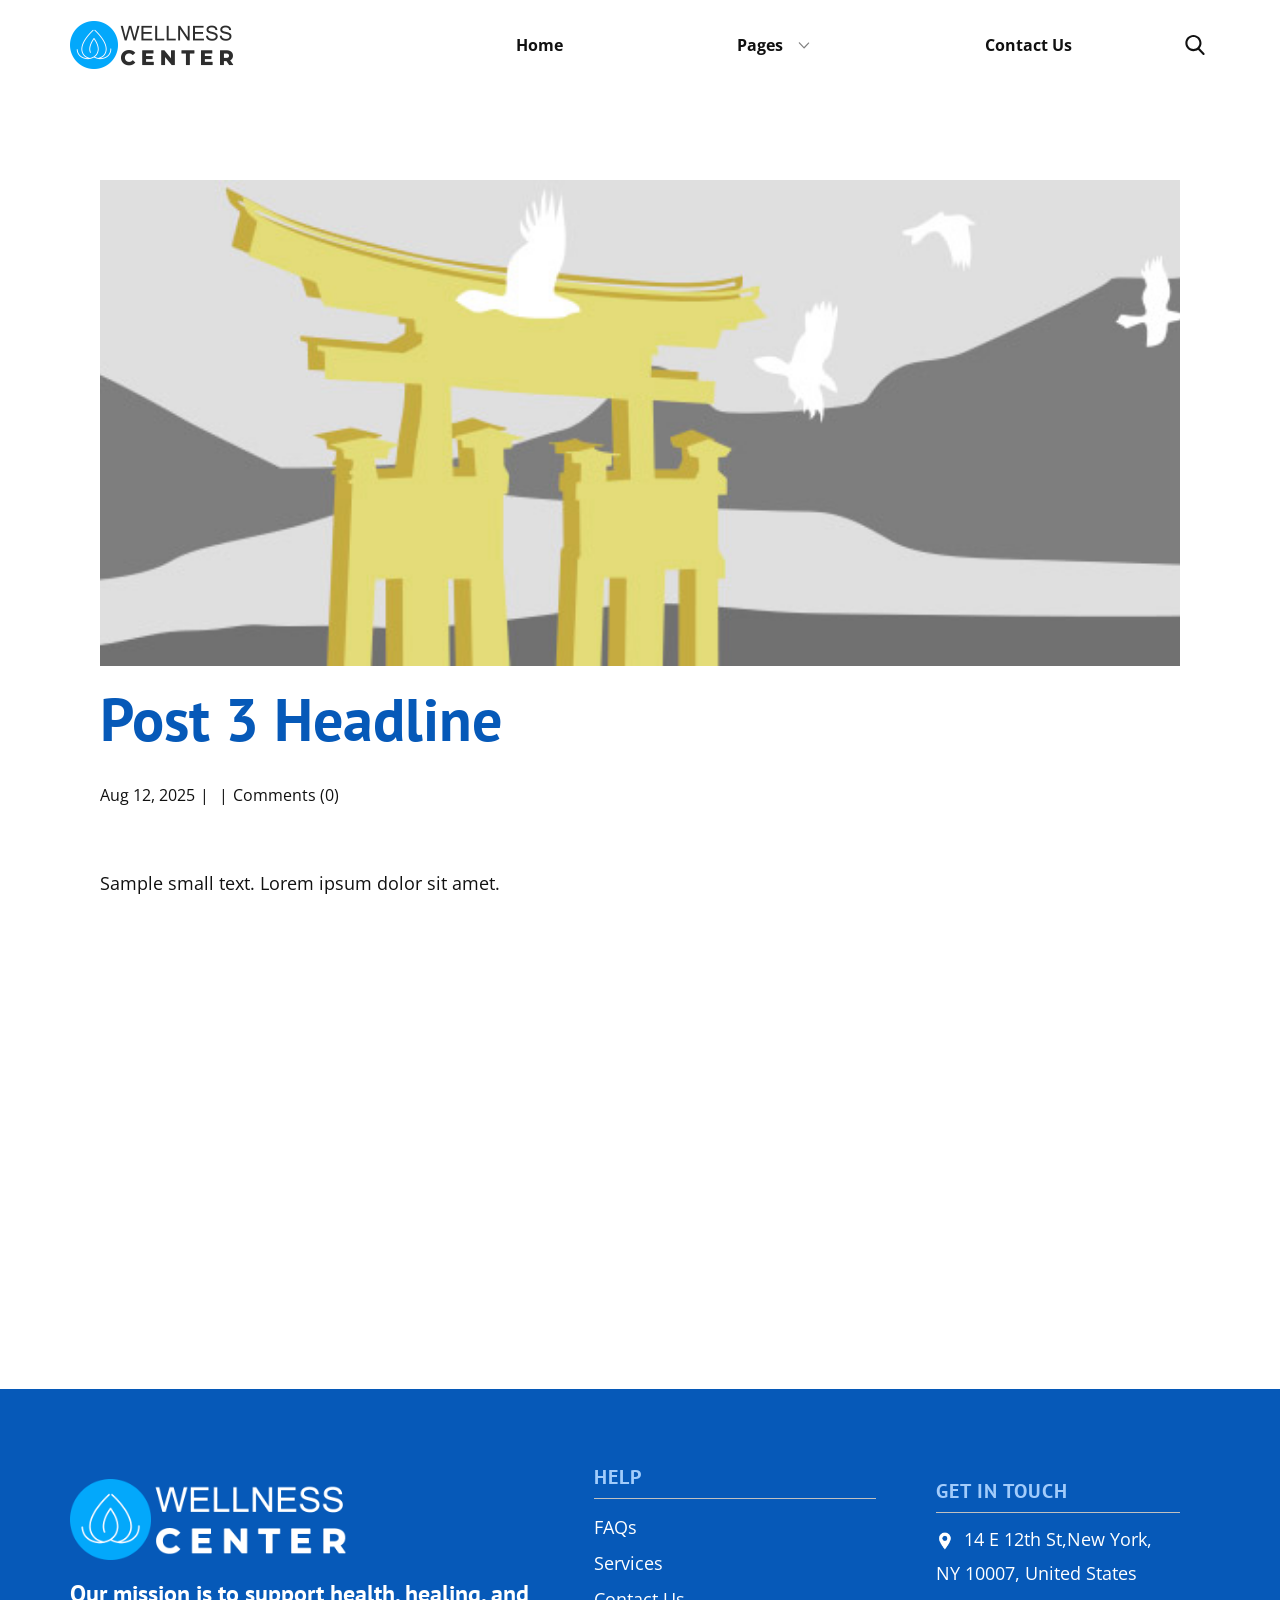
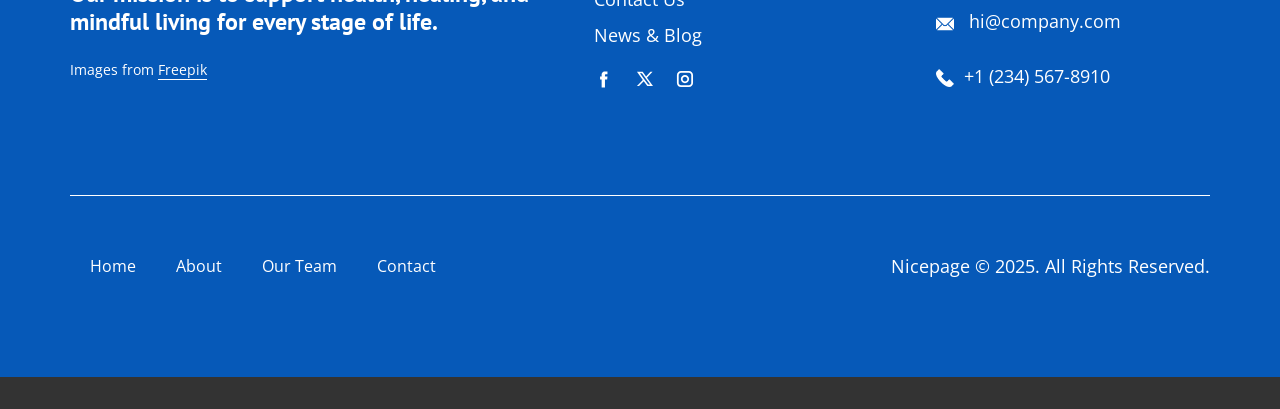
<file: blog/post-2.html>
<!DOCTYPE html>
<html style="font-size: 16px;" lang="en"><head>
    <meta name="viewport" content="width=device-width, initial-scale=1.0">
    <meta charset="utf-8">
    <meta name="keywords" content="Post 1 Headline">
    <meta name="description" content="">
    <title>Post 3 Headline</title>
    <link rel="stylesheet" href="../nicepage.css" media="screen">
<link rel="stylesheet" href="../Post-Template.css" media="screen">
    <script class="u-script" type="text/javascript" src="../jquery.js" defer=""></script>
    <script class="u-script" type="text/javascript" src="../nicepage.js" defer=""></script>
    <meta name="generator" content="Nicepage 8.4.0, nicepage.com">
    
    
    
    <link id="u-page-google-font" rel="stylesheet" href="https://fonts.googleapis.com/css2?display=swap&amp;family=PT+Sans:ital,wght@0,400;0,700;1,400;1,700&amp;family=Open+Sans:ital,wght@0,300;0,400;0,500;0,600;0,700;0,800;1,300;1,400;1,500;1,600;1,700;1,800">
    <script type="application/ld+json">{
		"@context": "http://schema.org",
		"@type": "Organization",
		"name": "",
		"logo": "images/logo-black.png",
		"sameAs": [
				"https://facebook.com/name",
				"https://twitter.com/name",
				"https://instagram.com/name"
		]
}</script>
    <meta name="theme-color" content="#0659b8">
    <meta name="twitter:site" content="@">
    <meta name="twitter:card" content="summary_large_image">
    <meta name="twitter:title" content="Post 3 Headline">
    <meta name="twitter:description" content="">
  <meta data-intl-tel-input-cdn-path="intlTelInput/"></head>
  <body data-path-to-root="./" data-include-products="false" class="u-body u-xl-mode" data-lang="en"><header class="u-clearfix u-header u-header" id="header"><div class="u-clearfix u-sheet u-valign-middle u-valign-middle-xxl u-sheet-1">
        <a href="#" class="u-image u-logo u-image-1" data-image-width="656" data-image-height="192">
          <img src="../images/logo-black.png" class="u-logo-image u-logo-image-1">
        </a>
        <nav class="u-dropdown-icon u-menu u-menu-dropdown u-offcanvas u-menu-1" role="navigation" aria-label="Menu navigation">
          <div class="menu-collapse" style="font-size: 1rem; letter-spacing: 0px; font-weight: 700;">
            <a class="u-button-style u-custom-left-right-menu-spacing u-custom-padding-bottom u-custom-text-hover-color u-custom-top-bottom-menu-spacing u-hamburger-link u-nav-link u-text-active-palette-1-base u-text-hover-palette-2-base" href="#" tabindex="-1" aria-label="Open menu" aria-controls="261f">
              <svg class="u-svg-link" viewBox="0 0 24 24"><use xlink:href="#menu-hamburger"></use></svg>
              <svg class="u-svg-content" version="1.1" id="menu-hamburger" viewBox="0 0 16 16" x="0px" y="0px" xmlns:xlink="http://www.w3.org/1999/xlink" xmlns="http://www.w3.org/2000/svg"><g><rect y="1" width="16" height="2"></rect><rect y="7" width="16" height="2"></rect><rect y="13" width="16" height="2"></rect>
</g></svg>
            </a>
          </div>
          <div class="u-custom-menu u-nav-container">
            <ul class="u-nav u-unstyled u-nav-1" role="menubar"><li role="none" class="u-nav-item"><a role="menuitem" class="u-button-style u-nav-link u-text-active-palette-1-base u-text-hover-palette-1-base u-nav-link-2" href="../">Home</a>
</li><li role="none" class="u-nav-item"><a tabindex="-1" role="menuitem" class="u-button-style u-nav-link u-text-active-palette-1-base u-text-hover-palette-1-base u-nav-link-2" aria-haspopup="true" aria-current="page">Pages</a><div class="u-nav-popup"><ul role="menu" class="u-h-spacing-20 u-nav u-unstyled u-v-spacing-10" aria-label="Pages menu"><li role="none" class="u-nav-item"><a role="menuitem" class="u-active-palette-1-base u-button-style u-grey-5 u-hover-palette-1-base u-nav-link" href="../About.html">About Us</a>
</li><li role="none" class="u-nav-item"><a tabindex="-1" role="menuitem" class="u-active-palette-1-base u-button-style u-grey-5 u-hover-palette-1-base u-nav-link" href="#">Our Team</a>
</li><li role="none" class="u-nav-item"><a role="menuitem" class="u-active-palette-1-base u-button-style u-grey-5 u-hover-palette-1-base u-nav-link" href="../FAQ-Page.html">FAQ</a>
</li></ul>
</div>
</li><li role="none" class="u-nav-item"><a tabindex="-1" role="menuitem" class="u-button-style u-nav-link u-text-active-palette-1-base u-text-hover-palette-1-base u-nav-link-2" href="#">Contact Us</a>
</li></ul>
          </div>
          <div class="u-custom-menu u-nav-container-collapse" id="261f" role="region" aria-label="Menu panel">
            <div class="u-black u-container-style u-inner-container-layout u-opacity u-opacity-95 u-sidenav">
              <div class="u-inner-container-layout u-sidenav-overflow">
                <div class="u-menu-close" tabindex="-1" aria-label="Close menu"></div>
                <ul class="u-align-center u-nav u-popupmenu-items u-unstyled u-nav-3" role="menubar"><li role="none" class="u-nav-item"><a role="menuitem" class="u-button-style u-nav-link" href="../">Home</a>
</li><li role="none" class="u-nav-item"><a tabindex="-1" role="menuitem" class="u-button-style u-nav-link" aria-haspopup="true" aria-current="page">Pages</a><div class="u-nav-popup"><ul role="menu" class="u-h-spacing-20 u-nav u-unstyled u-v-spacing-10" aria-label="Pages menu"><li role="none" class="u-nav-item"><a role="menuitem" class="u-button-style u-nav-link" href="../About.html">About Us</a>
</li><li role="none" class="u-nav-item"><a tabindex="-1" role="menuitem" class="u-button-style u-nav-link" href="#">Our Team</a>
</li><li role="none" class="u-nav-item"><a role="menuitem" class="u-button-style u-nav-link" href="../FAQ-Page.html">FAQ</a>
</li></ul>
</div>
</li><li role="none" class="u-nav-item"><a tabindex="-1" role="menuitem" class="u-button-style u-nav-link" href="#">Contact Us</a>
</li></ul>
              </div>
            </div>
            <div class="u-black u-menu-overlay u-opacity u-opacity-70"></div>
          </div>
        </nav>
        <form action="#" class="u-search u-search-layout-icon u-search-left u-search-1" data-search-token="no-license" data-href="../search/search.html" data-page-id="474324083">
          <div class="u-search-overlay"></div>
          <button class="u-search-button" type="submit"><span class="u-search-icon u-search-icon-1">
              <svg class="u-svg-link" preserveAspectRatio="xMidYMin slice" viewBox="0 0 56.966 56.966"><use xlink:href="#svg-8e85"></use></svg>
              <svg xmlns="http://www.w3.org/2000/svg" xmlns:xlink="http://www.w3.org/1999/xlink" version="1.1" id="svg-8e85" x="0px" y="0px" viewBox="0 0 56.966 56.966" style="enable-background:new 0 0 56.966 56.966;" xml:space="preserve" class="u-svg-content"><path d="M55.146,51.887L41.588,37.786c3.486-4.144,5.396-9.358,5.396-14.786c0-12.682-10.318-23-23-23s-23,10.318-23,23  s10.318,23,23,23c4.761,0,9.298-1.436,13.177-4.162l13.661,14.208c0.571,0.593,1.339,0.92,2.162,0.92  c0.779,0,1.518-0.297,2.079-0.837C56.255,54.982,56.293,53.08,55.146,51.887z M23.984,6c9.374,0,17,7.626,17,17s-7.626,17-17,17  s-17-7.626-17-17S14.61,6,23.984,6z"></path></svg></span>
          </button>
          <input class="u-search-input" type="search" name="search" value="" placeholder="Search">
        </form>
      </div></header>
    <section class="u-align-center u-clearfix u-section-1" id="block-2">
      <div class="u-clearfix u-sheet u-valign-middle-md u-valign-middle-sm u-valign-middle-xs u-sheet-1"><!--post_details--><!--post_details_options_json--><!--{"source":""}--><!--/post_details_options_json--><!--blog_post-->
        <div class="u-container-style u-expanded-width u-post-details u-post-details-1">
          <div class="u-container-layout u-valign-middle u-container-layout-1"><!--blog_post_image-->
            <img alt="" class="u-blog-control u-expanded-width u-image u-image-default u-image-1" src="../images/8ad73f3c.jpeg"><!--/blog_post_image--><!--blog_post_header-->
            <h2 class="u-blog-control u-text u-text-1">Post 3 Headline</h2><!--/blog_post_header--><!--blog_post_metadata-->
            <div class="u-blog-control u-metadata u-metadata-1"><!--blog_post_metadata_date--><span class="u-meta-date u-meta-icon">Aug 12, 2025</span><!--/blog_post_metadata_date--><!--blog_post_metadata_category--><span class="u-meta-category u-meta-icon"></span><!--/blog_post_metadata_category--><!--blog_post_metadata_comments--><span class="u-meta-comments u-meta-icon"><!--blog_post_metadata_comments_content-->Comments (0)<!--/blog_post_metadata_comments_content--></span><!--/blog_post_metadata_comments-->
            </div><!--/blog_post_metadata--><!--blog_post_content-->
            <div class="u-align-justify u-blog-control u-post-content u-text u-text-2 fr-view">
  <p>
    <meta name="viewport" content="width=device-width, initial-scale=1.0">
    <meta charset="utf-8">
    <meta name="keywords" content=""><meta name="description" content="">
    <title></title>
    <link rel="stylesheet" href="/nicepage.css" media="screen" class="u-static-style"><link rel="stylesheet" href="/nicepage.css" media="screen">
    <script class="u-script" type="text/javascript" src="//capp.nicepage.com/assets/jquery-1.9.1.min.js" defer=""></script>
    <script class="u-script" type="text/javascript" src="//capp.nicepage.com/e1ec80a0bae8923e64d6c550789dfe4bf6121475/nicepage.js" defer=""></script>
</p><section class="u-clearfix u-valign-top u-block-eb7f-1" custom-posts-hash="T" data-section-properties="{&quot;margin&quot;:&quot;none&quot;,&quot;stretch&quot;:true}" data-id="eb7f" data-posts-content="[{'images':[],'maps':[],'videos':[],'icons':[],'textWidth':'','textHeight':'','id':1,'headingProp':'h3','textProp':'text'}]" style="min-height: 500px">
  <div class="u-clearfix u-rich-text u-text u-block-eb7f-4" data-state="{&quot;margin-top&quot;:{&quot;shouldApplyDefaultMargins&quot;:{&quot;XL&quot;:false,&quot;LG&quot;:false,&quot;MD&quot;:false,&quot;SM&quot;:true,&quot;XS&quot;:true},&quot;parentVerticalAlign&quot;:{&quot;XL&quot;:&quot;top&quot;,&quot;LG&quot;:&quot;top&quot;,&quot;MD&quot;:&quot;top&quot;,&quot;SM&quot;:&quot;top&quot;,&quot;XS&quot;:&quot;top&quot;}},&quot;margin-bottom&quot;:{&quot;shouldApplyDefaultMargins&quot;:{&quot;XL&quot;:false,&quot;LG&quot;:false,&quot;MD&quot;:false,&quot;SM&quot;:true,&quot;XS&quot;:true},&quot;parentVerticalAlign&quot;:{&quot;XL&quot;:&quot;top&quot;,&quot;LG&quot;:&quot;top&quot;,&quot;MD&quot;:&quot;top&quot;,&quot;SM&quot;:&quot;top&quot;,&quot;XS&quot;:&quot;top&quot;}}}" style="">
  <p>Sample small text. Lorem ipsum dolor sit amet.</p>
  </div>
  <style data-mode="XL">@media (min-width: 1200px) {
  .u-block-eb7f-1 {
    min-height: 500px;
  }
}</style>
  <style data-mode="LG">@media (max-width: 1199px) and (min-width: 992px) {
  .u-block-eb7f-1 {
    min-height: 500px;
  }
}</style>
  <style data-mode="MD">@media (max-width: 991px) and (min-width: 768px) {
  .u-block-eb7f-1 {
    min-height: 500px;
  }
}</style>
  <style data-mode="SM">@media (max-width: 767px) and (min-width: 576px) {
  .u-block-eb7f-1 {
    min-height: 500px;
  }
}</style>
  <style data-mode="XS">@media (max-width: 575px) {
  .u-block-eb7f-1 {
    min-height: 500px;
  }
}</style>
</section>
<p></p>
  </div><!--/blog_post_content-->
          </div>
        </div><!--/blog_post--><!--/post_details-->
      </div>
    </section>
    
    
    
    <footer class="u-align-center-sm u-align-center-xs u-clearfix u-container-align-center u-footer u-palette-1-base" id="footer"><div class="u-clearfix u-sheet u-valign-middle u-sheet-1">
        <div class="data-layout-selected u-clearfix u-expanded-width u-layout-wrap u-layout-wrap-1">
          <div class="u-gutter-0 u-layout">
            <div class="u-layout-row">
              <div class="u-container-align-left u-container-style u-layout-cell u-shape-rectangle u-size-26-lg u-size-26-xl u-size-26-xxl u-size-40-md u-size-40-sm u-size-40-xs u-layout-cell-1">
                <div class="u-container-layout u-valign-top u-container-layout-1">
                  <a href="" class="u-image u-logo u-image-1" data-image-width="656" data-image-height="192">
                    <img src="../images/logo-white-1.png" class="u-logo-image u-logo-image-1">
                  </a>
                  <h4 class="u-align-left u-text u-text-default u-text-1"> Our mission is to support health, healing, and mindful living for every stage of life.</h4>
                  <p class="u-align-left u-text u-text-2">Images from <a href="https://www.freepik.com/" class="u-active-none u-border-1 u-border-active-palette-1-base u-border-hover-palette-1-base u-border-no-left u-border-no-right u-border-no-top u-border-white u-btn u-button-link u-button-style u-hover-none u-none u-text-body-alt-color u-btn-1" target="_blank" data-animation-name="" data-animation-duration="0" data-animation-delay="0" data-animation-direction="">Freepik</a>
                  </p>
                </div>
              </div>
              <div class="u-container-style u-layout-cell u-shape-rectangle u-size-18-lg u-size-18-xl u-size-18-xxl u-size-20-md u-size-20-sm u-size-20-xs u-layout-cell-2">
                <div class="u-container-layout u-valign-top u-container-layout-2">
                  <h5 class="u-align-left u-text u-text-3"> Help</h5>
                  <div class="u-align-left u-border-1 u-border-grey-25 u-border-no-bottom u-border-no-left u-expanded-width u-line u-line-horizontal u-line-1"></div>
                  <p class="u-align-left u-text u-text-4">
                    <a href="#" class="u-active-none u-border-1 u-border-active-white u-border-hover-white u-border-no-left u-border-no-right u-border-no-top u-btn u-button-link u-button-style u-hover-none u-none u-text-active-grey-10 u-text-body-alt-color u-text-hover-grey-10 u-btn-2" title="#" data-animation-name="" data-animation-duration="0" data-animation-delay="0" data-animation-direction=""> FAQs</a>
                    <a href="#" class="u-active-none u-border-1 u-border-active-white u-border-hover-white u-border-no-left u-border-no-right u-border-no-top u-btn u-button-link u-button-style u-hover-none u-none u-text-active-grey-10 u-text-body-alt-color u-text-hover-grey-10 u-btn-3" title="#" data-animation-name="" data-animation-duration="0" data-animation-delay="0" data-animation-direction="">
                      <br>Services
                    </a>
                    <br>
                    <a href="#" class="u-active-none u-border-1 u-border-active-white u-border-hover-white u-border-no-left u-border-no-right u-border-no-top u-btn u-button-link u-button-style u-hover-none u-none u-text-active-grey-10 u-text-body-alt-color u-text-hover-grey-10 u-btn-4" title="#" data-animation-name="" data-animation-duration="0" data-animation-delay="0" data-animation-direction=""> Contact Us<br>
                    </a>
                    <a href="#" class="u-active-none u-border-1 u-border-active-white u-border-hover-white u-border-no-left u-border-no-right u-border-no-top u-btn u-button-link u-button-style u-hover-none u-none u-text-active-grey-10 u-text-body-alt-color u-text-hover-grey-10 u-btn-5" data-animation-name="" data-animation-duration="0" data-animation-delay="0" data-animation-direction=""> News &amp; Blog</a>
                    <br>
                  </p>
                  <div class="u-social-icons u-social-icons-1">
                    <a class="u-social-url" title="facebook" target="_blank" href="https://facebook.com/name"><span class="u-icon u-social-facebook u-social-icon u-text-white u-icon-1"><svg class="u-svg-link" preserveAspectRatio="xMidYMin slice" viewBox="0 0 112 112" style=""><use xlink:href="#svg-58df"></use></svg><svg class="u-svg-content" viewBox="0 0 112 112" x="0" y="0" id="svg-58df"><path fill="currentColor" d="M75.5,28.8H65.4c-1.5,0-4,0.9-4,4.3v9.4h13.9l-1.5,15.8H61.4v45.1H42.8V58.3h-8.8V42.4h8.8V32.2
c0-7.4,3.4-18.8,18.8-18.8h13.8v15.4H75.5z"></path></svg></span>
                    </a>
                    <a class="u-social-url" title="twitter" target="_blank" href="https://twitter.com/name"><span class="u-icon u-social-icon u-social-twitter u-text-white u-icon-2"><svg class="u-svg-link" preserveAspectRatio="xMidYMin slice" viewBox="0 0 112.2 112.2" style=""><use xlink:href="#svg-e10a"></use></svg><svg class="u-svg-content" viewBox="0 0 112.2 112.2" x="0px" y="0px" id="svg-e10a"><path d="M67.1,49.1L98.6,16h-12L62,42L43.2,16H11l32.8,45.2L11,96h11.6l26.3-27.7L69.1,96H101L67.1,49.1z M55,61.9l-5.1-7L27.5,24.4
	h11.4l17.3,23.8l5.1,7.1l23.4,32.2H73.8L55,61.9z"></path></svg></span>
                    </a>
                    <a class="u-social-url" title="instagram" target="_blank" href="https://instagram.com/name"><span class="u-icon u-social-icon u-social-instagram u-text-white u-icon-3"><svg class="u-svg-link" preserveAspectRatio="xMidYMin slice" viewBox="0 0 112 112" style=""><use xlink:href="#svg-3bdf"></use></svg><svg class="u-svg-content" viewBox="0 0 112 112" x="0" y="0" id="svg-3bdf"><path fill="currentColor" d="M55.9,32.9c-12.8,0-23.2,10.4-23.2,23.2s10.4,23.2,23.2,23.2s23.2-10.4,23.2-23.2S68.7,32.9,55.9,32.9z
	 M55.9,69.4c-7.4,0-13.3-6-13.3-13.3c-0.1-7.4,6-13.3,13.3-13.3s13.3,6,13.3,13.3C69.3,63.5,63.3,69.4,55.9,69.4z"></path><path fill="currentColor" d="M78.2,11H33.5C21,11,10.8,21.3,10.8,33.7v44.7c0,12.6,10.2,22.8,22.7,22.8h44.7c12.6,0,22.7-10.2,22.7-22.7
	V33.7C100.8,21.1,90.6,11,78.2,11z M91,78.4c0,7.1-5.8,12.8-12.8,12.8H33.5c-7.1,0-12.8-5.8-12.8-12.8V33.7
	c0-7.1,5.8-12.8,12.8-12.8h44.7c7.1,0,12.8,5.8,12.8,12.8V78.4z"></path></svg></span>
                    </a>
                  </div>
                </div>
              </div>
              <div class="u-container-style u-layout-cell u-shape-rectangle u-size-16-lg u-size-16-xl u-size-16-xxl u-size-60-md u-size-60-sm u-size-60-xs u-layout-cell-3">
                <div class="u-container-layout u-valign-top u-container-layout-3">
                  <h5 class="u-align-left u-text u-text-5"> Get In Touch</h5>
                  <div class="u-align-left u-border-1 u-border-grey-25 u-border-no-bottom u-border-no-left u-expanded-width u-line u-line-horizontal u-line-2" data-animation-name="" data-animation-duration="0" data-animation-delay="0" data-animation-direction=""></div>
                  <p class="u-align-left u-text u-text-6"><span class="u-file-icon u-icon u-text-white u-icon-4"><img src="../images/1-b26c8bb7.png" alt=""></span>&nbsp;​​​​14 E 12th St,New York, NY 10007, United States
                  </p>
                  <p class="u-align-left u-text u-text-default u-text-7"><span class="u-file-icon u-icon u-text-white u-icon-5"><img src="../images/2-a85e65c4.png" alt=""></span>&nbsp; <a href="mailto:hi@car.repair.com" class="u-active-none u-border-1 u-border-active-white u-border-hover-white u-border-no-left u-border-no-right u-border-no-top u-btn u-button-link u-button-style u-hover-none u-none u-text-active-grey-10 u-text-body-alt-color u-text-hover-grey-10 u-btn-6" data-animation-name="" data-animation-duration="0" data-animation-delay="0" data-animation-direction="">hi@company.com</a>
                  </p>
                  <p class="u-align-left u-text u-text-8">
                    <a href="tel:+12345678910" class="u-active-none u-border-1 u-border-active-white u-border-hover-white u-border-no-left u-border-no-right u-border-no-top u-btn u-button-link u-button-style u-hover-none u-none u-text-active-grey-10 u-text-body-alt-color u-text-hover-grey-10 u-btn-7" data-animation-name="" data-animation-duration="0" data-animation-delay="0" data-animation-direction=""><span class="u-file-icon u-icon u-text-white u-icon-6"><img src="../images/3-c91f3b92.png" alt=""></span>&nbsp;​+1 (234) 567-8910
                    </a>
                  </p>
                </div>
              </div>
            </div>
          </div>
        </div>
        <div class="u-align-center u-border-1 u-border-white u-expanded-width u-line u-line-horizontal u-line-3"></div>
        <div class="data-layout-selected u-clearfix u-expanded-width u-layout-custom-xs u-layout-wrap u-layout-wrap-2">
          <div class="u-layout">
            <div class="u-layout-row">
              <div class="u-container-style u-layout-cell u-size-14-xs u-size-30-lg u-size-30-xl u-size-30-xxl u-size-60-md u-size-60-sm u-layout-cell-4">
                <div class="u-container-layout u-valign-middle u-container-layout-4">
                  <nav class="u-menu u-menu-dropdown u-offcanvas u-menu-1" data-responsive-from="XS" role="navigation">
                    <div class="menu-collapse">
                      <a class="u-button-style u-hamburger-link u-nav-link" aria-label="Open menu" aria-controls="e226" href="#">
                        <svg class="u-svg-link" viewBox="0 0 24 24"><use xlink:href="#svg-23e0"></use></svg>
                        <svg class="u-svg-content" version="1.1" id="svg-23e0" viewBox="0 0 16 16" x="0px" y="0px" xmlns:xlink="http://www.w3.org/1999/xlink" xmlns="http://www.w3.org/2000/svg"><g><rect y="1" width="16" height="2"></rect><rect y="7" width="16" height="2"></rect><rect y="13" width="16" height="2"></rect>
</g></svg>
                      </a>
                    </div>
                    <div class="u-custom-menu u-nav-container">
                      <ul class="u-nav u-unstyled" role="menubar"><li class="u-nav-item" role="none"><a class="u-button-style u-nav-link" href="#" tabindex="-1" role="menuitem" aria-haspopup="true" aria-expanded="false">Home</a>
</li><li class="u-nav-item" role="none"><a class="u-button-style u-nav-link" href="#" tabindex="-1" role="menuitem">About</a>
</li><li class="u-nav-item" role="none"><a class="u-button-style u-nav-link" href="#" tabindex="-1" role="menuitem">Our Team</a>
</li><li class="u-nav-item" role="none"><a class="u-button-style u-nav-link" href="#" tabindex="-1" role="menuitem">Contact</a>
</li></ul>
                    </div>
                    <div id="e226" role="region" aria-label="Menu panel" class="u-custom-menu u-nav-container-collapse">
                      <div class="u-black u-container-style u-inner-container-layout u-opacity u-opacity-95 u-sidenav">
                        <div class="u-inner-container-layout u-sidenav-overflow">
                          <div class="u-menu-close" aria-label="Close menu"></div>
                          <ul class="u-align-center u-nav u-popupmenu-items u-unstyled u-nav-2"><li class="u-nav-item"><a class="u-button-style u-nav-link" href="#">Home</a>
</li><li class="u-nav-item"><a class="u-button-style u-nav-link" href="#">About</a>
</li><li class="u-nav-item"><a class="u-button-style u-nav-link" href="#">Our Team</a>
</li><li class="u-nav-item"><a class="u-button-style u-nav-link" href="#">Contact</a>
</li></ul>
                        </div>
                      </div>
                      <div class="u-black u-menu-overlay u-opacity u-opacity-70"></div>
                    </div>
                    <style class="menu-style">@media (max-width: 539px) {
                    [data-responsive-from="XS"] .u-nav-container {
                        display: none;
                    }
                    [data-responsive-from="XS"] .menu-collapse {
                        display: block;
                    }
                }</style>
                  </nav>
                </div>
              </div>
              <div class="u-container-align-left-md u-container-align-left-sm u-container-align-left-xs u-container-align-right-lg u-container-align-right-xl u-container-align-right-xxl u-container-style u-layout-cell u-size-30-lg u-size-30-xl u-size-30-xxl u-size-46-xs u-size-60-md u-size-60-sm u-layout-cell-5">
                <div class="u-container-layout u-valign-middle u-container-layout-5">
                  <p class="u-align-left-md u-align-left-sm u-align-left-xs u-align-right-lg u-align-right-xl u-align-right-xxl u-text u-text-default u-text-9">Nicepage © 2025. All Rights Reserved.</p>
                </div>
              </div>
            </div>
          </div>
        </div>
      </div></footer>
    <section class="u-backlink u-clearfix u-grey-80"></section>
  
</body></html>
</file>
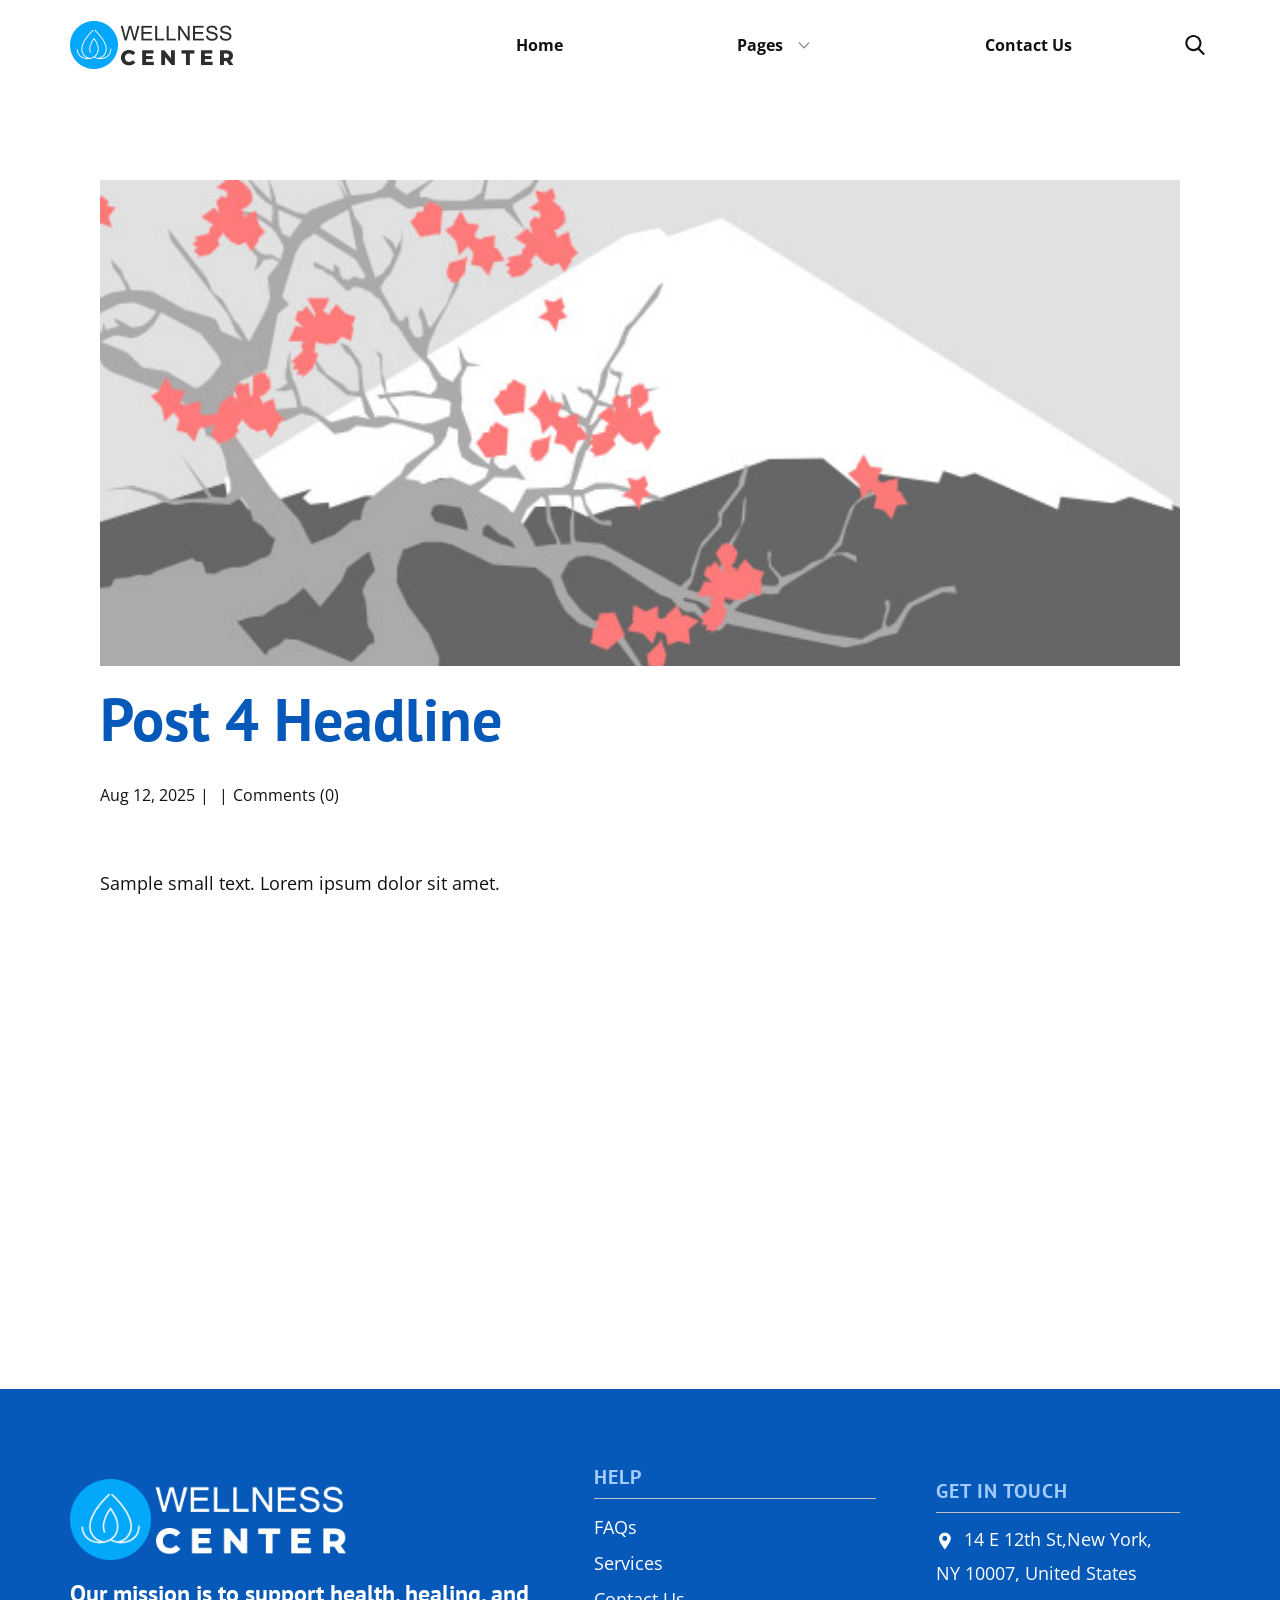
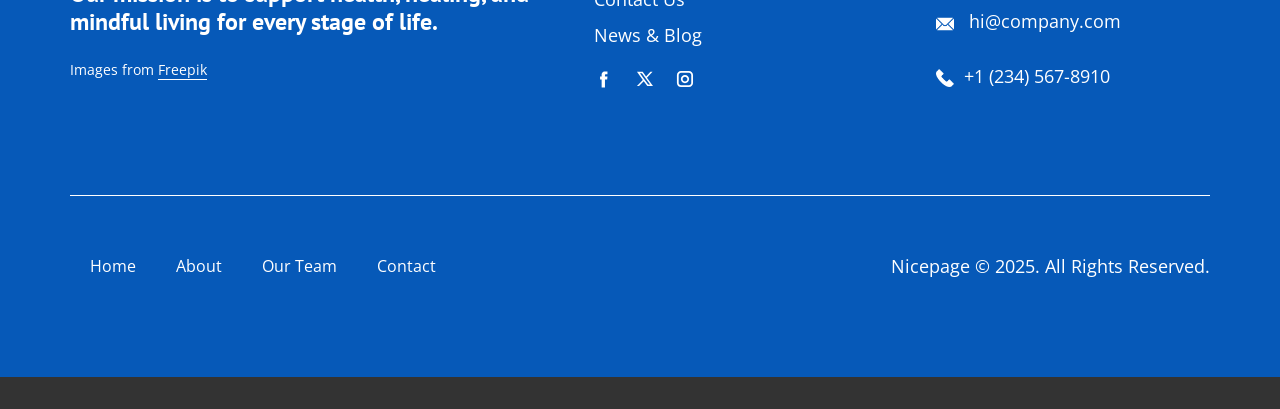
<file: blog/post-3.html>
<!DOCTYPE html>
<html style="font-size: 16px;" lang="en"><head>
    <meta name="viewport" content="width=device-width, initial-scale=1.0">
    <meta charset="utf-8">
    <meta name="keywords" content="Post 1 Headline">
    <meta name="description" content="">
    <title>Post 4 Headline</title>
    <link rel="stylesheet" href="../nicepage.css" media="screen">
<link rel="stylesheet" href="../Post-Template.css" media="screen">
    <script class="u-script" type="text/javascript" src="../jquery.js" defer=""></script>
    <script class="u-script" type="text/javascript" src="../nicepage.js" defer=""></script>
    <meta name="generator" content="Nicepage 8.4.0, nicepage.com">
    
    
    
    <link id="u-page-google-font" rel="stylesheet" href="https://fonts.googleapis.com/css2?display=swap&amp;family=PT+Sans:ital,wght@0,400;0,700;1,400;1,700&amp;family=Open+Sans:ital,wght@0,300;0,400;0,500;0,600;0,700;0,800;1,300;1,400;1,500;1,600;1,700;1,800">
    <script type="application/ld+json">{
		"@context": "http://schema.org",
		"@type": "Organization",
		"name": "",
		"logo": "images/logo-black.png",
		"sameAs": [
				"https://facebook.com/name",
				"https://twitter.com/name",
				"https://instagram.com/name"
		]
}</script>
    <meta name="theme-color" content="#0659b8">
    <meta name="twitter:site" content="@">
    <meta name="twitter:card" content="summary_large_image">
    <meta name="twitter:title" content="Post 4 Headline">
    <meta name="twitter:description" content="">
  <meta data-intl-tel-input-cdn-path="intlTelInput/"></head>
  <body data-path-to-root="./" data-include-products="false" class="u-body u-xl-mode" data-lang="en"><header class="u-clearfix u-header u-header" id="header"><div class="u-clearfix u-sheet u-valign-middle u-valign-middle-xxl u-sheet-1">
        <a href="#" class="u-image u-logo u-image-1" data-image-width="656" data-image-height="192">
          <img src="../images/logo-black.png" class="u-logo-image u-logo-image-1">
        </a>
        <nav class="u-dropdown-icon u-menu u-menu-dropdown u-offcanvas u-menu-1" role="navigation" aria-label="Menu navigation">
          <div class="menu-collapse" style="font-size: 1rem; letter-spacing: 0px; font-weight: 700;">
            <a class="u-button-style u-custom-left-right-menu-spacing u-custom-padding-bottom u-custom-text-hover-color u-custom-top-bottom-menu-spacing u-hamburger-link u-nav-link u-text-active-palette-1-base u-text-hover-palette-2-base" href="#" tabindex="-1" aria-label="Open menu" aria-controls="261f">
              <svg class="u-svg-link" viewBox="0 0 24 24"><use xlink:href="#menu-hamburger"></use></svg>
              <svg class="u-svg-content" version="1.1" id="menu-hamburger" viewBox="0 0 16 16" x="0px" y="0px" xmlns:xlink="http://www.w3.org/1999/xlink" xmlns="http://www.w3.org/2000/svg"><g><rect y="1" width="16" height="2"></rect><rect y="7" width="16" height="2"></rect><rect y="13" width="16" height="2"></rect>
</g></svg>
            </a>
          </div>
          <div class="u-custom-menu u-nav-container">
            <ul class="u-nav u-unstyled u-nav-1" role="menubar"><li role="none" class="u-nav-item"><a role="menuitem" class="u-button-style u-nav-link u-text-active-palette-1-base u-text-hover-palette-1-base u-nav-link-2" href="../">Home</a>
</li><li role="none" class="u-nav-item"><a tabindex="-1" role="menuitem" class="u-button-style u-nav-link u-text-active-palette-1-base u-text-hover-palette-1-base u-nav-link-2" aria-haspopup="true" aria-current="page">Pages</a><div class="u-nav-popup"><ul role="menu" class="u-h-spacing-20 u-nav u-unstyled u-v-spacing-10" aria-label="Pages menu"><li role="none" class="u-nav-item"><a role="menuitem" class="u-active-palette-1-base u-button-style u-grey-5 u-hover-palette-1-base u-nav-link" href="../About.html">About Us</a>
</li><li role="none" class="u-nav-item"><a tabindex="-1" role="menuitem" class="u-active-palette-1-base u-button-style u-grey-5 u-hover-palette-1-base u-nav-link" href="#">Our Team</a>
</li><li role="none" class="u-nav-item"><a role="menuitem" class="u-active-palette-1-base u-button-style u-grey-5 u-hover-palette-1-base u-nav-link" href="../FAQ-Page.html">FAQ</a>
</li></ul>
</div>
</li><li role="none" class="u-nav-item"><a tabindex="-1" role="menuitem" class="u-button-style u-nav-link u-text-active-palette-1-base u-text-hover-palette-1-base u-nav-link-2" href="#">Contact Us</a>
</li></ul>
          </div>
          <div class="u-custom-menu u-nav-container-collapse" id="261f" role="region" aria-label="Menu panel">
            <div class="u-black u-container-style u-inner-container-layout u-opacity u-opacity-95 u-sidenav">
              <div class="u-inner-container-layout u-sidenav-overflow">
                <div class="u-menu-close" tabindex="-1" aria-label="Close menu"></div>
                <ul class="u-align-center u-nav u-popupmenu-items u-unstyled u-nav-3" role="menubar"><li role="none" class="u-nav-item"><a role="menuitem" class="u-button-style u-nav-link" href="../">Home</a>
</li><li role="none" class="u-nav-item"><a tabindex="-1" role="menuitem" class="u-button-style u-nav-link" aria-haspopup="true" aria-current="page">Pages</a><div class="u-nav-popup"><ul role="menu" class="u-h-spacing-20 u-nav u-unstyled u-v-spacing-10" aria-label="Pages menu"><li role="none" class="u-nav-item"><a role="menuitem" class="u-button-style u-nav-link" href="../About.html">About Us</a>
</li><li role="none" class="u-nav-item"><a tabindex="-1" role="menuitem" class="u-button-style u-nav-link" href="#">Our Team</a>
</li><li role="none" class="u-nav-item"><a role="menuitem" class="u-button-style u-nav-link" href="../FAQ-Page.html">FAQ</a>
</li></ul>
</div>
</li><li role="none" class="u-nav-item"><a tabindex="-1" role="menuitem" class="u-button-style u-nav-link" href="#">Contact Us</a>
</li></ul>
              </div>
            </div>
            <div class="u-black u-menu-overlay u-opacity u-opacity-70"></div>
          </div>
        </nav>
        <form action="#" class="u-search u-search-layout-icon u-search-left u-search-1" data-search-token="no-license" data-href="../search/search.html" data-page-id="474324083">
          <div class="u-search-overlay"></div>
          <button class="u-search-button" type="submit"><span class="u-search-icon u-search-icon-1">
              <svg class="u-svg-link" preserveAspectRatio="xMidYMin slice" viewBox="0 0 56.966 56.966"><use xlink:href="#svg-8e85"></use></svg>
              <svg xmlns="http://www.w3.org/2000/svg" xmlns:xlink="http://www.w3.org/1999/xlink" version="1.1" id="svg-8e85" x="0px" y="0px" viewBox="0 0 56.966 56.966" style="enable-background:new 0 0 56.966 56.966;" xml:space="preserve" class="u-svg-content"><path d="M55.146,51.887L41.588,37.786c3.486-4.144,5.396-9.358,5.396-14.786c0-12.682-10.318-23-23-23s-23,10.318-23,23  s10.318,23,23,23c4.761,0,9.298-1.436,13.177-4.162l13.661,14.208c0.571,0.593,1.339,0.92,2.162,0.92  c0.779,0,1.518-0.297,2.079-0.837C56.255,54.982,56.293,53.08,55.146,51.887z M23.984,6c9.374,0,17,7.626,17,17s-7.626,17-17,17  s-17-7.626-17-17S14.61,6,23.984,6z"></path></svg></span>
          </button>
          <input class="u-search-input" type="search" name="search" value="" placeholder="Search">
        </form>
      </div></header>
    <section class="u-align-center u-clearfix u-section-1" id="block-2">
      <div class="u-clearfix u-sheet u-valign-middle-md u-valign-middle-sm u-valign-middle-xs u-sheet-1"><!--post_details--><!--post_details_options_json--><!--{"source":""}--><!--/post_details_options_json--><!--blog_post-->
        <div class="u-container-style u-expanded-width u-post-details u-post-details-1">
          <div class="u-container-layout u-valign-middle u-container-layout-1"><!--blog_post_image-->
            <img alt="" class="u-blog-control u-expanded-width u-image u-image-default u-image-1" src="../images/0fd3416c.jpeg"><!--/blog_post_image--><!--blog_post_header-->
            <h2 class="u-blog-control u-text u-text-1">Post 4 Headline</h2><!--/blog_post_header--><!--blog_post_metadata-->
            <div class="u-blog-control u-metadata u-metadata-1"><!--blog_post_metadata_date--><span class="u-meta-date u-meta-icon">Aug 12, 2025</span><!--/blog_post_metadata_date--><!--blog_post_metadata_category--><span class="u-meta-category u-meta-icon"></span><!--/blog_post_metadata_category--><!--blog_post_metadata_comments--><span class="u-meta-comments u-meta-icon"><!--blog_post_metadata_comments_content-->Comments (0)<!--/blog_post_metadata_comments_content--></span><!--/blog_post_metadata_comments-->
            </div><!--/blog_post_metadata--><!--blog_post_content-->
            <div class="u-align-justify u-blog-control u-post-content u-text u-text-2 fr-view">
  <p>
    <meta name="viewport" content="width=device-width, initial-scale=1.0">
    <meta charset="utf-8">
    <meta name="keywords" content=""><meta name="description" content="">
    <title></title>
    <link rel="stylesheet" href="/nicepage.css" media="screen" class="u-static-style"><link rel="stylesheet" href="/nicepage.css" media="screen">
    <script class="u-script" type="text/javascript" src="//capp.nicepage.com/assets/jquery-1.9.1.min.js" defer=""></script>
    <script class="u-script" type="text/javascript" src="//capp.nicepage.com/e1ec80a0bae8923e64d6c550789dfe4bf6121475/nicepage.js" defer=""></script>
</p><section class="u-clearfix u-valign-top u-block-c192-1" custom-posts-hash="T" data-section-properties="{&quot;margin&quot;:&quot;none&quot;,&quot;stretch&quot;:true}" data-id="c192" data-posts-content="[{'images':[],'maps':[],'videos':[],'icons':[],'textWidth':'','textHeight':'','id':1,'headingProp':'h3','textProp':'text'}]" style="min-height: 500px">
  <div class="u-clearfix u-rich-text u-text u-block-c192-4" data-state="{&quot;margin-top&quot;:{&quot;shouldApplyDefaultMargins&quot;:{&quot;XL&quot;:false,&quot;LG&quot;:false,&quot;MD&quot;:false,&quot;SM&quot;:true,&quot;XS&quot;:true},&quot;parentVerticalAlign&quot;:{&quot;XL&quot;:&quot;top&quot;,&quot;LG&quot;:&quot;top&quot;,&quot;MD&quot;:&quot;top&quot;,&quot;SM&quot;:&quot;top&quot;,&quot;XS&quot;:&quot;top&quot;}},&quot;margin-bottom&quot;:{&quot;shouldApplyDefaultMargins&quot;:{&quot;XL&quot;:false,&quot;LG&quot;:false,&quot;MD&quot;:false,&quot;SM&quot;:true,&quot;XS&quot;:true},&quot;parentVerticalAlign&quot;:{&quot;XL&quot;:&quot;top&quot;,&quot;LG&quot;:&quot;top&quot;,&quot;MD&quot;:&quot;top&quot;,&quot;SM&quot;:&quot;top&quot;,&quot;XS&quot;:&quot;top&quot;}}}" style="">
  <p>Sample small text. Lorem ipsum dolor sit amet.</p>
  </div>
  <style data-mode="XL">@media (min-width: 1200px) {
  .u-block-c192-1 {
    min-height: 500px;
  }
}</style>
  <style data-mode="LG">@media (max-width: 1199px) and (min-width: 992px) {
  .u-block-c192-1 {
    min-height: 500px;
  }
}</style>
  <style data-mode="MD">@media (max-width: 991px) and (min-width: 768px) {
  .u-block-c192-1 {
    min-height: 500px;
  }
}</style>
  <style data-mode="SM">@media (max-width: 767px) and (min-width: 576px) {
  .u-block-c192-1 {
    min-height: 500px;
  }
}</style>
  <style data-mode="XS">@media (max-width: 575px) {
  .u-block-c192-1 {
    min-height: 500px;
  }
}</style>
</section>
<p></p>
  </div><!--/blog_post_content-->
          </div>
        </div><!--/blog_post--><!--/post_details-->
      </div>
    </section>
    
    
    
    <footer class="u-align-center-sm u-align-center-xs u-clearfix u-container-align-center u-footer u-palette-1-base" id="footer"><div class="u-clearfix u-sheet u-valign-middle u-sheet-1">
        <div class="data-layout-selected u-clearfix u-expanded-width u-layout-wrap u-layout-wrap-1">
          <div class="u-gutter-0 u-layout">
            <div class="u-layout-row">
              <div class="u-container-align-left u-container-style u-layout-cell u-shape-rectangle u-size-26-lg u-size-26-xl u-size-26-xxl u-size-40-md u-size-40-sm u-size-40-xs u-layout-cell-1">
                <div class="u-container-layout u-valign-top u-container-layout-1">
                  <a href="" class="u-image u-logo u-image-1" data-image-width="656" data-image-height="192">
                    <img src="../images/logo-white-1.png" class="u-logo-image u-logo-image-1">
                  </a>
                  <h4 class="u-align-left u-text u-text-default u-text-1"> Our mission is to support health, healing, and mindful living for every stage of life.</h4>
                  <p class="u-align-left u-text u-text-2">Images from <a href="https://www.freepik.com/" class="u-active-none u-border-1 u-border-active-palette-1-base u-border-hover-palette-1-base u-border-no-left u-border-no-right u-border-no-top u-border-white u-btn u-button-link u-button-style u-hover-none u-none u-text-body-alt-color u-btn-1" target="_blank" data-animation-name="" data-animation-duration="0" data-animation-delay="0" data-animation-direction="">Freepik</a>
                  </p>
                </div>
              </div>
              <div class="u-container-style u-layout-cell u-shape-rectangle u-size-18-lg u-size-18-xl u-size-18-xxl u-size-20-md u-size-20-sm u-size-20-xs u-layout-cell-2">
                <div class="u-container-layout u-valign-top u-container-layout-2">
                  <h5 class="u-align-left u-text u-text-3"> Help</h5>
                  <div class="u-align-left u-border-1 u-border-grey-25 u-border-no-bottom u-border-no-left u-expanded-width u-line u-line-horizontal u-line-1"></div>
                  <p class="u-align-left u-text u-text-4">
                    <a href="#" class="u-active-none u-border-1 u-border-active-white u-border-hover-white u-border-no-left u-border-no-right u-border-no-top u-btn u-button-link u-button-style u-hover-none u-none u-text-active-grey-10 u-text-body-alt-color u-text-hover-grey-10 u-btn-2" title="#" data-animation-name="" data-animation-duration="0" data-animation-delay="0" data-animation-direction=""> FAQs</a>
                    <a href="#" class="u-active-none u-border-1 u-border-active-white u-border-hover-white u-border-no-left u-border-no-right u-border-no-top u-btn u-button-link u-button-style u-hover-none u-none u-text-active-grey-10 u-text-body-alt-color u-text-hover-grey-10 u-btn-3" title="#" data-animation-name="" data-animation-duration="0" data-animation-delay="0" data-animation-direction="">
                      <br>Services
                    </a>
                    <br>
                    <a href="#" class="u-active-none u-border-1 u-border-active-white u-border-hover-white u-border-no-left u-border-no-right u-border-no-top u-btn u-button-link u-button-style u-hover-none u-none u-text-active-grey-10 u-text-body-alt-color u-text-hover-grey-10 u-btn-4" title="#" data-animation-name="" data-animation-duration="0" data-animation-delay="0" data-animation-direction=""> Contact Us<br>
                    </a>
                    <a href="#" class="u-active-none u-border-1 u-border-active-white u-border-hover-white u-border-no-left u-border-no-right u-border-no-top u-btn u-button-link u-button-style u-hover-none u-none u-text-active-grey-10 u-text-body-alt-color u-text-hover-grey-10 u-btn-5" data-animation-name="" data-animation-duration="0" data-animation-delay="0" data-animation-direction=""> News &amp; Blog</a>
                    <br>
                  </p>
                  <div class="u-social-icons u-social-icons-1">
                    <a class="u-social-url" title="facebook" target="_blank" href="https://facebook.com/name"><span class="u-icon u-social-facebook u-social-icon u-text-white u-icon-1"><svg class="u-svg-link" preserveAspectRatio="xMidYMin slice" viewBox="0 0 112 112" style=""><use xlink:href="#svg-58df"></use></svg><svg class="u-svg-content" viewBox="0 0 112 112" x="0" y="0" id="svg-58df"><path fill="currentColor" d="M75.5,28.8H65.4c-1.5,0-4,0.9-4,4.3v9.4h13.9l-1.5,15.8H61.4v45.1H42.8V58.3h-8.8V42.4h8.8V32.2
c0-7.4,3.4-18.8,18.8-18.8h13.8v15.4H75.5z"></path></svg></span>
                    </a>
                    <a class="u-social-url" title="twitter" target="_blank" href="https://twitter.com/name"><span class="u-icon u-social-icon u-social-twitter u-text-white u-icon-2"><svg class="u-svg-link" preserveAspectRatio="xMidYMin slice" viewBox="0 0 112.2 112.2" style=""><use xlink:href="#svg-e10a"></use></svg><svg class="u-svg-content" viewBox="0 0 112.2 112.2" x="0px" y="0px" id="svg-e10a"><path d="M67.1,49.1L98.6,16h-12L62,42L43.2,16H11l32.8,45.2L11,96h11.6l26.3-27.7L69.1,96H101L67.1,49.1z M55,61.9l-5.1-7L27.5,24.4
	h11.4l17.3,23.8l5.1,7.1l23.4,32.2H73.8L55,61.9z"></path></svg></span>
                    </a>
                    <a class="u-social-url" title="instagram" target="_blank" href="https://instagram.com/name"><span class="u-icon u-social-icon u-social-instagram u-text-white u-icon-3"><svg class="u-svg-link" preserveAspectRatio="xMidYMin slice" viewBox="0 0 112 112" style=""><use xlink:href="#svg-3bdf"></use></svg><svg class="u-svg-content" viewBox="0 0 112 112" x="0" y="0" id="svg-3bdf"><path fill="currentColor" d="M55.9,32.9c-12.8,0-23.2,10.4-23.2,23.2s10.4,23.2,23.2,23.2s23.2-10.4,23.2-23.2S68.7,32.9,55.9,32.9z
	 M55.9,69.4c-7.4,0-13.3-6-13.3-13.3c-0.1-7.4,6-13.3,13.3-13.3s13.3,6,13.3,13.3C69.3,63.5,63.3,69.4,55.9,69.4z"></path><path fill="currentColor" d="M78.2,11H33.5C21,11,10.8,21.3,10.8,33.7v44.7c0,12.6,10.2,22.8,22.7,22.8h44.7c12.6,0,22.7-10.2,22.7-22.7
	V33.7C100.8,21.1,90.6,11,78.2,11z M91,78.4c0,7.1-5.8,12.8-12.8,12.8H33.5c-7.1,0-12.8-5.8-12.8-12.8V33.7
	c0-7.1,5.8-12.8,12.8-12.8h44.7c7.1,0,12.8,5.8,12.8,12.8V78.4z"></path></svg></span>
                    </a>
                  </div>
                </div>
              </div>
              <div class="u-container-style u-layout-cell u-shape-rectangle u-size-16-lg u-size-16-xl u-size-16-xxl u-size-60-md u-size-60-sm u-size-60-xs u-layout-cell-3">
                <div class="u-container-layout u-valign-top u-container-layout-3">
                  <h5 class="u-align-left u-text u-text-5"> Get In Touch</h5>
                  <div class="u-align-left u-border-1 u-border-grey-25 u-border-no-bottom u-border-no-left u-expanded-width u-line u-line-horizontal u-line-2" data-animation-name="" data-animation-duration="0" data-animation-delay="0" data-animation-direction=""></div>
                  <p class="u-align-left u-text u-text-6"><span class="u-file-icon u-icon u-text-white u-icon-4"><img src="../images/1-b26c8bb7.png" alt=""></span>&nbsp;​​​​14 E 12th St,New York, NY 10007, United States
                  </p>
                  <p class="u-align-left u-text u-text-default u-text-7"><span class="u-file-icon u-icon u-text-white u-icon-5"><img src="../images/2-a85e65c4.png" alt=""></span>&nbsp; <a href="mailto:hi@car.repair.com" class="u-active-none u-border-1 u-border-active-white u-border-hover-white u-border-no-left u-border-no-right u-border-no-top u-btn u-button-link u-button-style u-hover-none u-none u-text-active-grey-10 u-text-body-alt-color u-text-hover-grey-10 u-btn-6" data-animation-name="" data-animation-duration="0" data-animation-delay="0" data-animation-direction="">hi@company.com</a>
                  </p>
                  <p class="u-align-left u-text u-text-8">
                    <a href="tel:+12345678910" class="u-active-none u-border-1 u-border-active-white u-border-hover-white u-border-no-left u-border-no-right u-border-no-top u-btn u-button-link u-button-style u-hover-none u-none u-text-active-grey-10 u-text-body-alt-color u-text-hover-grey-10 u-btn-7" data-animation-name="" data-animation-duration="0" data-animation-delay="0" data-animation-direction=""><span class="u-file-icon u-icon u-text-white u-icon-6"><img src="../images/3-c91f3b92.png" alt=""></span>&nbsp;​+1 (234) 567-8910
                    </a>
                  </p>
                </div>
              </div>
            </div>
          </div>
        </div>
        <div class="u-align-center u-border-1 u-border-white u-expanded-width u-line u-line-horizontal u-line-3"></div>
        <div class="data-layout-selected u-clearfix u-expanded-width u-layout-custom-xs u-layout-wrap u-layout-wrap-2">
          <div class="u-layout">
            <div class="u-layout-row">
              <div class="u-container-style u-layout-cell u-size-14-xs u-size-30-lg u-size-30-xl u-size-30-xxl u-size-60-md u-size-60-sm u-layout-cell-4">
                <div class="u-container-layout u-valign-middle u-container-layout-4">
                  <nav class="u-menu u-menu-dropdown u-offcanvas u-menu-1" data-responsive-from="XS" role="navigation">
                    <div class="menu-collapse">
                      <a class="u-button-style u-hamburger-link u-nav-link" aria-label="Open menu" aria-controls="e226" href="#">
                        <svg class="u-svg-link" viewBox="0 0 24 24"><use xlink:href="#svg-23e0"></use></svg>
                        <svg class="u-svg-content" version="1.1" id="svg-23e0" viewBox="0 0 16 16" x="0px" y="0px" xmlns:xlink="http://www.w3.org/1999/xlink" xmlns="http://www.w3.org/2000/svg"><g><rect y="1" width="16" height="2"></rect><rect y="7" width="16" height="2"></rect><rect y="13" width="16" height="2"></rect>
</g></svg>
                      </a>
                    </div>
                    <div class="u-custom-menu u-nav-container">
                      <ul class="u-nav u-unstyled" role="menubar"><li class="u-nav-item" role="none"><a class="u-button-style u-nav-link" href="#" tabindex="-1" role="menuitem" aria-haspopup="true" aria-expanded="false">Home</a>
</li><li class="u-nav-item" role="none"><a class="u-button-style u-nav-link" href="#" tabindex="-1" role="menuitem">About</a>
</li><li class="u-nav-item" role="none"><a class="u-button-style u-nav-link" href="#" tabindex="-1" role="menuitem">Our Team</a>
</li><li class="u-nav-item" role="none"><a class="u-button-style u-nav-link" href="#" tabindex="-1" role="menuitem">Contact</a>
</li></ul>
                    </div>
                    <div id="e226" role="region" aria-label="Menu panel" class="u-custom-menu u-nav-container-collapse">
                      <div class="u-black u-container-style u-inner-container-layout u-opacity u-opacity-95 u-sidenav">
                        <div class="u-inner-container-layout u-sidenav-overflow">
                          <div class="u-menu-close" aria-label="Close menu"></div>
                          <ul class="u-align-center u-nav u-popupmenu-items u-unstyled u-nav-2"><li class="u-nav-item"><a class="u-button-style u-nav-link" href="#">Home</a>
</li><li class="u-nav-item"><a class="u-button-style u-nav-link" href="#">About</a>
</li><li class="u-nav-item"><a class="u-button-style u-nav-link" href="#">Our Team</a>
</li><li class="u-nav-item"><a class="u-button-style u-nav-link" href="#">Contact</a>
</li></ul>
                        </div>
                      </div>
                      <div class="u-black u-menu-overlay u-opacity u-opacity-70"></div>
                    </div>
                    <style class="menu-style">@media (max-width: 539px) {
                    [data-responsive-from="XS"] .u-nav-container {
                        display: none;
                    }
                    [data-responsive-from="XS"] .menu-collapse {
                        display: block;
                    }
                }</style>
                  </nav>
                </div>
              </div>
              <div class="u-container-align-left-md u-container-align-left-sm u-container-align-left-xs u-container-align-right-lg u-container-align-right-xl u-container-align-right-xxl u-container-style u-layout-cell u-size-30-lg u-size-30-xl u-size-30-xxl u-size-46-xs u-size-60-md u-size-60-sm u-layout-cell-5">
                <div class="u-container-layout u-valign-middle u-container-layout-5">
                  <p class="u-align-left-md u-align-left-sm u-align-left-xs u-align-right-lg u-align-right-xl u-align-right-xxl u-text u-text-default u-text-9">Nicepage © 2025. All Rights Reserved.</p>
                </div>
              </div>
            </div>
          </div>
        </div>
      </div></footer>
    <section class="u-backlink u-clearfix u-grey-80"></section>
  
</body></html>
</file>
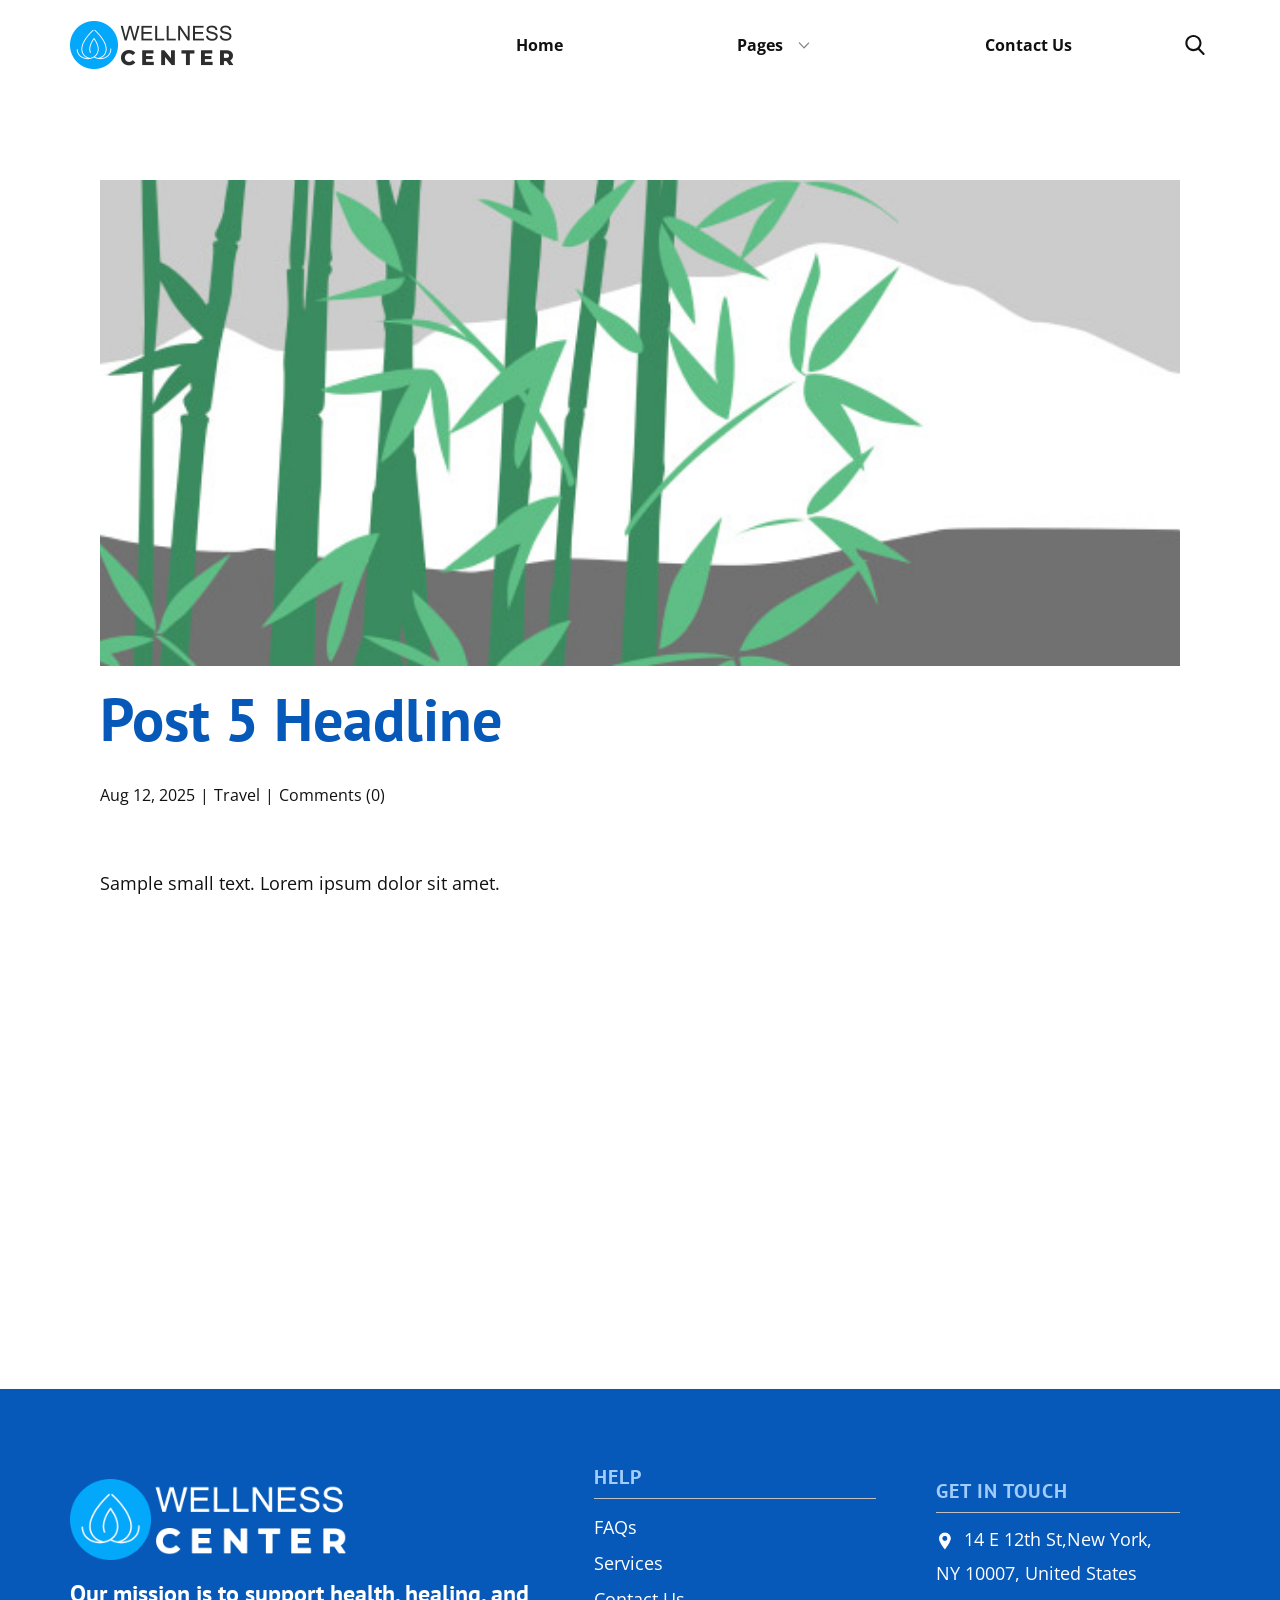
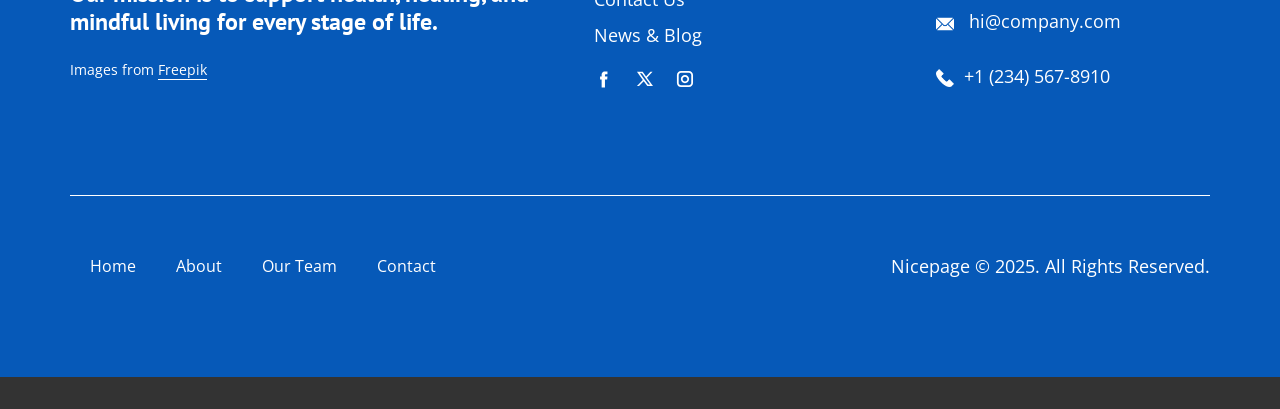
<file: blog/post-4.html>
<!DOCTYPE html>
<html style="font-size: 16px;" lang="en"><head>
    <meta name="viewport" content="width=device-width, initial-scale=1.0">
    <meta charset="utf-8">
    <meta name="keywords" content="Post 1 Headline">
    <meta name="description" content="">
    <title>Post 5 Headline</title>
    <link rel="stylesheet" href="../nicepage.css" media="screen">
<link rel="stylesheet" href="../Post-Template.css" media="screen">
    <script class="u-script" type="text/javascript" src="../jquery.js" defer=""></script>
    <script class="u-script" type="text/javascript" src="../nicepage.js" defer=""></script>
    <meta name="generator" content="Nicepage 8.4.0, nicepage.com">
    
    
    
    <link id="u-page-google-font" rel="stylesheet" href="https://fonts.googleapis.com/css2?display=swap&amp;family=PT+Sans:ital,wght@0,400;0,700;1,400;1,700&amp;family=Open+Sans:ital,wght@0,300;0,400;0,500;0,600;0,700;0,800;1,300;1,400;1,500;1,600;1,700;1,800">
    <script type="application/ld+json">{
		"@context": "http://schema.org",
		"@type": "Organization",
		"name": "",
		"logo": "images/logo-black.png",
		"sameAs": [
				"https://facebook.com/name",
				"https://twitter.com/name",
				"https://instagram.com/name"
		]
}</script>
    <meta name="theme-color" content="#0659b8">
    <meta name="twitter:site" content="@">
    <meta name="twitter:card" content="summary_large_image">
    <meta name="twitter:title" content="Post 5 Headline">
    <meta name="twitter:description" content="">
  <meta data-intl-tel-input-cdn-path="intlTelInput/"></head>
  <body data-path-to-root="./" data-include-products="false" class="u-body u-xl-mode" data-lang="en"><header class="u-clearfix u-header u-header" id="header"><div class="u-clearfix u-sheet u-valign-middle u-valign-middle-xxl u-sheet-1">
        <a href="#" class="u-image u-logo u-image-1" data-image-width="656" data-image-height="192">
          <img src="../images/logo-black.png" class="u-logo-image u-logo-image-1">
        </a>
        <nav class="u-dropdown-icon u-menu u-menu-dropdown u-offcanvas u-menu-1" role="navigation" aria-label="Menu navigation">
          <div class="menu-collapse" style="font-size: 1rem; letter-spacing: 0px; font-weight: 700;">
            <a class="u-button-style u-custom-left-right-menu-spacing u-custom-padding-bottom u-custom-text-hover-color u-custom-top-bottom-menu-spacing u-hamburger-link u-nav-link u-text-active-palette-1-base u-text-hover-palette-2-base" href="#" tabindex="-1" aria-label="Open menu" aria-controls="261f">
              <svg class="u-svg-link" viewBox="0 0 24 24"><use xlink:href="#menu-hamburger"></use></svg>
              <svg class="u-svg-content" version="1.1" id="menu-hamburger" viewBox="0 0 16 16" x="0px" y="0px" xmlns:xlink="http://www.w3.org/1999/xlink" xmlns="http://www.w3.org/2000/svg"><g><rect y="1" width="16" height="2"></rect><rect y="7" width="16" height="2"></rect><rect y="13" width="16" height="2"></rect>
</g></svg>
            </a>
          </div>
          <div class="u-custom-menu u-nav-container">
            <ul class="u-nav u-unstyled u-nav-1" role="menubar"><li role="none" class="u-nav-item"><a role="menuitem" class="u-button-style u-nav-link u-text-active-palette-1-base u-text-hover-palette-1-base u-nav-link-2" href="../">Home</a>
</li><li role="none" class="u-nav-item"><a tabindex="-1" role="menuitem" class="u-button-style u-nav-link u-text-active-palette-1-base u-text-hover-palette-1-base u-nav-link-2" aria-haspopup="true" aria-current="page">Pages</a><div class="u-nav-popup"><ul role="menu" class="u-h-spacing-20 u-nav u-unstyled u-v-spacing-10" aria-label="Pages menu"><li role="none" class="u-nav-item"><a role="menuitem" class="u-active-palette-1-base u-button-style u-grey-5 u-hover-palette-1-base u-nav-link" href="../About.html">About Us</a>
</li><li role="none" class="u-nav-item"><a tabindex="-1" role="menuitem" class="u-active-palette-1-base u-button-style u-grey-5 u-hover-palette-1-base u-nav-link" href="#">Our Team</a>
</li><li role="none" class="u-nav-item"><a role="menuitem" class="u-active-palette-1-base u-button-style u-grey-5 u-hover-palette-1-base u-nav-link" href="../FAQ-Page.html">FAQ</a>
</li></ul>
</div>
</li><li role="none" class="u-nav-item"><a tabindex="-1" role="menuitem" class="u-button-style u-nav-link u-text-active-palette-1-base u-text-hover-palette-1-base u-nav-link-2" href="#">Contact Us</a>
</li></ul>
          </div>
          <div class="u-custom-menu u-nav-container-collapse" id="261f" role="region" aria-label="Menu panel">
            <div class="u-black u-container-style u-inner-container-layout u-opacity u-opacity-95 u-sidenav">
              <div class="u-inner-container-layout u-sidenav-overflow">
                <div class="u-menu-close" tabindex="-1" aria-label="Close menu"></div>
                <ul class="u-align-center u-nav u-popupmenu-items u-unstyled u-nav-3" role="menubar"><li role="none" class="u-nav-item"><a role="menuitem" class="u-button-style u-nav-link" href="../">Home</a>
</li><li role="none" class="u-nav-item"><a tabindex="-1" role="menuitem" class="u-button-style u-nav-link" aria-haspopup="true" aria-current="page">Pages</a><div class="u-nav-popup"><ul role="menu" class="u-h-spacing-20 u-nav u-unstyled u-v-spacing-10" aria-label="Pages menu"><li role="none" class="u-nav-item"><a role="menuitem" class="u-button-style u-nav-link" href="../About.html">About Us</a>
</li><li role="none" class="u-nav-item"><a tabindex="-1" role="menuitem" class="u-button-style u-nav-link" href="#">Our Team</a>
</li><li role="none" class="u-nav-item"><a role="menuitem" class="u-button-style u-nav-link" href="../FAQ-Page.html">FAQ</a>
</li></ul>
</div>
</li><li role="none" class="u-nav-item"><a tabindex="-1" role="menuitem" class="u-button-style u-nav-link" href="#">Contact Us</a>
</li></ul>
              </div>
            </div>
            <div class="u-black u-menu-overlay u-opacity u-opacity-70"></div>
          </div>
        </nav>
        <form action="#" class="u-search u-search-layout-icon u-search-left u-search-1" data-search-token="no-license" data-href="../search/search.html" data-page-id="474324083">
          <div class="u-search-overlay"></div>
          <button class="u-search-button" type="submit"><span class="u-search-icon u-search-icon-1">
              <svg class="u-svg-link" preserveAspectRatio="xMidYMin slice" viewBox="0 0 56.966 56.966"><use xlink:href="#svg-8e85"></use></svg>
              <svg xmlns="http://www.w3.org/2000/svg" xmlns:xlink="http://www.w3.org/1999/xlink" version="1.1" id="svg-8e85" x="0px" y="0px" viewBox="0 0 56.966 56.966" style="enable-background:new 0 0 56.966 56.966;" xml:space="preserve" class="u-svg-content"><path d="M55.146,51.887L41.588,37.786c3.486-4.144,5.396-9.358,5.396-14.786c0-12.682-10.318-23-23-23s-23,10.318-23,23  s10.318,23,23,23c4.761,0,9.298-1.436,13.177-4.162l13.661,14.208c0.571,0.593,1.339,0.92,2.162,0.92  c0.779,0,1.518-0.297,2.079-0.837C56.255,54.982,56.293,53.08,55.146,51.887z M23.984,6c9.374,0,17,7.626,17,17s-7.626,17-17,17  s-17-7.626-17-17S14.61,6,23.984,6z"></path></svg></span>
          </button>
          <input class="u-search-input" type="search" name="search" value="" placeholder="Search">
        </form>
      </div></header>
    <section class="u-align-center u-clearfix u-section-1" id="block-2">
      <div class="u-clearfix u-sheet u-valign-middle-md u-valign-middle-sm u-valign-middle-xs u-sheet-1"><!--post_details--><!--post_details_options_json--><!--{"source":""}--><!--/post_details_options_json--><!--blog_post-->
        <div class="u-container-style u-expanded-width u-post-details u-post-details-1">
          <div class="u-container-layout u-valign-middle u-container-layout-1"><!--blog_post_image-->
            <img alt="" class="u-blog-control u-expanded-width u-image u-image-default u-image-1" src="../images/68f64b9d.jpeg"><!--/blog_post_image--><!--blog_post_header-->
            <h2 class="u-blog-control u-text u-text-1">Post 5 Headline</h2><!--/blog_post_header--><!--blog_post_metadata-->
            <div class="u-blog-control u-metadata u-metadata-1"><!--blog_post_metadata_date--><span class="u-meta-date u-meta-icon">Aug 12, 2025</span><!--/blog_post_metadata_date--><!--blog_post_metadata_category--><span class="u-meta-category u-meta-icon"><a href="/blog/blog.html#/blog-1///2">Travel</a></span><!--/blog_post_metadata_category--><!--blog_post_metadata_comments--><span class="u-meta-comments u-meta-icon"><!--blog_post_metadata_comments_content-->Comments (0)<!--/blog_post_metadata_comments_content--></span><!--/blog_post_metadata_comments-->
            </div><!--/blog_post_metadata--><!--blog_post_content-->
            <div class="u-align-justify u-blog-control u-post-content u-text u-text-2 fr-view">
  <p>
    <meta name="viewport" content="width=device-width, initial-scale=1.0">
    <meta charset="utf-8">
    <meta name="keywords" content=""><meta name="description" content="">
    <title></title>
    <link rel="stylesheet" href="/nicepage.css" media="screen" class="u-static-style"><link rel="stylesheet" href="/nicepage.css" media="screen">
    <script class="u-script" type="text/javascript" src="//capp.nicepage.com/assets/jquery-1.9.1.min.js" defer=""></script>
    <script class="u-script" type="text/javascript" src="//capp.nicepage.com/e1ec80a0bae8923e64d6c550789dfe4bf6121475/nicepage.js" defer=""></script>
</p><section class="u-clearfix u-valign-top u-block-d793-1" custom-posts-hash="T" data-section-properties="{&quot;margin&quot;:&quot;none&quot;,&quot;stretch&quot;:true}" data-id="d793" data-posts-content="[{'images':[],'maps':[],'videos':[],'icons':[],'textWidth':'','textHeight':'','id':1,'headingProp':'h3','textProp':'text'}]" style="min-height: 500px">
  <div class="u-clearfix u-rich-text u-text u-block-d793-4" data-state="{&quot;margin-top&quot;:{&quot;shouldApplyDefaultMargins&quot;:{&quot;XL&quot;:false,&quot;LG&quot;:false,&quot;MD&quot;:false,&quot;SM&quot;:true,&quot;XS&quot;:true},&quot;parentVerticalAlign&quot;:{&quot;XL&quot;:&quot;top&quot;,&quot;LG&quot;:&quot;top&quot;,&quot;MD&quot;:&quot;top&quot;,&quot;SM&quot;:&quot;top&quot;,&quot;XS&quot;:&quot;top&quot;}},&quot;margin-bottom&quot;:{&quot;shouldApplyDefaultMargins&quot;:{&quot;XL&quot;:false,&quot;LG&quot;:false,&quot;MD&quot;:false,&quot;SM&quot;:true,&quot;XS&quot;:true},&quot;parentVerticalAlign&quot;:{&quot;XL&quot;:&quot;top&quot;,&quot;LG&quot;:&quot;top&quot;,&quot;MD&quot;:&quot;top&quot;,&quot;SM&quot;:&quot;top&quot;,&quot;XS&quot;:&quot;top&quot;}}}" style="">
  <p>Sample small text. Lorem ipsum dolor sit amet.</p>
  </div>
  <style data-mode="XL">@media (min-width: 1200px) {
  .u-block-d793-1 {
    min-height: 500px;
  }
}</style>
  <style data-mode="LG">@media (max-width: 1199px) and (min-width: 992px) {
  .u-block-d793-1 {
    min-height: 500px;
  }
}</style>
  <style data-mode="MD">@media (max-width: 991px) and (min-width: 768px) {
  .u-block-d793-1 {
    min-height: 500px;
  }
}</style>
  <style data-mode="SM">@media (max-width: 767px) and (min-width: 576px) {
  .u-block-d793-1 {
    min-height: 500px;
  }
}</style>
  <style data-mode="XS">@media (max-width: 575px) {
  .u-block-d793-1 {
    min-height: 500px;
  }
}</style>
</section>
<p></p>
  </div><!--/blog_post_content-->
          </div>
        </div><!--/blog_post--><!--/post_details-->
      </div>
    </section>
    
    
    
    <footer class="u-align-center-sm u-align-center-xs u-clearfix u-container-align-center u-footer u-palette-1-base" id="footer"><div class="u-clearfix u-sheet u-valign-middle u-sheet-1">
        <div class="data-layout-selected u-clearfix u-expanded-width u-layout-wrap u-layout-wrap-1">
          <div class="u-gutter-0 u-layout">
            <div class="u-layout-row">
              <div class="u-container-align-left u-container-style u-layout-cell u-shape-rectangle u-size-26-lg u-size-26-xl u-size-26-xxl u-size-40-md u-size-40-sm u-size-40-xs u-layout-cell-1">
                <div class="u-container-layout u-valign-top u-container-layout-1">
                  <a href="" class="u-image u-logo u-image-1" data-image-width="656" data-image-height="192">
                    <img src="../images/logo-white-1.png" class="u-logo-image u-logo-image-1">
                  </a>
                  <h4 class="u-align-left u-text u-text-default u-text-1"> Our mission is to support health, healing, and mindful living for every stage of life.</h4>
                  <p class="u-align-left u-text u-text-2">Images from <a href="https://www.freepik.com/" class="u-active-none u-border-1 u-border-active-palette-1-base u-border-hover-palette-1-base u-border-no-left u-border-no-right u-border-no-top u-border-white u-btn u-button-link u-button-style u-hover-none u-none u-text-body-alt-color u-btn-1" target="_blank" data-animation-name="" data-animation-duration="0" data-animation-delay="0" data-animation-direction="">Freepik</a>
                  </p>
                </div>
              </div>
              <div class="u-container-style u-layout-cell u-shape-rectangle u-size-18-lg u-size-18-xl u-size-18-xxl u-size-20-md u-size-20-sm u-size-20-xs u-layout-cell-2">
                <div class="u-container-layout u-valign-top u-container-layout-2">
                  <h5 class="u-align-left u-text u-text-3"> Help</h5>
                  <div class="u-align-left u-border-1 u-border-grey-25 u-border-no-bottom u-border-no-left u-expanded-width u-line u-line-horizontal u-line-1"></div>
                  <p class="u-align-left u-text u-text-4">
                    <a href="#" class="u-active-none u-border-1 u-border-active-white u-border-hover-white u-border-no-left u-border-no-right u-border-no-top u-btn u-button-link u-button-style u-hover-none u-none u-text-active-grey-10 u-text-body-alt-color u-text-hover-grey-10 u-btn-2" title="#" data-animation-name="" data-animation-duration="0" data-animation-delay="0" data-animation-direction=""> FAQs</a>
                    <a href="#" class="u-active-none u-border-1 u-border-active-white u-border-hover-white u-border-no-left u-border-no-right u-border-no-top u-btn u-button-link u-button-style u-hover-none u-none u-text-active-grey-10 u-text-body-alt-color u-text-hover-grey-10 u-btn-3" title="#" data-animation-name="" data-animation-duration="0" data-animation-delay="0" data-animation-direction="">
                      <br>Services
                    </a>
                    <br>
                    <a href="#" class="u-active-none u-border-1 u-border-active-white u-border-hover-white u-border-no-left u-border-no-right u-border-no-top u-btn u-button-link u-button-style u-hover-none u-none u-text-active-grey-10 u-text-body-alt-color u-text-hover-grey-10 u-btn-4" title="#" data-animation-name="" data-animation-duration="0" data-animation-delay="0" data-animation-direction=""> Contact Us<br>
                    </a>
                    <a href="#" class="u-active-none u-border-1 u-border-active-white u-border-hover-white u-border-no-left u-border-no-right u-border-no-top u-btn u-button-link u-button-style u-hover-none u-none u-text-active-grey-10 u-text-body-alt-color u-text-hover-grey-10 u-btn-5" data-animation-name="" data-animation-duration="0" data-animation-delay="0" data-animation-direction=""> News &amp; Blog</a>
                    <br>
                  </p>
                  <div class="u-social-icons u-social-icons-1">
                    <a class="u-social-url" title="facebook" target="_blank" href="https://facebook.com/name"><span class="u-icon u-social-facebook u-social-icon u-text-white u-icon-1"><svg class="u-svg-link" preserveAspectRatio="xMidYMin slice" viewBox="0 0 112 112" style=""><use xlink:href="#svg-58df"></use></svg><svg class="u-svg-content" viewBox="0 0 112 112" x="0" y="0" id="svg-58df"><path fill="currentColor" d="M75.5,28.8H65.4c-1.5,0-4,0.9-4,4.3v9.4h13.9l-1.5,15.8H61.4v45.1H42.8V58.3h-8.8V42.4h8.8V32.2
c0-7.4,3.4-18.8,18.8-18.8h13.8v15.4H75.5z"></path></svg></span>
                    </a>
                    <a class="u-social-url" title="twitter" target="_blank" href="https://twitter.com/name"><span class="u-icon u-social-icon u-social-twitter u-text-white u-icon-2"><svg class="u-svg-link" preserveAspectRatio="xMidYMin slice" viewBox="0 0 112.2 112.2" style=""><use xlink:href="#svg-e10a"></use></svg><svg class="u-svg-content" viewBox="0 0 112.2 112.2" x="0px" y="0px" id="svg-e10a"><path d="M67.1,49.1L98.6,16h-12L62,42L43.2,16H11l32.8,45.2L11,96h11.6l26.3-27.7L69.1,96H101L67.1,49.1z M55,61.9l-5.1-7L27.5,24.4
	h11.4l17.3,23.8l5.1,7.1l23.4,32.2H73.8L55,61.9z"></path></svg></span>
                    </a>
                    <a class="u-social-url" title="instagram" target="_blank" href="https://instagram.com/name"><span class="u-icon u-social-icon u-social-instagram u-text-white u-icon-3"><svg class="u-svg-link" preserveAspectRatio="xMidYMin slice" viewBox="0 0 112 112" style=""><use xlink:href="#svg-3bdf"></use></svg><svg class="u-svg-content" viewBox="0 0 112 112" x="0" y="0" id="svg-3bdf"><path fill="currentColor" d="M55.9,32.9c-12.8,0-23.2,10.4-23.2,23.2s10.4,23.2,23.2,23.2s23.2-10.4,23.2-23.2S68.7,32.9,55.9,32.9z
	 M55.9,69.4c-7.4,0-13.3-6-13.3-13.3c-0.1-7.4,6-13.3,13.3-13.3s13.3,6,13.3,13.3C69.3,63.5,63.3,69.4,55.9,69.4z"></path><path fill="currentColor" d="M78.2,11H33.5C21,11,10.8,21.3,10.8,33.7v44.7c0,12.6,10.2,22.8,22.7,22.8h44.7c12.6,0,22.7-10.2,22.7-22.7
	V33.7C100.8,21.1,90.6,11,78.2,11z M91,78.4c0,7.1-5.8,12.8-12.8,12.8H33.5c-7.1,0-12.8-5.8-12.8-12.8V33.7
	c0-7.1,5.8-12.8,12.8-12.8h44.7c7.1,0,12.8,5.8,12.8,12.8V78.4z"></path></svg></span>
                    </a>
                  </div>
                </div>
              </div>
              <div class="u-container-style u-layout-cell u-shape-rectangle u-size-16-lg u-size-16-xl u-size-16-xxl u-size-60-md u-size-60-sm u-size-60-xs u-layout-cell-3">
                <div class="u-container-layout u-valign-top u-container-layout-3">
                  <h5 class="u-align-left u-text u-text-5"> Get In Touch</h5>
                  <div class="u-align-left u-border-1 u-border-grey-25 u-border-no-bottom u-border-no-left u-expanded-width u-line u-line-horizontal u-line-2" data-animation-name="" data-animation-duration="0" data-animation-delay="0" data-animation-direction=""></div>
                  <p class="u-align-left u-text u-text-6"><span class="u-file-icon u-icon u-text-white u-icon-4"><img src="../images/1-b26c8bb7.png" alt=""></span>&nbsp;​​​​14 E 12th St,New York, NY 10007, United States
                  </p>
                  <p class="u-align-left u-text u-text-default u-text-7"><span class="u-file-icon u-icon u-text-white u-icon-5"><img src="../images/2-a85e65c4.png" alt=""></span>&nbsp; <a href="mailto:hi@car.repair.com" class="u-active-none u-border-1 u-border-active-white u-border-hover-white u-border-no-left u-border-no-right u-border-no-top u-btn u-button-link u-button-style u-hover-none u-none u-text-active-grey-10 u-text-body-alt-color u-text-hover-grey-10 u-btn-6" data-animation-name="" data-animation-duration="0" data-animation-delay="0" data-animation-direction="">hi@company.com</a>
                  </p>
                  <p class="u-align-left u-text u-text-8">
                    <a href="tel:+12345678910" class="u-active-none u-border-1 u-border-active-white u-border-hover-white u-border-no-left u-border-no-right u-border-no-top u-btn u-button-link u-button-style u-hover-none u-none u-text-active-grey-10 u-text-body-alt-color u-text-hover-grey-10 u-btn-7" data-animation-name="" data-animation-duration="0" data-animation-delay="0" data-animation-direction=""><span class="u-file-icon u-icon u-text-white u-icon-6"><img src="../images/3-c91f3b92.png" alt=""></span>&nbsp;​+1 (234) 567-8910
                    </a>
                  </p>
                </div>
              </div>
            </div>
          </div>
        </div>
        <div class="u-align-center u-border-1 u-border-white u-expanded-width u-line u-line-horizontal u-line-3"></div>
        <div class="data-layout-selected u-clearfix u-expanded-width u-layout-custom-xs u-layout-wrap u-layout-wrap-2">
          <div class="u-layout">
            <div class="u-layout-row">
              <div class="u-container-style u-layout-cell u-size-14-xs u-size-30-lg u-size-30-xl u-size-30-xxl u-size-60-md u-size-60-sm u-layout-cell-4">
                <div class="u-container-layout u-valign-middle u-container-layout-4">
                  <nav class="u-menu u-menu-dropdown u-offcanvas u-menu-1" data-responsive-from="XS" role="navigation">
                    <div class="menu-collapse">
                      <a class="u-button-style u-hamburger-link u-nav-link" aria-label="Open menu" aria-controls="e226" href="#">
                        <svg class="u-svg-link" viewBox="0 0 24 24"><use xlink:href="#svg-23e0"></use></svg>
                        <svg class="u-svg-content" version="1.1" id="svg-23e0" viewBox="0 0 16 16" x="0px" y="0px" xmlns:xlink="http://www.w3.org/1999/xlink" xmlns="http://www.w3.org/2000/svg"><g><rect y="1" width="16" height="2"></rect><rect y="7" width="16" height="2"></rect><rect y="13" width="16" height="2"></rect>
</g></svg>
                      </a>
                    </div>
                    <div class="u-custom-menu u-nav-container">
                      <ul class="u-nav u-unstyled" role="menubar"><li class="u-nav-item" role="none"><a class="u-button-style u-nav-link" href="#" tabindex="-1" role="menuitem" aria-haspopup="true" aria-expanded="false">Home</a>
</li><li class="u-nav-item" role="none"><a class="u-button-style u-nav-link" href="#" tabindex="-1" role="menuitem">About</a>
</li><li class="u-nav-item" role="none"><a class="u-button-style u-nav-link" href="#" tabindex="-1" role="menuitem">Our Team</a>
</li><li class="u-nav-item" role="none"><a class="u-button-style u-nav-link" href="#" tabindex="-1" role="menuitem">Contact</a>
</li></ul>
                    </div>
                    <div id="e226" role="region" aria-label="Menu panel" class="u-custom-menu u-nav-container-collapse">
                      <div class="u-black u-container-style u-inner-container-layout u-opacity u-opacity-95 u-sidenav">
                        <div class="u-inner-container-layout u-sidenav-overflow">
                          <div class="u-menu-close" aria-label="Close menu"></div>
                          <ul class="u-align-center u-nav u-popupmenu-items u-unstyled u-nav-2"><li class="u-nav-item"><a class="u-button-style u-nav-link" href="#">Home</a>
</li><li class="u-nav-item"><a class="u-button-style u-nav-link" href="#">About</a>
</li><li class="u-nav-item"><a class="u-button-style u-nav-link" href="#">Our Team</a>
</li><li class="u-nav-item"><a class="u-button-style u-nav-link" href="#">Contact</a>
</li></ul>
                        </div>
                      </div>
                      <div class="u-black u-menu-overlay u-opacity u-opacity-70"></div>
                    </div>
                    <style class="menu-style">@media (max-width: 539px) {
                    [data-responsive-from="XS"] .u-nav-container {
                        display: none;
                    }
                    [data-responsive-from="XS"] .menu-collapse {
                        display: block;
                    }
                }</style>
                  </nav>
                </div>
              </div>
              <div class="u-container-align-left-md u-container-align-left-sm u-container-align-left-xs u-container-align-right-lg u-container-align-right-xl u-container-align-right-xxl u-container-style u-layout-cell u-size-30-lg u-size-30-xl u-size-30-xxl u-size-46-xs u-size-60-md u-size-60-sm u-layout-cell-5">
                <div class="u-container-layout u-valign-middle u-container-layout-5">
                  <p class="u-align-left-md u-align-left-sm u-align-left-xs u-align-right-lg u-align-right-xl u-align-right-xxl u-text u-text-default u-text-9">Nicepage © 2025. All Rights Reserved.</p>
                </div>
              </div>
            </div>
          </div>
        </div>
      </div></footer>
    <section class="u-backlink u-clearfix u-grey-80"></section>
  
</body></html>
</file>
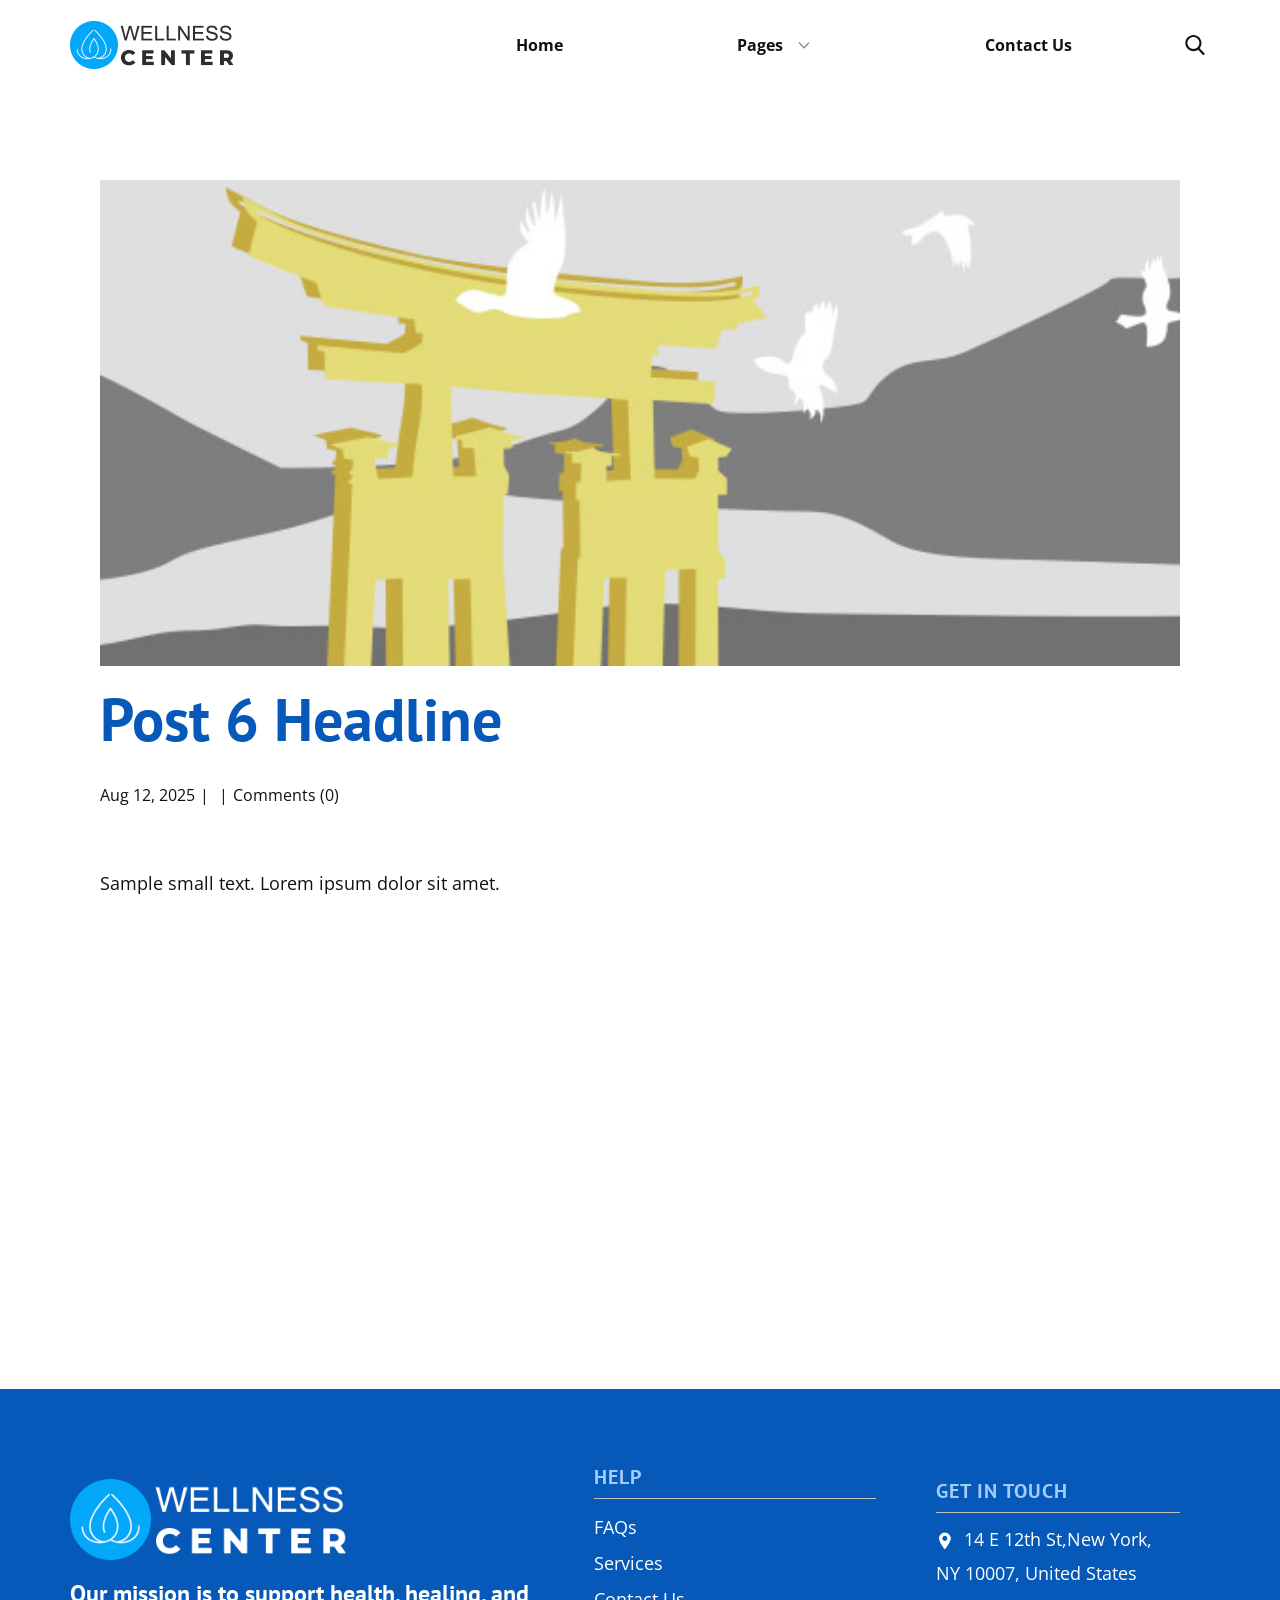
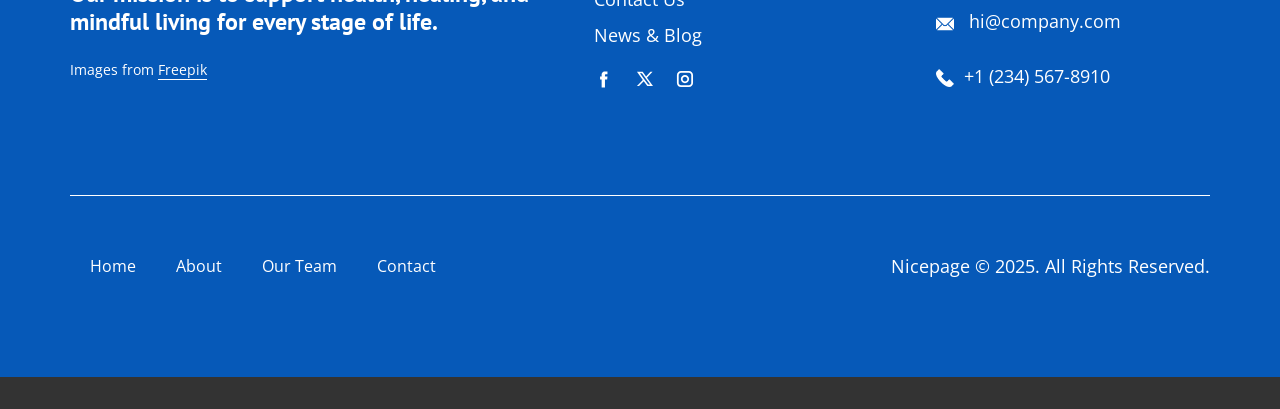
<file: blog/post-5.html>
<!DOCTYPE html>
<html style="font-size: 16px;" lang="en"><head>
    <meta name="viewport" content="width=device-width, initial-scale=1.0">
    <meta charset="utf-8">
    <meta name="keywords" content="Post 1 Headline">
    <meta name="description" content="">
    <title>Post 6 Headline</title>
    <link rel="stylesheet" href="../nicepage.css" media="screen">
<link rel="stylesheet" href="../Post-Template.css" media="screen">
    <script class="u-script" type="text/javascript" src="../jquery.js" defer=""></script>
    <script class="u-script" type="text/javascript" src="../nicepage.js" defer=""></script>
    <meta name="generator" content="Nicepage 8.4.0, nicepage.com">
    
    
    
    <link id="u-page-google-font" rel="stylesheet" href="https://fonts.googleapis.com/css2?display=swap&amp;family=PT+Sans:ital,wght@0,400;0,700;1,400;1,700&amp;family=Open+Sans:ital,wght@0,300;0,400;0,500;0,600;0,700;0,800;1,300;1,400;1,500;1,600;1,700;1,800">
    <script type="application/ld+json">{
		"@context": "http://schema.org",
		"@type": "Organization",
		"name": "",
		"logo": "images/logo-black.png",
		"sameAs": [
				"https://facebook.com/name",
				"https://twitter.com/name",
				"https://instagram.com/name"
		]
}</script>
    <meta name="theme-color" content="#0659b8">
    <meta name="twitter:site" content="@">
    <meta name="twitter:card" content="summary_large_image">
    <meta name="twitter:title" content="Post 6 Headline">
    <meta name="twitter:description" content="">
  <meta data-intl-tel-input-cdn-path="intlTelInput/"></head>
  <body data-path-to-root="./" data-include-products="false" class="u-body u-xl-mode" data-lang="en"><header class="u-clearfix u-header u-header" id="header"><div class="u-clearfix u-sheet u-valign-middle u-valign-middle-xxl u-sheet-1">
        <a href="#" class="u-image u-logo u-image-1" data-image-width="656" data-image-height="192">
          <img src="../images/logo-black.png" class="u-logo-image u-logo-image-1">
        </a>
        <nav class="u-dropdown-icon u-menu u-menu-dropdown u-offcanvas u-menu-1" role="navigation" aria-label="Menu navigation">
          <div class="menu-collapse" style="font-size: 1rem; letter-spacing: 0px; font-weight: 700;">
            <a class="u-button-style u-custom-left-right-menu-spacing u-custom-padding-bottom u-custom-text-hover-color u-custom-top-bottom-menu-spacing u-hamburger-link u-nav-link u-text-active-palette-1-base u-text-hover-palette-2-base" href="#" tabindex="-1" aria-label="Open menu" aria-controls="261f">
              <svg class="u-svg-link" viewBox="0 0 24 24"><use xlink:href="#menu-hamburger"></use></svg>
              <svg class="u-svg-content" version="1.1" id="menu-hamburger" viewBox="0 0 16 16" x="0px" y="0px" xmlns:xlink="http://www.w3.org/1999/xlink" xmlns="http://www.w3.org/2000/svg"><g><rect y="1" width="16" height="2"></rect><rect y="7" width="16" height="2"></rect><rect y="13" width="16" height="2"></rect>
</g></svg>
            </a>
          </div>
          <div class="u-custom-menu u-nav-container">
            <ul class="u-nav u-unstyled u-nav-1" role="menubar"><li role="none" class="u-nav-item"><a role="menuitem" class="u-button-style u-nav-link u-text-active-palette-1-base u-text-hover-palette-1-base u-nav-link-2" href="../">Home</a>
</li><li role="none" class="u-nav-item"><a tabindex="-1" role="menuitem" class="u-button-style u-nav-link u-text-active-palette-1-base u-text-hover-palette-1-base u-nav-link-2" aria-haspopup="true" aria-current="page">Pages</a><div class="u-nav-popup"><ul role="menu" class="u-h-spacing-20 u-nav u-unstyled u-v-spacing-10" aria-label="Pages menu"><li role="none" class="u-nav-item"><a role="menuitem" class="u-active-palette-1-base u-button-style u-grey-5 u-hover-palette-1-base u-nav-link" href="../About.html">About Us</a>
</li><li role="none" class="u-nav-item"><a tabindex="-1" role="menuitem" class="u-active-palette-1-base u-button-style u-grey-5 u-hover-palette-1-base u-nav-link" href="#">Our Team</a>
</li><li role="none" class="u-nav-item"><a role="menuitem" class="u-active-palette-1-base u-button-style u-grey-5 u-hover-palette-1-base u-nav-link" href="../FAQ-Page.html">FAQ</a>
</li></ul>
</div>
</li><li role="none" class="u-nav-item"><a tabindex="-1" role="menuitem" class="u-button-style u-nav-link u-text-active-palette-1-base u-text-hover-palette-1-base u-nav-link-2" href="#">Contact Us</a>
</li></ul>
          </div>
          <div class="u-custom-menu u-nav-container-collapse" id="261f" role="region" aria-label="Menu panel">
            <div class="u-black u-container-style u-inner-container-layout u-opacity u-opacity-95 u-sidenav">
              <div class="u-inner-container-layout u-sidenav-overflow">
                <div class="u-menu-close" tabindex="-1" aria-label="Close menu"></div>
                <ul class="u-align-center u-nav u-popupmenu-items u-unstyled u-nav-3" role="menubar"><li role="none" class="u-nav-item"><a role="menuitem" class="u-button-style u-nav-link" href="../">Home</a>
</li><li role="none" class="u-nav-item"><a tabindex="-1" role="menuitem" class="u-button-style u-nav-link" aria-haspopup="true" aria-current="page">Pages</a><div class="u-nav-popup"><ul role="menu" class="u-h-spacing-20 u-nav u-unstyled u-v-spacing-10" aria-label="Pages menu"><li role="none" class="u-nav-item"><a role="menuitem" class="u-button-style u-nav-link" href="../About.html">About Us</a>
</li><li role="none" class="u-nav-item"><a tabindex="-1" role="menuitem" class="u-button-style u-nav-link" href="#">Our Team</a>
</li><li role="none" class="u-nav-item"><a role="menuitem" class="u-button-style u-nav-link" href="../FAQ-Page.html">FAQ</a>
</li></ul>
</div>
</li><li role="none" class="u-nav-item"><a tabindex="-1" role="menuitem" class="u-button-style u-nav-link" href="#">Contact Us</a>
</li></ul>
              </div>
            </div>
            <div class="u-black u-menu-overlay u-opacity u-opacity-70"></div>
          </div>
        </nav>
        <form action="#" class="u-search u-search-layout-icon u-search-left u-search-1" data-search-token="no-license" data-href="../search/search.html" data-page-id="474324083">
          <div class="u-search-overlay"></div>
          <button class="u-search-button" type="submit"><span class="u-search-icon u-search-icon-1">
              <svg class="u-svg-link" preserveAspectRatio="xMidYMin slice" viewBox="0 0 56.966 56.966"><use xlink:href="#svg-8e85"></use></svg>
              <svg xmlns="http://www.w3.org/2000/svg" xmlns:xlink="http://www.w3.org/1999/xlink" version="1.1" id="svg-8e85" x="0px" y="0px" viewBox="0 0 56.966 56.966" style="enable-background:new 0 0 56.966 56.966;" xml:space="preserve" class="u-svg-content"><path d="M55.146,51.887L41.588,37.786c3.486-4.144,5.396-9.358,5.396-14.786c0-12.682-10.318-23-23-23s-23,10.318-23,23  s10.318,23,23,23c4.761,0,9.298-1.436,13.177-4.162l13.661,14.208c0.571,0.593,1.339,0.92,2.162,0.92  c0.779,0,1.518-0.297,2.079-0.837C56.255,54.982,56.293,53.08,55.146,51.887z M23.984,6c9.374,0,17,7.626,17,17s-7.626,17-17,17  s-17-7.626-17-17S14.61,6,23.984,6z"></path></svg></span>
          </button>
          <input class="u-search-input" type="search" name="search" value="" placeholder="Search">
        </form>
      </div></header>
    <section class="u-align-center u-clearfix u-section-1" id="block-2">
      <div class="u-clearfix u-sheet u-valign-middle-md u-valign-middle-sm u-valign-middle-xs u-sheet-1"><!--post_details--><!--post_details_options_json--><!--{"source":""}--><!--/post_details_options_json--><!--blog_post-->
        <div class="u-container-style u-expanded-width u-post-details u-post-details-1">
          <div class="u-container-layout u-valign-middle u-container-layout-1"><!--blog_post_image-->
            <img alt="" class="u-blog-control u-expanded-width u-image u-image-default u-image-1" src="../images/8ad73f3c.jpeg"><!--/blog_post_image--><!--blog_post_header-->
            <h2 class="u-blog-control u-text u-text-1">Post 6 Headline</h2><!--/blog_post_header--><!--blog_post_metadata-->
            <div class="u-blog-control u-metadata u-metadata-1"><!--blog_post_metadata_date--><span class="u-meta-date u-meta-icon">Aug 12, 2025</span><!--/blog_post_metadata_date--><!--blog_post_metadata_category--><span class="u-meta-category u-meta-icon"></span><!--/blog_post_metadata_category--><!--blog_post_metadata_comments--><span class="u-meta-comments u-meta-icon"><!--blog_post_metadata_comments_content-->Comments (0)<!--/blog_post_metadata_comments_content--></span><!--/blog_post_metadata_comments-->
            </div><!--/blog_post_metadata--><!--blog_post_content-->
            <div class="u-align-justify u-blog-control u-post-content u-text u-text-2 fr-view">
  <p>
    <meta name="viewport" content="width=device-width, initial-scale=1.0">
    <meta charset="utf-8">
    <meta name="keywords" content=""><meta name="description" content="">
    <title></title>
    <link rel="stylesheet" href="/nicepage.css" media="screen" class="u-static-style"><link rel="stylesheet" href="/nicepage.css" media="screen">
    <script class="u-script" type="text/javascript" src="//capp.nicepage.com/assets/jquery-1.9.1.min.js" defer=""></script>
    <script class="u-script" type="text/javascript" src="//capp.nicepage.com/e1ec80a0bae8923e64d6c550789dfe4bf6121475/nicepage.js" defer=""></script>
</p><section class="u-clearfix u-valign-top u-block-f203-1" custom-posts-hash="T" data-section-properties="{&quot;margin&quot;:&quot;none&quot;,&quot;stretch&quot;:true}" data-id="f203" data-posts-content="[{'images':[],'maps':[],'videos':[],'icons':[],'textWidth':'','textHeight':'','id':1,'headingProp':'h3','textProp':'text'}]" style="min-height: 500px">
  <div class="u-clearfix u-rich-text u-text u-block-f203-4" data-state="{&quot;margin-top&quot;:{&quot;shouldApplyDefaultMargins&quot;:{&quot;XL&quot;:false,&quot;LG&quot;:false,&quot;MD&quot;:false,&quot;SM&quot;:true,&quot;XS&quot;:true},&quot;parentVerticalAlign&quot;:{&quot;XL&quot;:&quot;top&quot;,&quot;LG&quot;:&quot;top&quot;,&quot;MD&quot;:&quot;top&quot;,&quot;SM&quot;:&quot;top&quot;,&quot;XS&quot;:&quot;top&quot;}},&quot;margin-bottom&quot;:{&quot;shouldApplyDefaultMargins&quot;:{&quot;XL&quot;:false,&quot;LG&quot;:false,&quot;MD&quot;:false,&quot;SM&quot;:true,&quot;XS&quot;:true},&quot;parentVerticalAlign&quot;:{&quot;XL&quot;:&quot;top&quot;,&quot;LG&quot;:&quot;top&quot;,&quot;MD&quot;:&quot;top&quot;,&quot;SM&quot;:&quot;top&quot;,&quot;XS&quot;:&quot;top&quot;}}}" style="">
  <p>Sample small text. Lorem ipsum dolor sit amet.</p>
  </div>
  <style data-mode="XL">@media (min-width: 1200px) {
  .u-block-f203-1 {
    min-height: 500px;
  }
}</style>
  <style data-mode="LG">@media (max-width: 1199px) and (min-width: 992px) {
  .u-block-f203-1 {
    min-height: 500px;
  }
}</style>
  <style data-mode="MD">@media (max-width: 991px) and (min-width: 768px) {
  .u-block-f203-1 {
    min-height: 500px;
  }
}</style>
  <style data-mode="SM">@media (max-width: 767px) and (min-width: 576px) {
  .u-block-f203-1 {
    min-height: 500px;
  }
}</style>
  <style data-mode="XS">@media (max-width: 575px) {
  .u-block-f203-1 {
    min-height: 500px;
  }
}</style>
</section>
<p></p>
  </div><!--/blog_post_content-->
          </div>
        </div><!--/blog_post--><!--/post_details-->
      </div>
    </section>
    
    
    
    <footer class="u-align-center-sm u-align-center-xs u-clearfix u-container-align-center u-footer u-palette-1-base" id="footer"><div class="u-clearfix u-sheet u-valign-middle u-sheet-1">
        <div class="data-layout-selected u-clearfix u-expanded-width u-layout-wrap u-layout-wrap-1">
          <div class="u-gutter-0 u-layout">
            <div class="u-layout-row">
              <div class="u-container-align-left u-container-style u-layout-cell u-shape-rectangle u-size-26-lg u-size-26-xl u-size-26-xxl u-size-40-md u-size-40-sm u-size-40-xs u-layout-cell-1">
                <div class="u-container-layout u-valign-top u-container-layout-1">
                  <a href="" class="u-image u-logo u-image-1" data-image-width="656" data-image-height="192">
                    <img src="../images/logo-white-1.png" class="u-logo-image u-logo-image-1">
                  </a>
                  <h4 class="u-align-left u-text u-text-default u-text-1"> Our mission is to support health, healing, and mindful living for every stage of life.</h4>
                  <p class="u-align-left u-text u-text-2">Images from <a href="https://www.freepik.com/" class="u-active-none u-border-1 u-border-active-palette-1-base u-border-hover-palette-1-base u-border-no-left u-border-no-right u-border-no-top u-border-white u-btn u-button-link u-button-style u-hover-none u-none u-text-body-alt-color u-btn-1" target="_blank" data-animation-name="" data-animation-duration="0" data-animation-delay="0" data-animation-direction="">Freepik</a>
                  </p>
                </div>
              </div>
              <div class="u-container-style u-layout-cell u-shape-rectangle u-size-18-lg u-size-18-xl u-size-18-xxl u-size-20-md u-size-20-sm u-size-20-xs u-layout-cell-2">
                <div class="u-container-layout u-valign-top u-container-layout-2">
                  <h5 class="u-align-left u-text u-text-3"> Help</h5>
                  <div class="u-align-left u-border-1 u-border-grey-25 u-border-no-bottom u-border-no-left u-expanded-width u-line u-line-horizontal u-line-1"></div>
                  <p class="u-align-left u-text u-text-4">
                    <a href="#" class="u-active-none u-border-1 u-border-active-white u-border-hover-white u-border-no-left u-border-no-right u-border-no-top u-btn u-button-link u-button-style u-hover-none u-none u-text-active-grey-10 u-text-body-alt-color u-text-hover-grey-10 u-btn-2" title="#" data-animation-name="" data-animation-duration="0" data-animation-delay="0" data-animation-direction=""> FAQs</a>
                    <a href="#" class="u-active-none u-border-1 u-border-active-white u-border-hover-white u-border-no-left u-border-no-right u-border-no-top u-btn u-button-link u-button-style u-hover-none u-none u-text-active-grey-10 u-text-body-alt-color u-text-hover-grey-10 u-btn-3" title="#" data-animation-name="" data-animation-duration="0" data-animation-delay="0" data-animation-direction="">
                      <br>Services
                    </a>
                    <br>
                    <a href="#" class="u-active-none u-border-1 u-border-active-white u-border-hover-white u-border-no-left u-border-no-right u-border-no-top u-btn u-button-link u-button-style u-hover-none u-none u-text-active-grey-10 u-text-body-alt-color u-text-hover-grey-10 u-btn-4" title="#" data-animation-name="" data-animation-duration="0" data-animation-delay="0" data-animation-direction=""> Contact Us<br>
                    </a>
                    <a href="#" class="u-active-none u-border-1 u-border-active-white u-border-hover-white u-border-no-left u-border-no-right u-border-no-top u-btn u-button-link u-button-style u-hover-none u-none u-text-active-grey-10 u-text-body-alt-color u-text-hover-grey-10 u-btn-5" data-animation-name="" data-animation-duration="0" data-animation-delay="0" data-animation-direction=""> News &amp; Blog</a>
                    <br>
                  </p>
                  <div class="u-social-icons u-social-icons-1">
                    <a class="u-social-url" title="facebook" target="_blank" href="https://facebook.com/name"><span class="u-icon u-social-facebook u-social-icon u-text-white u-icon-1"><svg class="u-svg-link" preserveAspectRatio="xMidYMin slice" viewBox="0 0 112 112" style=""><use xlink:href="#svg-58df"></use></svg><svg class="u-svg-content" viewBox="0 0 112 112" x="0" y="0" id="svg-58df"><path fill="currentColor" d="M75.5,28.8H65.4c-1.5,0-4,0.9-4,4.3v9.4h13.9l-1.5,15.8H61.4v45.1H42.8V58.3h-8.8V42.4h8.8V32.2
c0-7.4,3.4-18.8,18.8-18.8h13.8v15.4H75.5z"></path></svg></span>
                    </a>
                    <a class="u-social-url" title="twitter" target="_blank" href="https://twitter.com/name"><span class="u-icon u-social-icon u-social-twitter u-text-white u-icon-2"><svg class="u-svg-link" preserveAspectRatio="xMidYMin slice" viewBox="0 0 112.2 112.2" style=""><use xlink:href="#svg-e10a"></use></svg><svg class="u-svg-content" viewBox="0 0 112.2 112.2" x="0px" y="0px" id="svg-e10a"><path d="M67.1,49.1L98.6,16h-12L62,42L43.2,16H11l32.8,45.2L11,96h11.6l26.3-27.7L69.1,96H101L67.1,49.1z M55,61.9l-5.1-7L27.5,24.4
	h11.4l17.3,23.8l5.1,7.1l23.4,32.2H73.8L55,61.9z"></path></svg></span>
                    </a>
                    <a class="u-social-url" title="instagram" target="_blank" href="https://instagram.com/name"><span class="u-icon u-social-icon u-social-instagram u-text-white u-icon-3"><svg class="u-svg-link" preserveAspectRatio="xMidYMin slice" viewBox="0 0 112 112" style=""><use xlink:href="#svg-3bdf"></use></svg><svg class="u-svg-content" viewBox="0 0 112 112" x="0" y="0" id="svg-3bdf"><path fill="currentColor" d="M55.9,32.9c-12.8,0-23.2,10.4-23.2,23.2s10.4,23.2,23.2,23.2s23.2-10.4,23.2-23.2S68.7,32.9,55.9,32.9z
	 M55.9,69.4c-7.4,0-13.3-6-13.3-13.3c-0.1-7.4,6-13.3,13.3-13.3s13.3,6,13.3,13.3C69.3,63.5,63.3,69.4,55.9,69.4z"></path><path fill="currentColor" d="M78.2,11H33.5C21,11,10.8,21.3,10.8,33.7v44.7c0,12.6,10.2,22.8,22.7,22.8h44.7c12.6,0,22.7-10.2,22.7-22.7
	V33.7C100.8,21.1,90.6,11,78.2,11z M91,78.4c0,7.1-5.8,12.8-12.8,12.8H33.5c-7.1,0-12.8-5.8-12.8-12.8V33.7
	c0-7.1,5.8-12.8,12.8-12.8h44.7c7.1,0,12.8,5.8,12.8,12.8V78.4z"></path></svg></span>
                    </a>
                  </div>
                </div>
              </div>
              <div class="u-container-style u-layout-cell u-shape-rectangle u-size-16-lg u-size-16-xl u-size-16-xxl u-size-60-md u-size-60-sm u-size-60-xs u-layout-cell-3">
                <div class="u-container-layout u-valign-top u-container-layout-3">
                  <h5 class="u-align-left u-text u-text-5"> Get In Touch</h5>
                  <div class="u-align-left u-border-1 u-border-grey-25 u-border-no-bottom u-border-no-left u-expanded-width u-line u-line-horizontal u-line-2" data-animation-name="" data-animation-duration="0" data-animation-delay="0" data-animation-direction=""></div>
                  <p class="u-align-left u-text u-text-6"><span class="u-file-icon u-icon u-text-white u-icon-4"><img src="../images/1-b26c8bb7.png" alt=""></span>&nbsp;​​​​14 E 12th St,New York, NY 10007, United States
                  </p>
                  <p class="u-align-left u-text u-text-default u-text-7"><span class="u-file-icon u-icon u-text-white u-icon-5"><img src="../images/2-a85e65c4.png" alt=""></span>&nbsp; <a href="mailto:hi@car.repair.com" class="u-active-none u-border-1 u-border-active-white u-border-hover-white u-border-no-left u-border-no-right u-border-no-top u-btn u-button-link u-button-style u-hover-none u-none u-text-active-grey-10 u-text-body-alt-color u-text-hover-grey-10 u-btn-6" data-animation-name="" data-animation-duration="0" data-animation-delay="0" data-animation-direction="">hi@company.com</a>
                  </p>
                  <p class="u-align-left u-text u-text-8">
                    <a href="tel:+12345678910" class="u-active-none u-border-1 u-border-active-white u-border-hover-white u-border-no-left u-border-no-right u-border-no-top u-btn u-button-link u-button-style u-hover-none u-none u-text-active-grey-10 u-text-body-alt-color u-text-hover-grey-10 u-btn-7" data-animation-name="" data-animation-duration="0" data-animation-delay="0" data-animation-direction=""><span class="u-file-icon u-icon u-text-white u-icon-6"><img src="../images/3-c91f3b92.png" alt=""></span>&nbsp;​+1 (234) 567-8910
                    </a>
                  </p>
                </div>
              </div>
            </div>
          </div>
        </div>
        <div class="u-align-center u-border-1 u-border-white u-expanded-width u-line u-line-horizontal u-line-3"></div>
        <div class="data-layout-selected u-clearfix u-expanded-width u-layout-custom-xs u-layout-wrap u-layout-wrap-2">
          <div class="u-layout">
            <div class="u-layout-row">
              <div class="u-container-style u-layout-cell u-size-14-xs u-size-30-lg u-size-30-xl u-size-30-xxl u-size-60-md u-size-60-sm u-layout-cell-4">
                <div class="u-container-layout u-valign-middle u-container-layout-4">
                  <nav class="u-menu u-menu-dropdown u-offcanvas u-menu-1" data-responsive-from="XS" role="navigation">
                    <div class="menu-collapse">
                      <a class="u-button-style u-hamburger-link u-nav-link" aria-label="Open menu" aria-controls="e226" href="#">
                        <svg class="u-svg-link" viewBox="0 0 24 24"><use xlink:href="#svg-23e0"></use></svg>
                        <svg class="u-svg-content" version="1.1" id="svg-23e0" viewBox="0 0 16 16" x="0px" y="0px" xmlns:xlink="http://www.w3.org/1999/xlink" xmlns="http://www.w3.org/2000/svg"><g><rect y="1" width="16" height="2"></rect><rect y="7" width="16" height="2"></rect><rect y="13" width="16" height="2"></rect>
</g></svg>
                      </a>
                    </div>
                    <div class="u-custom-menu u-nav-container">
                      <ul class="u-nav u-unstyled" role="menubar"><li class="u-nav-item" role="none"><a class="u-button-style u-nav-link" href="#" tabindex="-1" role="menuitem" aria-haspopup="true" aria-expanded="false">Home</a>
</li><li class="u-nav-item" role="none"><a class="u-button-style u-nav-link" href="#" tabindex="-1" role="menuitem">About</a>
</li><li class="u-nav-item" role="none"><a class="u-button-style u-nav-link" href="#" tabindex="-1" role="menuitem">Our Team</a>
</li><li class="u-nav-item" role="none"><a class="u-button-style u-nav-link" href="#" tabindex="-1" role="menuitem">Contact</a>
</li></ul>
                    </div>
                    <div id="e226" role="region" aria-label="Menu panel" class="u-custom-menu u-nav-container-collapse">
                      <div class="u-black u-container-style u-inner-container-layout u-opacity u-opacity-95 u-sidenav">
                        <div class="u-inner-container-layout u-sidenav-overflow">
                          <div class="u-menu-close" aria-label="Close menu"></div>
                          <ul class="u-align-center u-nav u-popupmenu-items u-unstyled u-nav-2"><li class="u-nav-item"><a class="u-button-style u-nav-link" href="#">Home</a>
</li><li class="u-nav-item"><a class="u-button-style u-nav-link" href="#">About</a>
</li><li class="u-nav-item"><a class="u-button-style u-nav-link" href="#">Our Team</a>
</li><li class="u-nav-item"><a class="u-button-style u-nav-link" href="#">Contact</a>
</li></ul>
                        </div>
                      </div>
                      <div class="u-black u-menu-overlay u-opacity u-opacity-70"></div>
                    </div>
                    <style class="menu-style">@media (max-width: 539px) {
                    [data-responsive-from="XS"] .u-nav-container {
                        display: none;
                    }
                    [data-responsive-from="XS"] .menu-collapse {
                        display: block;
                    }
                }</style>
                  </nav>
                </div>
              </div>
              <div class="u-container-align-left-md u-container-align-left-sm u-container-align-left-xs u-container-align-right-lg u-container-align-right-xl u-container-align-right-xxl u-container-style u-layout-cell u-size-30-lg u-size-30-xl u-size-30-xxl u-size-46-xs u-size-60-md u-size-60-sm u-layout-cell-5">
                <div class="u-container-layout u-valign-middle u-container-layout-5">
                  <p class="u-align-left-md u-align-left-sm u-align-left-xs u-align-right-lg u-align-right-xl u-align-right-xxl u-text u-text-default u-text-9">Nicepage © 2025. All Rights Reserved.</p>
                </div>
              </div>
            </div>
          </div>
        </div>
      </div></footer>
    <section class="u-backlink u-clearfix u-grey-80"></section>
  
</body></html>
</file>
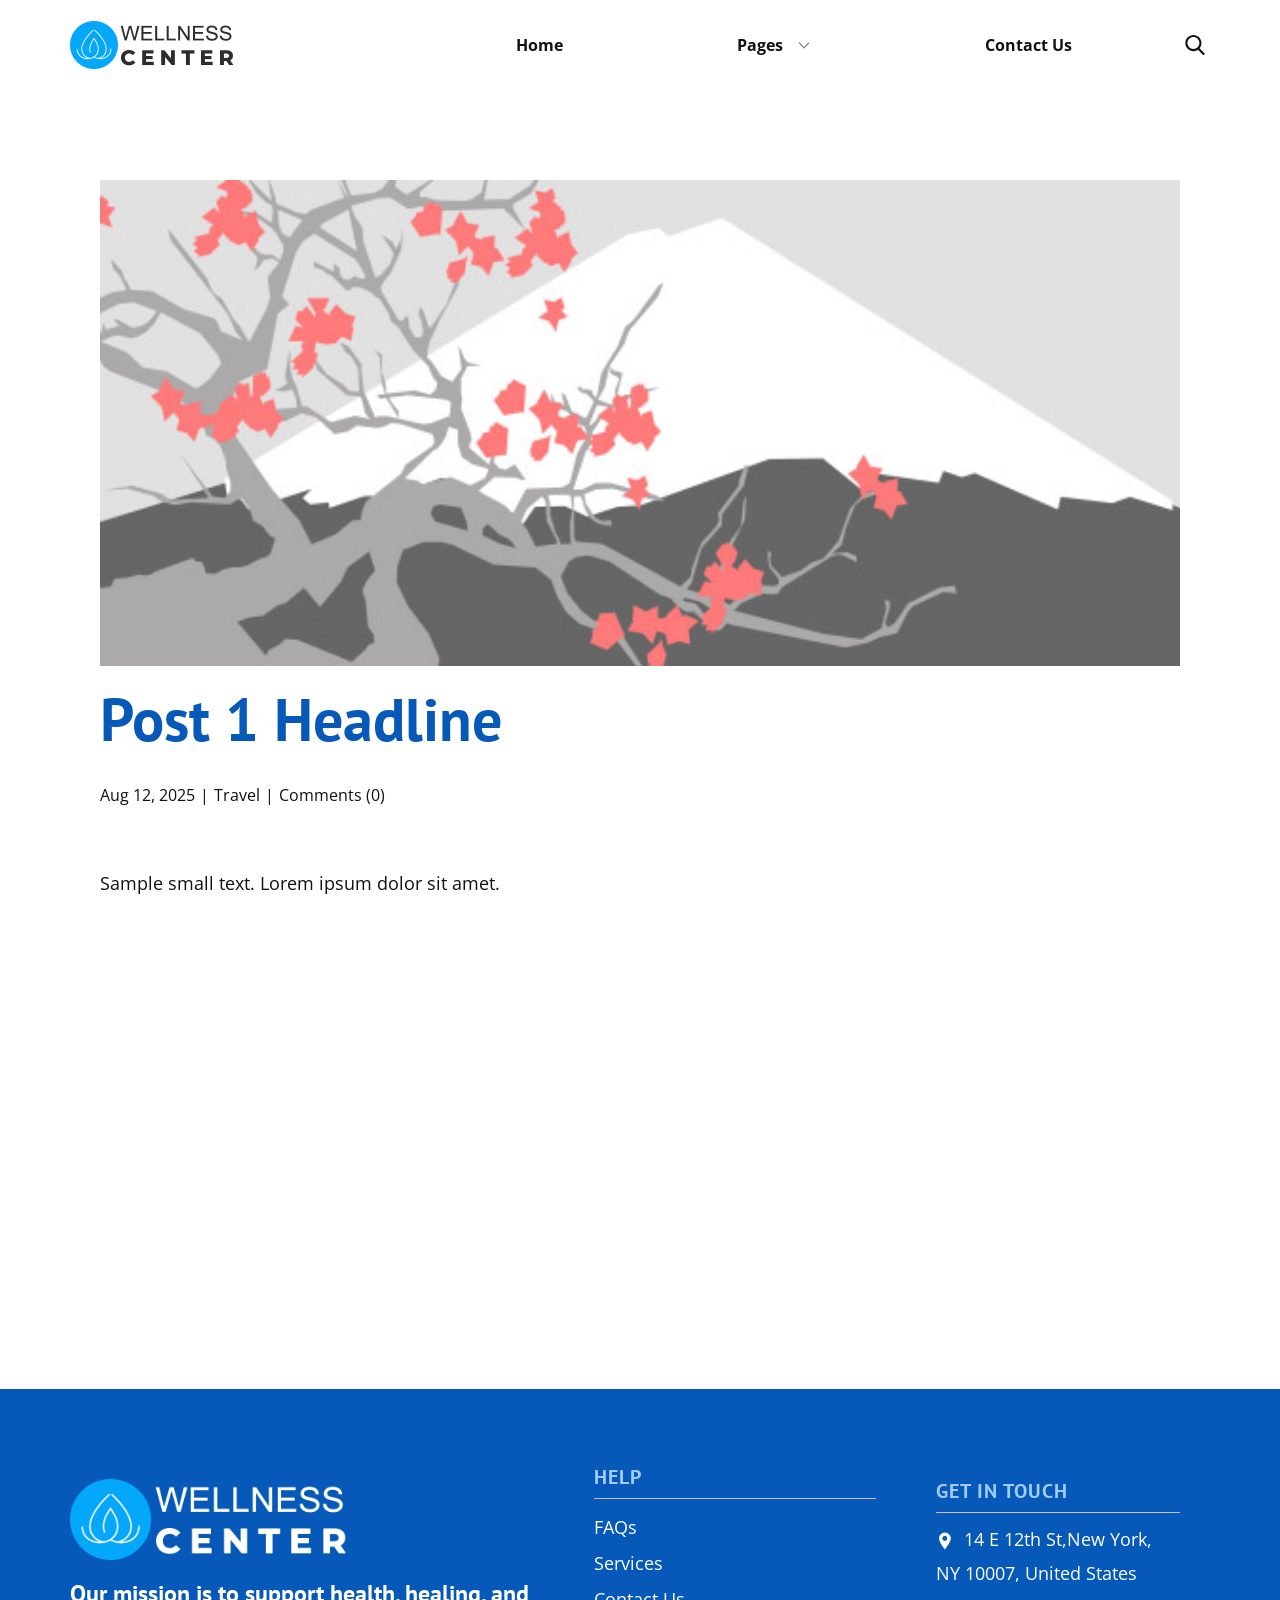
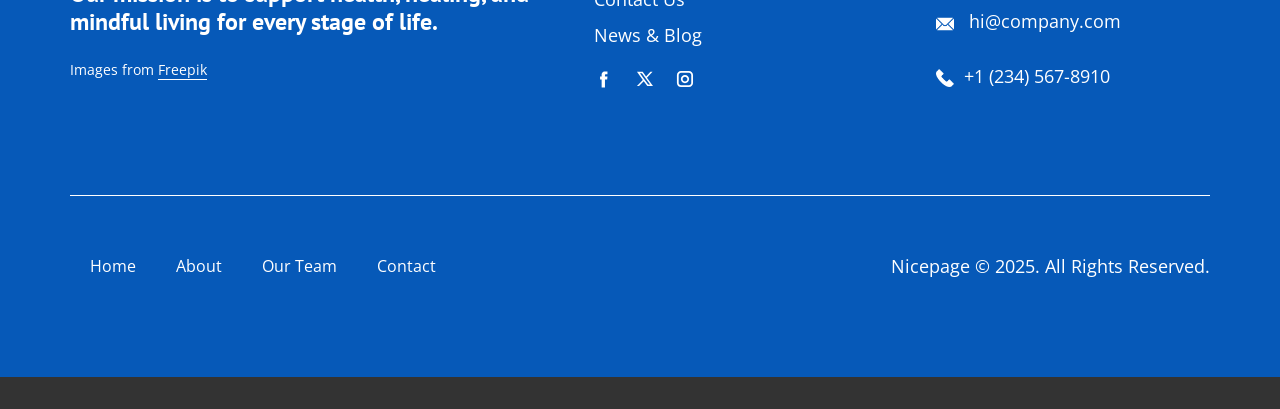
<file: blog/post.html>
<!DOCTYPE html>
<html style="font-size: 16px;" lang="en"><head>
    <meta name="viewport" content="width=device-width, initial-scale=1.0">
    <meta charset="utf-8">
    <meta name="keywords" content="Post 1 Headline">
    <meta name="description" content="">
    <title>Post 1 Headline</title>
    <link rel="stylesheet" href="../nicepage.css" media="screen">
<link rel="stylesheet" href="../Post-Template.css" media="screen">
    <script class="u-script" type="text/javascript" src="../jquery.js" defer=""></script>
    <script class="u-script" type="text/javascript" src="../nicepage.js" defer=""></script>
    <meta name="generator" content="Nicepage 8.4.0, nicepage.com">
    
    
    
    <link id="u-page-google-font" rel="stylesheet" href="https://fonts.googleapis.com/css2?display=swap&amp;family=PT+Sans:ital,wght@0,400;0,700;1,400;1,700&amp;family=Open+Sans:ital,wght@0,300;0,400;0,500;0,600;0,700;0,800;1,300;1,400;1,500;1,600;1,700;1,800">
    <script type="application/ld+json">{
		"@context": "http://schema.org",
		"@type": "Organization",
		"name": "",
		"logo": "images/logo-black.png",
		"sameAs": [
				"https://facebook.com/name",
				"https://twitter.com/name",
				"https://instagram.com/name"
		]
}</script>
    <meta name="theme-color" content="#0659b8">
    <meta name="twitter:site" content="@">
    <meta name="twitter:card" content="summary_large_image">
    <meta name="twitter:title" content="Post 1 Headline">
    <meta name="twitter:description" content="">
  <meta data-intl-tel-input-cdn-path="intlTelInput/"></head>
  <body data-path-to-root="./" data-include-products="false" class="u-body u-xl-mode" data-lang="en"><header class="u-clearfix u-header u-header" id="header"><div class="u-clearfix u-sheet u-valign-middle u-valign-middle-xxl u-sheet-1">
        <a href="#" class="u-image u-logo u-image-1" data-image-width="656" data-image-height="192">
          <img src="../images/logo-black.png" class="u-logo-image u-logo-image-1">
        </a>
        <nav class="u-dropdown-icon u-menu u-menu-dropdown u-offcanvas u-menu-1" role="navigation" aria-label="Menu navigation">
          <div class="menu-collapse" style="font-size: 1rem; letter-spacing: 0px; font-weight: 700;">
            <a class="u-button-style u-custom-left-right-menu-spacing u-custom-padding-bottom u-custom-text-hover-color u-custom-top-bottom-menu-spacing u-hamburger-link u-nav-link u-text-active-palette-1-base u-text-hover-palette-2-base" href="#" tabindex="-1" aria-label="Open menu" aria-controls="261f">
              <svg class="u-svg-link" viewBox="0 0 24 24"><use xlink:href="#menu-hamburger"></use></svg>
              <svg class="u-svg-content" version="1.1" id="menu-hamburger" viewBox="0 0 16 16" x="0px" y="0px" xmlns:xlink="http://www.w3.org/1999/xlink" xmlns="http://www.w3.org/2000/svg"><g><rect y="1" width="16" height="2"></rect><rect y="7" width="16" height="2"></rect><rect y="13" width="16" height="2"></rect>
</g></svg>
            </a>
          </div>
          <div class="u-custom-menu u-nav-container">
            <ul class="u-nav u-unstyled u-nav-1" role="menubar"><li role="none" class="u-nav-item"><a role="menuitem" class="u-button-style u-nav-link u-text-active-palette-1-base u-text-hover-palette-1-base u-nav-link-2" href="../">Home</a>
</li><li role="none" class="u-nav-item"><a tabindex="-1" role="menuitem" class="u-button-style u-nav-link u-text-active-palette-1-base u-text-hover-palette-1-base u-nav-link-2" aria-haspopup="true" aria-current="page">Pages</a><div class="u-nav-popup"><ul role="menu" class="u-h-spacing-20 u-nav u-unstyled u-v-spacing-10" aria-label="Pages menu"><li role="none" class="u-nav-item"><a role="menuitem" class="u-active-palette-1-base u-button-style u-grey-5 u-hover-palette-1-base u-nav-link" href="../About.html">About Us</a>
</li><li role="none" class="u-nav-item"><a tabindex="-1" role="menuitem" class="u-active-palette-1-base u-button-style u-grey-5 u-hover-palette-1-base u-nav-link" href="#">Our Team</a>
</li><li role="none" class="u-nav-item"><a role="menuitem" class="u-active-palette-1-base u-button-style u-grey-5 u-hover-palette-1-base u-nav-link" href="../FAQ-Page.html">FAQ</a>
</li></ul>
</div>
</li><li role="none" class="u-nav-item"><a tabindex="-1" role="menuitem" class="u-button-style u-nav-link u-text-active-palette-1-base u-text-hover-palette-1-base u-nav-link-2" href="#">Contact Us</a>
</li></ul>
          </div>
          <div class="u-custom-menu u-nav-container-collapse" id="261f" role="region" aria-label="Menu panel">
            <div class="u-black u-container-style u-inner-container-layout u-opacity u-opacity-95 u-sidenav">
              <div class="u-inner-container-layout u-sidenav-overflow">
                <div class="u-menu-close" tabindex="-1" aria-label="Close menu"></div>
                <ul class="u-align-center u-nav u-popupmenu-items u-unstyled u-nav-3" role="menubar"><li role="none" class="u-nav-item"><a role="menuitem" class="u-button-style u-nav-link" href="../">Home</a>
</li><li role="none" class="u-nav-item"><a tabindex="-1" role="menuitem" class="u-button-style u-nav-link" aria-haspopup="true" aria-current="page">Pages</a><div class="u-nav-popup"><ul role="menu" class="u-h-spacing-20 u-nav u-unstyled u-v-spacing-10" aria-label="Pages menu"><li role="none" class="u-nav-item"><a role="menuitem" class="u-button-style u-nav-link" href="../About.html">About Us</a>
</li><li role="none" class="u-nav-item"><a tabindex="-1" role="menuitem" class="u-button-style u-nav-link" href="#">Our Team</a>
</li><li role="none" class="u-nav-item"><a role="menuitem" class="u-button-style u-nav-link" href="../FAQ-Page.html">FAQ</a>
</li></ul>
</div>
</li><li role="none" class="u-nav-item"><a tabindex="-1" role="menuitem" class="u-button-style u-nav-link" href="#">Contact Us</a>
</li></ul>
              </div>
            </div>
            <div class="u-black u-menu-overlay u-opacity u-opacity-70"></div>
          </div>
        </nav>
        <form action="#" class="u-search u-search-layout-icon u-search-left u-search-1" data-search-token="no-license" data-href="../search/search.html" data-page-id="474324083">
          <div class="u-search-overlay"></div>
          <button class="u-search-button" type="submit"><span class="u-search-icon u-search-icon-1">
              <svg class="u-svg-link" preserveAspectRatio="xMidYMin slice" viewBox="0 0 56.966 56.966"><use xlink:href="#svg-8e85"></use></svg>
              <svg xmlns="http://www.w3.org/2000/svg" xmlns:xlink="http://www.w3.org/1999/xlink" version="1.1" id="svg-8e85" x="0px" y="0px" viewBox="0 0 56.966 56.966" style="enable-background:new 0 0 56.966 56.966;" xml:space="preserve" class="u-svg-content"><path d="M55.146,51.887L41.588,37.786c3.486-4.144,5.396-9.358,5.396-14.786c0-12.682-10.318-23-23-23s-23,10.318-23,23  s10.318,23,23,23c4.761,0,9.298-1.436,13.177-4.162l13.661,14.208c0.571,0.593,1.339,0.92,2.162,0.92  c0.779,0,1.518-0.297,2.079-0.837C56.255,54.982,56.293,53.08,55.146,51.887z M23.984,6c9.374,0,17,7.626,17,17s-7.626,17-17,17  s-17-7.626-17-17S14.61,6,23.984,6z"></path></svg></span>
          </button>
          <input class="u-search-input" type="search" name="search" value="" placeholder="Search">
        </form>
      </div></header>
    <section class="u-align-center u-clearfix u-section-1" id="block-2">
      <div class="u-clearfix u-sheet u-valign-middle-md u-valign-middle-sm u-valign-middle-xs u-sheet-1"><!--post_details--><!--post_details_options_json--><!--{"source":""}--><!--/post_details_options_json--><!--blog_post-->
        <div class="u-container-style u-expanded-width u-post-details u-post-details-1">
          <div class="u-container-layout u-valign-middle u-container-layout-1"><!--blog_post_image-->
            <img alt="" class="u-blog-control u-expanded-width u-image u-image-default u-image-1" src="../images/0fd3416c.jpeg"><!--/blog_post_image--><!--blog_post_header-->
            <h2 class="u-blog-control u-text u-text-1">Post 1 Headline</h2><!--/blog_post_header--><!--blog_post_metadata-->
            <div class="u-blog-control u-metadata u-metadata-1"><!--blog_post_metadata_date--><span class="u-meta-date u-meta-icon">Aug 12, 2025</span><!--/blog_post_metadata_date--><!--blog_post_metadata_category--><span class="u-meta-category u-meta-icon"><a href="/blog/blog.html#/blog-1///2">Travel</a></span><!--/blog_post_metadata_category--><!--blog_post_metadata_comments--><span class="u-meta-comments u-meta-icon"><!--blog_post_metadata_comments_content-->Comments (0)<!--/blog_post_metadata_comments_content--></span><!--/blog_post_metadata_comments-->
            </div><!--/blog_post_metadata--><!--blog_post_content-->
            <div class="u-align-justify u-blog-control u-post-content u-text u-text-2 fr-view">
  <p>
    <meta name="viewport" content="width=device-width, initial-scale=1.0">
    <meta charset="utf-8">
    <meta name="keywords" content=""><meta name="description" content="">
    <title></title>
    <link rel="stylesheet" href="/nicepage.css" media="screen" class="u-static-style"><link rel="stylesheet" href="/nicepage.css" media="screen">
    <script class="u-script" type="text/javascript" src="//capp.nicepage.com/assets/jquery-1.9.1.min.js" defer=""></script>
    <script class="u-script" type="text/javascript" src="//capp.nicepage.com/e1ec80a0bae8923e64d6c550789dfe4bf6121475/nicepage.js" defer=""></script>
</p><section class="u-clearfix u-valign-top u-block-34ff-1" custom-posts-hash="T" data-section-properties="{&quot;margin&quot;:&quot;none&quot;,&quot;stretch&quot;:true}" data-id="34ff" data-posts-content="[{'images':[],'maps':[],'videos':[],'icons':[],'textWidth':'','textHeight':'','id':1,'headingProp':'h3','textProp':'text'}]" style="min-height: 500px">
  <div class="u-clearfix u-rich-text u-text u-block-34ff-4" data-state="{&quot;margin-top&quot;:{&quot;shouldApplyDefaultMargins&quot;:{&quot;XL&quot;:false,&quot;LG&quot;:false,&quot;MD&quot;:false,&quot;SM&quot;:true,&quot;XS&quot;:true},&quot;parentVerticalAlign&quot;:{&quot;XL&quot;:&quot;top&quot;,&quot;LG&quot;:&quot;top&quot;,&quot;MD&quot;:&quot;top&quot;,&quot;SM&quot;:&quot;top&quot;,&quot;XS&quot;:&quot;top&quot;}},&quot;margin-bottom&quot;:{&quot;shouldApplyDefaultMargins&quot;:{&quot;XL&quot;:false,&quot;LG&quot;:false,&quot;MD&quot;:false,&quot;SM&quot;:true,&quot;XS&quot;:true},&quot;parentVerticalAlign&quot;:{&quot;XL&quot;:&quot;top&quot;,&quot;LG&quot;:&quot;top&quot;,&quot;MD&quot;:&quot;top&quot;,&quot;SM&quot;:&quot;top&quot;,&quot;XS&quot;:&quot;top&quot;}}}" style="">
  <p>Sample small text. Lorem ipsum dolor sit amet.</p>
  </div>
  <style data-mode="XL">@media (min-width: 1200px) {
  .u-block-34ff-1 {
    min-height: 500px;
  }
}</style>
  <style data-mode="LG">@media (max-width: 1199px) and (min-width: 992px) {
  .u-block-34ff-1 {
    min-height: 500px;
  }
}</style>
  <style data-mode="MD">@media (max-width: 991px) and (min-width: 768px) {
  .u-block-34ff-1 {
    min-height: 500px;
  }
}</style>
  <style data-mode="SM">@media (max-width: 767px) and (min-width: 576px) {
  .u-block-34ff-1 {
    min-height: 500px;
  }
}</style>
  <style data-mode="XS">@media (max-width: 575px) {
  .u-block-34ff-1 {
    min-height: 500px;
  }
}</style>
</section>
<p></p>
  </div><!--/blog_post_content-->
          </div>
        </div><!--/blog_post--><!--/post_details-->
      </div>
    </section>
    
    
    
    <footer class="u-align-center-sm u-align-center-xs u-clearfix u-container-align-center u-footer u-palette-1-base" id="footer"><div class="u-clearfix u-sheet u-valign-middle u-sheet-1">
        <div class="data-layout-selected u-clearfix u-expanded-width u-layout-wrap u-layout-wrap-1">
          <div class="u-gutter-0 u-layout">
            <div class="u-layout-row">
              <div class="u-container-align-left u-container-style u-layout-cell u-shape-rectangle u-size-26-lg u-size-26-xl u-size-26-xxl u-size-40-md u-size-40-sm u-size-40-xs u-layout-cell-1">
                <div class="u-container-layout u-valign-top u-container-layout-1">
                  <a href="" class="u-image u-logo u-image-1" data-image-width="656" data-image-height="192">
                    <img src="../images/logo-white-1.png" class="u-logo-image u-logo-image-1">
                  </a>
                  <h4 class="u-align-left u-text u-text-default u-text-1"> Our mission is to support health, healing, and mindful living for every stage of life.</h4>
                  <p class="u-align-left u-text u-text-2">Images from <a href="https://www.freepik.com/" class="u-active-none u-border-1 u-border-active-palette-1-base u-border-hover-palette-1-base u-border-no-left u-border-no-right u-border-no-top u-border-white u-btn u-button-link u-button-style u-hover-none u-none u-text-body-alt-color u-btn-1" target="_blank" data-animation-name="" data-animation-duration="0" data-animation-delay="0" data-animation-direction="">Freepik</a>
                  </p>
                </div>
              </div>
              <div class="u-container-style u-layout-cell u-shape-rectangle u-size-18-lg u-size-18-xl u-size-18-xxl u-size-20-md u-size-20-sm u-size-20-xs u-layout-cell-2">
                <div class="u-container-layout u-valign-top u-container-layout-2">
                  <h5 class="u-align-left u-text u-text-3"> Help</h5>
                  <div class="u-align-left u-border-1 u-border-grey-25 u-border-no-bottom u-border-no-left u-expanded-width u-line u-line-horizontal u-line-1"></div>
                  <p class="u-align-left u-text u-text-4">
                    <a href="#" class="u-active-none u-border-1 u-border-active-white u-border-hover-white u-border-no-left u-border-no-right u-border-no-top u-btn u-button-link u-button-style u-hover-none u-none u-text-active-grey-10 u-text-body-alt-color u-text-hover-grey-10 u-btn-2" title="#" data-animation-name="" data-animation-duration="0" data-animation-delay="0" data-animation-direction=""> FAQs</a>
                    <a href="#" class="u-active-none u-border-1 u-border-active-white u-border-hover-white u-border-no-left u-border-no-right u-border-no-top u-btn u-button-link u-button-style u-hover-none u-none u-text-active-grey-10 u-text-body-alt-color u-text-hover-grey-10 u-btn-3" title="#" data-animation-name="" data-animation-duration="0" data-animation-delay="0" data-animation-direction="">
                      <br>Services
                    </a>
                    <br>
                    <a href="#" class="u-active-none u-border-1 u-border-active-white u-border-hover-white u-border-no-left u-border-no-right u-border-no-top u-btn u-button-link u-button-style u-hover-none u-none u-text-active-grey-10 u-text-body-alt-color u-text-hover-grey-10 u-btn-4" title="#" data-animation-name="" data-animation-duration="0" data-animation-delay="0" data-animation-direction=""> Contact Us<br>
                    </a>
                    <a href="#" class="u-active-none u-border-1 u-border-active-white u-border-hover-white u-border-no-left u-border-no-right u-border-no-top u-btn u-button-link u-button-style u-hover-none u-none u-text-active-grey-10 u-text-body-alt-color u-text-hover-grey-10 u-btn-5" data-animation-name="" data-animation-duration="0" data-animation-delay="0" data-animation-direction=""> News &amp; Blog</a>
                    <br>
                  </p>
                  <div class="u-social-icons u-social-icons-1">
                    <a class="u-social-url" title="facebook" target="_blank" href="https://facebook.com/name"><span class="u-icon u-social-facebook u-social-icon u-text-white u-icon-1"><svg class="u-svg-link" preserveAspectRatio="xMidYMin slice" viewBox="0 0 112 112" style=""><use xlink:href="#svg-58df"></use></svg><svg class="u-svg-content" viewBox="0 0 112 112" x="0" y="0" id="svg-58df"><path fill="currentColor" d="M75.5,28.8H65.4c-1.5,0-4,0.9-4,4.3v9.4h13.9l-1.5,15.8H61.4v45.1H42.8V58.3h-8.8V42.4h8.8V32.2
c0-7.4,3.4-18.8,18.8-18.8h13.8v15.4H75.5z"></path></svg></span>
                    </a>
                    <a class="u-social-url" title="twitter" target="_blank" href="https://twitter.com/name"><span class="u-icon u-social-icon u-social-twitter u-text-white u-icon-2"><svg class="u-svg-link" preserveAspectRatio="xMidYMin slice" viewBox="0 0 112.2 112.2" style=""><use xlink:href="#svg-e10a"></use></svg><svg class="u-svg-content" viewBox="0 0 112.2 112.2" x="0px" y="0px" id="svg-e10a"><path d="M67.1,49.1L98.6,16h-12L62,42L43.2,16H11l32.8,45.2L11,96h11.6l26.3-27.7L69.1,96H101L67.1,49.1z M55,61.9l-5.1-7L27.5,24.4
	h11.4l17.3,23.8l5.1,7.1l23.4,32.2H73.8L55,61.9z"></path></svg></span>
                    </a>
                    <a class="u-social-url" title="instagram" target="_blank" href="https://instagram.com/name"><span class="u-icon u-social-icon u-social-instagram u-text-white u-icon-3"><svg class="u-svg-link" preserveAspectRatio="xMidYMin slice" viewBox="0 0 112 112" style=""><use xlink:href="#svg-3bdf"></use></svg><svg class="u-svg-content" viewBox="0 0 112 112" x="0" y="0" id="svg-3bdf"><path fill="currentColor" d="M55.9,32.9c-12.8,0-23.2,10.4-23.2,23.2s10.4,23.2,23.2,23.2s23.2-10.4,23.2-23.2S68.7,32.9,55.9,32.9z
	 M55.9,69.4c-7.4,0-13.3-6-13.3-13.3c-0.1-7.4,6-13.3,13.3-13.3s13.3,6,13.3,13.3C69.3,63.5,63.3,69.4,55.9,69.4z"></path><path fill="currentColor" d="M78.2,11H33.5C21,11,10.8,21.3,10.8,33.7v44.7c0,12.6,10.2,22.8,22.7,22.8h44.7c12.6,0,22.7-10.2,22.7-22.7
	V33.7C100.8,21.1,90.6,11,78.2,11z M91,78.4c0,7.1-5.8,12.8-12.8,12.8H33.5c-7.1,0-12.8-5.8-12.8-12.8V33.7
	c0-7.1,5.8-12.8,12.8-12.8h44.7c7.1,0,12.8,5.8,12.8,12.8V78.4z"></path></svg></span>
                    </a>
                  </div>
                </div>
              </div>
              <div class="u-container-style u-layout-cell u-shape-rectangle u-size-16-lg u-size-16-xl u-size-16-xxl u-size-60-md u-size-60-sm u-size-60-xs u-layout-cell-3">
                <div class="u-container-layout u-valign-top u-container-layout-3">
                  <h5 class="u-align-left u-text u-text-5"> Get In Touch</h5>
                  <div class="u-align-left u-border-1 u-border-grey-25 u-border-no-bottom u-border-no-left u-expanded-width u-line u-line-horizontal u-line-2" data-animation-name="" data-animation-duration="0" data-animation-delay="0" data-animation-direction=""></div>
                  <p class="u-align-left u-text u-text-6"><span class="u-file-icon u-icon u-text-white u-icon-4"><img src="../images/1-b26c8bb7.png" alt=""></span>&nbsp;​​​​14 E 12th St,New York, NY 10007, United States
                  </p>
                  <p class="u-align-left u-text u-text-default u-text-7"><span class="u-file-icon u-icon u-text-white u-icon-5"><img src="../images/2-a85e65c4.png" alt=""></span>&nbsp; <a href="mailto:hi@car.repair.com" class="u-active-none u-border-1 u-border-active-white u-border-hover-white u-border-no-left u-border-no-right u-border-no-top u-btn u-button-link u-button-style u-hover-none u-none u-text-active-grey-10 u-text-body-alt-color u-text-hover-grey-10 u-btn-6" data-animation-name="" data-animation-duration="0" data-animation-delay="0" data-animation-direction="">hi@company.com</a>
                  </p>
                  <p class="u-align-left u-text u-text-8">
                    <a href="tel:+12345678910" class="u-active-none u-border-1 u-border-active-white u-border-hover-white u-border-no-left u-border-no-right u-border-no-top u-btn u-button-link u-button-style u-hover-none u-none u-text-active-grey-10 u-text-body-alt-color u-text-hover-grey-10 u-btn-7" data-animation-name="" data-animation-duration="0" data-animation-delay="0" data-animation-direction=""><span class="u-file-icon u-icon u-text-white u-icon-6"><img src="../images/3-c91f3b92.png" alt=""></span>&nbsp;​+1 (234) 567-8910
                    </a>
                  </p>
                </div>
              </div>
            </div>
          </div>
        </div>
        <div class="u-align-center u-border-1 u-border-white u-expanded-width u-line u-line-horizontal u-line-3"></div>
        <div class="data-layout-selected u-clearfix u-expanded-width u-layout-custom-xs u-layout-wrap u-layout-wrap-2">
          <div class="u-layout">
            <div class="u-layout-row">
              <div class="u-container-style u-layout-cell u-size-14-xs u-size-30-lg u-size-30-xl u-size-30-xxl u-size-60-md u-size-60-sm u-layout-cell-4">
                <div class="u-container-layout u-valign-middle u-container-layout-4">
                  <nav class="u-menu u-menu-dropdown u-offcanvas u-menu-1" data-responsive-from="XS" role="navigation">
                    <div class="menu-collapse">
                      <a class="u-button-style u-hamburger-link u-nav-link" aria-label="Open menu" aria-controls="e226" href="#">
                        <svg class="u-svg-link" viewBox="0 0 24 24"><use xlink:href="#svg-23e0"></use></svg>
                        <svg class="u-svg-content" version="1.1" id="svg-23e0" viewBox="0 0 16 16" x="0px" y="0px" xmlns:xlink="http://www.w3.org/1999/xlink" xmlns="http://www.w3.org/2000/svg"><g><rect y="1" width="16" height="2"></rect><rect y="7" width="16" height="2"></rect><rect y="13" width="16" height="2"></rect>
</g></svg>
                      </a>
                    </div>
                    <div class="u-custom-menu u-nav-container">
                      <ul class="u-nav u-unstyled" role="menubar"><li class="u-nav-item" role="none"><a class="u-button-style u-nav-link" href="#" tabindex="-1" role="menuitem" aria-haspopup="true" aria-expanded="false">Home</a>
</li><li class="u-nav-item" role="none"><a class="u-button-style u-nav-link" href="#" tabindex="-1" role="menuitem">About</a>
</li><li class="u-nav-item" role="none"><a class="u-button-style u-nav-link" href="#" tabindex="-1" role="menuitem">Our Team</a>
</li><li class="u-nav-item" role="none"><a class="u-button-style u-nav-link" href="#" tabindex="-1" role="menuitem">Contact</a>
</li></ul>
                    </div>
                    <div id="e226" role="region" aria-label="Menu panel" class="u-custom-menu u-nav-container-collapse">
                      <div class="u-black u-container-style u-inner-container-layout u-opacity u-opacity-95 u-sidenav">
                        <div class="u-inner-container-layout u-sidenav-overflow">
                          <div class="u-menu-close" aria-label="Close menu"></div>
                          <ul class="u-align-center u-nav u-popupmenu-items u-unstyled u-nav-2"><li class="u-nav-item"><a class="u-button-style u-nav-link" href="#">Home</a>
</li><li class="u-nav-item"><a class="u-button-style u-nav-link" href="#">About</a>
</li><li class="u-nav-item"><a class="u-button-style u-nav-link" href="#">Our Team</a>
</li><li class="u-nav-item"><a class="u-button-style u-nav-link" href="#">Contact</a>
</li></ul>
                        </div>
                      </div>
                      <div class="u-black u-menu-overlay u-opacity u-opacity-70"></div>
                    </div>
                    <style class="menu-style">@media (max-width: 539px) {
                    [data-responsive-from="XS"] .u-nav-container {
                        display: none;
                    }
                    [data-responsive-from="XS"] .menu-collapse {
                        display: block;
                    }
                }</style>
                  </nav>
                </div>
              </div>
              <div class="u-container-align-left-md u-container-align-left-sm u-container-align-left-xs u-container-align-right-lg u-container-align-right-xl u-container-align-right-xxl u-container-style u-layout-cell u-size-30-lg u-size-30-xl u-size-30-xxl u-size-46-xs u-size-60-md u-size-60-sm u-layout-cell-5">
                <div class="u-container-layout u-valign-middle u-container-layout-5">
                  <p class="u-align-left-md u-align-left-sm u-align-left-xs u-align-right-lg u-align-right-xl u-align-right-xxl u-text u-text-default u-text-9">Nicepage © 2025. All Rights Reserved.</p>
                </div>
              </div>
            </div>
          </div>
        </div>
      </div></footer>
    <section class="u-backlink u-clearfix u-grey-80"></section>
  
</body></html>
</file>
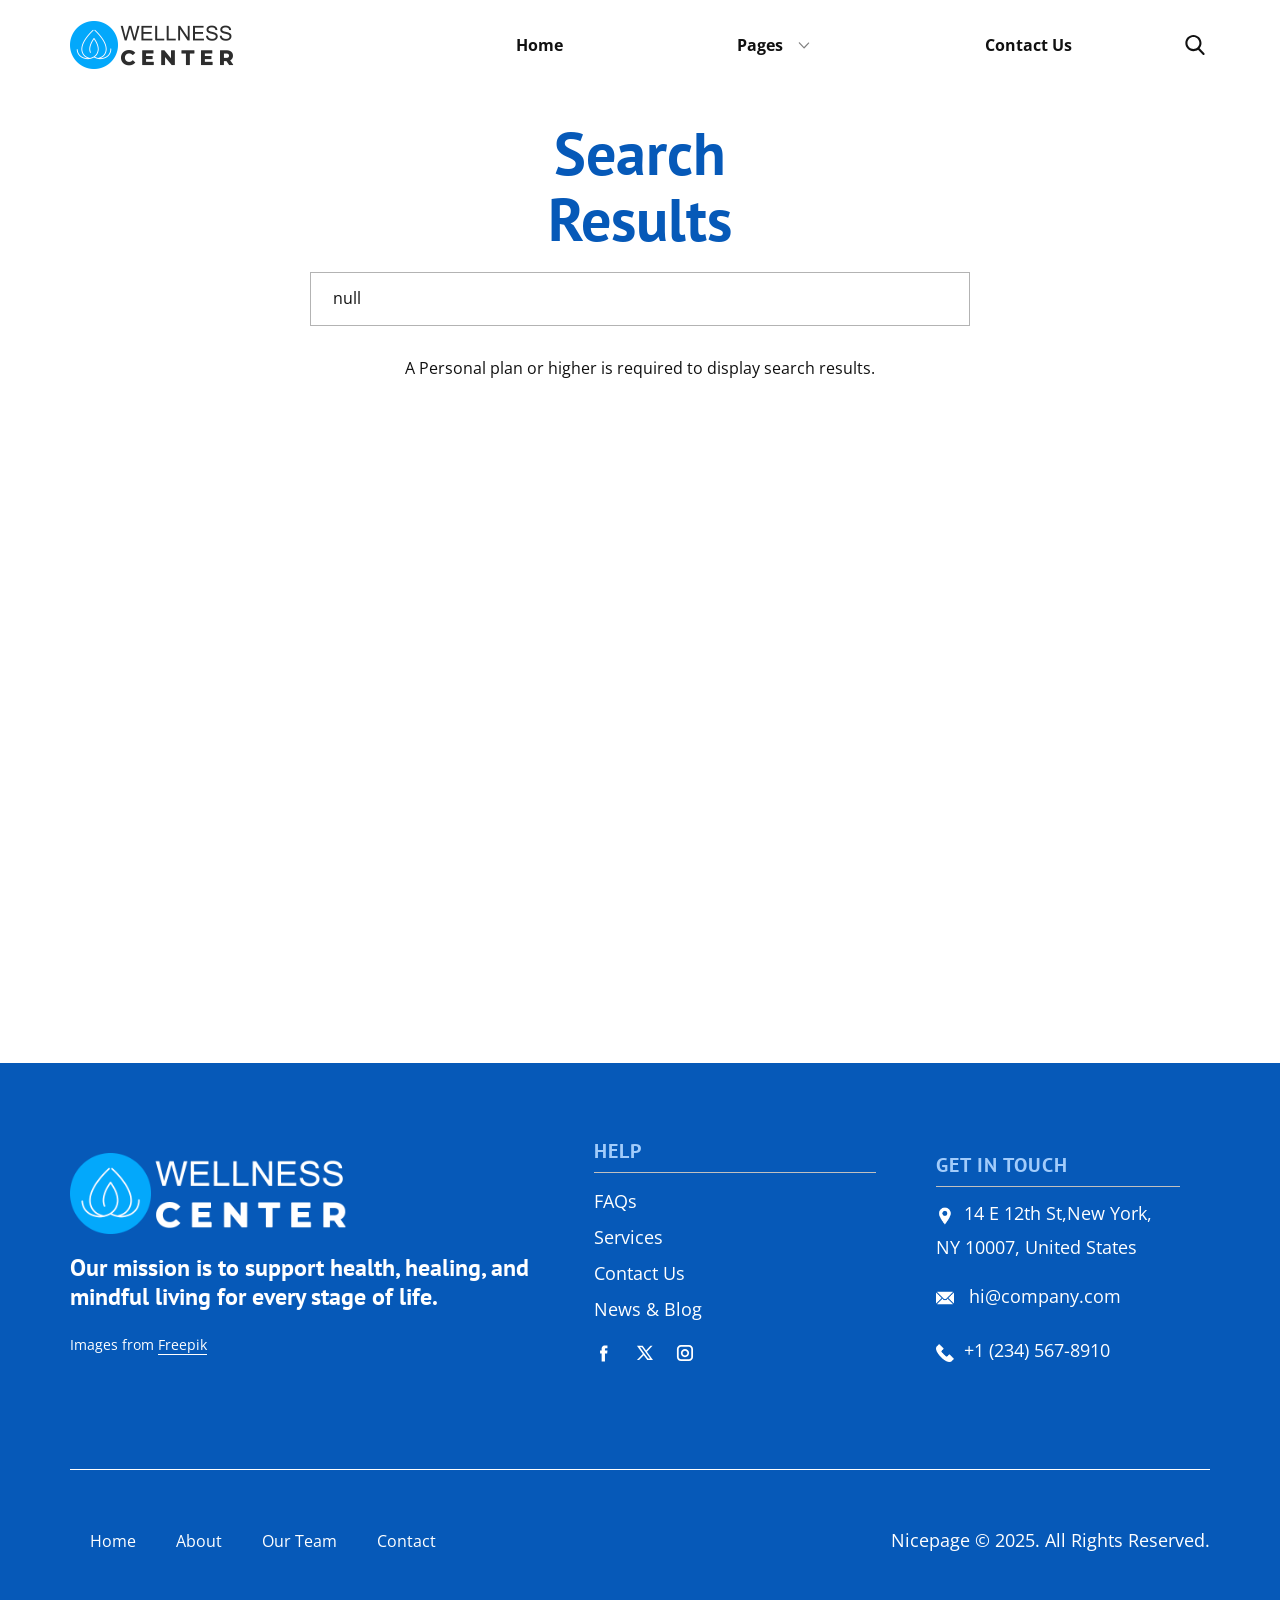
<file: search/search.html>
<!DOCTYPE html>
<html style="font-size: 16px;" lang="en"><head>
    <meta name="viewport" content="width=device-width, initial-scale=1.0">
    <meta charset="utf-8">
    <meta name="keywords" content="Search Results">
    <meta name="description" content="">
    <title>Search Page Template</title>
    <link rel="stylesheet" href="../nicepage.css" media="screen">
<link rel="stylesheet" href="../Search-Page-Template.css" media="screen">
    <script class="u-script" type="text/javascript" src="../jquery.js" defer=""></script>
    <script class="u-script" type="text/javascript" src="../nicepage.js" defer=""></script>
    <meta name="generator" content="Nicepage 8.4.0, nicepage.com">
    
    
    
    <link id="u-page-google-font" rel="stylesheet" href="https://fonts.googleapis.com/css2?display=swap&amp;family=PT+Sans:ital,wght@0,400;0,700;1,400;1,700&amp;family=Open+Sans:ital,wght@0,300;0,400;0,500;0,600;0,700;0,800;1,300;1,400;1,500;1,600;1,700;1,800">
    <script type="application/ld+json">{
		"@context": "http://schema.org",
		"@type": "Organization",
		"name": "",
		"logo": "images/logo-black.png",
		"sameAs": [
				"https://facebook.com/name",
				"https://twitter.com/name",
				"https://instagram.com/name"
		]
}</script>
    <meta name="theme-color" content="#0659b8">
    <meta name="twitter:site" content="@">
    <meta name="twitter:card" content="summary_large_image">
    <meta name="twitter:title" content="Search Page Template">
    <meta name="twitter:description" content="">
    <meta property="og:title" content="Search Page Template">
    <meta property="og:type" content="website">
  <meta data-intl-tel-input-cdn-path="intlTelInput/"></head>
  <body data-path-to-root="../" data-include-products="false" class="u-body u-xl-mode" data-lang="en"><header class="u-clearfix u-header u-header" id="header"><div class="u-clearfix u-sheet u-valign-middle u-valign-middle-xxl u-sheet-1">
        <a href="#" class="u-image u-logo u-image-1" data-image-width="656" data-image-height="192">
          <img src="../images/logo-black.png" class="u-logo-image u-logo-image-1">
        </a>
        <nav class="u-dropdown-icon u-menu u-menu-dropdown u-offcanvas u-menu-1" role="navigation" aria-label="Menu navigation">
          <div class="menu-collapse" style="font-size: 1rem; letter-spacing: 0px; font-weight: 700;">
            <a class="u-button-style u-custom-left-right-menu-spacing u-custom-padding-bottom u-custom-text-hover-color u-custom-top-bottom-menu-spacing u-hamburger-link u-nav-link u-text-active-palette-1-base u-text-hover-palette-2-base" href="#" tabindex="-1" aria-label="Open menu" aria-controls="261f">
              <svg class="u-svg-link" viewBox="0 0 24 24"><use xlink:href="#menu-hamburger"></use></svg>
              <svg class="u-svg-content" version="1.1" id="menu-hamburger" viewBox="0 0 16 16" x="0px" y="0px" xmlns:xlink="http://www.w3.org/1999/xlink" xmlns="http://www.w3.org/2000/svg"><g><rect y="1" width="16" height="2"></rect><rect y="7" width="16" height="2"></rect><rect y="13" width="16" height="2"></rect>
</g></svg>
            </a>
          </div>
          <div class="u-custom-menu u-nav-container">
            <ul class="u-nav u-unstyled u-nav-1" role="menubar"><li role="none" class="u-nav-item"><a role="menuitem" class="u-button-style u-nav-link u-text-active-palette-1-base u-text-hover-palette-1-base u-nav-link-2" href="../">Home</a>
</li><li role="none" class="u-nav-item"><a tabindex="-1" role="menuitem" class="u-button-style u-nav-link u-text-active-palette-1-base u-text-hover-palette-1-base u-nav-link-2" aria-haspopup="true" aria-current="page">Pages</a><div class="u-nav-popup"><ul role="menu" class="u-h-spacing-20 u-nav u-unstyled u-v-spacing-10" aria-label="Pages menu"><li role="none" class="u-nav-item"><a role="menuitem" class="u-active-palette-1-base u-button-style u-grey-5 u-hover-palette-1-base u-nav-link" href="../About.html">About Us</a>
</li><li role="none" class="u-nav-item"><a tabindex="-1" role="menuitem" class="u-active-palette-1-base u-button-style u-grey-5 u-hover-palette-1-base u-nav-link" href="#">Our Team</a>
</li><li role="none" class="u-nav-item"><a role="menuitem" class="u-active-palette-1-base u-button-style u-grey-5 u-hover-palette-1-base u-nav-link" href="../FAQ-Page.html">FAQ</a>
</li></ul>
</div>
</li><li role="none" class="u-nav-item"><a tabindex="-1" role="menuitem" class="u-button-style u-nav-link u-text-active-palette-1-base u-text-hover-palette-1-base u-nav-link-2" href="#">Contact Us</a>
</li></ul>
          </div>
          <div class="u-custom-menu u-nav-container-collapse" id="261f" role="region" aria-label="Menu panel">
            <div class="u-black u-container-style u-inner-container-layout u-opacity u-opacity-95 u-sidenav">
              <div class="u-inner-container-layout u-sidenav-overflow">
                <div class="u-menu-close" tabindex="-1" aria-label="Close menu"></div>
                <ul class="u-align-center u-nav u-popupmenu-items u-unstyled u-nav-3" role="menubar"><li role="none" class="u-nav-item"><a role="menuitem" class="u-button-style u-nav-link" href="../">Home</a>
</li><li role="none" class="u-nav-item"><a tabindex="-1" role="menuitem" class="u-button-style u-nav-link" aria-haspopup="true" aria-current="page">Pages</a><div class="u-nav-popup"><ul role="menu" class="u-h-spacing-20 u-nav u-unstyled u-v-spacing-10" aria-label="Pages menu"><li role="none" class="u-nav-item"><a role="menuitem" class="u-button-style u-nav-link" href="../About.html">About Us</a>
</li><li role="none" class="u-nav-item"><a tabindex="-1" role="menuitem" class="u-button-style u-nav-link" href="#">Our Team</a>
</li><li role="none" class="u-nav-item"><a role="menuitem" class="u-button-style u-nav-link" href="../FAQ-Page.html">FAQ</a>
</li></ul>
</div>
</li><li role="none" class="u-nav-item"><a tabindex="-1" role="menuitem" class="u-button-style u-nav-link" href="#">Contact Us</a>
</li></ul>
              </div>
            </div>
            <div class="u-black u-menu-overlay u-opacity u-opacity-70"></div>
          </div>
        </nav>
        <form action="#" class="u-search u-search-layout-icon u-search-left u-search-1" data-search-token="no-license" data-href="../search/search.html" data-page-id="474324083">
          <div class="u-search-overlay"></div>
          <button class="u-search-button" type="submit"><span class="u-search-icon u-search-icon-1">
              <svg class="u-svg-link" preserveAspectRatio="xMidYMin slice" viewBox="0 0 56.966 56.966"><use xlink:href="#svg-8e85"></use></svg>
              <svg xmlns="http://www.w3.org/2000/svg" xmlns:xlink="http://www.w3.org/1999/xlink" version="1.1" id="svg-8e85" x="0px" y="0px" viewBox="0 0 56.966 56.966" style="enable-background:new 0 0 56.966 56.966;" xml:space="preserve" class="u-svg-content"><path d="M55.146,51.887L41.588,37.786c3.486-4.144,5.396-9.358,5.396-14.786c0-12.682-10.318-23-23-23s-23,10.318-23,23  s10.318,23,23,23c4.761,0,9.298-1.436,13.177-4.162l13.661,14.208c0.571,0.593,1.339,0.92,2.162,0.92  c0.779,0,1.518-0.297,2.079-0.837C56.255,54.982,56.293,53.08,55.146,51.887z M23.984,6c9.374,0,17,7.626,17,17s-7.626,17-17,17  s-17-7.626-17-17S14.61,6,23.984,6z"></path></svg></span>
          </button>
          <input class="u-search-input" type="search" name="search" value="" placeholder="Search">
        </form>
      </div></header>
    <section class="u-clearfix u-section-1" id="block-2">
      <div class="u-clearfix u-sheet u-sheet-1">
        <h2 class="u-align-center u-text u-text-1"> Search Results</h2>
        <form action="#" class="u-border-1 u-border-grey-30 u-search u-search-left u-white u-search-1" data-search-token="no-license" data-href="../search/search.html" data-page-id="474324083">
          <button class="u-search-button" type="submit"><span class="u-search-icon u-spacing-10">
              <svg class="u-svg-link" preserveAspectRatio="xMidYMin slice" viewBox="0 0 56.966 56.966"><use xlink:href="#svg-6a57"></use></svg>
              <svg xmlns="http://www.w3.org/2000/svg" xmlns:xlink="http://www.w3.org/1999/xlink" version="1.1" id="svg-6a57" x="0px" y="0px" viewBox="0 0 56.966 56.966" style="enable-background:new 0 0 56.966 56.966;" xml:space="preserve" class="u-svg-content"><path d="M55.146,51.887L41.588,37.786c3.486-4.144,5.396-9.358,5.396-14.786c0-12.682-10.318-23-23-23s-23,10.318-23,23  s10.318,23,23,23c4.761,0,9.298-1.436,13.177-4.162l13.661,14.208c0.571,0.593,1.339,0.92,2.162,0.92  c0.779,0,1.518-0.297,2.079-0.837C56.255,54.982,56.293,53.08,55.146,51.887z M23.984,6c9.374,0,17,7.626,17,17s-7.626,17-17,17  s-17-7.626-17-17S14.61,6,23.984,6z"></path></svg></span>
          </button>
          <input class="u-search-input" type="search" name="search" value="" placeholder="Search">
        </form><!--blog--><!--blog_options_json--><!--{"type":"Recent","source":"","tags":"","count":"3"}--><!--/blog_options_json-->
        <div class="u-blog u-expanded-width u-layout-grid u-search-results u-blog-1" data-items-per-page="1" data-max-items="3">
          <div class="u-list-control"></div>
          <div class="u-repeater u-repeater-1"><!--blog_post-->
            <div class="u-align-left u-blog-post u-container-align-left u-container-style u-repeater-item u-search-result">
              <div class="u-container-layout u-similar-container u-container-layout-1"><!--blog_post_header-->
                <h4 class="u-blog-control u-text u-text-palette-1-base u-text-2">
                  <a class="u-post-header-link" href="../blog/post-5.html"><!--blog_post_header_content-->Search Result 1<!--/blog_post_header_content--></a>
                </h4><!--/blog_post_header--><!--blog_post_content-->
                <div class="u-blog-control u-post-content u-text u-text-3"><!--blog_post_content_content-->Paragraph. Lorem ipsum dolor sit amet, consectetur adipiscing elit. Curabitur id suscipit ex. Suspendisse rhoncus laoreet purus quis elementum. Phasellus sed efficitur dolor, et ultricies sapien. Quisque fringilla sit amet dolor commodo efficitur. Aliquam et sem odio. In ullamcorper nisi nunc, et molestie ipsum iaculis sit amet.<!--/blog_post_content_content--></div><!--/blog_post_content-->
              </div>
            </div><!--/blog_post--><!--blog_post-->
            <div class="u-align-left u-blog-post u-container-align-left u-container-style u-repeater-item u-search-result">
              <div class="u-container-layout u-similar-container u-container-layout-2"><!--blog_post_header-->
                <h4 class="u-blog-control u-text u-text-palette-1-base u-text-4">
                  <a class="u-post-header-link" href="../blog/post-4.html"><!--blog_post_header_content-->Search Result 2<!--/blog_post_header_content--></a>
                </h4><!--/blog_post_header--><!--blog_post_content-->
                <div class="u-blog-control u-post-content u-text u-text-5"><!--blog_post_content_content-->Paragraph. Lorem ipsum dolor sit amet, consectetur adipiscing elit. Curabitur id suscipit ex. Suspendisse rhoncus laoreet purus quis elementum. Phasellus sed efficitur dolor, et ultricies sapien. Quisque fringilla sit amet dolor commodo efficitur. Aliquam et sem odio. In ullamcorper nisi nunc, et molestie ipsum iaculis sit amet.<!--/blog_post_content_content--></div><!--/blog_post_content-->
              </div>
            </div><!--/blog_post--><!--blog_post-->
            <div class="u-align-left u-blog-post u-container-align-left u-container-style u-repeater-item u-search-result">
              <div class="u-container-layout u-similar-container u-container-layout-3"><!--blog_post_header-->
                <h4 class="u-blog-control u-text u-text-palette-1-base u-text-6">
                  <a class="u-post-header-link" href="../blog/post-3.html"><!--blog_post_header_content-->Search Result 3<!--/blog_post_header_content--></a>
                </h4><!--/blog_post_header--><!--blog_post_content-->
                <div class="u-blog-control u-post-content u-text u-text-7"><!--blog_post_content_content-->Paragraph. Lorem ipsum dolor sit amet, consectetur adipiscing elit. Curabitur id suscipit ex. Suspendisse rhoncus laoreet purus quis elementum. Phasellus sed efficitur dolor, et ultricies sapien. Quisque fringilla sit amet dolor commodo efficitur. Aliquam et sem odio. In ullamcorper nisi nunc, et molestie ipsum iaculis sit amet.<!--/blog_post_content_content--></div><!--/blog_post_content-->
              </div>
            </div><!--/blog_post-->
          </div>
          <div class="u-list-control"></div>
        </div><!--/blog-->
      </div>
    </section>
    
    
    
    <footer class="u-align-center-sm u-align-center-xs u-clearfix u-container-align-center u-footer u-palette-1-base" id="footer"><div class="u-clearfix u-sheet u-valign-middle u-sheet-1">
        <div class="data-layout-selected u-clearfix u-expanded-width u-layout-wrap u-layout-wrap-1">
          <div class="u-gutter-0 u-layout">
            <div class="u-layout-row">
              <div class="u-container-align-left u-container-style u-layout-cell u-shape-rectangle u-size-26-lg u-size-26-xl u-size-26-xxl u-size-40-md u-size-40-sm u-size-40-xs u-layout-cell-1">
                <div class="u-container-layout u-valign-top u-container-layout-1">
                  <a href="" class="u-image u-logo u-image-1" data-image-width="656" data-image-height="192">
                    <img src="../images/logo-white-1.png" class="u-logo-image u-logo-image-1">
                  </a>
                  <h4 class="u-align-left u-text u-text-default u-text-1"> Our mission is to support health, healing, and mindful living for every stage of life.</h4>
                  <p class="u-align-left u-text u-text-2">Images from <a href="https://www.freepik.com/" class="u-active-none u-border-1 u-border-active-palette-1-base u-border-hover-palette-1-base u-border-no-left u-border-no-right u-border-no-top u-border-white u-btn u-button-link u-button-style u-hover-none u-none u-text-body-alt-color u-btn-1" target="_blank" data-animation-name="" data-animation-duration="0" data-animation-delay="0" data-animation-direction="">Freepik</a>
                  </p>
                </div>
              </div>
              <div class="u-container-style u-layout-cell u-shape-rectangle u-size-18-lg u-size-18-xl u-size-18-xxl u-size-20-md u-size-20-sm u-size-20-xs u-layout-cell-2">
                <div class="u-container-layout u-valign-top u-container-layout-2">
                  <h5 class="u-align-left u-text u-text-3"> Help</h5>
                  <div class="u-align-left u-border-1 u-border-grey-25 u-border-no-bottom u-border-no-left u-expanded-width u-line u-line-horizontal u-line-1"></div>
                  <p class="u-align-left u-text u-text-4">
                    <a href="#" class="u-active-none u-border-1 u-border-active-white u-border-hover-white u-border-no-left u-border-no-right u-border-no-top u-btn u-button-link u-button-style u-hover-none u-none u-text-active-grey-10 u-text-body-alt-color u-text-hover-grey-10 u-btn-2" title="#" data-animation-name="" data-animation-duration="0" data-animation-delay="0" data-animation-direction=""> FAQs</a>
                    <a href="#" class="u-active-none u-border-1 u-border-active-white u-border-hover-white u-border-no-left u-border-no-right u-border-no-top u-btn u-button-link u-button-style u-hover-none u-none u-text-active-grey-10 u-text-body-alt-color u-text-hover-grey-10 u-btn-3" title="#" data-animation-name="" data-animation-duration="0" data-animation-delay="0" data-animation-direction="">
                      <br>Services
                    </a>
                    <br>
                    <a href="#" class="u-active-none u-border-1 u-border-active-white u-border-hover-white u-border-no-left u-border-no-right u-border-no-top u-btn u-button-link u-button-style u-hover-none u-none u-text-active-grey-10 u-text-body-alt-color u-text-hover-grey-10 u-btn-4" title="#" data-animation-name="" data-animation-duration="0" data-animation-delay="0" data-animation-direction=""> Contact Us<br>
                    </a>
                    <a href="#" class="u-active-none u-border-1 u-border-active-white u-border-hover-white u-border-no-left u-border-no-right u-border-no-top u-btn u-button-link u-button-style u-hover-none u-none u-text-active-grey-10 u-text-body-alt-color u-text-hover-grey-10 u-btn-5" data-animation-name="" data-animation-duration="0" data-animation-delay="0" data-animation-direction=""> News &amp; Blog</a>
                    <br>
                  </p>
                  <div class="u-social-icons u-social-icons-1">
                    <a class="u-social-url" title="facebook" target="_blank" href="https://facebook.com/name"><span class="u-icon u-social-facebook u-social-icon u-text-white u-icon-1"><svg class="u-svg-link" preserveAspectRatio="xMidYMin slice" viewBox="0 0 112 112" style=""><use xlink:href="#svg-58df"></use></svg><svg class="u-svg-content" viewBox="0 0 112 112" x="0" y="0" id="svg-58df"><path fill="currentColor" d="M75.5,28.8H65.4c-1.5,0-4,0.9-4,4.3v9.4h13.9l-1.5,15.8H61.4v45.1H42.8V58.3h-8.8V42.4h8.8V32.2
c0-7.4,3.4-18.8,18.8-18.8h13.8v15.4H75.5z"></path></svg></span>
                    </a>
                    <a class="u-social-url" title="twitter" target="_blank" href="https://twitter.com/name"><span class="u-icon u-social-icon u-social-twitter u-text-white u-icon-2"><svg class="u-svg-link" preserveAspectRatio="xMidYMin slice" viewBox="0 0 112.2 112.2" style=""><use xlink:href="#svg-e10a"></use></svg><svg class="u-svg-content" viewBox="0 0 112.2 112.2" x="0px" y="0px" id="svg-e10a"><path d="M67.1,49.1L98.6,16h-12L62,42L43.2,16H11l32.8,45.2L11,96h11.6l26.3-27.7L69.1,96H101L67.1,49.1z M55,61.9l-5.1-7L27.5,24.4
	h11.4l17.3,23.8l5.1,7.1l23.4,32.2H73.8L55,61.9z"></path></svg></span>
                    </a>
                    <a class="u-social-url" title="instagram" target="_blank" href="https://instagram.com/name"><span class="u-icon u-social-icon u-social-instagram u-text-white u-icon-3"><svg class="u-svg-link" preserveAspectRatio="xMidYMin slice" viewBox="0 0 112 112" style=""><use xlink:href="#svg-3bdf"></use></svg><svg class="u-svg-content" viewBox="0 0 112 112" x="0" y="0" id="svg-3bdf"><path fill="currentColor" d="M55.9,32.9c-12.8,0-23.2,10.4-23.2,23.2s10.4,23.2,23.2,23.2s23.2-10.4,23.2-23.2S68.7,32.9,55.9,32.9z
	 M55.9,69.4c-7.4,0-13.3-6-13.3-13.3c-0.1-7.4,6-13.3,13.3-13.3s13.3,6,13.3,13.3C69.3,63.5,63.3,69.4,55.9,69.4z"></path><path fill="currentColor" d="M78.2,11H33.5C21,11,10.8,21.3,10.8,33.7v44.7c0,12.6,10.2,22.8,22.7,22.8h44.7c12.6,0,22.7-10.2,22.7-22.7
	V33.7C100.8,21.1,90.6,11,78.2,11z M91,78.4c0,7.1-5.8,12.8-12.8,12.8H33.5c-7.1,0-12.8-5.8-12.8-12.8V33.7
	c0-7.1,5.8-12.8,12.8-12.8h44.7c7.1,0,12.8,5.8,12.8,12.8V78.4z"></path></svg></span>
                    </a>
                  </div>
                </div>
              </div>
              <div class="u-container-style u-layout-cell u-shape-rectangle u-size-16-lg u-size-16-xl u-size-16-xxl u-size-60-md u-size-60-sm u-size-60-xs u-layout-cell-3">
                <div class="u-container-layout u-valign-top u-container-layout-3">
                  <h5 class="u-align-left u-text u-text-5"> Get In Touch</h5>
                  <div class="u-align-left u-border-1 u-border-grey-25 u-border-no-bottom u-border-no-left u-expanded-width u-line u-line-horizontal u-line-2" data-animation-name="" data-animation-duration="0" data-animation-delay="0" data-animation-direction=""></div>
                  <p class="u-align-left u-text u-text-6"><span class="u-file-icon u-icon u-text-white u-icon-4"><img src="../images/1-b26c8bb7.png" alt=""></span>&nbsp;​​​​14 E 12th St,New York, NY 10007, United States
                  </p>
                  <p class="u-align-left u-text u-text-default u-text-7"><span class="u-file-icon u-icon u-text-white u-icon-5"><img src="../images/2-a85e65c4.png" alt=""></span>&nbsp; <a href="mailto:hi@car.repair.com" class="u-active-none u-border-1 u-border-active-white u-border-hover-white u-border-no-left u-border-no-right u-border-no-top u-btn u-button-link u-button-style u-hover-none u-none u-text-active-grey-10 u-text-body-alt-color u-text-hover-grey-10 u-btn-6" data-animation-name="" data-animation-duration="0" data-animation-delay="0" data-animation-direction="">hi@company.com</a>
                  </p>
                  <p class="u-align-left u-text u-text-8">
                    <a href="tel:+12345678910" class="u-active-none u-border-1 u-border-active-white u-border-hover-white u-border-no-left u-border-no-right u-border-no-top u-btn u-button-link u-button-style u-hover-none u-none u-text-active-grey-10 u-text-body-alt-color u-text-hover-grey-10 u-btn-7" data-animation-name="" data-animation-duration="0" data-animation-delay="0" data-animation-direction=""><span class="u-file-icon u-icon u-text-white u-icon-6"><img src="../images/3-c91f3b92.png" alt=""></span>&nbsp;​+1 (234) 567-8910
                    </a>
                  </p>
                </div>
              </div>
            </div>
          </div>
        </div>
        <div class="u-align-center u-border-1 u-border-white u-expanded-width u-line u-line-horizontal u-line-3"></div>
        <div class="data-layout-selected u-clearfix u-expanded-width u-layout-custom-xs u-layout-wrap u-layout-wrap-2">
          <div class="u-layout">
            <div class="u-layout-row">
              <div class="u-container-style u-layout-cell u-size-14-xs u-size-30-lg u-size-30-xl u-size-30-xxl u-size-60-md u-size-60-sm u-layout-cell-4">
                <div class="u-container-layout u-valign-middle u-container-layout-4">
                  <nav class="u-menu u-menu-dropdown u-offcanvas u-menu-1" data-responsive-from="XS" role="navigation">
                    <div class="menu-collapse">
                      <a class="u-button-style u-hamburger-link u-nav-link" aria-label="Open menu" aria-controls="e226" href="#">
                        <svg class="u-svg-link" viewBox="0 0 24 24"><use xlink:href="#svg-23e0"></use></svg>
                        <svg class="u-svg-content" version="1.1" id="svg-23e0" viewBox="0 0 16 16" x="0px" y="0px" xmlns:xlink="http://www.w3.org/1999/xlink" xmlns="http://www.w3.org/2000/svg"><g><rect y="1" width="16" height="2"></rect><rect y="7" width="16" height="2"></rect><rect y="13" width="16" height="2"></rect>
</g></svg>
                      </a>
                    </div>
                    <div class="u-custom-menu u-nav-container">
                      <ul class="u-nav u-unstyled" role="menubar"><li class="u-nav-item" role="none"><a class="u-button-style u-nav-link" href="#" tabindex="-1" role="menuitem" aria-haspopup="true" aria-expanded="false">Home</a>
</li><li class="u-nav-item" role="none"><a class="u-button-style u-nav-link" href="#" tabindex="-1" role="menuitem">About</a>
</li><li class="u-nav-item" role="none"><a class="u-button-style u-nav-link" href="#" tabindex="-1" role="menuitem">Our Team</a>
</li><li class="u-nav-item" role="none"><a class="u-button-style u-nav-link" href="#" tabindex="-1" role="menuitem">Contact</a>
</li></ul>
                    </div>
                    <div id="e226" role="region" aria-label="Menu panel" class="u-custom-menu u-nav-container-collapse">
                      <div class="u-black u-container-style u-inner-container-layout u-opacity u-opacity-95 u-sidenav">
                        <div class="u-inner-container-layout u-sidenav-overflow">
                          <div class="u-menu-close" aria-label="Close menu"></div>
                          <ul class="u-align-center u-nav u-popupmenu-items u-unstyled u-nav-2"><li class="u-nav-item"><a class="u-button-style u-nav-link" href="#">Home</a>
</li><li class="u-nav-item"><a class="u-button-style u-nav-link" href="#">About</a>
</li><li class="u-nav-item"><a class="u-button-style u-nav-link" href="#">Our Team</a>
</li><li class="u-nav-item"><a class="u-button-style u-nav-link" href="#">Contact</a>
</li></ul>
                        </div>
                      </div>
                      <div class="u-black u-menu-overlay u-opacity u-opacity-70"></div>
                    </div>
                    <style class="menu-style">@media (max-width: 539px) {
                    [data-responsive-from="XS"] .u-nav-container {
                        display: none;
                    }
                    [data-responsive-from="XS"] .menu-collapse {
                        display: block;
                    }
                }</style>
                  </nav>
                </div>
              </div>
              <div class="u-container-align-left-md u-container-align-left-sm u-container-align-left-xs u-container-align-right-lg u-container-align-right-xl u-container-align-right-xxl u-container-style u-layout-cell u-size-30-lg u-size-30-xl u-size-30-xxl u-size-46-xs u-size-60-md u-size-60-sm u-layout-cell-5">
                <div class="u-container-layout u-valign-middle u-container-layout-5">
                  <p class="u-align-left-md u-align-left-sm u-align-left-xs u-align-right-lg u-align-right-xl u-align-right-xxl u-text u-text-default u-text-9">Nicepage © 2025. All Rights Reserved.</p>
                </div>
              </div>
            </div>
          </div>
        </div>
      </div></footer>
    <section class="u-backlink u-clearfix u-grey-80"></section>
  
</body></html>
</file>
